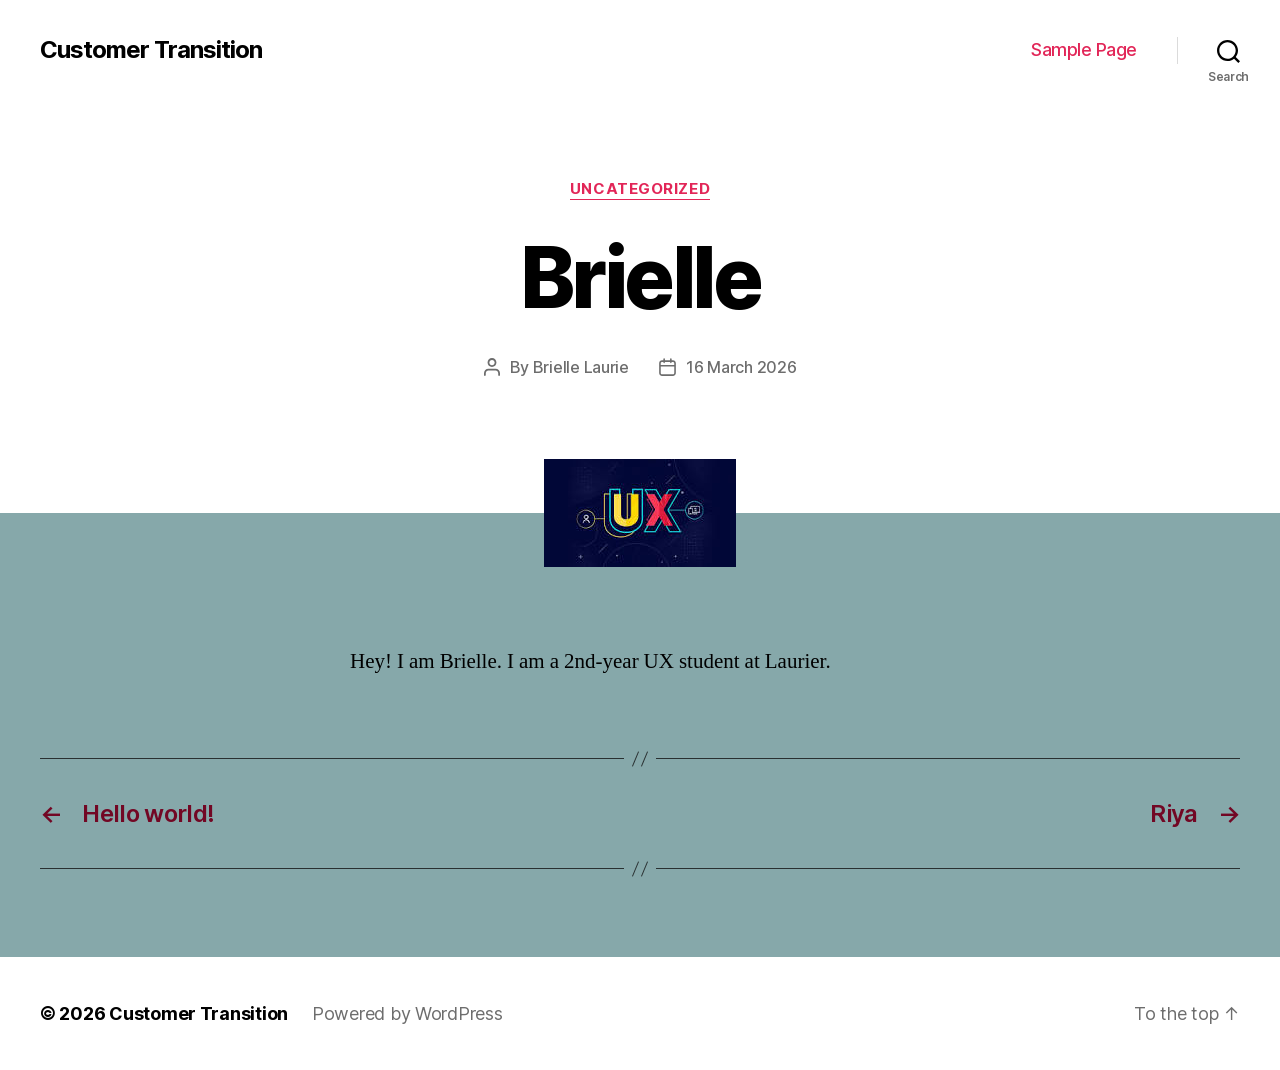
<file: brielle/index.html>
<!DOCTYPE html>

<html class="no-js" lang="en-CA">

	<head>

		<meta charset="UTF-8">
		<meta name="viewport" content="width=device-width, initial-scale=1.0">

		<link rel="profile" href="https://gmpg.org/xfn/11">

		<title>Brielle &#8211; Customer Transition</title>
<meta name='robots' content='max-image-preview:large' />
<link rel='dns-prefetch' href='//localhost' />
<link rel="alternate" type="application/rss+xml" title="Customer Transition &raquo; Feed" href="/feed/" />
<link rel="alternate" type="application/rss+xml" title="Customer Transition &raquo; Comments Feed" href="/comments/feed/" />
<link rel="alternate" type="application/rss+xml" title="Customer Transition &raquo; Brielle Comments Feed" href="/brielle/feed/" />
<link rel="alternate" title="oEmbed (JSON)" type="application/json+oembed" href="/wp-json/oembed/1.0/embed?url=http%3A%2F%2Flocalhost%3A8000%2Fbrielle%2F" />
<link rel="alternate" title="oEmbed (XML)" type="text/xml+oembed" href="/wp-json/oembed/1.0/embed?url=http%3A%2F%2Flocalhost%3A8000%2Fbrielle%2F&#038;format=xml" />
<script async src="https://www.googletagmanager.com/gtag/js?id=G-NSQG156VXY"></script>
<script>
var tinyGtagJsOptions = {"ga4":"G-NSQG156VXY"};
window.dataLayer || (dataLayer = []);
function gtag(){dataLayer.push(arguments);}
gtag('js', new Date());
gtag('config', "G-NSQG156VXY");
</script>
<style id='wp-img-auto-sizes-contain-inline-css'>
img:is([sizes=auto i],[sizes^="auto," i]){contain-intrinsic-size:3000px 1500px}
/*# sourceURL=wp-img-auto-sizes-contain-inline-css */
</style>
<style id='wp-emoji-styles-inline-css'>

	img.wp-smiley, img.emoji {
		display: inline !important;
		border: none !important;
		box-shadow: none !important;
		height: 1em !important;
		width: 1em !important;
		margin: 0 0.07em !important;
		vertical-align: -0.1em !important;
		background: none !important;
		padding: 0 !important;
	}
/*# sourceURL=wp-emoji-styles-inline-css */
</style>
<style id='wp-block-library-inline-css'>
:root{--wp-block-synced-color:#7a00df;--wp-block-synced-color--rgb:122,0,223;--wp-bound-block-color:var(--wp-block-synced-color);--wp-editor-canvas-background:#ddd;--wp-admin-theme-color:#007cba;--wp-admin-theme-color--rgb:0,124,186;--wp-admin-theme-color-darker-10:#006ba1;--wp-admin-theme-color-darker-10--rgb:0,107,160.5;--wp-admin-theme-color-darker-20:#005a87;--wp-admin-theme-color-darker-20--rgb:0,90,135;--wp-admin-border-width-focus:2px}@media (min-resolution:192dpi){:root{--wp-admin-border-width-focus:1.5px}}.wp-element-button{cursor:pointer}:root .has-very-light-gray-background-color{background-color:#eee}:root .has-very-dark-gray-background-color{background-color:#313131}:root .has-very-light-gray-color{color:#eee}:root .has-very-dark-gray-color{color:#313131}:root .has-vivid-green-cyan-to-vivid-cyan-blue-gradient-background{background:linear-gradient(135deg,#00d084,#0693e3)}:root .has-purple-crush-gradient-background{background:linear-gradient(135deg,#34e2e4,#4721fb 50%,#ab1dfe)}:root .has-hazy-dawn-gradient-background{background:linear-gradient(135deg,#faaca8,#dad0ec)}:root .has-subdued-olive-gradient-background{background:linear-gradient(135deg,#fafae1,#67a671)}:root .has-atomic-cream-gradient-background{background:linear-gradient(135deg,#fdd79a,#004a59)}:root .has-nightshade-gradient-background{background:linear-gradient(135deg,#330968,#31cdcf)}:root .has-midnight-gradient-background{background:linear-gradient(135deg,#020381,#2874fc)}:root{--wp--preset--font-size--normal:16px;--wp--preset--font-size--huge:42px}.has-regular-font-size{font-size:1em}.has-larger-font-size{font-size:2.625em}.has-normal-font-size{font-size:var(--wp--preset--font-size--normal)}.has-huge-font-size{font-size:var(--wp--preset--font-size--huge)}.has-text-align-center{text-align:center}.has-text-align-left{text-align:left}.has-text-align-right{text-align:right}.has-fit-text{white-space:nowrap!important}#end-resizable-editor-section{display:none}.aligncenter{clear:both}.items-justified-left{justify-content:flex-start}.items-justified-center{justify-content:center}.items-justified-right{justify-content:flex-end}.items-justified-space-between{justify-content:space-between}.screen-reader-text{border:0;clip-path:inset(50%);height:1px;margin:-1px;overflow:hidden;padding:0;position:absolute;width:1px;word-wrap:normal!important}.screen-reader-text:focus{background-color:#ddd;clip-path:none;color:#444;display:block;font-size:1em;height:auto;left:5px;line-height:normal;padding:15px 23px 14px;text-decoration:none;top:5px;width:auto;z-index:100000}html :where(.has-border-color){border-style:solid}html :where([style*=border-top-color]){border-top-style:solid}html :where([style*=border-right-color]){border-right-style:solid}html :where([style*=border-bottom-color]){border-bottom-style:solid}html :where([style*=border-left-color]){border-left-style:solid}html :where([style*=border-width]){border-style:solid}html :where([style*=border-top-width]){border-top-style:solid}html :where([style*=border-right-width]){border-right-style:solid}html :where([style*=border-bottom-width]){border-bottom-style:solid}html :where([style*=border-left-width]){border-left-style:solid}html :where(img[class*=wp-image-]){height:auto;max-width:100%}:where(figure){margin:0 0 1em}html :where(.is-position-sticky){--wp-admin--admin-bar--position-offset:var(--wp-admin--admin-bar--height,0px)}@media screen and (max-width:600px){html :where(.is-position-sticky){--wp-admin--admin-bar--position-offset:0px}}

/*# sourceURL=wp-block-library-inline-css */
</style>
<style id='wp-block-paragraph-inline-css'>
.is-small-text{font-size:.875em}.is-regular-text{font-size:1em}.is-large-text{font-size:2.25em}.is-larger-text{font-size:3em}.has-drop-cap:not(:focus):first-letter{float:left;font-size:8.4em;font-style:normal;font-weight:100;line-height:.68;margin:.05em .1em 0 0;text-transform:uppercase}body.rtl .has-drop-cap:not(:focus):first-letter{float:none;margin-left:.1em}p.has-drop-cap.has-background{overflow:hidden}:root :where(p.has-background){padding:1.25em 2.375em}:where(p.has-text-color:not(.has-link-color)) a{color:inherit}p.has-text-align-left[style*="writing-mode:vertical-lr"],p.has-text-align-right[style*="writing-mode:vertical-rl"]{rotate:180deg}
/*# sourceURL=/wp-includes/blocks/paragraph/style.min.css */
</style>

<style id='classic-theme-styles-inline-css'>
/*! This file is auto-generated */
.wp-block-button__link{color:#fff;background-color:#32373c;border-radius:9999px;box-shadow:none;text-decoration:none;padding:calc(.667em + 2px) calc(1.333em + 2px);font-size:1.125em}.wp-block-file__button{background:#32373c;color:#fff;text-decoration:none}
/*# sourceURL=/wp-includes/css/classic-themes.min.css */
</style>
<style id='global-styles-inline-css'>
:root{--wp--preset--aspect-ratio--square: 1;--wp--preset--aspect-ratio--4-3: 4/3;--wp--preset--aspect-ratio--3-4: 3/4;--wp--preset--aspect-ratio--3-2: 3/2;--wp--preset--aspect-ratio--2-3: 2/3;--wp--preset--aspect-ratio--16-9: 16/9;--wp--preset--aspect-ratio--9-16: 9/16;--wp--preset--color--black: #000000;--wp--preset--color--cyan-bluish-gray: #abb8c3;--wp--preset--color--white: #ffffff;--wp--preset--color--pale-pink: #f78da7;--wp--preset--color--vivid-red: #cf2e2e;--wp--preset--color--luminous-vivid-orange: #ff6900;--wp--preset--color--luminous-vivid-amber: #fcb900;--wp--preset--color--light-green-cyan: #7bdcb5;--wp--preset--color--vivid-green-cyan: #00d084;--wp--preset--color--pale-cyan-blue: #8ed1fc;--wp--preset--color--vivid-cyan-blue: #0693e3;--wp--preset--color--vivid-purple: #9b51e0;--wp--preset--color--accent: #720724;--wp--preset--color--primary: #000000;--wp--preset--color--secondary: #293031;--wp--preset--color--subtle-background: #658e8f;--wp--preset--color--background: #86a8aa;--wp--preset--gradient--vivid-cyan-blue-to-vivid-purple: linear-gradient(135deg,rgb(6,147,227) 0%,rgb(155,81,224) 100%);--wp--preset--gradient--light-green-cyan-to-vivid-green-cyan: linear-gradient(135deg,rgb(122,220,180) 0%,rgb(0,208,130) 100%);--wp--preset--gradient--luminous-vivid-amber-to-luminous-vivid-orange: linear-gradient(135deg,rgb(252,185,0) 0%,rgb(255,105,0) 100%);--wp--preset--gradient--luminous-vivid-orange-to-vivid-red: linear-gradient(135deg,rgb(255,105,0) 0%,rgb(207,46,46) 100%);--wp--preset--gradient--very-light-gray-to-cyan-bluish-gray: linear-gradient(135deg,rgb(238,238,238) 0%,rgb(169,184,195) 100%);--wp--preset--gradient--cool-to-warm-spectrum: linear-gradient(135deg,rgb(74,234,220) 0%,rgb(151,120,209) 20%,rgb(207,42,186) 40%,rgb(238,44,130) 60%,rgb(251,105,98) 80%,rgb(254,248,76) 100%);--wp--preset--gradient--blush-light-purple: linear-gradient(135deg,rgb(255,206,236) 0%,rgb(152,150,240) 100%);--wp--preset--gradient--blush-bordeaux: linear-gradient(135deg,rgb(254,205,165) 0%,rgb(254,45,45) 50%,rgb(107,0,62) 100%);--wp--preset--gradient--luminous-dusk: linear-gradient(135deg,rgb(255,203,112) 0%,rgb(199,81,192) 50%,rgb(65,88,208) 100%);--wp--preset--gradient--pale-ocean: linear-gradient(135deg,rgb(255,245,203) 0%,rgb(182,227,212) 50%,rgb(51,167,181) 100%);--wp--preset--gradient--electric-grass: linear-gradient(135deg,rgb(202,248,128) 0%,rgb(113,206,126) 100%);--wp--preset--gradient--midnight: linear-gradient(135deg,rgb(2,3,129) 0%,rgb(40,116,252) 100%);--wp--preset--font-size--small: 18px;--wp--preset--font-size--medium: 20px;--wp--preset--font-size--large: 26.25px;--wp--preset--font-size--x-large: 42px;--wp--preset--font-size--normal: 21px;--wp--preset--font-size--larger: 32px;--wp--preset--spacing--20: 0.44rem;--wp--preset--spacing--30: 0.67rem;--wp--preset--spacing--40: 1rem;--wp--preset--spacing--50: 1.5rem;--wp--preset--spacing--60: 2.25rem;--wp--preset--spacing--70: 3.38rem;--wp--preset--spacing--80: 5.06rem;--wp--preset--shadow--natural: 6px 6px 9px rgba(0, 0, 0, 0.2);--wp--preset--shadow--deep: 12px 12px 50px rgba(0, 0, 0, 0.4);--wp--preset--shadow--sharp: 6px 6px 0px rgba(0, 0, 0, 0.2);--wp--preset--shadow--outlined: 6px 6px 0px -3px rgb(255, 255, 255), 6px 6px rgb(0, 0, 0);--wp--preset--shadow--crisp: 6px 6px 0px rgb(0, 0, 0);}:where(.is-layout-flex){gap: 0.5em;}:where(.is-layout-grid){gap: 0.5em;}body .is-layout-flex{display: flex;}.is-layout-flex{flex-wrap: wrap;align-items: center;}.is-layout-flex > :is(*, div){margin: 0;}body .is-layout-grid{display: grid;}.is-layout-grid > :is(*, div){margin: 0;}:where(.wp-block-columns.is-layout-flex){gap: 2em;}:where(.wp-block-columns.is-layout-grid){gap: 2em;}:where(.wp-block-post-template.is-layout-flex){gap: 1.25em;}:where(.wp-block-post-template.is-layout-grid){gap: 1.25em;}.has-black-color{color: var(--wp--preset--color--black) !important;}.has-cyan-bluish-gray-color{color: var(--wp--preset--color--cyan-bluish-gray) !important;}.has-white-color{color: var(--wp--preset--color--white) !important;}.has-pale-pink-color{color: var(--wp--preset--color--pale-pink) !important;}.has-vivid-red-color{color: var(--wp--preset--color--vivid-red) !important;}.has-luminous-vivid-orange-color{color: var(--wp--preset--color--luminous-vivid-orange) !important;}.has-luminous-vivid-amber-color{color: var(--wp--preset--color--luminous-vivid-amber) !important;}.has-light-green-cyan-color{color: var(--wp--preset--color--light-green-cyan) !important;}.has-vivid-green-cyan-color{color: var(--wp--preset--color--vivid-green-cyan) !important;}.has-pale-cyan-blue-color{color: var(--wp--preset--color--pale-cyan-blue) !important;}.has-vivid-cyan-blue-color{color: var(--wp--preset--color--vivid-cyan-blue) !important;}.has-vivid-purple-color{color: var(--wp--preset--color--vivid-purple) !important;}.has-black-background-color{background-color: var(--wp--preset--color--black) !important;}.has-cyan-bluish-gray-background-color{background-color: var(--wp--preset--color--cyan-bluish-gray) !important;}.has-white-background-color{background-color: var(--wp--preset--color--white) !important;}.has-pale-pink-background-color{background-color: var(--wp--preset--color--pale-pink) !important;}.has-vivid-red-background-color{background-color: var(--wp--preset--color--vivid-red) !important;}.has-luminous-vivid-orange-background-color{background-color: var(--wp--preset--color--luminous-vivid-orange) !important;}.has-luminous-vivid-amber-background-color{background-color: var(--wp--preset--color--luminous-vivid-amber) !important;}.has-light-green-cyan-background-color{background-color: var(--wp--preset--color--light-green-cyan) !important;}.has-vivid-green-cyan-background-color{background-color: var(--wp--preset--color--vivid-green-cyan) !important;}.has-pale-cyan-blue-background-color{background-color: var(--wp--preset--color--pale-cyan-blue) !important;}.has-vivid-cyan-blue-background-color{background-color: var(--wp--preset--color--vivid-cyan-blue) !important;}.has-vivid-purple-background-color{background-color: var(--wp--preset--color--vivid-purple) !important;}.has-black-border-color{border-color: var(--wp--preset--color--black) !important;}.has-cyan-bluish-gray-border-color{border-color: var(--wp--preset--color--cyan-bluish-gray) !important;}.has-white-border-color{border-color: var(--wp--preset--color--white) !important;}.has-pale-pink-border-color{border-color: var(--wp--preset--color--pale-pink) !important;}.has-vivid-red-border-color{border-color: var(--wp--preset--color--vivid-red) !important;}.has-luminous-vivid-orange-border-color{border-color: var(--wp--preset--color--luminous-vivid-orange) !important;}.has-luminous-vivid-amber-border-color{border-color: var(--wp--preset--color--luminous-vivid-amber) !important;}.has-light-green-cyan-border-color{border-color: var(--wp--preset--color--light-green-cyan) !important;}.has-vivid-green-cyan-border-color{border-color: var(--wp--preset--color--vivid-green-cyan) !important;}.has-pale-cyan-blue-border-color{border-color: var(--wp--preset--color--pale-cyan-blue) !important;}.has-vivid-cyan-blue-border-color{border-color: var(--wp--preset--color--vivid-cyan-blue) !important;}.has-vivid-purple-border-color{border-color: var(--wp--preset--color--vivid-purple) !important;}.has-vivid-cyan-blue-to-vivid-purple-gradient-background{background: var(--wp--preset--gradient--vivid-cyan-blue-to-vivid-purple) !important;}.has-light-green-cyan-to-vivid-green-cyan-gradient-background{background: var(--wp--preset--gradient--light-green-cyan-to-vivid-green-cyan) !important;}.has-luminous-vivid-amber-to-luminous-vivid-orange-gradient-background{background: var(--wp--preset--gradient--luminous-vivid-amber-to-luminous-vivid-orange) !important;}.has-luminous-vivid-orange-to-vivid-red-gradient-background{background: var(--wp--preset--gradient--luminous-vivid-orange-to-vivid-red) !important;}.has-very-light-gray-to-cyan-bluish-gray-gradient-background{background: var(--wp--preset--gradient--very-light-gray-to-cyan-bluish-gray) !important;}.has-cool-to-warm-spectrum-gradient-background{background: var(--wp--preset--gradient--cool-to-warm-spectrum) !important;}.has-blush-light-purple-gradient-background{background: var(--wp--preset--gradient--blush-light-purple) !important;}.has-blush-bordeaux-gradient-background{background: var(--wp--preset--gradient--blush-bordeaux) !important;}.has-luminous-dusk-gradient-background{background: var(--wp--preset--gradient--luminous-dusk) !important;}.has-pale-ocean-gradient-background{background: var(--wp--preset--gradient--pale-ocean) !important;}.has-electric-grass-gradient-background{background: var(--wp--preset--gradient--electric-grass) !important;}.has-midnight-gradient-background{background: var(--wp--preset--gradient--midnight) !important;}.has-small-font-size{font-size: var(--wp--preset--font-size--small) !important;}.has-medium-font-size{font-size: var(--wp--preset--font-size--medium) !important;}.has-large-font-size{font-size: var(--wp--preset--font-size--large) !important;}.has-x-large-font-size{font-size: var(--wp--preset--font-size--x-large) !important;}
/*# sourceURL=global-styles-inline-css */
</style>

<link rel='stylesheet' id='twentytwenty-style-css' href='/wp-content/themes/twentytwenty/style.css?ver=3.0' media='all' />
<style id='twentytwenty-style-inline-css'>
.color-accent,.color-accent-hover:hover,.color-accent-hover:focus,:root .has-accent-color,.has-drop-cap:not(:focus):first-letter,.wp-block-button.is-style-outline,a { color: #720724; }blockquote,.border-color-accent,.border-color-accent-hover:hover,.border-color-accent-hover:focus { border-color: #720724; }button,.button,.faux-button,.wp-block-button__link,.wp-block-file .wp-block-file__button,input[type="button"],input[type="reset"],input[type="submit"],.bg-accent,.bg-accent-hover:hover,.bg-accent-hover:focus,:root .has-accent-background-color,.comment-reply-link { background-color: #720724; }.fill-children-accent,.fill-children-accent * { fill: #720724; }:root .has-background-color,button,.button,.faux-button,.wp-block-button__link,.wp-block-file__button,input[type="button"],input[type="reset"],input[type="submit"],.wp-block-button,.comment-reply-link,.has-background.has-primary-background-color:not(.has-text-color),.has-background.has-primary-background-color *:not(.has-text-color),.has-background.has-accent-background-color:not(.has-text-color),.has-background.has-accent-background-color *:not(.has-text-color) { color: #86a8aa; }:root .has-background-background-color { background-color: #86a8aa; }body,.entry-title a,:root .has-primary-color { color: #000000; }:root .has-primary-background-color { background-color: #000000; }cite,figcaption,.wp-caption-text,.post-meta,.entry-content .wp-block-archives li,.entry-content .wp-block-categories li,.entry-content .wp-block-latest-posts li,.wp-block-latest-comments__comment-date,.wp-block-latest-posts__post-date,.wp-block-embed figcaption,.wp-block-image figcaption,.wp-block-pullquote cite,.comment-metadata,.comment-respond .comment-notes,.comment-respond .logged-in-as,.pagination .dots,.entry-content hr:not(.has-background),hr.styled-separator,:root .has-secondary-color { color: #293031; }:root .has-secondary-background-color { background-color: #293031; }pre,fieldset,input,textarea,table,table *,hr { border-color: #658e8f; }caption,code,code,kbd,samp,.wp-block-table.is-style-stripes tbody tr:nth-child(odd),:root .has-subtle-background-background-color { background-color: #658e8f; }.wp-block-table.is-style-stripes { border-bottom-color: #658e8f; }.wp-block-latest-posts.is-grid li { border-top-color: #658e8f; }:root .has-subtle-background-color { color: #658e8f; }body:not(.overlay-header) .primary-menu > li > a,body:not(.overlay-header) .primary-menu > li > .icon,.modal-menu a,.footer-menu a, .footer-widgets a:where(:not(.wp-block-button__link)),#site-footer .wp-block-button.is-style-outline,.wp-block-pullquote:before,.singular:not(.overlay-header) .entry-header a,.archive-header a,.header-footer-group .color-accent,.header-footer-group .color-accent-hover:hover { color: #e22658; }.social-icons a,#site-footer button:not(.toggle),#site-footer .button,#site-footer .faux-button,#site-footer .wp-block-button__link,#site-footer .wp-block-file__button,#site-footer input[type="button"],#site-footer input[type="reset"],#site-footer input[type="submit"] { background-color: #e22658; }.social-icons a,body:not(.overlay-header) .primary-menu ul,.header-footer-group button,.header-footer-group .button,.header-footer-group .faux-button,.header-footer-group .wp-block-button:not(.is-style-outline) .wp-block-button__link,.header-footer-group .wp-block-file__button,.header-footer-group input[type="button"],.header-footer-group input[type="reset"],.header-footer-group input[type="submit"] { color: #ffffff; }#site-header,.footer-nav-widgets-wrapper,#site-footer,.menu-modal,.menu-modal-inner,.search-modal-inner,.archive-header,.singular .entry-header,.singular .featured-media:before,.wp-block-pullquote:before { background-color: #ffffff; }.header-footer-group,body:not(.overlay-header) #site-header .toggle,.menu-modal .toggle { color: #000000; }body:not(.overlay-header) .primary-menu ul { background-color: #000000; }body:not(.overlay-header) .primary-menu > li > ul:after { border-bottom-color: #000000; }body:not(.overlay-header) .primary-menu ul ul:after { border-left-color: #000000; }.site-description,body:not(.overlay-header) .toggle-inner .toggle-text,.widget .post-date,.widget .rss-date,.widget_archive li,.widget_categories li,.widget cite,.widget_pages li,.widget_meta li,.widget_nav_menu li,.powered-by-wordpress,.footer-credits .privacy-policy,.to-the-top,.singular .entry-header .post-meta,.singular:not(.overlay-header) .entry-header .post-meta a { color: #6d6d6d; }.header-footer-group pre,.header-footer-group fieldset,.header-footer-group input,.header-footer-group textarea,.header-footer-group table,.header-footer-group table *,.footer-nav-widgets-wrapper,#site-footer,.menu-modal nav *,.footer-widgets-outer-wrapper,.footer-top { border-color: #dbdbdb; }.header-footer-group table caption,body:not(.overlay-header) .header-inner .toggle-wrapper::before { background-color: #dbdbdb; }
/*# sourceURL=twentytwenty-style-inline-css */
</style>
<link rel='stylesheet' id='twentytwenty-fonts-css' href='/wp-content/themes/twentytwenty/assets/css/font-inter.css?ver=3.0' media='all' />
<link rel='stylesheet' id='twentytwenty-print-style-css' href='/wp-content/themes/twentytwenty/print.css?ver=3.0' media='print' />
<script src="/wp-content/themes/twentytwenty/assets/js/index.js?ver=3.0" id="twentytwenty-js-js" defer data-wp-strategy="defer"></script>
<link rel="https://api.w.org/" href="/wp-json/" /><link rel="alternate" title="JSON" type="application/json" href="/wp-json/wp/v2/posts/5" /><link rel="EditURI" type="application/rsd+xml" title="RSD" href="/xmlrpc.php?rsd" />
<meta name="generator" content="WordPress 6.9.4" />
<link rel="canonical" href="/brielle/" />
<link rel='shortlink' href='/?p=5' />
<script>
document.documentElement.className = document.documentElement.className.replace( 'no-js', 'js' );
//# sourceURL=twentytwenty_no_js_class
</script>
<style id="custom-background-css">
body.custom-background { background-color: #86a8aa; }
</style>
	
	</head>

	<body class="wp-singular post-template-default single single-post postid-5 single-format-standard custom-background wp-embed-responsive wp-theme-twentytwenty singular enable-search-modal has-post-thumbnail has-single-pagination showing-comments show-avatars footer-top-hidden">

		<a class="skip-link screen-reader-text" href="#site-content">Skip to the content</a>
		<header id="site-header" class="header-footer-group">

			<div class="header-inner section-inner">

				<div class="header-titles-wrapper">

					
						<button class="toggle search-toggle mobile-search-toggle" data-toggle-target=".search-modal" data-toggle-body-class="showing-search-modal" data-set-focus=".search-modal .search-field" aria-expanded="false">
							<span class="toggle-inner">
								<span class="toggle-icon">
									<svg class="svg-icon" aria-hidden="true" role="img" focusable="false" xmlns="https://www.w3.org/2000/svg" width="23" height="23" viewBox="0 0 23 23"><path d="M38.710696,48.0601792 L43,52.3494831 L41.3494831,54 L37.0601792,49.710696 C35.2632422,51.1481185 32.9839107,52.0076499 30.5038249,52.0076499 C24.7027226,52.0076499 20,47.3049272 20,41.5038249 C20,35.7027226 24.7027226,31 30.5038249,31 C36.3049272,31 41.0076499,35.7027226 41.0076499,41.5038249 C41.0076499,43.9839107 40.1481185,46.2632422 38.710696,48.0601792 Z M36.3875844,47.1716785 C37.8030221,45.7026647 38.6734666,43.7048964 38.6734666,41.5038249 C38.6734666,36.9918565 35.0157934,33.3341833 30.5038249,33.3341833 C25.9918565,33.3341833 22.3341833,36.9918565 22.3341833,41.5038249 C22.3341833,46.0157934 25.9918565,49.6734666 30.5038249,49.6734666 C32.7048964,49.6734666 34.7026647,48.8030221 36.1716785,47.3875844 C36.2023931,47.347638 36.2360451,47.3092237 36.2726343,47.2726343 C36.3092237,47.2360451 36.347638,47.2023931 36.3875844,47.1716785 Z" transform="translate(-20 -31)" /></svg>								</span>
								<span class="toggle-text">Search</span>
							</span>
						</button><!-- .search-toggle -->

					
					<div class="header-titles">

						<div class="site-title faux-heading"><a href="/" rel="home">Customer Transition</a></div>
					</div><!-- .header-titles -->

					<button class="toggle nav-toggle mobile-nav-toggle" data-toggle-target=".menu-modal"  data-toggle-body-class="showing-menu-modal" aria-expanded="false" data-set-focus=".close-nav-toggle">
						<span class="toggle-inner">
							<span class="toggle-icon">
								<svg class="svg-icon" aria-hidden="true" role="img" focusable="false" xmlns="https://www.w3.org/2000/svg" width="26" height="7" viewBox="0 0 26 7"><path fill-rule="evenodd" d="M332.5,45 C330.567003,45 329,43.4329966 329,41.5 C329,39.5670034 330.567003,38 332.5,38 C334.432997,38 336,39.5670034 336,41.5 C336,43.4329966 334.432997,45 332.5,45 Z M342,45 C340.067003,45 338.5,43.4329966 338.5,41.5 C338.5,39.5670034 340.067003,38 342,38 C343.932997,38 345.5,39.5670034 345.5,41.5 C345.5,43.4329966 343.932997,45 342,45 Z M351.5,45 C349.567003,45 348,43.4329966 348,41.5 C348,39.5670034 349.567003,38 351.5,38 C353.432997,38 355,39.5670034 355,41.5 C355,43.4329966 353.432997,45 351.5,45 Z" transform="translate(-329 -38)" /></svg>							</span>
							<span class="toggle-text">Menu</span>
						</span>
					</button><!-- .nav-toggle -->

				</div><!-- .header-titles-wrapper -->

				<div class="header-navigation-wrapper">

					
							<nav class="primary-menu-wrapper" aria-label="Horizontal">

								<ul class="primary-menu reset-list-style">

								<li class="page_item page-item-2"><a href="/sample-page/">Sample Page</a></li>

								</ul>

							</nav><!-- .primary-menu-wrapper -->

						
						<div class="header-toggles hide-no-js">

						
							<div class="toggle-wrapper search-toggle-wrapper">

								<button class="toggle search-toggle desktop-search-toggle" data-toggle-target=".search-modal" data-toggle-body-class="showing-search-modal" data-set-focus=".search-modal .search-field" aria-expanded="false">
									<span class="toggle-inner">
										<svg class="svg-icon" aria-hidden="true" role="img" focusable="false" xmlns="https://www.w3.org/2000/svg" width="23" height="23" viewBox="0 0 23 23"><path d="M38.710696,48.0601792 L43,52.3494831 L41.3494831,54 L37.0601792,49.710696 C35.2632422,51.1481185 32.9839107,52.0076499 30.5038249,52.0076499 C24.7027226,52.0076499 20,47.3049272 20,41.5038249 C20,35.7027226 24.7027226,31 30.5038249,31 C36.3049272,31 41.0076499,35.7027226 41.0076499,41.5038249 C41.0076499,43.9839107 40.1481185,46.2632422 38.710696,48.0601792 Z M36.3875844,47.1716785 C37.8030221,45.7026647 38.6734666,43.7048964 38.6734666,41.5038249 C38.6734666,36.9918565 35.0157934,33.3341833 30.5038249,33.3341833 C25.9918565,33.3341833 22.3341833,36.9918565 22.3341833,41.5038249 C22.3341833,46.0157934 25.9918565,49.6734666 30.5038249,49.6734666 C32.7048964,49.6734666 34.7026647,48.8030221 36.1716785,47.3875844 C36.2023931,47.347638 36.2360451,47.3092237 36.2726343,47.2726343 C36.3092237,47.2360451 36.347638,47.2023931 36.3875844,47.1716785 Z" transform="translate(-20 -31)" /></svg>										<span class="toggle-text">Search</span>
									</span>
								</button><!-- .search-toggle -->

							</div>

							
						</div><!-- .header-toggles -->
						
				</div><!-- .header-navigation-wrapper -->

			</div><!-- .header-inner -->

			<div class="search-modal cover-modal header-footer-group" data-modal-target-string=".search-modal" role="dialog" aria-modal="true" aria-label="Search">

	<div class="search-modal-inner modal-inner">

		<div class="section-inner">

			<form role="search" aria-label="Search for:" method="get" class="search-form" action="/">
	<label for="search-form-1">
		<span class="screen-reader-text">
			Search for:		</span>
		<input type="search" id="search-form-1" class="search-field" placeholder="Search &hellip;" value="" name="s" />
	</label>
	<input type="submit" class="search-submit" value="Search" />
</form>

			<button class="toggle search-untoggle close-search-toggle fill-children-current-color" data-toggle-target=".search-modal" data-toggle-body-class="showing-search-modal" data-set-focus=".search-modal .search-field">
				<span class="screen-reader-text">
					Close search				</span>
				<svg class="svg-icon" aria-hidden="true" role="img" focusable="false" xmlns="https://www.w3.org/2000/svg" width="16" height="16" viewBox="0 0 16 16"><polygon fill="" fill-rule="evenodd" points="6.852 7.649 .399 1.195 1.445 .149 7.899 6.602 14.352 .149 15.399 1.195 8.945 7.649 15.399 14.102 14.352 15.149 7.899 8.695 1.445 15.149 .399 14.102" /></svg>			</button><!-- .search-toggle -->

		</div><!-- .section-inner -->

	</div><!-- .search-modal-inner -->

</div><!-- .menu-modal -->

		</header><!-- #site-header -->

		
<div class="menu-modal cover-modal header-footer-group" data-modal-target-string=".menu-modal">

	<div class="menu-modal-inner modal-inner">

		<div class="menu-wrapper section-inner">

			<div class="menu-top">

				<button class="toggle close-nav-toggle fill-children-current-color" data-toggle-target=".menu-modal" data-toggle-body-class="showing-menu-modal" data-set-focus=".menu-modal">
					<span class="toggle-text">Close Menu</span>
					<svg class="svg-icon" aria-hidden="true" role="img" focusable="false" xmlns="https://www.w3.org/2000/svg" width="16" height="16" viewBox="0 0 16 16"><polygon fill="" fill-rule="evenodd" points="6.852 7.649 .399 1.195 1.445 .149 7.899 6.602 14.352 .149 15.399 1.195 8.945 7.649 15.399 14.102 14.352 15.149 7.899 8.695 1.445 15.149 .399 14.102" /></svg>				</button><!-- .nav-toggle -->

				
					<nav class="mobile-menu" aria-label="Mobile">

						<ul class="modal-menu reset-list-style">

						<li class="page_item page-item-2"><div class="ancestor-wrapper"><a href="/sample-page/">Sample Page</a></div><!-- .ancestor-wrapper --></li>

						</ul>

					</nav>

					
			</div><!-- .menu-top -->

			<div class="menu-bottom">

				
			</div><!-- .menu-bottom -->

		</div><!-- .menu-wrapper -->

	</div><!-- .menu-modal-inner -->

</div><!-- .menu-modal -->

<main id="site-content">

	
<article class="post-5 post type-post status-publish format-standard has-post-thumbnail hentry category-uncategorized" id="post-5">

	
<header class="entry-header has-text-align-center header-footer-group">

	<div class="entry-header-inner section-inner medium">

		
			<div class="entry-categories">
				<span class="screen-reader-text">
					Categories				</span>
				<div class="entry-categories-inner">
					<a href="/category/uncategorized/" rel="category tag">Uncategorized</a>				</div><!-- .entry-categories-inner -->
			</div><!-- .entry-categories -->

			<h1 class="entry-title">Brielle</h1>
		<div class="post-meta-wrapper post-meta-single post-meta-single-top">

			<ul class="post-meta">

									<li class="post-author meta-wrapper">
						<span class="meta-icon">
							<span class="screen-reader-text">
								Post author							</span>
							<svg class="svg-icon" aria-hidden="true" role="img" focusable="false" xmlns="https://www.w3.org/2000/svg" width="18" height="20" viewBox="0 0 18 20"><path fill="" d="M18,19 C18,19.5522847 17.5522847,20 17,20 C16.4477153,20 16,19.5522847 16,19 L16,17 C16,15.3431458 14.6568542,14 13,14 L5,14 C3.34314575,14 2,15.3431458 2,17 L2,19 C2,19.5522847 1.55228475,20 1,20 C0.44771525,20 0,19.5522847 0,19 L0,17 C0,14.2385763 2.23857625,12 5,12 L13,12 C15.7614237,12 18,14.2385763 18,17 L18,19 Z M9,10 C6.23857625,10 4,7.76142375 4,5 C4,2.23857625 6.23857625,0 9,0 C11.7614237,0 14,2.23857625 14,5 C14,7.76142375 11.7614237,10 9,10 Z M9,8 C10.6568542,8 12,6.65685425 12,5 C12,3.34314575 10.6568542,2 9,2 C7.34314575,2 6,3.34314575 6,5 C6,6.65685425 7.34314575,8 9,8 Z" /></svg>						</span>
						<span class="meta-text">
							By <a href="/author/brielle/">Brielle Laurie</a>						</span>
					</li>
										<li class="post-date meta-wrapper">
						<span class="meta-icon">
							<span class="screen-reader-text">
								Post date							</span>
							<svg class="svg-icon" aria-hidden="true" role="img" focusable="false" xmlns="https://www.w3.org/2000/svg" width="18" height="19" viewBox="0 0 18 19"><path fill="" d="M4.60069444,4.09375 L3.25,4.09375 C2.47334957,4.09375 1.84375,4.72334957 1.84375,5.5 L1.84375,7.26736111 L16.15625,7.26736111 L16.15625,5.5 C16.15625,4.72334957 15.5266504,4.09375 14.75,4.09375 L13.3993056,4.09375 L13.3993056,4.55555556 C13.3993056,5.02154581 13.0215458,5.39930556 12.5555556,5.39930556 C12.0895653,5.39930556 11.7118056,5.02154581 11.7118056,4.55555556 L11.7118056,4.09375 L6.28819444,4.09375 L6.28819444,4.55555556 C6.28819444,5.02154581 5.9104347,5.39930556 5.44444444,5.39930556 C4.97845419,5.39930556 4.60069444,5.02154581 4.60069444,4.55555556 L4.60069444,4.09375 Z M6.28819444,2.40625 L11.7118056,2.40625 L11.7118056,1 C11.7118056,0.534009742 12.0895653,0.15625 12.5555556,0.15625 C13.0215458,0.15625 13.3993056,0.534009742 13.3993056,1 L13.3993056,2.40625 L14.75,2.40625 C16.4586309,2.40625 17.84375,3.79136906 17.84375,5.5 L17.84375,15.875 C17.84375,17.5836309 16.4586309,18.96875 14.75,18.96875 L3.25,18.96875 C1.54136906,18.96875 0.15625,17.5836309 0.15625,15.875 L0.15625,5.5 C0.15625,3.79136906 1.54136906,2.40625 3.25,2.40625 L4.60069444,2.40625 L4.60069444,1 C4.60069444,0.534009742 4.97845419,0.15625 5.44444444,0.15625 C5.9104347,0.15625 6.28819444,0.534009742 6.28819444,1 L6.28819444,2.40625 Z M1.84375,8.95486111 L1.84375,15.875 C1.84375,16.6516504 2.47334957,17.28125 3.25,17.28125 L14.75,17.28125 C15.5266504,17.28125 16.15625,16.6516504 16.15625,15.875 L16.15625,8.95486111 L1.84375,8.95486111 Z" /></svg>						</span>
						<span class="meta-text">
							<a href="/brielle/">16 March 2026</a>
						</span>
					</li>
					
			</ul><!-- .post-meta -->

		</div><!-- .post-meta-wrapper -->

		
	</div><!-- .entry-header-inner -->

</header><!-- .entry-header -->

	<figure class="featured-media">

		<div class="featured-media-inner section-inner">

			<img width="192" height="108" src="/wp-content/uploads/2026/03/images.jpeg" class="attachment-post-thumbnail size-post-thumbnail wp-post-image" alt="" decoding="async" />
		</div><!-- .featured-media-inner -->

	</figure><!-- .featured-media -->

	
	<div class="post-inner thin ">

		<div class="entry-content">

			
<p>Hey! I am Brielle. I am a 2nd-year UX student at Laurier.</p>



<p></p>

		</div><!-- .entry-content -->

	</div><!-- .post-inner -->

	<div class="section-inner">
		
	</div><!-- .section-inner -->

	
	<nav class="pagination-single section-inner" aria-label="Post">

		<hr class="styled-separator is-style-wide" aria-hidden="true" />

		<div class="pagination-single-inner">

			
				<a class="previous-post" href="/hello-world/">
					<span class="arrow" aria-hidden="true">&larr;</span>
					<span class="title"><span class="title-inner">Hello world!</span></span>
				</a>

				
				<a class="next-post" href="/riya/">
					<span class="arrow" aria-hidden="true">&rarr;</span>
						<span class="title"><span class="title-inner">Riya</span></span>
				</a>
				
		</div><!-- .pagination-single-inner -->

		<hr class="styled-separator is-style-wide" aria-hidden="true" />

	</nav><!-- .pagination-single -->

	
</article><!-- .post -->

</main><!-- #site-content -->


			<footer id="site-footer" class="header-footer-group">

				<div class="section-inner">

					<div class="footer-credits">

						<p class="footer-copyright">&copy;
							2026							<a href="/">Customer Transition</a>
						</p><!-- .footer-copyright -->

						
						<p class="powered-by-wordpress">
							<a href="https://wordpress.org/">
								Powered by WordPress							</a>
						</p><!-- .powered-by-wordpress -->

					</div><!-- .footer-credits -->

					<a class="to-the-top" href="#site-header">
						<span class="to-the-top-long">
							To the top <span class="arrow" aria-hidden="true">&uarr;</span>						</span><!-- .to-the-top-long -->
						<span class="to-the-top-short">
							Up <span class="arrow" aria-hidden="true">&uarr;</span>						</span><!-- .to-the-top-short -->
					</a><!-- .to-the-top -->

				</div><!-- .section-inner -->

			</footer><!-- #site-footer -->

		<script type="speculationrules">
{"prefetch":[{"source":"document","where":{"and":[{"href_matches":"/*"},{"not":{"href_matches":["/wp-*.php","/wp-admin/*","/wp-content/uploads/*","/wp-content/*","/wp-content/plugins/*","/wp-content/themes/twentytwenty/*","/*\\?(.+)"]}},{"not":{"selector_matches":"a[rel~=\"nofollow\"]"}},{"not":{"selector_matches":".no-prefetch, .no-prefetch a"}}]},"eagerness":"conservative"}]}
</script>
<script id="wp-emoji-settings" type="application/json">
{"baseUrl":"https://s.w.org/images/core/emoji/17.0.2/72x72/","ext":".png","svgUrl":"https://s.w.org/images/core/emoji/17.0.2/svg/","svgExt":".svg","source":{"concatemoji":"/wp-includes/js/wp-emoji-release.min.js?ver=6.9.4"}}
</script>
<script type="module">
/*! This file is auto-generated */
const a=JSON.parse(document.getElementById("wp-emoji-settings").textContent),o=(window._wpemojiSettings=a,"wpEmojiSettingsSupports"),s=["flag","emoji"];function i(e){try{var t={supportTests:e,timestamp:(new Date).valueOf()};sessionStorage.setItem(o,JSON.stringify(t))}catch(e){}}function c(e,t,n){e.clearRect(0,0,e.canvas.width,e.canvas.height),e.fillText(t,0,0);t=new Uint32Array(e.getImageData(0,0,e.canvas.width,e.canvas.height).data);e.clearRect(0,0,e.canvas.width,e.canvas.height),e.fillText(n,0,0);const a=new Uint32Array(e.getImageData(0,0,e.canvas.width,e.canvas.height).data);return t.every((e,t)=>e===a[t])}function p(e,t){e.clearRect(0,0,e.canvas.width,e.canvas.height),e.fillText(t,0,0);var n=e.getImageData(16,16,1,1);for(let e=0;e<n.data.length;e++)if(0!==n.data[e])return!1;return!0}function u(e,t,n,a){switch(t){case"flag":return n(e,"\ud83c\udff3\ufe0f\u200d\u26a7\ufe0f","\ud83c\udff3\ufe0f\u200b\u26a7\ufe0f")?!1:!n(e,"\ud83c\udde8\ud83c\uddf6","\ud83c\udde8\u200b\ud83c\uddf6")&&!n(e,"\ud83c\udff4\udb40\udc67\udb40\udc62\udb40\udc65\udb40\udc6e\udb40\udc67\udb40\udc7f","\ud83c\udff4\u200b\udb40\udc67\u200b\udb40\udc62\u200b\udb40\udc65\u200b\udb40\udc6e\u200b\udb40\udc67\u200b\udb40\udc7f");case"emoji":return!a(e,"\ud83e\u1fac8")}return!1}function f(e,t,n,a){let r;const o=(r="undefined"!=typeof WorkerGlobalScope&&self instanceof WorkerGlobalScope?new OffscreenCanvas(300,150):document.createElement("canvas")).getContext("2d",{willReadFrequently:!0}),s=(o.textBaseline="top",o.font="600 32px Arial",{});return e.forEach(e=>{s[e]=t(o,e,n,a)}),s}function r(e){var t=document.createElement("script");t.src=e,t.defer=!0,document.head.appendChild(t)}a.supports={everything:!0,everythingExceptFlag:!0},new Promise(t=>{let n=function(){try{var e=JSON.parse(sessionStorage.getItem(o));if("object"==typeof e&&"number"==typeof e.timestamp&&(new Date).valueOf()<e.timestamp+604800&&"object"==typeof e.supportTests)return e.supportTests}catch(e){}return null}();if(!n){if("undefined"!=typeof Worker&&"undefined"!=typeof OffscreenCanvas&&"undefined"!=typeof URL&&URL.createObjectURL&&"undefined"!=typeof Blob)try{var e="postMessage("+f.toString()+"("+[JSON.stringify(s),u.toString(),c.toString(),p.toString()].join(",")+"));",a=new Blob([e],{type:"text/javascript"});const r=new Worker(URL.createObjectURL(a),{name:"wpTestEmojiSupports"});return void(r.onmessage=e=>{i(n=e.data),r.terminate(),t(n)})}catch(e){}i(n=f(s,u,c,p))}t(n)}).then(e=>{for(const n in e)a.supports[n]=e[n],a.supports.everything=a.supports.everything&&a.supports[n],"flag"!==n&&(a.supports.everythingExceptFlag=a.supports.everythingExceptFlag&&a.supports[n]);var t;a.supports.everythingExceptFlag=a.supports.everythingExceptFlag&&!a.supports.flag,a.supports.everything||((t=a.source||{}).concatemoji?r(t.concatemoji):t.wpemoji&&t.twemoji&&(r(t.twemoji),r(t.wpemoji)))});
//# sourceURL=/wp-includes/js/wp-emoji-loader.min.js
</script>

	</body>
</html>
</file>
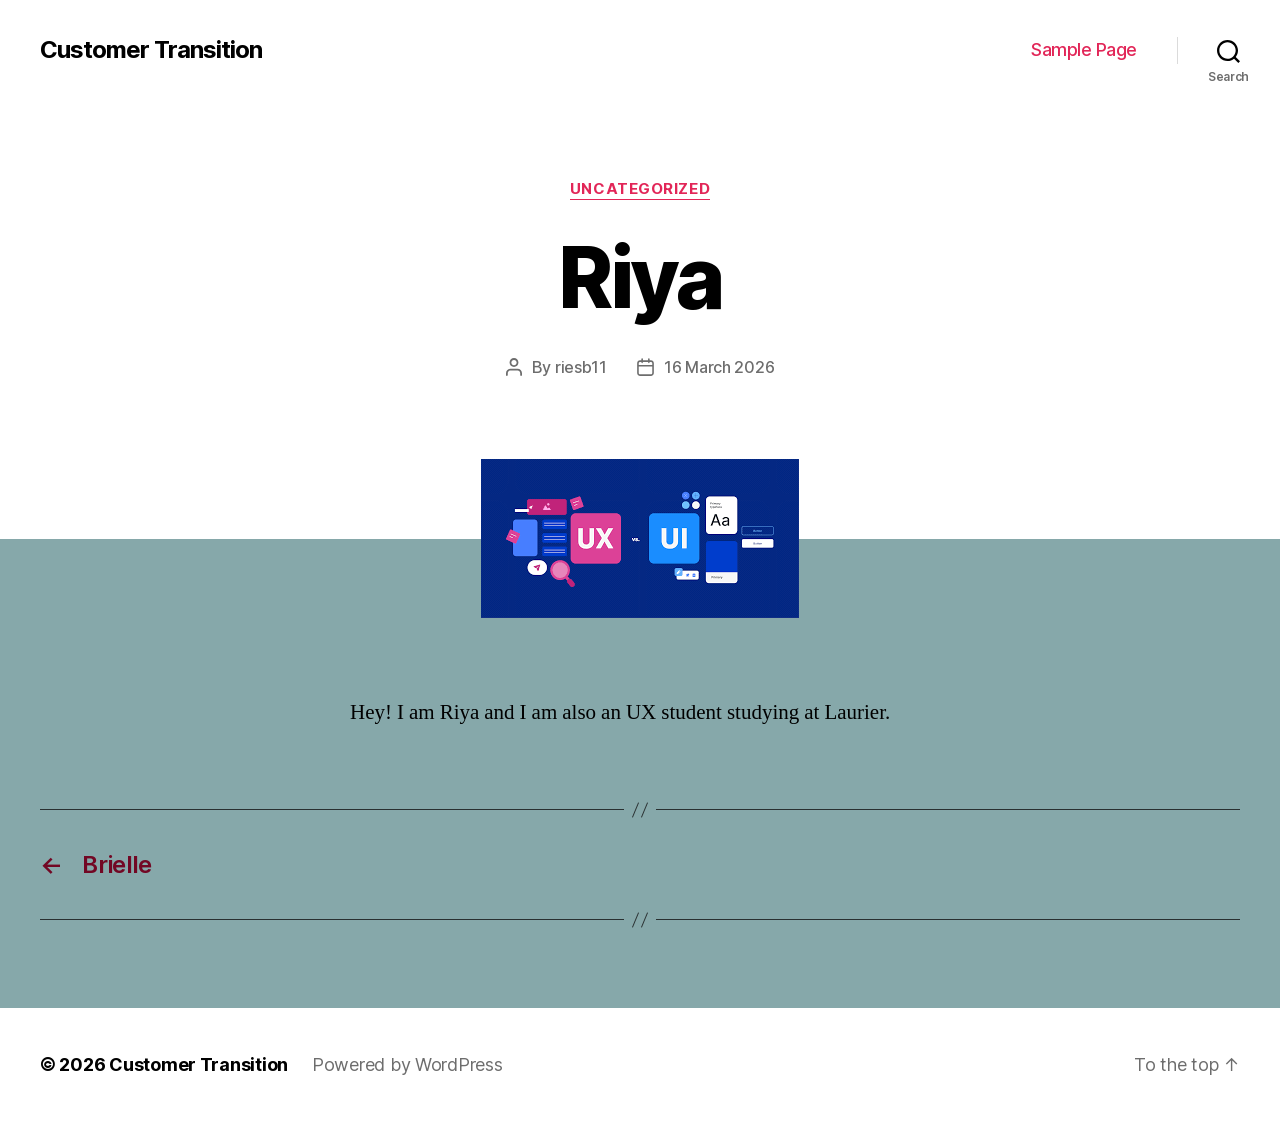
<file: riya/index.html>
<!DOCTYPE html>

<html class="no-js" lang="en-CA">

	<head>

		<meta charset="UTF-8">
		<meta name="viewport" content="width=device-width, initial-scale=1.0">

		<link rel="profile" href="https://gmpg.org/xfn/11">

		<title>Riya &#8211; Customer Transition</title>
<meta name='robots' content='max-image-preview:large' />
<link rel='dns-prefetch' href='//localhost' />
<link rel="alternate" type="application/rss+xml" title="Customer Transition &raquo; Feed" href="/feed/" />
<link rel="alternate" type="application/rss+xml" title="Customer Transition &raquo; Comments Feed" href="/comments/feed/" />
<link rel="alternate" type="application/rss+xml" title="Customer Transition &raquo; Riya Comments Feed" href="/riya/feed/" />
<link rel="alternate" title="oEmbed (JSON)" type="application/json+oembed" href="/wp-json/oembed/1.0/embed?url=http%3A%2F%2Flocalhost%3A8000%2Friya%2F" />
<link rel="alternate" title="oEmbed (XML)" type="text/xml+oembed" href="/wp-json/oembed/1.0/embed?url=http%3A%2F%2Flocalhost%3A8000%2Friya%2F&#038;format=xml" />
<script async src="https://www.googletagmanager.com/gtag/js?id=G-NSQG156VXY"></script>
<script>
var tinyGtagJsOptions = {"ga4":"G-NSQG156VXY"};
window.dataLayer || (dataLayer = []);
function gtag(){dataLayer.push(arguments);}
gtag('js', new Date());
gtag('config', "G-NSQG156VXY");
</script>
<style id='wp-img-auto-sizes-contain-inline-css'>
img:is([sizes=auto i],[sizes^="auto," i]){contain-intrinsic-size:3000px 1500px}
/*# sourceURL=wp-img-auto-sizes-contain-inline-css */
</style>
<style id='wp-emoji-styles-inline-css'>

	img.wp-smiley, img.emoji {
		display: inline !important;
		border: none !important;
		box-shadow: none !important;
		height: 1em !important;
		width: 1em !important;
		margin: 0 0.07em !important;
		vertical-align: -0.1em !important;
		background: none !important;
		padding: 0 !important;
	}
/*# sourceURL=wp-emoji-styles-inline-css */
</style>
<style id='wp-block-library-inline-css'>
:root{--wp-block-synced-color:#7a00df;--wp-block-synced-color--rgb:122,0,223;--wp-bound-block-color:var(--wp-block-synced-color);--wp-editor-canvas-background:#ddd;--wp-admin-theme-color:#007cba;--wp-admin-theme-color--rgb:0,124,186;--wp-admin-theme-color-darker-10:#006ba1;--wp-admin-theme-color-darker-10--rgb:0,107,160.5;--wp-admin-theme-color-darker-20:#005a87;--wp-admin-theme-color-darker-20--rgb:0,90,135;--wp-admin-border-width-focus:2px}@media (min-resolution:192dpi){:root{--wp-admin-border-width-focus:1.5px}}.wp-element-button{cursor:pointer}:root .has-very-light-gray-background-color{background-color:#eee}:root .has-very-dark-gray-background-color{background-color:#313131}:root .has-very-light-gray-color{color:#eee}:root .has-very-dark-gray-color{color:#313131}:root .has-vivid-green-cyan-to-vivid-cyan-blue-gradient-background{background:linear-gradient(135deg,#00d084,#0693e3)}:root .has-purple-crush-gradient-background{background:linear-gradient(135deg,#34e2e4,#4721fb 50%,#ab1dfe)}:root .has-hazy-dawn-gradient-background{background:linear-gradient(135deg,#faaca8,#dad0ec)}:root .has-subdued-olive-gradient-background{background:linear-gradient(135deg,#fafae1,#67a671)}:root .has-atomic-cream-gradient-background{background:linear-gradient(135deg,#fdd79a,#004a59)}:root .has-nightshade-gradient-background{background:linear-gradient(135deg,#330968,#31cdcf)}:root .has-midnight-gradient-background{background:linear-gradient(135deg,#020381,#2874fc)}:root{--wp--preset--font-size--normal:16px;--wp--preset--font-size--huge:42px}.has-regular-font-size{font-size:1em}.has-larger-font-size{font-size:2.625em}.has-normal-font-size{font-size:var(--wp--preset--font-size--normal)}.has-huge-font-size{font-size:var(--wp--preset--font-size--huge)}.has-text-align-center{text-align:center}.has-text-align-left{text-align:left}.has-text-align-right{text-align:right}.has-fit-text{white-space:nowrap!important}#end-resizable-editor-section{display:none}.aligncenter{clear:both}.items-justified-left{justify-content:flex-start}.items-justified-center{justify-content:center}.items-justified-right{justify-content:flex-end}.items-justified-space-between{justify-content:space-between}.screen-reader-text{border:0;clip-path:inset(50%);height:1px;margin:-1px;overflow:hidden;padding:0;position:absolute;width:1px;word-wrap:normal!important}.screen-reader-text:focus{background-color:#ddd;clip-path:none;color:#444;display:block;font-size:1em;height:auto;left:5px;line-height:normal;padding:15px 23px 14px;text-decoration:none;top:5px;width:auto;z-index:100000}html :where(.has-border-color){border-style:solid}html :where([style*=border-top-color]){border-top-style:solid}html :where([style*=border-right-color]){border-right-style:solid}html :where([style*=border-bottom-color]){border-bottom-style:solid}html :where([style*=border-left-color]){border-left-style:solid}html :where([style*=border-width]){border-style:solid}html :where([style*=border-top-width]){border-top-style:solid}html :where([style*=border-right-width]){border-right-style:solid}html :where([style*=border-bottom-width]){border-bottom-style:solid}html :where([style*=border-left-width]){border-left-style:solid}html :where(img[class*=wp-image-]){height:auto;max-width:100%}:where(figure){margin:0 0 1em}html :where(.is-position-sticky){--wp-admin--admin-bar--position-offset:var(--wp-admin--admin-bar--height,0px)}@media screen and (max-width:600px){html :where(.is-position-sticky){--wp-admin--admin-bar--position-offset:0px}}

/*# sourceURL=wp-block-library-inline-css */
</style>
<style id='wp-block-paragraph-inline-css'>
.is-small-text{font-size:.875em}.is-regular-text{font-size:1em}.is-large-text{font-size:2.25em}.is-larger-text{font-size:3em}.has-drop-cap:not(:focus):first-letter{float:left;font-size:8.4em;font-style:normal;font-weight:100;line-height:.68;margin:.05em .1em 0 0;text-transform:uppercase}body.rtl .has-drop-cap:not(:focus):first-letter{float:none;margin-left:.1em}p.has-drop-cap.has-background{overflow:hidden}:root :where(p.has-background){padding:1.25em 2.375em}:where(p.has-text-color:not(.has-link-color)) a{color:inherit}p.has-text-align-left[style*="writing-mode:vertical-lr"],p.has-text-align-right[style*="writing-mode:vertical-rl"]{rotate:180deg}
/*# sourceURL=/wp-includes/blocks/paragraph/style.min.css */
</style>

<style id='classic-theme-styles-inline-css'>
/*! This file is auto-generated */
.wp-block-button__link{color:#fff;background-color:#32373c;border-radius:9999px;box-shadow:none;text-decoration:none;padding:calc(.667em + 2px) calc(1.333em + 2px);font-size:1.125em}.wp-block-file__button{background:#32373c;color:#fff;text-decoration:none}
/*# sourceURL=/wp-includes/css/classic-themes.min.css */
</style>
<style id='global-styles-inline-css'>
:root{--wp--preset--aspect-ratio--square: 1;--wp--preset--aspect-ratio--4-3: 4/3;--wp--preset--aspect-ratio--3-4: 3/4;--wp--preset--aspect-ratio--3-2: 3/2;--wp--preset--aspect-ratio--2-3: 2/3;--wp--preset--aspect-ratio--16-9: 16/9;--wp--preset--aspect-ratio--9-16: 9/16;--wp--preset--color--black: #000000;--wp--preset--color--cyan-bluish-gray: #abb8c3;--wp--preset--color--white: #ffffff;--wp--preset--color--pale-pink: #f78da7;--wp--preset--color--vivid-red: #cf2e2e;--wp--preset--color--luminous-vivid-orange: #ff6900;--wp--preset--color--luminous-vivid-amber: #fcb900;--wp--preset--color--light-green-cyan: #7bdcb5;--wp--preset--color--vivid-green-cyan: #00d084;--wp--preset--color--pale-cyan-blue: #8ed1fc;--wp--preset--color--vivid-cyan-blue: #0693e3;--wp--preset--color--vivid-purple: #9b51e0;--wp--preset--color--accent: #720724;--wp--preset--color--primary: #000000;--wp--preset--color--secondary: #293031;--wp--preset--color--subtle-background: #658e8f;--wp--preset--color--background: #86a8aa;--wp--preset--gradient--vivid-cyan-blue-to-vivid-purple: linear-gradient(135deg,rgb(6,147,227) 0%,rgb(155,81,224) 100%);--wp--preset--gradient--light-green-cyan-to-vivid-green-cyan: linear-gradient(135deg,rgb(122,220,180) 0%,rgb(0,208,130) 100%);--wp--preset--gradient--luminous-vivid-amber-to-luminous-vivid-orange: linear-gradient(135deg,rgb(252,185,0) 0%,rgb(255,105,0) 100%);--wp--preset--gradient--luminous-vivid-orange-to-vivid-red: linear-gradient(135deg,rgb(255,105,0) 0%,rgb(207,46,46) 100%);--wp--preset--gradient--very-light-gray-to-cyan-bluish-gray: linear-gradient(135deg,rgb(238,238,238) 0%,rgb(169,184,195) 100%);--wp--preset--gradient--cool-to-warm-spectrum: linear-gradient(135deg,rgb(74,234,220) 0%,rgb(151,120,209) 20%,rgb(207,42,186) 40%,rgb(238,44,130) 60%,rgb(251,105,98) 80%,rgb(254,248,76) 100%);--wp--preset--gradient--blush-light-purple: linear-gradient(135deg,rgb(255,206,236) 0%,rgb(152,150,240) 100%);--wp--preset--gradient--blush-bordeaux: linear-gradient(135deg,rgb(254,205,165) 0%,rgb(254,45,45) 50%,rgb(107,0,62) 100%);--wp--preset--gradient--luminous-dusk: linear-gradient(135deg,rgb(255,203,112) 0%,rgb(199,81,192) 50%,rgb(65,88,208) 100%);--wp--preset--gradient--pale-ocean: linear-gradient(135deg,rgb(255,245,203) 0%,rgb(182,227,212) 50%,rgb(51,167,181) 100%);--wp--preset--gradient--electric-grass: linear-gradient(135deg,rgb(202,248,128) 0%,rgb(113,206,126) 100%);--wp--preset--gradient--midnight: linear-gradient(135deg,rgb(2,3,129) 0%,rgb(40,116,252) 100%);--wp--preset--font-size--small: 18px;--wp--preset--font-size--medium: 20px;--wp--preset--font-size--large: 26.25px;--wp--preset--font-size--x-large: 42px;--wp--preset--font-size--normal: 21px;--wp--preset--font-size--larger: 32px;--wp--preset--spacing--20: 0.44rem;--wp--preset--spacing--30: 0.67rem;--wp--preset--spacing--40: 1rem;--wp--preset--spacing--50: 1.5rem;--wp--preset--spacing--60: 2.25rem;--wp--preset--spacing--70: 3.38rem;--wp--preset--spacing--80: 5.06rem;--wp--preset--shadow--natural: 6px 6px 9px rgba(0, 0, 0, 0.2);--wp--preset--shadow--deep: 12px 12px 50px rgba(0, 0, 0, 0.4);--wp--preset--shadow--sharp: 6px 6px 0px rgba(0, 0, 0, 0.2);--wp--preset--shadow--outlined: 6px 6px 0px -3px rgb(255, 255, 255), 6px 6px rgb(0, 0, 0);--wp--preset--shadow--crisp: 6px 6px 0px rgb(0, 0, 0);}:where(.is-layout-flex){gap: 0.5em;}:where(.is-layout-grid){gap: 0.5em;}body .is-layout-flex{display: flex;}.is-layout-flex{flex-wrap: wrap;align-items: center;}.is-layout-flex > :is(*, div){margin: 0;}body .is-layout-grid{display: grid;}.is-layout-grid > :is(*, div){margin: 0;}:where(.wp-block-columns.is-layout-flex){gap: 2em;}:where(.wp-block-columns.is-layout-grid){gap: 2em;}:where(.wp-block-post-template.is-layout-flex){gap: 1.25em;}:where(.wp-block-post-template.is-layout-grid){gap: 1.25em;}.has-black-color{color: var(--wp--preset--color--black) !important;}.has-cyan-bluish-gray-color{color: var(--wp--preset--color--cyan-bluish-gray) !important;}.has-white-color{color: var(--wp--preset--color--white) !important;}.has-pale-pink-color{color: var(--wp--preset--color--pale-pink) !important;}.has-vivid-red-color{color: var(--wp--preset--color--vivid-red) !important;}.has-luminous-vivid-orange-color{color: var(--wp--preset--color--luminous-vivid-orange) !important;}.has-luminous-vivid-amber-color{color: var(--wp--preset--color--luminous-vivid-amber) !important;}.has-light-green-cyan-color{color: var(--wp--preset--color--light-green-cyan) !important;}.has-vivid-green-cyan-color{color: var(--wp--preset--color--vivid-green-cyan) !important;}.has-pale-cyan-blue-color{color: var(--wp--preset--color--pale-cyan-blue) !important;}.has-vivid-cyan-blue-color{color: var(--wp--preset--color--vivid-cyan-blue) !important;}.has-vivid-purple-color{color: var(--wp--preset--color--vivid-purple) !important;}.has-black-background-color{background-color: var(--wp--preset--color--black) !important;}.has-cyan-bluish-gray-background-color{background-color: var(--wp--preset--color--cyan-bluish-gray) !important;}.has-white-background-color{background-color: var(--wp--preset--color--white) !important;}.has-pale-pink-background-color{background-color: var(--wp--preset--color--pale-pink) !important;}.has-vivid-red-background-color{background-color: var(--wp--preset--color--vivid-red) !important;}.has-luminous-vivid-orange-background-color{background-color: var(--wp--preset--color--luminous-vivid-orange) !important;}.has-luminous-vivid-amber-background-color{background-color: var(--wp--preset--color--luminous-vivid-amber) !important;}.has-light-green-cyan-background-color{background-color: var(--wp--preset--color--light-green-cyan) !important;}.has-vivid-green-cyan-background-color{background-color: var(--wp--preset--color--vivid-green-cyan) !important;}.has-pale-cyan-blue-background-color{background-color: var(--wp--preset--color--pale-cyan-blue) !important;}.has-vivid-cyan-blue-background-color{background-color: var(--wp--preset--color--vivid-cyan-blue) !important;}.has-vivid-purple-background-color{background-color: var(--wp--preset--color--vivid-purple) !important;}.has-black-border-color{border-color: var(--wp--preset--color--black) !important;}.has-cyan-bluish-gray-border-color{border-color: var(--wp--preset--color--cyan-bluish-gray) !important;}.has-white-border-color{border-color: var(--wp--preset--color--white) !important;}.has-pale-pink-border-color{border-color: var(--wp--preset--color--pale-pink) !important;}.has-vivid-red-border-color{border-color: var(--wp--preset--color--vivid-red) !important;}.has-luminous-vivid-orange-border-color{border-color: var(--wp--preset--color--luminous-vivid-orange) !important;}.has-luminous-vivid-amber-border-color{border-color: var(--wp--preset--color--luminous-vivid-amber) !important;}.has-light-green-cyan-border-color{border-color: var(--wp--preset--color--light-green-cyan) !important;}.has-vivid-green-cyan-border-color{border-color: var(--wp--preset--color--vivid-green-cyan) !important;}.has-pale-cyan-blue-border-color{border-color: var(--wp--preset--color--pale-cyan-blue) !important;}.has-vivid-cyan-blue-border-color{border-color: var(--wp--preset--color--vivid-cyan-blue) !important;}.has-vivid-purple-border-color{border-color: var(--wp--preset--color--vivid-purple) !important;}.has-vivid-cyan-blue-to-vivid-purple-gradient-background{background: var(--wp--preset--gradient--vivid-cyan-blue-to-vivid-purple) !important;}.has-light-green-cyan-to-vivid-green-cyan-gradient-background{background: var(--wp--preset--gradient--light-green-cyan-to-vivid-green-cyan) !important;}.has-luminous-vivid-amber-to-luminous-vivid-orange-gradient-background{background: var(--wp--preset--gradient--luminous-vivid-amber-to-luminous-vivid-orange) !important;}.has-luminous-vivid-orange-to-vivid-red-gradient-background{background: var(--wp--preset--gradient--luminous-vivid-orange-to-vivid-red) !important;}.has-very-light-gray-to-cyan-bluish-gray-gradient-background{background: var(--wp--preset--gradient--very-light-gray-to-cyan-bluish-gray) !important;}.has-cool-to-warm-spectrum-gradient-background{background: var(--wp--preset--gradient--cool-to-warm-spectrum) !important;}.has-blush-light-purple-gradient-background{background: var(--wp--preset--gradient--blush-light-purple) !important;}.has-blush-bordeaux-gradient-background{background: var(--wp--preset--gradient--blush-bordeaux) !important;}.has-luminous-dusk-gradient-background{background: var(--wp--preset--gradient--luminous-dusk) !important;}.has-pale-ocean-gradient-background{background: var(--wp--preset--gradient--pale-ocean) !important;}.has-electric-grass-gradient-background{background: var(--wp--preset--gradient--electric-grass) !important;}.has-midnight-gradient-background{background: var(--wp--preset--gradient--midnight) !important;}.has-small-font-size{font-size: var(--wp--preset--font-size--small) !important;}.has-medium-font-size{font-size: var(--wp--preset--font-size--medium) !important;}.has-large-font-size{font-size: var(--wp--preset--font-size--large) !important;}.has-x-large-font-size{font-size: var(--wp--preset--font-size--x-large) !important;}
/*# sourceURL=global-styles-inline-css */
</style>

<link rel='stylesheet' id='twentytwenty-style-css' href='/wp-content/themes/twentytwenty/style.css?ver=3.0' media='all' />
<style id='twentytwenty-style-inline-css'>
.color-accent,.color-accent-hover:hover,.color-accent-hover:focus,:root .has-accent-color,.has-drop-cap:not(:focus):first-letter,.wp-block-button.is-style-outline,a { color: #720724; }blockquote,.border-color-accent,.border-color-accent-hover:hover,.border-color-accent-hover:focus { border-color: #720724; }button,.button,.faux-button,.wp-block-button__link,.wp-block-file .wp-block-file__button,input[type="button"],input[type="reset"],input[type="submit"],.bg-accent,.bg-accent-hover:hover,.bg-accent-hover:focus,:root .has-accent-background-color,.comment-reply-link { background-color: #720724; }.fill-children-accent,.fill-children-accent * { fill: #720724; }:root .has-background-color,button,.button,.faux-button,.wp-block-button__link,.wp-block-file__button,input[type="button"],input[type="reset"],input[type="submit"],.wp-block-button,.comment-reply-link,.has-background.has-primary-background-color:not(.has-text-color),.has-background.has-primary-background-color *:not(.has-text-color),.has-background.has-accent-background-color:not(.has-text-color),.has-background.has-accent-background-color *:not(.has-text-color) { color: #86a8aa; }:root .has-background-background-color { background-color: #86a8aa; }body,.entry-title a,:root .has-primary-color { color: #000000; }:root .has-primary-background-color { background-color: #000000; }cite,figcaption,.wp-caption-text,.post-meta,.entry-content .wp-block-archives li,.entry-content .wp-block-categories li,.entry-content .wp-block-latest-posts li,.wp-block-latest-comments__comment-date,.wp-block-latest-posts__post-date,.wp-block-embed figcaption,.wp-block-image figcaption,.wp-block-pullquote cite,.comment-metadata,.comment-respond .comment-notes,.comment-respond .logged-in-as,.pagination .dots,.entry-content hr:not(.has-background),hr.styled-separator,:root .has-secondary-color { color: #293031; }:root .has-secondary-background-color { background-color: #293031; }pre,fieldset,input,textarea,table,table *,hr { border-color: #658e8f; }caption,code,code,kbd,samp,.wp-block-table.is-style-stripes tbody tr:nth-child(odd),:root .has-subtle-background-background-color { background-color: #658e8f; }.wp-block-table.is-style-stripes { border-bottom-color: #658e8f; }.wp-block-latest-posts.is-grid li { border-top-color: #658e8f; }:root .has-subtle-background-color { color: #658e8f; }body:not(.overlay-header) .primary-menu > li > a,body:not(.overlay-header) .primary-menu > li > .icon,.modal-menu a,.footer-menu a, .footer-widgets a:where(:not(.wp-block-button__link)),#site-footer .wp-block-button.is-style-outline,.wp-block-pullquote:before,.singular:not(.overlay-header) .entry-header a,.archive-header a,.header-footer-group .color-accent,.header-footer-group .color-accent-hover:hover { color: #e22658; }.social-icons a,#site-footer button:not(.toggle),#site-footer .button,#site-footer .faux-button,#site-footer .wp-block-button__link,#site-footer .wp-block-file__button,#site-footer input[type="button"],#site-footer input[type="reset"],#site-footer input[type="submit"] { background-color: #e22658; }.social-icons a,body:not(.overlay-header) .primary-menu ul,.header-footer-group button,.header-footer-group .button,.header-footer-group .faux-button,.header-footer-group .wp-block-button:not(.is-style-outline) .wp-block-button__link,.header-footer-group .wp-block-file__button,.header-footer-group input[type="button"],.header-footer-group input[type="reset"],.header-footer-group input[type="submit"] { color: #ffffff; }#site-header,.footer-nav-widgets-wrapper,#site-footer,.menu-modal,.menu-modal-inner,.search-modal-inner,.archive-header,.singular .entry-header,.singular .featured-media:before,.wp-block-pullquote:before { background-color: #ffffff; }.header-footer-group,body:not(.overlay-header) #site-header .toggle,.menu-modal .toggle { color: #000000; }body:not(.overlay-header) .primary-menu ul { background-color: #000000; }body:not(.overlay-header) .primary-menu > li > ul:after { border-bottom-color: #000000; }body:not(.overlay-header) .primary-menu ul ul:after { border-left-color: #000000; }.site-description,body:not(.overlay-header) .toggle-inner .toggle-text,.widget .post-date,.widget .rss-date,.widget_archive li,.widget_categories li,.widget cite,.widget_pages li,.widget_meta li,.widget_nav_menu li,.powered-by-wordpress,.footer-credits .privacy-policy,.to-the-top,.singular .entry-header .post-meta,.singular:not(.overlay-header) .entry-header .post-meta a { color: #6d6d6d; }.header-footer-group pre,.header-footer-group fieldset,.header-footer-group input,.header-footer-group textarea,.header-footer-group table,.header-footer-group table *,.footer-nav-widgets-wrapper,#site-footer,.menu-modal nav *,.footer-widgets-outer-wrapper,.footer-top { border-color: #dbdbdb; }.header-footer-group table caption,body:not(.overlay-header) .header-inner .toggle-wrapper::before { background-color: #dbdbdb; }
/*# sourceURL=twentytwenty-style-inline-css */
</style>
<link rel='stylesheet' id='twentytwenty-fonts-css' href='/wp-content/themes/twentytwenty/assets/css/font-inter.css?ver=3.0' media='all' />
<link rel='stylesheet' id='twentytwenty-print-style-css' href='/wp-content/themes/twentytwenty/print.css?ver=3.0' media='print' />
<script src="/wp-content/themes/twentytwenty/assets/js/index.js?ver=3.0" id="twentytwenty-js-js" defer data-wp-strategy="defer"></script>
<link rel="https://api.w.org/" href="/wp-json/" /><link rel="alternate" title="JSON" type="application/json" href="/wp-json/wp/v2/posts/11" /><link rel="EditURI" type="application/rsd+xml" title="RSD" href="/xmlrpc.php?rsd" />
<meta name="generator" content="WordPress 6.9.4" />
<link rel="canonical" href="/riya/" />
<link rel='shortlink' href='/?p=11' />
<script>
document.documentElement.className = document.documentElement.className.replace( 'no-js', 'js' );
//# sourceURL=twentytwenty_no_js_class
</script>
<style id="custom-background-css">
body.custom-background { background-color: #86a8aa; }
</style>
	
	</head>

	<body class="wp-singular post-template-default single single-post postid-11 single-format-standard custom-background wp-embed-responsive wp-theme-twentytwenty singular enable-search-modal has-post-thumbnail has-single-pagination showing-comments show-avatars footer-top-hidden">

		<a class="skip-link screen-reader-text" href="#site-content">Skip to the content</a>
		<header id="site-header" class="header-footer-group">

			<div class="header-inner section-inner">

				<div class="header-titles-wrapper">

					
						<button class="toggle search-toggle mobile-search-toggle" data-toggle-target=".search-modal" data-toggle-body-class="showing-search-modal" data-set-focus=".search-modal .search-field" aria-expanded="false">
							<span class="toggle-inner">
								<span class="toggle-icon">
									<svg class="svg-icon" aria-hidden="true" role="img" focusable="false" xmlns="https://www.w3.org/2000/svg" width="23" height="23" viewBox="0 0 23 23"><path d="M38.710696,48.0601792 L43,52.3494831 L41.3494831,54 L37.0601792,49.710696 C35.2632422,51.1481185 32.9839107,52.0076499 30.5038249,52.0076499 C24.7027226,52.0076499 20,47.3049272 20,41.5038249 C20,35.7027226 24.7027226,31 30.5038249,31 C36.3049272,31 41.0076499,35.7027226 41.0076499,41.5038249 C41.0076499,43.9839107 40.1481185,46.2632422 38.710696,48.0601792 Z M36.3875844,47.1716785 C37.8030221,45.7026647 38.6734666,43.7048964 38.6734666,41.5038249 C38.6734666,36.9918565 35.0157934,33.3341833 30.5038249,33.3341833 C25.9918565,33.3341833 22.3341833,36.9918565 22.3341833,41.5038249 C22.3341833,46.0157934 25.9918565,49.6734666 30.5038249,49.6734666 C32.7048964,49.6734666 34.7026647,48.8030221 36.1716785,47.3875844 C36.2023931,47.347638 36.2360451,47.3092237 36.2726343,47.2726343 C36.3092237,47.2360451 36.347638,47.2023931 36.3875844,47.1716785 Z" transform="translate(-20 -31)" /></svg>								</span>
								<span class="toggle-text">Search</span>
							</span>
						</button><!-- .search-toggle -->

					
					<div class="header-titles">

						<div class="site-title faux-heading"><a href="/" rel="home">Customer Transition</a></div>
					</div><!-- .header-titles -->

					<button class="toggle nav-toggle mobile-nav-toggle" data-toggle-target=".menu-modal"  data-toggle-body-class="showing-menu-modal" aria-expanded="false" data-set-focus=".close-nav-toggle">
						<span class="toggle-inner">
							<span class="toggle-icon">
								<svg class="svg-icon" aria-hidden="true" role="img" focusable="false" xmlns="https://www.w3.org/2000/svg" width="26" height="7" viewBox="0 0 26 7"><path fill-rule="evenodd" d="M332.5,45 C330.567003,45 329,43.4329966 329,41.5 C329,39.5670034 330.567003,38 332.5,38 C334.432997,38 336,39.5670034 336,41.5 C336,43.4329966 334.432997,45 332.5,45 Z M342,45 C340.067003,45 338.5,43.4329966 338.5,41.5 C338.5,39.5670034 340.067003,38 342,38 C343.932997,38 345.5,39.5670034 345.5,41.5 C345.5,43.4329966 343.932997,45 342,45 Z M351.5,45 C349.567003,45 348,43.4329966 348,41.5 C348,39.5670034 349.567003,38 351.5,38 C353.432997,38 355,39.5670034 355,41.5 C355,43.4329966 353.432997,45 351.5,45 Z" transform="translate(-329 -38)" /></svg>							</span>
							<span class="toggle-text">Menu</span>
						</span>
					</button><!-- .nav-toggle -->

				</div><!-- .header-titles-wrapper -->

				<div class="header-navigation-wrapper">

					
							<nav class="primary-menu-wrapper" aria-label="Horizontal">

								<ul class="primary-menu reset-list-style">

								<li class="page_item page-item-2"><a href="/sample-page/">Sample Page</a></li>

								</ul>

							</nav><!-- .primary-menu-wrapper -->

						
						<div class="header-toggles hide-no-js">

						
							<div class="toggle-wrapper search-toggle-wrapper">

								<button class="toggle search-toggle desktop-search-toggle" data-toggle-target=".search-modal" data-toggle-body-class="showing-search-modal" data-set-focus=".search-modal .search-field" aria-expanded="false">
									<span class="toggle-inner">
										<svg class="svg-icon" aria-hidden="true" role="img" focusable="false" xmlns="https://www.w3.org/2000/svg" width="23" height="23" viewBox="0 0 23 23"><path d="M38.710696,48.0601792 L43,52.3494831 L41.3494831,54 L37.0601792,49.710696 C35.2632422,51.1481185 32.9839107,52.0076499 30.5038249,52.0076499 C24.7027226,52.0076499 20,47.3049272 20,41.5038249 C20,35.7027226 24.7027226,31 30.5038249,31 C36.3049272,31 41.0076499,35.7027226 41.0076499,41.5038249 C41.0076499,43.9839107 40.1481185,46.2632422 38.710696,48.0601792 Z M36.3875844,47.1716785 C37.8030221,45.7026647 38.6734666,43.7048964 38.6734666,41.5038249 C38.6734666,36.9918565 35.0157934,33.3341833 30.5038249,33.3341833 C25.9918565,33.3341833 22.3341833,36.9918565 22.3341833,41.5038249 C22.3341833,46.0157934 25.9918565,49.6734666 30.5038249,49.6734666 C32.7048964,49.6734666 34.7026647,48.8030221 36.1716785,47.3875844 C36.2023931,47.347638 36.2360451,47.3092237 36.2726343,47.2726343 C36.3092237,47.2360451 36.347638,47.2023931 36.3875844,47.1716785 Z" transform="translate(-20 -31)" /></svg>										<span class="toggle-text">Search</span>
									</span>
								</button><!-- .search-toggle -->

							</div>

							
						</div><!-- .header-toggles -->
						
				</div><!-- .header-navigation-wrapper -->

			</div><!-- .header-inner -->

			<div class="search-modal cover-modal header-footer-group" data-modal-target-string=".search-modal" role="dialog" aria-modal="true" aria-label="Search">

	<div class="search-modal-inner modal-inner">

		<div class="section-inner">

			<form role="search" aria-label="Search for:" method="get" class="search-form" action="/">
	<label for="search-form-1">
		<span class="screen-reader-text">
			Search for:		</span>
		<input type="search" id="search-form-1" class="search-field" placeholder="Search &hellip;" value="" name="s" />
	</label>
	<input type="submit" class="search-submit" value="Search" />
</form>

			<button class="toggle search-untoggle close-search-toggle fill-children-current-color" data-toggle-target=".search-modal" data-toggle-body-class="showing-search-modal" data-set-focus=".search-modal .search-field">
				<span class="screen-reader-text">
					Close search				</span>
				<svg class="svg-icon" aria-hidden="true" role="img" focusable="false" xmlns="https://www.w3.org/2000/svg" width="16" height="16" viewBox="0 0 16 16"><polygon fill="" fill-rule="evenodd" points="6.852 7.649 .399 1.195 1.445 .149 7.899 6.602 14.352 .149 15.399 1.195 8.945 7.649 15.399 14.102 14.352 15.149 7.899 8.695 1.445 15.149 .399 14.102" /></svg>			</button><!-- .search-toggle -->

		</div><!-- .section-inner -->

	</div><!-- .search-modal-inner -->

</div><!-- .menu-modal -->

		</header><!-- #site-header -->

		
<div class="menu-modal cover-modal header-footer-group" data-modal-target-string=".menu-modal">

	<div class="menu-modal-inner modal-inner">

		<div class="menu-wrapper section-inner">

			<div class="menu-top">

				<button class="toggle close-nav-toggle fill-children-current-color" data-toggle-target=".menu-modal" data-toggle-body-class="showing-menu-modal" data-set-focus=".menu-modal">
					<span class="toggle-text">Close Menu</span>
					<svg class="svg-icon" aria-hidden="true" role="img" focusable="false" xmlns="https://www.w3.org/2000/svg" width="16" height="16" viewBox="0 0 16 16"><polygon fill="" fill-rule="evenodd" points="6.852 7.649 .399 1.195 1.445 .149 7.899 6.602 14.352 .149 15.399 1.195 8.945 7.649 15.399 14.102 14.352 15.149 7.899 8.695 1.445 15.149 .399 14.102" /></svg>				</button><!-- .nav-toggle -->

				
					<nav class="mobile-menu" aria-label="Mobile">

						<ul class="modal-menu reset-list-style">

						<li class="page_item page-item-2"><div class="ancestor-wrapper"><a href="/sample-page/">Sample Page</a></div><!-- .ancestor-wrapper --></li>

						</ul>

					</nav>

					
			</div><!-- .menu-top -->

			<div class="menu-bottom">

				
			</div><!-- .menu-bottom -->

		</div><!-- .menu-wrapper -->

	</div><!-- .menu-modal-inner -->

</div><!-- .menu-modal -->

<main id="site-content">

	
<article class="post-11 post type-post status-publish format-standard has-post-thumbnail hentry category-uncategorized" id="post-11">

	
<header class="entry-header has-text-align-center header-footer-group">

	<div class="entry-header-inner section-inner medium">

		
			<div class="entry-categories">
				<span class="screen-reader-text">
					Categories				</span>
				<div class="entry-categories-inner">
					<a href="/category/uncategorized/" rel="category tag">Uncategorized</a>				</div><!-- .entry-categories-inner -->
			</div><!-- .entry-categories -->

			<h1 class="entry-title">Riya</h1>
		<div class="post-meta-wrapper post-meta-single post-meta-single-top">

			<ul class="post-meta">

									<li class="post-author meta-wrapper">
						<span class="meta-icon">
							<span class="screen-reader-text">
								Post author							</span>
							<svg class="svg-icon" aria-hidden="true" role="img" focusable="false" xmlns="https://www.w3.org/2000/svg" width="18" height="20" viewBox="0 0 18 20"><path fill="" d="M18,19 C18,19.5522847 17.5522847,20 17,20 C16.4477153,20 16,19.5522847 16,19 L16,17 C16,15.3431458 14.6568542,14 13,14 L5,14 C3.34314575,14 2,15.3431458 2,17 L2,19 C2,19.5522847 1.55228475,20 1,20 C0.44771525,20 0,19.5522847 0,19 L0,17 C0,14.2385763 2.23857625,12 5,12 L13,12 C15.7614237,12 18,14.2385763 18,17 L18,19 Z M9,10 C6.23857625,10 4,7.76142375 4,5 C4,2.23857625 6.23857625,0 9,0 C11.7614237,0 14,2.23857625 14,5 C14,7.76142375 11.7614237,10 9,10 Z M9,8 C10.6568542,8 12,6.65685425 12,5 C12,3.34314575 10.6568542,2 9,2 C7.34314575,2 6,3.34314575 6,5 C6,6.65685425 7.34314575,8 9,8 Z" /></svg>						</span>
						<span class="meta-text">
							By <a href="/author/riesb11/">riesb11</a>						</span>
					</li>
										<li class="post-date meta-wrapper">
						<span class="meta-icon">
							<span class="screen-reader-text">
								Post date							</span>
							<svg class="svg-icon" aria-hidden="true" role="img" focusable="false" xmlns="https://www.w3.org/2000/svg" width="18" height="19" viewBox="0 0 18 19"><path fill="" d="M4.60069444,4.09375 L3.25,4.09375 C2.47334957,4.09375 1.84375,4.72334957 1.84375,5.5 L1.84375,7.26736111 L16.15625,7.26736111 L16.15625,5.5 C16.15625,4.72334957 15.5266504,4.09375 14.75,4.09375 L13.3993056,4.09375 L13.3993056,4.55555556 C13.3993056,5.02154581 13.0215458,5.39930556 12.5555556,5.39930556 C12.0895653,5.39930556 11.7118056,5.02154581 11.7118056,4.55555556 L11.7118056,4.09375 L6.28819444,4.09375 L6.28819444,4.55555556 C6.28819444,5.02154581 5.9104347,5.39930556 5.44444444,5.39930556 C4.97845419,5.39930556 4.60069444,5.02154581 4.60069444,4.55555556 L4.60069444,4.09375 Z M6.28819444,2.40625 L11.7118056,2.40625 L11.7118056,1 C11.7118056,0.534009742 12.0895653,0.15625 12.5555556,0.15625 C13.0215458,0.15625 13.3993056,0.534009742 13.3993056,1 L13.3993056,2.40625 L14.75,2.40625 C16.4586309,2.40625 17.84375,3.79136906 17.84375,5.5 L17.84375,15.875 C17.84375,17.5836309 16.4586309,18.96875 14.75,18.96875 L3.25,18.96875 C1.54136906,18.96875 0.15625,17.5836309 0.15625,15.875 L0.15625,5.5 C0.15625,3.79136906 1.54136906,2.40625 3.25,2.40625 L4.60069444,2.40625 L4.60069444,1 C4.60069444,0.534009742 4.97845419,0.15625 5.44444444,0.15625 C5.9104347,0.15625 6.28819444,0.534009742 6.28819444,1 L6.28819444,2.40625 Z M1.84375,8.95486111 L1.84375,15.875 C1.84375,16.6516504 2.47334957,17.28125 3.25,17.28125 L14.75,17.28125 C15.5266504,17.28125 16.15625,16.6516504 16.15625,15.875 L16.15625,8.95486111 L1.84375,8.95486111 Z" /></svg>						</span>
						<span class="meta-text">
							<a href="/riya/">16 March 2026</a>
						</span>
					</li>
					
			</ul><!-- .post-meta -->

		</div><!-- .post-meta-wrapper -->

		
	</div><!-- .entry-header-inner -->

</header><!-- .entry-header -->

	<figure class="featured-media">

		<div class="featured-media-inner section-inner">

			<img width="318" height="159" src="/wp-content/uploads/2026/03/download.png" class="attachment-post-thumbnail size-post-thumbnail wp-post-image" alt="" decoding="async" fetchpriority="high" srcset="/wp-content/uploads/2026/03/download.png 318w, /wp-content/uploads/2026/03/download-300x150.png 300w" sizes="(max-width: 318px) 100vw, 318px" />
		</div><!-- .featured-media-inner -->

	</figure><!-- .featured-media -->

	
	<div class="post-inner thin ">

		<div class="entry-content">

			
<p>Hey! I am Riya and I am also an UX student studying at Laurier.</p>

		</div><!-- .entry-content -->

	</div><!-- .post-inner -->

	<div class="section-inner">
		
	</div><!-- .section-inner -->

	
	<nav class="pagination-single section-inner only-one only-prev" aria-label="Post">

		<hr class="styled-separator is-style-wide" aria-hidden="true" />

		<div class="pagination-single-inner">

			
				<a class="previous-post" href="/brielle/">
					<span class="arrow" aria-hidden="true">&larr;</span>
					<span class="title"><span class="title-inner">Brielle</span></span>
				</a>

				
		</div><!-- .pagination-single-inner -->

		<hr class="styled-separator is-style-wide" aria-hidden="true" />

	</nav><!-- .pagination-single -->

	
</article><!-- .post -->

</main><!-- #site-content -->


			<footer id="site-footer" class="header-footer-group">

				<div class="section-inner">

					<div class="footer-credits">

						<p class="footer-copyright">&copy;
							2026							<a href="/">Customer Transition</a>
						</p><!-- .footer-copyright -->

						
						<p class="powered-by-wordpress">
							<a href="https://wordpress.org/">
								Powered by WordPress							</a>
						</p><!-- .powered-by-wordpress -->

					</div><!-- .footer-credits -->

					<a class="to-the-top" href="#site-header">
						<span class="to-the-top-long">
							To the top <span class="arrow" aria-hidden="true">&uarr;</span>						</span><!-- .to-the-top-long -->
						<span class="to-the-top-short">
							Up <span class="arrow" aria-hidden="true">&uarr;</span>						</span><!-- .to-the-top-short -->
					</a><!-- .to-the-top -->

				</div><!-- .section-inner -->

			</footer><!-- #site-footer -->

		<script type="speculationrules">
{"prefetch":[{"source":"document","where":{"and":[{"href_matches":"/*"},{"not":{"href_matches":["/wp-*.php","/wp-admin/*","/wp-content/uploads/*","/wp-content/*","/wp-content/plugins/*","/wp-content/themes/twentytwenty/*","/*\\?(.+)"]}},{"not":{"selector_matches":"a[rel~=\"nofollow\"]"}},{"not":{"selector_matches":".no-prefetch, .no-prefetch a"}}]},"eagerness":"conservative"}]}
</script>
<script id="wp-emoji-settings" type="application/json">
{"baseUrl":"https://s.w.org/images/core/emoji/17.0.2/72x72/","ext":".png","svgUrl":"https://s.w.org/images/core/emoji/17.0.2/svg/","svgExt":".svg","source":{"concatemoji":"/wp-includes/js/wp-emoji-release.min.js?ver=6.9.4"}}
</script>
<script type="module">
/*! This file is auto-generated */
const a=JSON.parse(document.getElementById("wp-emoji-settings").textContent),o=(window._wpemojiSettings=a,"wpEmojiSettingsSupports"),s=["flag","emoji"];function i(e){try{var t={supportTests:e,timestamp:(new Date).valueOf()};sessionStorage.setItem(o,JSON.stringify(t))}catch(e){}}function c(e,t,n){e.clearRect(0,0,e.canvas.width,e.canvas.height),e.fillText(t,0,0);t=new Uint32Array(e.getImageData(0,0,e.canvas.width,e.canvas.height).data);e.clearRect(0,0,e.canvas.width,e.canvas.height),e.fillText(n,0,0);const a=new Uint32Array(e.getImageData(0,0,e.canvas.width,e.canvas.height).data);return t.every((e,t)=>e===a[t])}function p(e,t){e.clearRect(0,0,e.canvas.width,e.canvas.height),e.fillText(t,0,0);var n=e.getImageData(16,16,1,1);for(let e=0;e<n.data.length;e++)if(0!==n.data[e])return!1;return!0}function u(e,t,n,a){switch(t){case"flag":return n(e,"\ud83c\udff3\ufe0f\u200d\u26a7\ufe0f","\ud83c\udff3\ufe0f\u200b\u26a7\ufe0f")?!1:!n(e,"\ud83c\udde8\ud83c\uddf6","\ud83c\udde8\u200b\ud83c\uddf6")&&!n(e,"\ud83c\udff4\udb40\udc67\udb40\udc62\udb40\udc65\udb40\udc6e\udb40\udc67\udb40\udc7f","\ud83c\udff4\u200b\udb40\udc67\u200b\udb40\udc62\u200b\udb40\udc65\u200b\udb40\udc6e\u200b\udb40\udc67\u200b\udb40\udc7f");case"emoji":return!a(e,"\ud83e\u1fac8")}return!1}function f(e,t,n,a){let r;const o=(r="undefined"!=typeof WorkerGlobalScope&&self instanceof WorkerGlobalScope?new OffscreenCanvas(300,150):document.createElement("canvas")).getContext("2d",{willReadFrequently:!0}),s=(o.textBaseline="top",o.font="600 32px Arial",{});return e.forEach(e=>{s[e]=t(o,e,n,a)}),s}function r(e){var t=document.createElement("script");t.src=e,t.defer=!0,document.head.appendChild(t)}a.supports={everything:!0,everythingExceptFlag:!0},new Promise(t=>{let n=function(){try{var e=JSON.parse(sessionStorage.getItem(o));if("object"==typeof e&&"number"==typeof e.timestamp&&(new Date).valueOf()<e.timestamp+604800&&"object"==typeof e.supportTests)return e.supportTests}catch(e){}return null}();if(!n){if("undefined"!=typeof Worker&&"undefined"!=typeof OffscreenCanvas&&"undefined"!=typeof URL&&URL.createObjectURL&&"undefined"!=typeof Blob)try{var e="postMessage("+f.toString()+"("+[JSON.stringify(s),u.toString(),c.toString(),p.toString()].join(",")+"));",a=new Blob([e],{type:"text/javascript"});const r=new Worker(URL.createObjectURL(a),{name:"wpTestEmojiSupports"});return void(r.onmessage=e=>{i(n=e.data),r.terminate(),t(n)})}catch(e){}i(n=f(s,u,c,p))}t(n)}).then(e=>{for(const n in e)a.supports[n]=e[n],a.supports.everything=a.supports.everything&&a.supports[n],"flag"!==n&&(a.supports.everythingExceptFlag=a.supports.everythingExceptFlag&&a.supports[n]);var t;a.supports.everythingExceptFlag=a.supports.everythingExceptFlag&&!a.supports.flag,a.supports.everything||((t=a.source||{}).concatemoji?r(t.concatemoji):t.wpemoji&&t.twemoji&&(r(t.twemoji),r(t.wpemoji)))});
//# sourceURL=/wp-includes/js/wp-emoji-loader.min.js
</script>

	</body>
</html>
</file>
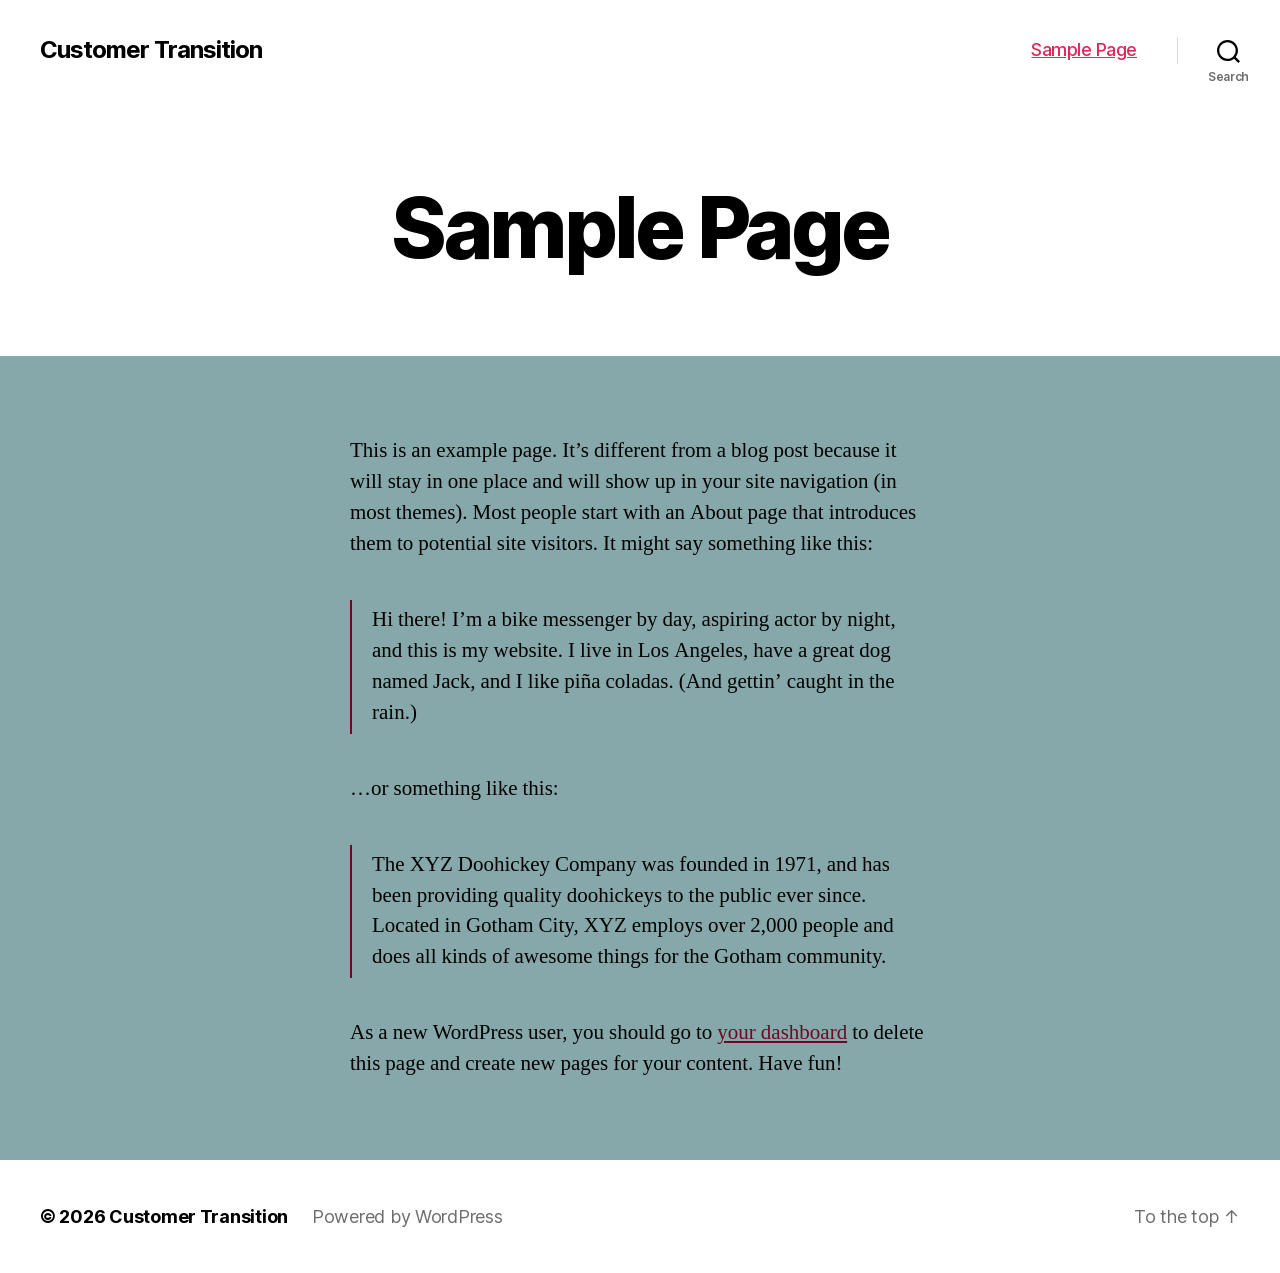
<file: sample-page/index.html>
<!DOCTYPE html>

<html class="no-js" lang="en-CA">

	<head>

		<meta charset="UTF-8">
		<meta name="viewport" content="width=device-width, initial-scale=1.0">

		<link rel="profile" href="https://gmpg.org/xfn/11">

		<title>Sample Page &#8211; Customer Transition</title>
<meta name='robots' content='max-image-preview:large' />
<link rel='dns-prefetch' href='//localhost' />
<link rel="alternate" type="application/rss+xml" title="Customer Transition &raquo; Feed" href="/feed/" />
<link rel="alternate" type="application/rss+xml" title="Customer Transition &raquo; Comments Feed" href="/comments/feed/" />
<link rel="alternate" type="application/rss+xml" title="Customer Transition &raquo; Sample Page Comments Feed" href="/sample-page/feed/" />
<link rel="alternate" title="oEmbed (JSON)" type="application/json+oembed" href="/wp-json/oembed/1.0/embed?url=http%3A%2F%2Flocalhost%3A8000%2Fsample-page%2F" />
<link rel="alternate" title="oEmbed (XML)" type="text/xml+oembed" href="/wp-json/oembed/1.0/embed?url=http%3A%2F%2Flocalhost%3A8000%2Fsample-page%2F&#038;format=xml" />
<script async src="https://www.googletagmanager.com/gtag/js?id=G-NSQG156VXY"></script>
<script>
var tinyGtagJsOptions = {"ga4":"G-NSQG156VXY"};
window.dataLayer || (dataLayer = []);
function gtag(){dataLayer.push(arguments);}
gtag('js', new Date());
gtag('config', "G-NSQG156VXY");
</script>
<style id='wp-img-auto-sizes-contain-inline-css'>
img:is([sizes=auto i],[sizes^="auto," i]){contain-intrinsic-size:3000px 1500px}
/*# sourceURL=wp-img-auto-sizes-contain-inline-css */
</style>
<style id='wp-emoji-styles-inline-css'>

	img.wp-smiley, img.emoji {
		display: inline !important;
		border: none !important;
		box-shadow: none !important;
		height: 1em !important;
		width: 1em !important;
		margin: 0 0.07em !important;
		vertical-align: -0.1em !important;
		background: none !important;
		padding: 0 !important;
	}
/*# sourceURL=wp-emoji-styles-inline-css */
</style>
<style id='wp-block-library-inline-css'>
:root{--wp-block-synced-color:#7a00df;--wp-block-synced-color--rgb:122,0,223;--wp-bound-block-color:var(--wp-block-synced-color);--wp-editor-canvas-background:#ddd;--wp-admin-theme-color:#007cba;--wp-admin-theme-color--rgb:0,124,186;--wp-admin-theme-color-darker-10:#006ba1;--wp-admin-theme-color-darker-10--rgb:0,107,160.5;--wp-admin-theme-color-darker-20:#005a87;--wp-admin-theme-color-darker-20--rgb:0,90,135;--wp-admin-border-width-focus:2px}@media (min-resolution:192dpi){:root{--wp-admin-border-width-focus:1.5px}}.wp-element-button{cursor:pointer}:root .has-very-light-gray-background-color{background-color:#eee}:root .has-very-dark-gray-background-color{background-color:#313131}:root .has-very-light-gray-color{color:#eee}:root .has-very-dark-gray-color{color:#313131}:root .has-vivid-green-cyan-to-vivid-cyan-blue-gradient-background{background:linear-gradient(135deg,#00d084,#0693e3)}:root .has-purple-crush-gradient-background{background:linear-gradient(135deg,#34e2e4,#4721fb 50%,#ab1dfe)}:root .has-hazy-dawn-gradient-background{background:linear-gradient(135deg,#faaca8,#dad0ec)}:root .has-subdued-olive-gradient-background{background:linear-gradient(135deg,#fafae1,#67a671)}:root .has-atomic-cream-gradient-background{background:linear-gradient(135deg,#fdd79a,#004a59)}:root .has-nightshade-gradient-background{background:linear-gradient(135deg,#330968,#31cdcf)}:root .has-midnight-gradient-background{background:linear-gradient(135deg,#020381,#2874fc)}:root{--wp--preset--font-size--normal:16px;--wp--preset--font-size--huge:42px}.has-regular-font-size{font-size:1em}.has-larger-font-size{font-size:2.625em}.has-normal-font-size{font-size:var(--wp--preset--font-size--normal)}.has-huge-font-size{font-size:var(--wp--preset--font-size--huge)}.has-text-align-center{text-align:center}.has-text-align-left{text-align:left}.has-text-align-right{text-align:right}.has-fit-text{white-space:nowrap!important}#end-resizable-editor-section{display:none}.aligncenter{clear:both}.items-justified-left{justify-content:flex-start}.items-justified-center{justify-content:center}.items-justified-right{justify-content:flex-end}.items-justified-space-between{justify-content:space-between}.screen-reader-text{border:0;clip-path:inset(50%);height:1px;margin:-1px;overflow:hidden;padding:0;position:absolute;width:1px;word-wrap:normal!important}.screen-reader-text:focus{background-color:#ddd;clip-path:none;color:#444;display:block;font-size:1em;height:auto;left:5px;line-height:normal;padding:15px 23px 14px;text-decoration:none;top:5px;width:auto;z-index:100000}html :where(.has-border-color){border-style:solid}html :where([style*=border-top-color]){border-top-style:solid}html :where([style*=border-right-color]){border-right-style:solid}html :where([style*=border-bottom-color]){border-bottom-style:solid}html :where([style*=border-left-color]){border-left-style:solid}html :where([style*=border-width]){border-style:solid}html :where([style*=border-top-width]){border-top-style:solid}html :where([style*=border-right-width]){border-right-style:solid}html :where([style*=border-bottom-width]){border-bottom-style:solid}html :where([style*=border-left-width]){border-left-style:solid}html :where(img[class*=wp-image-]){height:auto;max-width:100%}:where(figure){margin:0 0 1em}html :where(.is-position-sticky){--wp-admin--admin-bar--position-offset:var(--wp-admin--admin-bar--height,0px)}@media screen and (max-width:600px){html :where(.is-position-sticky){--wp-admin--admin-bar--position-offset:0px}}

/*# sourceURL=wp-block-library-inline-css */
</style>
<style id='wp-block-paragraph-inline-css'>
.is-small-text{font-size:.875em}.is-regular-text{font-size:1em}.is-large-text{font-size:2.25em}.is-larger-text{font-size:3em}.has-drop-cap:not(:focus):first-letter{float:left;font-size:8.4em;font-style:normal;font-weight:100;line-height:.68;margin:.05em .1em 0 0;text-transform:uppercase}body.rtl .has-drop-cap:not(:focus):first-letter{float:none;margin-left:.1em}p.has-drop-cap.has-background{overflow:hidden}:root :where(p.has-background){padding:1.25em 2.375em}:where(p.has-text-color:not(.has-link-color)) a{color:inherit}p.has-text-align-left[style*="writing-mode:vertical-lr"],p.has-text-align-right[style*="writing-mode:vertical-rl"]{rotate:180deg}
/*# sourceURL=/wp-includes/blocks/paragraph/style.min.css */
</style>
<style id='wp-block-quote-inline-css'>
.wp-block-quote{box-sizing:border-box;overflow-wrap:break-word}.wp-block-quote.is-large:where(:not(.is-style-plain)),.wp-block-quote.is-style-large:where(:not(.is-style-plain)){margin-bottom:1em;padding:0 1em}.wp-block-quote.is-large:where(:not(.is-style-plain)) p,.wp-block-quote.is-style-large:where(:not(.is-style-plain)) p{font-size:1.5em;font-style:italic;line-height:1.6}.wp-block-quote.is-large:where(:not(.is-style-plain)) cite,.wp-block-quote.is-large:where(:not(.is-style-plain)) footer,.wp-block-quote.is-style-large:where(:not(.is-style-plain)) cite,.wp-block-quote.is-style-large:where(:not(.is-style-plain)) footer{font-size:1.125em;text-align:right}.wp-block-quote>cite{display:block}
/*# sourceURL=/wp-includes/blocks/quote/style.min.css */
</style>

<style id='classic-theme-styles-inline-css'>
/*! This file is auto-generated */
.wp-block-button__link{color:#fff;background-color:#32373c;border-radius:9999px;box-shadow:none;text-decoration:none;padding:calc(.667em + 2px) calc(1.333em + 2px);font-size:1.125em}.wp-block-file__button{background:#32373c;color:#fff;text-decoration:none}
/*# sourceURL=/wp-includes/css/classic-themes.min.css */
</style>
<style id='global-styles-inline-css'>
:root{--wp--preset--aspect-ratio--square: 1;--wp--preset--aspect-ratio--4-3: 4/3;--wp--preset--aspect-ratio--3-4: 3/4;--wp--preset--aspect-ratio--3-2: 3/2;--wp--preset--aspect-ratio--2-3: 2/3;--wp--preset--aspect-ratio--16-9: 16/9;--wp--preset--aspect-ratio--9-16: 9/16;--wp--preset--color--black: #000000;--wp--preset--color--cyan-bluish-gray: #abb8c3;--wp--preset--color--white: #ffffff;--wp--preset--color--pale-pink: #f78da7;--wp--preset--color--vivid-red: #cf2e2e;--wp--preset--color--luminous-vivid-orange: #ff6900;--wp--preset--color--luminous-vivid-amber: #fcb900;--wp--preset--color--light-green-cyan: #7bdcb5;--wp--preset--color--vivid-green-cyan: #00d084;--wp--preset--color--pale-cyan-blue: #8ed1fc;--wp--preset--color--vivid-cyan-blue: #0693e3;--wp--preset--color--vivid-purple: #9b51e0;--wp--preset--color--accent: #720724;--wp--preset--color--primary: #000000;--wp--preset--color--secondary: #293031;--wp--preset--color--subtle-background: #658e8f;--wp--preset--color--background: #86a8aa;--wp--preset--gradient--vivid-cyan-blue-to-vivid-purple: linear-gradient(135deg,rgb(6,147,227) 0%,rgb(155,81,224) 100%);--wp--preset--gradient--light-green-cyan-to-vivid-green-cyan: linear-gradient(135deg,rgb(122,220,180) 0%,rgb(0,208,130) 100%);--wp--preset--gradient--luminous-vivid-amber-to-luminous-vivid-orange: linear-gradient(135deg,rgb(252,185,0) 0%,rgb(255,105,0) 100%);--wp--preset--gradient--luminous-vivid-orange-to-vivid-red: linear-gradient(135deg,rgb(255,105,0) 0%,rgb(207,46,46) 100%);--wp--preset--gradient--very-light-gray-to-cyan-bluish-gray: linear-gradient(135deg,rgb(238,238,238) 0%,rgb(169,184,195) 100%);--wp--preset--gradient--cool-to-warm-spectrum: linear-gradient(135deg,rgb(74,234,220) 0%,rgb(151,120,209) 20%,rgb(207,42,186) 40%,rgb(238,44,130) 60%,rgb(251,105,98) 80%,rgb(254,248,76) 100%);--wp--preset--gradient--blush-light-purple: linear-gradient(135deg,rgb(255,206,236) 0%,rgb(152,150,240) 100%);--wp--preset--gradient--blush-bordeaux: linear-gradient(135deg,rgb(254,205,165) 0%,rgb(254,45,45) 50%,rgb(107,0,62) 100%);--wp--preset--gradient--luminous-dusk: linear-gradient(135deg,rgb(255,203,112) 0%,rgb(199,81,192) 50%,rgb(65,88,208) 100%);--wp--preset--gradient--pale-ocean: linear-gradient(135deg,rgb(255,245,203) 0%,rgb(182,227,212) 50%,rgb(51,167,181) 100%);--wp--preset--gradient--electric-grass: linear-gradient(135deg,rgb(202,248,128) 0%,rgb(113,206,126) 100%);--wp--preset--gradient--midnight: linear-gradient(135deg,rgb(2,3,129) 0%,rgb(40,116,252) 100%);--wp--preset--font-size--small: 18px;--wp--preset--font-size--medium: 20px;--wp--preset--font-size--large: 26.25px;--wp--preset--font-size--x-large: 42px;--wp--preset--font-size--normal: 21px;--wp--preset--font-size--larger: 32px;--wp--preset--spacing--20: 0.44rem;--wp--preset--spacing--30: 0.67rem;--wp--preset--spacing--40: 1rem;--wp--preset--spacing--50: 1.5rem;--wp--preset--spacing--60: 2.25rem;--wp--preset--spacing--70: 3.38rem;--wp--preset--spacing--80: 5.06rem;--wp--preset--shadow--natural: 6px 6px 9px rgba(0, 0, 0, 0.2);--wp--preset--shadow--deep: 12px 12px 50px rgba(0, 0, 0, 0.4);--wp--preset--shadow--sharp: 6px 6px 0px rgba(0, 0, 0, 0.2);--wp--preset--shadow--outlined: 6px 6px 0px -3px rgb(255, 255, 255), 6px 6px rgb(0, 0, 0);--wp--preset--shadow--crisp: 6px 6px 0px rgb(0, 0, 0);}:where(.is-layout-flex){gap: 0.5em;}:where(.is-layout-grid){gap: 0.5em;}body .is-layout-flex{display: flex;}.is-layout-flex{flex-wrap: wrap;align-items: center;}.is-layout-flex > :is(*, div){margin: 0;}body .is-layout-grid{display: grid;}.is-layout-grid > :is(*, div){margin: 0;}:where(.wp-block-columns.is-layout-flex){gap: 2em;}:where(.wp-block-columns.is-layout-grid){gap: 2em;}:where(.wp-block-post-template.is-layout-flex){gap: 1.25em;}:where(.wp-block-post-template.is-layout-grid){gap: 1.25em;}.has-black-color{color: var(--wp--preset--color--black) !important;}.has-cyan-bluish-gray-color{color: var(--wp--preset--color--cyan-bluish-gray) !important;}.has-white-color{color: var(--wp--preset--color--white) !important;}.has-pale-pink-color{color: var(--wp--preset--color--pale-pink) !important;}.has-vivid-red-color{color: var(--wp--preset--color--vivid-red) !important;}.has-luminous-vivid-orange-color{color: var(--wp--preset--color--luminous-vivid-orange) !important;}.has-luminous-vivid-amber-color{color: var(--wp--preset--color--luminous-vivid-amber) !important;}.has-light-green-cyan-color{color: var(--wp--preset--color--light-green-cyan) !important;}.has-vivid-green-cyan-color{color: var(--wp--preset--color--vivid-green-cyan) !important;}.has-pale-cyan-blue-color{color: var(--wp--preset--color--pale-cyan-blue) !important;}.has-vivid-cyan-blue-color{color: var(--wp--preset--color--vivid-cyan-blue) !important;}.has-vivid-purple-color{color: var(--wp--preset--color--vivid-purple) !important;}.has-black-background-color{background-color: var(--wp--preset--color--black) !important;}.has-cyan-bluish-gray-background-color{background-color: var(--wp--preset--color--cyan-bluish-gray) !important;}.has-white-background-color{background-color: var(--wp--preset--color--white) !important;}.has-pale-pink-background-color{background-color: var(--wp--preset--color--pale-pink) !important;}.has-vivid-red-background-color{background-color: var(--wp--preset--color--vivid-red) !important;}.has-luminous-vivid-orange-background-color{background-color: var(--wp--preset--color--luminous-vivid-orange) !important;}.has-luminous-vivid-amber-background-color{background-color: var(--wp--preset--color--luminous-vivid-amber) !important;}.has-light-green-cyan-background-color{background-color: var(--wp--preset--color--light-green-cyan) !important;}.has-vivid-green-cyan-background-color{background-color: var(--wp--preset--color--vivid-green-cyan) !important;}.has-pale-cyan-blue-background-color{background-color: var(--wp--preset--color--pale-cyan-blue) !important;}.has-vivid-cyan-blue-background-color{background-color: var(--wp--preset--color--vivid-cyan-blue) !important;}.has-vivid-purple-background-color{background-color: var(--wp--preset--color--vivid-purple) !important;}.has-black-border-color{border-color: var(--wp--preset--color--black) !important;}.has-cyan-bluish-gray-border-color{border-color: var(--wp--preset--color--cyan-bluish-gray) !important;}.has-white-border-color{border-color: var(--wp--preset--color--white) !important;}.has-pale-pink-border-color{border-color: var(--wp--preset--color--pale-pink) !important;}.has-vivid-red-border-color{border-color: var(--wp--preset--color--vivid-red) !important;}.has-luminous-vivid-orange-border-color{border-color: var(--wp--preset--color--luminous-vivid-orange) !important;}.has-luminous-vivid-amber-border-color{border-color: var(--wp--preset--color--luminous-vivid-amber) !important;}.has-light-green-cyan-border-color{border-color: var(--wp--preset--color--light-green-cyan) !important;}.has-vivid-green-cyan-border-color{border-color: var(--wp--preset--color--vivid-green-cyan) !important;}.has-pale-cyan-blue-border-color{border-color: var(--wp--preset--color--pale-cyan-blue) !important;}.has-vivid-cyan-blue-border-color{border-color: var(--wp--preset--color--vivid-cyan-blue) !important;}.has-vivid-purple-border-color{border-color: var(--wp--preset--color--vivid-purple) !important;}.has-vivid-cyan-blue-to-vivid-purple-gradient-background{background: var(--wp--preset--gradient--vivid-cyan-blue-to-vivid-purple) !important;}.has-light-green-cyan-to-vivid-green-cyan-gradient-background{background: var(--wp--preset--gradient--light-green-cyan-to-vivid-green-cyan) !important;}.has-luminous-vivid-amber-to-luminous-vivid-orange-gradient-background{background: var(--wp--preset--gradient--luminous-vivid-amber-to-luminous-vivid-orange) !important;}.has-luminous-vivid-orange-to-vivid-red-gradient-background{background: var(--wp--preset--gradient--luminous-vivid-orange-to-vivid-red) !important;}.has-very-light-gray-to-cyan-bluish-gray-gradient-background{background: var(--wp--preset--gradient--very-light-gray-to-cyan-bluish-gray) !important;}.has-cool-to-warm-spectrum-gradient-background{background: var(--wp--preset--gradient--cool-to-warm-spectrum) !important;}.has-blush-light-purple-gradient-background{background: var(--wp--preset--gradient--blush-light-purple) !important;}.has-blush-bordeaux-gradient-background{background: var(--wp--preset--gradient--blush-bordeaux) !important;}.has-luminous-dusk-gradient-background{background: var(--wp--preset--gradient--luminous-dusk) !important;}.has-pale-ocean-gradient-background{background: var(--wp--preset--gradient--pale-ocean) !important;}.has-electric-grass-gradient-background{background: var(--wp--preset--gradient--electric-grass) !important;}.has-midnight-gradient-background{background: var(--wp--preset--gradient--midnight) !important;}.has-small-font-size{font-size: var(--wp--preset--font-size--small) !important;}.has-medium-font-size{font-size: var(--wp--preset--font-size--medium) !important;}.has-large-font-size{font-size: var(--wp--preset--font-size--large) !important;}.has-x-large-font-size{font-size: var(--wp--preset--font-size--x-large) !important;}
/*# sourceURL=global-styles-inline-css */
</style>

<link rel='stylesheet' id='twentytwenty-style-css' href='/wp-content/themes/twentytwenty/style.css?ver=3.0' media='all' />
<style id='twentytwenty-style-inline-css'>
.color-accent,.color-accent-hover:hover,.color-accent-hover:focus,:root .has-accent-color,.has-drop-cap:not(:focus):first-letter,.wp-block-button.is-style-outline,a { color: #720724; }blockquote,.border-color-accent,.border-color-accent-hover:hover,.border-color-accent-hover:focus { border-color: #720724; }button,.button,.faux-button,.wp-block-button__link,.wp-block-file .wp-block-file__button,input[type="button"],input[type="reset"],input[type="submit"],.bg-accent,.bg-accent-hover:hover,.bg-accent-hover:focus,:root .has-accent-background-color,.comment-reply-link { background-color: #720724; }.fill-children-accent,.fill-children-accent * { fill: #720724; }:root .has-background-color,button,.button,.faux-button,.wp-block-button__link,.wp-block-file__button,input[type="button"],input[type="reset"],input[type="submit"],.wp-block-button,.comment-reply-link,.has-background.has-primary-background-color:not(.has-text-color),.has-background.has-primary-background-color *:not(.has-text-color),.has-background.has-accent-background-color:not(.has-text-color),.has-background.has-accent-background-color *:not(.has-text-color) { color: #86a8aa; }:root .has-background-background-color { background-color: #86a8aa; }body,.entry-title a,:root .has-primary-color { color: #000000; }:root .has-primary-background-color { background-color: #000000; }cite,figcaption,.wp-caption-text,.post-meta,.entry-content .wp-block-archives li,.entry-content .wp-block-categories li,.entry-content .wp-block-latest-posts li,.wp-block-latest-comments__comment-date,.wp-block-latest-posts__post-date,.wp-block-embed figcaption,.wp-block-image figcaption,.wp-block-pullquote cite,.comment-metadata,.comment-respond .comment-notes,.comment-respond .logged-in-as,.pagination .dots,.entry-content hr:not(.has-background),hr.styled-separator,:root .has-secondary-color { color: #293031; }:root .has-secondary-background-color { background-color: #293031; }pre,fieldset,input,textarea,table,table *,hr { border-color: #658e8f; }caption,code,code,kbd,samp,.wp-block-table.is-style-stripes tbody tr:nth-child(odd),:root .has-subtle-background-background-color { background-color: #658e8f; }.wp-block-table.is-style-stripes { border-bottom-color: #658e8f; }.wp-block-latest-posts.is-grid li { border-top-color: #658e8f; }:root .has-subtle-background-color { color: #658e8f; }body:not(.overlay-header) .primary-menu > li > a,body:not(.overlay-header) .primary-menu > li > .icon,.modal-menu a,.footer-menu a, .footer-widgets a:where(:not(.wp-block-button__link)),#site-footer .wp-block-button.is-style-outline,.wp-block-pullquote:before,.singular:not(.overlay-header) .entry-header a,.archive-header a,.header-footer-group .color-accent,.header-footer-group .color-accent-hover:hover { color: #e22658; }.social-icons a,#site-footer button:not(.toggle),#site-footer .button,#site-footer .faux-button,#site-footer .wp-block-button__link,#site-footer .wp-block-file__button,#site-footer input[type="button"],#site-footer input[type="reset"],#site-footer input[type="submit"] { background-color: #e22658; }.social-icons a,body:not(.overlay-header) .primary-menu ul,.header-footer-group button,.header-footer-group .button,.header-footer-group .faux-button,.header-footer-group .wp-block-button:not(.is-style-outline) .wp-block-button__link,.header-footer-group .wp-block-file__button,.header-footer-group input[type="button"],.header-footer-group input[type="reset"],.header-footer-group input[type="submit"] { color: #ffffff; }#site-header,.footer-nav-widgets-wrapper,#site-footer,.menu-modal,.menu-modal-inner,.search-modal-inner,.archive-header,.singular .entry-header,.singular .featured-media:before,.wp-block-pullquote:before { background-color: #ffffff; }.header-footer-group,body:not(.overlay-header) #site-header .toggle,.menu-modal .toggle { color: #000000; }body:not(.overlay-header) .primary-menu ul { background-color: #000000; }body:not(.overlay-header) .primary-menu > li > ul:after { border-bottom-color: #000000; }body:not(.overlay-header) .primary-menu ul ul:after { border-left-color: #000000; }.site-description,body:not(.overlay-header) .toggle-inner .toggle-text,.widget .post-date,.widget .rss-date,.widget_archive li,.widget_categories li,.widget cite,.widget_pages li,.widget_meta li,.widget_nav_menu li,.powered-by-wordpress,.footer-credits .privacy-policy,.to-the-top,.singular .entry-header .post-meta,.singular:not(.overlay-header) .entry-header .post-meta a { color: #6d6d6d; }.header-footer-group pre,.header-footer-group fieldset,.header-footer-group input,.header-footer-group textarea,.header-footer-group table,.header-footer-group table *,.footer-nav-widgets-wrapper,#site-footer,.menu-modal nav *,.footer-widgets-outer-wrapper,.footer-top { border-color: #dbdbdb; }.header-footer-group table caption,body:not(.overlay-header) .header-inner .toggle-wrapper::before { background-color: #dbdbdb; }
/*# sourceURL=twentytwenty-style-inline-css */
</style>
<link rel='stylesheet' id='twentytwenty-fonts-css' href='/wp-content/themes/twentytwenty/assets/css/font-inter.css?ver=3.0' media='all' />
<link rel='stylesheet' id='twentytwenty-print-style-css' href='/wp-content/themes/twentytwenty/print.css?ver=3.0' media='print' />
<script src="/wp-content/themes/twentytwenty/assets/js/index.js?ver=3.0" id="twentytwenty-js-js" defer data-wp-strategy="defer"></script>
<link rel="https://api.w.org/" href="/wp-json/" /><link rel="alternate" title="JSON" type="application/json" href="/wp-json/wp/v2/pages/2" /><link rel="EditURI" type="application/rsd+xml" title="RSD" href="/xmlrpc.php?rsd" />
<meta name="generator" content="WordPress 6.9.4" />
<link rel="canonical" href="/sample-page/" />
<link rel='shortlink' href='/?p=2' />
<script>
document.documentElement.className = document.documentElement.className.replace( 'no-js', 'js' );
//# sourceURL=twentytwenty_no_js_class
</script>
<style id="custom-background-css">
body.custom-background { background-color: #86a8aa; }
</style>
	
	</head>

	<body class="wp-singular page-template-default page page-id-2 custom-background wp-embed-responsive wp-theme-twentytwenty singular enable-search-modal missing-post-thumbnail has-no-pagination not-showing-comments show-avatars footer-top-hidden">

		<a class="skip-link screen-reader-text" href="#site-content">Skip to the content</a>
		<header id="site-header" class="header-footer-group">

			<div class="header-inner section-inner">

				<div class="header-titles-wrapper">

					
						<button class="toggle search-toggle mobile-search-toggle" data-toggle-target=".search-modal" data-toggle-body-class="showing-search-modal" data-set-focus=".search-modal .search-field" aria-expanded="false">
							<span class="toggle-inner">
								<span class="toggle-icon">
									<svg class="svg-icon" aria-hidden="true" role="img" focusable="false" xmlns="https://www.w3.org/2000/svg" width="23" height="23" viewBox="0 0 23 23"><path d="M38.710696,48.0601792 L43,52.3494831 L41.3494831,54 L37.0601792,49.710696 C35.2632422,51.1481185 32.9839107,52.0076499 30.5038249,52.0076499 C24.7027226,52.0076499 20,47.3049272 20,41.5038249 C20,35.7027226 24.7027226,31 30.5038249,31 C36.3049272,31 41.0076499,35.7027226 41.0076499,41.5038249 C41.0076499,43.9839107 40.1481185,46.2632422 38.710696,48.0601792 Z M36.3875844,47.1716785 C37.8030221,45.7026647 38.6734666,43.7048964 38.6734666,41.5038249 C38.6734666,36.9918565 35.0157934,33.3341833 30.5038249,33.3341833 C25.9918565,33.3341833 22.3341833,36.9918565 22.3341833,41.5038249 C22.3341833,46.0157934 25.9918565,49.6734666 30.5038249,49.6734666 C32.7048964,49.6734666 34.7026647,48.8030221 36.1716785,47.3875844 C36.2023931,47.347638 36.2360451,47.3092237 36.2726343,47.2726343 C36.3092237,47.2360451 36.347638,47.2023931 36.3875844,47.1716785 Z" transform="translate(-20 -31)" /></svg>								</span>
								<span class="toggle-text">Search</span>
							</span>
						</button><!-- .search-toggle -->

					
					<div class="header-titles">

						<div class="site-title faux-heading"><a href="/" rel="home">Customer Transition</a></div>
					</div><!-- .header-titles -->

					<button class="toggle nav-toggle mobile-nav-toggle" data-toggle-target=".menu-modal"  data-toggle-body-class="showing-menu-modal" aria-expanded="false" data-set-focus=".close-nav-toggle">
						<span class="toggle-inner">
							<span class="toggle-icon">
								<svg class="svg-icon" aria-hidden="true" role="img" focusable="false" xmlns="https://www.w3.org/2000/svg" width="26" height="7" viewBox="0 0 26 7"><path fill-rule="evenodd" d="M332.5,45 C330.567003,45 329,43.4329966 329,41.5 C329,39.5670034 330.567003,38 332.5,38 C334.432997,38 336,39.5670034 336,41.5 C336,43.4329966 334.432997,45 332.5,45 Z M342,45 C340.067003,45 338.5,43.4329966 338.5,41.5 C338.5,39.5670034 340.067003,38 342,38 C343.932997,38 345.5,39.5670034 345.5,41.5 C345.5,43.4329966 343.932997,45 342,45 Z M351.5,45 C349.567003,45 348,43.4329966 348,41.5 C348,39.5670034 349.567003,38 351.5,38 C353.432997,38 355,39.5670034 355,41.5 C355,43.4329966 353.432997,45 351.5,45 Z" transform="translate(-329 -38)" /></svg>							</span>
							<span class="toggle-text">Menu</span>
						</span>
					</button><!-- .nav-toggle -->

				</div><!-- .header-titles-wrapper -->

				<div class="header-navigation-wrapper">

					
							<nav class="primary-menu-wrapper" aria-label="Horizontal">

								<ul class="primary-menu reset-list-style">

								<li class="page_item page-item-2 current_page_item current-menu-item"><a href="/sample-page/" aria-current="page">Sample Page</a></li>

								</ul>

							</nav><!-- .primary-menu-wrapper -->

						
						<div class="header-toggles hide-no-js">

						
							<div class="toggle-wrapper search-toggle-wrapper">

								<button class="toggle search-toggle desktop-search-toggle" data-toggle-target=".search-modal" data-toggle-body-class="showing-search-modal" data-set-focus=".search-modal .search-field" aria-expanded="false">
									<span class="toggle-inner">
										<svg class="svg-icon" aria-hidden="true" role="img" focusable="false" xmlns="https://www.w3.org/2000/svg" width="23" height="23" viewBox="0 0 23 23"><path d="M38.710696,48.0601792 L43,52.3494831 L41.3494831,54 L37.0601792,49.710696 C35.2632422,51.1481185 32.9839107,52.0076499 30.5038249,52.0076499 C24.7027226,52.0076499 20,47.3049272 20,41.5038249 C20,35.7027226 24.7027226,31 30.5038249,31 C36.3049272,31 41.0076499,35.7027226 41.0076499,41.5038249 C41.0076499,43.9839107 40.1481185,46.2632422 38.710696,48.0601792 Z M36.3875844,47.1716785 C37.8030221,45.7026647 38.6734666,43.7048964 38.6734666,41.5038249 C38.6734666,36.9918565 35.0157934,33.3341833 30.5038249,33.3341833 C25.9918565,33.3341833 22.3341833,36.9918565 22.3341833,41.5038249 C22.3341833,46.0157934 25.9918565,49.6734666 30.5038249,49.6734666 C32.7048964,49.6734666 34.7026647,48.8030221 36.1716785,47.3875844 C36.2023931,47.347638 36.2360451,47.3092237 36.2726343,47.2726343 C36.3092237,47.2360451 36.347638,47.2023931 36.3875844,47.1716785 Z" transform="translate(-20 -31)" /></svg>										<span class="toggle-text">Search</span>
									</span>
								</button><!-- .search-toggle -->

							</div>

							
						</div><!-- .header-toggles -->
						
				</div><!-- .header-navigation-wrapper -->

			</div><!-- .header-inner -->

			<div class="search-modal cover-modal header-footer-group" data-modal-target-string=".search-modal" role="dialog" aria-modal="true" aria-label="Search">

	<div class="search-modal-inner modal-inner">

		<div class="section-inner">

			<form role="search" aria-label="Search for:" method="get" class="search-form" action="/">
	<label for="search-form-1">
		<span class="screen-reader-text">
			Search for:		</span>
		<input type="search" id="search-form-1" class="search-field" placeholder="Search &hellip;" value="" name="s" />
	</label>
	<input type="submit" class="search-submit" value="Search" />
</form>

			<button class="toggle search-untoggle close-search-toggle fill-children-current-color" data-toggle-target=".search-modal" data-toggle-body-class="showing-search-modal" data-set-focus=".search-modal .search-field">
				<span class="screen-reader-text">
					Close search				</span>
				<svg class="svg-icon" aria-hidden="true" role="img" focusable="false" xmlns="https://www.w3.org/2000/svg" width="16" height="16" viewBox="0 0 16 16"><polygon fill="" fill-rule="evenodd" points="6.852 7.649 .399 1.195 1.445 .149 7.899 6.602 14.352 .149 15.399 1.195 8.945 7.649 15.399 14.102 14.352 15.149 7.899 8.695 1.445 15.149 .399 14.102" /></svg>			</button><!-- .search-toggle -->

		</div><!-- .section-inner -->

	</div><!-- .search-modal-inner -->

</div><!-- .menu-modal -->

		</header><!-- #site-header -->

		
<div class="menu-modal cover-modal header-footer-group" data-modal-target-string=".menu-modal">

	<div class="menu-modal-inner modal-inner">

		<div class="menu-wrapper section-inner">

			<div class="menu-top">

				<button class="toggle close-nav-toggle fill-children-current-color" data-toggle-target=".menu-modal" data-toggle-body-class="showing-menu-modal" data-set-focus=".menu-modal">
					<span class="toggle-text">Close Menu</span>
					<svg class="svg-icon" aria-hidden="true" role="img" focusable="false" xmlns="https://www.w3.org/2000/svg" width="16" height="16" viewBox="0 0 16 16"><polygon fill="" fill-rule="evenodd" points="6.852 7.649 .399 1.195 1.445 .149 7.899 6.602 14.352 .149 15.399 1.195 8.945 7.649 15.399 14.102 14.352 15.149 7.899 8.695 1.445 15.149 .399 14.102" /></svg>				</button><!-- .nav-toggle -->

				
					<nav class="mobile-menu" aria-label="Mobile">

						<ul class="modal-menu reset-list-style">

						<li class="page_item page-item-2 current_page_item current-menu-item"><div class="ancestor-wrapper"><a href="/sample-page/" aria-current="page">Sample Page</a></div><!-- .ancestor-wrapper --></li>

						</ul>

					</nav>

					
			</div><!-- .menu-top -->

			<div class="menu-bottom">

				
			</div><!-- .menu-bottom -->

		</div><!-- .menu-wrapper -->

	</div><!-- .menu-modal-inner -->

</div><!-- .menu-modal -->

<main id="site-content">

	
<article class="post-2 page type-page status-publish hentry" id="post-2">

	
<header class="entry-header has-text-align-center header-footer-group">

	<div class="entry-header-inner section-inner medium">

		<h1 class="entry-title">Sample Page</h1>
	</div><!-- .entry-header-inner -->

</header><!-- .entry-header -->

	<div class="post-inner thin ">

		<div class="entry-content">

			
<p>This is an example page. It&#8217;s different from a blog post because it will stay in one place and will show up in your site navigation (in most themes). Most people start with an About page that introduces them to potential site visitors. It might say something like this:</p>



<blockquote class="wp-block-quote is-layout-flow wp-block-quote-is-layout-flow">

<p>Hi there! I&#8217;m a bike messenger by day, aspiring actor by night, and this is my website. I live in Los Angeles, have a great dog named Jack, and I like pi&#241;a coladas. (And gettin&#8217; caught in the rain.)</p>

</blockquote>



<p>&#8230;or something like this:</p>



<blockquote class="wp-block-quote is-layout-flow wp-block-quote-is-layout-flow">

<p>The XYZ Doohickey Company was founded in 1971, and has been providing quality doohickeys to the public ever since. Located in Gotham City, XYZ employs over 2,000 people and does all kinds of awesome things for the Gotham community.</p>

</blockquote>



<p>As a new WordPress user, you should go to <a href="/wp-admin/">your dashboard</a> to delete this page and create new pages for your content. Have fun!</p>

		</div><!-- .entry-content -->

	</div><!-- .post-inner -->

	<div class="section-inner">
		
	</div><!-- .section-inner -->

	
</article><!-- .post -->

</main><!-- #site-content -->


			<footer id="site-footer" class="header-footer-group">

				<div class="section-inner">

					<div class="footer-credits">

						<p class="footer-copyright">&copy;
							2026							<a href="/">Customer Transition</a>
						</p><!-- .footer-copyright -->

						
						<p class="powered-by-wordpress">
							<a href="https://wordpress.org/">
								Powered by WordPress							</a>
						</p><!-- .powered-by-wordpress -->

					</div><!-- .footer-credits -->

					<a class="to-the-top" href="#site-header">
						<span class="to-the-top-long">
							To the top <span class="arrow" aria-hidden="true">&uarr;</span>						</span><!-- .to-the-top-long -->
						<span class="to-the-top-short">
							Up <span class="arrow" aria-hidden="true">&uarr;</span>						</span><!-- .to-the-top-short -->
					</a><!-- .to-the-top -->

				</div><!-- .section-inner -->

			</footer><!-- #site-footer -->

		<script type="speculationrules">
{"prefetch":[{"source":"document","where":{"and":[{"href_matches":"/*"},{"not":{"href_matches":["/wp-*.php","/wp-admin/*","/wp-content/uploads/*","/wp-content/*","/wp-content/plugins/*","/wp-content/themes/twentytwenty/*","/*\\?(.+)"]}},{"not":{"selector_matches":"a[rel~=\"nofollow\"]"}},{"not":{"selector_matches":".no-prefetch, .no-prefetch a"}}]},"eagerness":"conservative"}]}
</script>
<script id="wp-emoji-settings" type="application/json">
{"baseUrl":"https://s.w.org/images/core/emoji/17.0.2/72x72/","ext":".png","svgUrl":"https://s.w.org/images/core/emoji/17.0.2/svg/","svgExt":".svg","source":{"concatemoji":"/wp-includes/js/wp-emoji-release.min.js?ver=6.9.4"}}
</script>
<script type="module">
/*! This file is auto-generated */
const a=JSON.parse(document.getElementById("wp-emoji-settings").textContent),o=(window._wpemojiSettings=a,"wpEmojiSettingsSupports"),s=["flag","emoji"];function i(e){try{var t={supportTests:e,timestamp:(new Date).valueOf()};sessionStorage.setItem(o,JSON.stringify(t))}catch(e){}}function c(e,t,n){e.clearRect(0,0,e.canvas.width,e.canvas.height),e.fillText(t,0,0);t=new Uint32Array(e.getImageData(0,0,e.canvas.width,e.canvas.height).data);e.clearRect(0,0,e.canvas.width,e.canvas.height),e.fillText(n,0,0);const a=new Uint32Array(e.getImageData(0,0,e.canvas.width,e.canvas.height).data);return t.every((e,t)=>e===a[t])}function p(e,t){e.clearRect(0,0,e.canvas.width,e.canvas.height),e.fillText(t,0,0);var n=e.getImageData(16,16,1,1);for(let e=0;e<n.data.length;e++)if(0!==n.data[e])return!1;return!0}function u(e,t,n,a){switch(t){case"flag":return n(e,"\ud83c\udff3\ufe0f\u200d\u26a7\ufe0f","\ud83c\udff3\ufe0f\u200b\u26a7\ufe0f")?!1:!n(e,"\ud83c\udde8\ud83c\uddf6","\ud83c\udde8\u200b\ud83c\uddf6")&&!n(e,"\ud83c\udff4\udb40\udc67\udb40\udc62\udb40\udc65\udb40\udc6e\udb40\udc67\udb40\udc7f","\ud83c\udff4\u200b\udb40\udc67\u200b\udb40\udc62\u200b\udb40\udc65\u200b\udb40\udc6e\u200b\udb40\udc67\u200b\udb40\udc7f");case"emoji":return!a(e,"\ud83e\u1fac8")}return!1}function f(e,t,n,a){let r;const o=(r="undefined"!=typeof WorkerGlobalScope&&self instanceof WorkerGlobalScope?new OffscreenCanvas(300,150):document.createElement("canvas")).getContext("2d",{willReadFrequently:!0}),s=(o.textBaseline="top",o.font="600 32px Arial",{});return e.forEach(e=>{s[e]=t(o,e,n,a)}),s}function r(e){var t=document.createElement("script");t.src=e,t.defer=!0,document.head.appendChild(t)}a.supports={everything:!0,everythingExceptFlag:!0},new Promise(t=>{let n=function(){try{var e=JSON.parse(sessionStorage.getItem(o));if("object"==typeof e&&"number"==typeof e.timestamp&&(new Date).valueOf()<e.timestamp+604800&&"object"==typeof e.supportTests)return e.supportTests}catch(e){}return null}();if(!n){if("undefined"!=typeof Worker&&"undefined"!=typeof OffscreenCanvas&&"undefined"!=typeof URL&&URL.createObjectURL&&"undefined"!=typeof Blob)try{var e="postMessage("+f.toString()+"("+[JSON.stringify(s),u.toString(),c.toString(),p.toString()].join(",")+"));",a=new Blob([e],{type:"text/javascript"});const r=new Worker(URL.createObjectURL(a),{name:"wpTestEmojiSupports"});return void(r.onmessage=e=>{i(n=e.data),r.terminate(),t(n)})}catch(e){}i(n=f(s,u,c,p))}t(n)}).then(e=>{for(const n in e)a.supports[n]=e[n],a.supports.everything=a.supports.everything&&a.supports[n],"flag"!==n&&(a.supports.everythingExceptFlag=a.supports.everythingExceptFlag&&a.supports[n]);var t;a.supports.everythingExceptFlag=a.supports.everythingExceptFlag&&!a.supports.flag,a.supports.everything||((t=a.source||{}).concatemoji?r(t.concatemoji):t.wpemoji&&t.twemoji&&(r(t.twemoji),r(t.wpemoji)))});
//# sourceURL=/wp-includes/js/wp-emoji-loader.min.js
</script>

	</body>
</html>
</file>
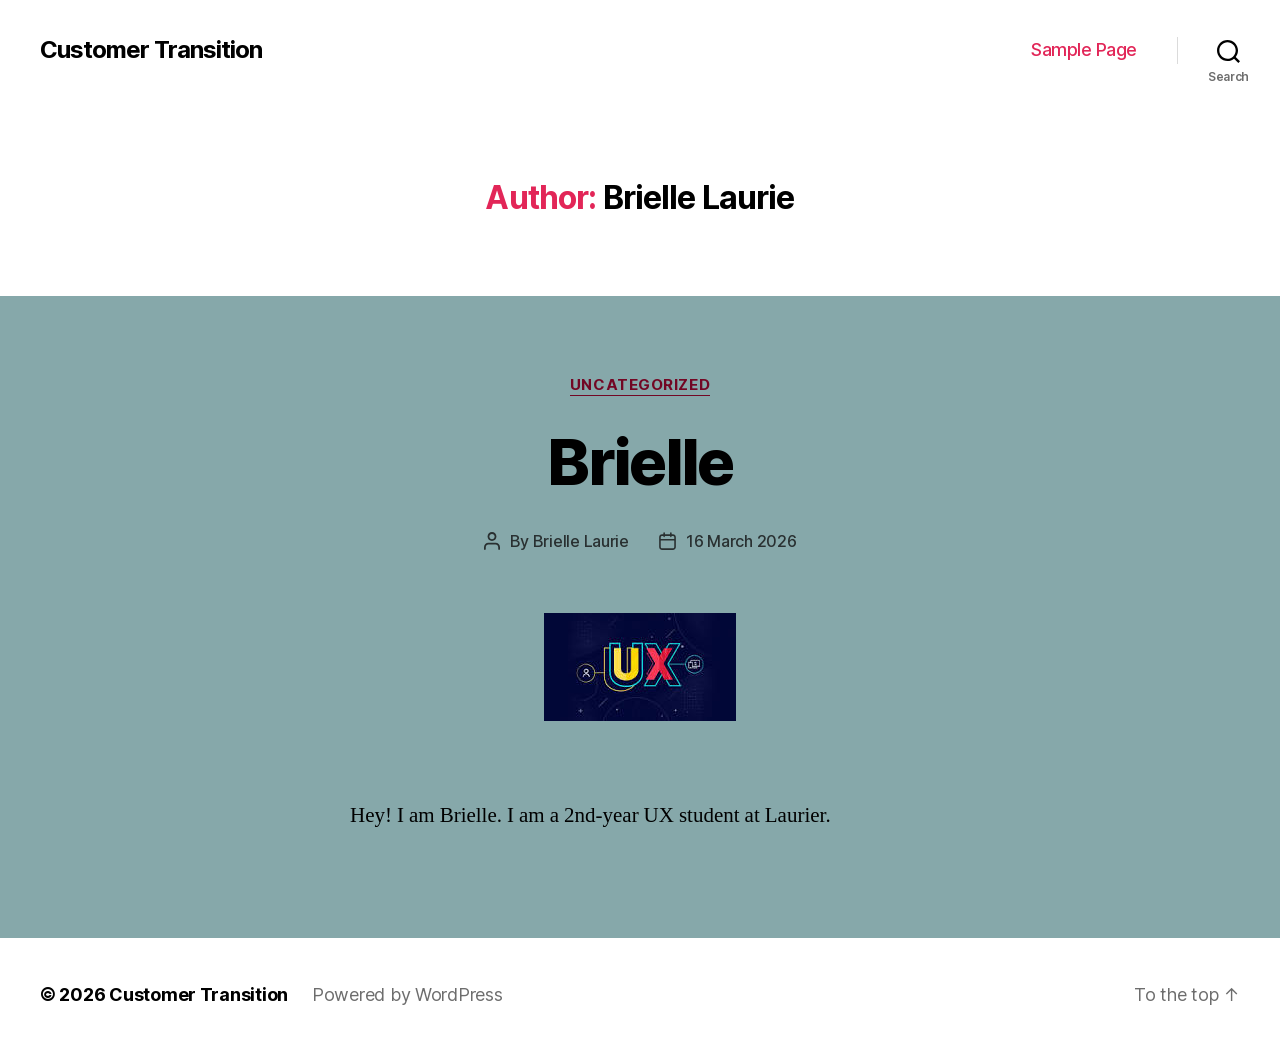
<file: author/brielle/index.html>
<!DOCTYPE html>

<html class="no-js" lang="en-CA">

	<head>

		<meta charset="UTF-8">
		<meta name="viewport" content="width=device-width, initial-scale=1.0">

		<link rel="profile" href="https://gmpg.org/xfn/11">

		<title>Brielle Laurie &#8211; Customer Transition</title>
<meta name='robots' content='max-image-preview:large' />
<link rel='dns-prefetch' href='//localhost' />
<link rel="alternate" type="application/rss+xml" title="Customer Transition &raquo; Feed" href="/feed/" />
<link rel="alternate" type="application/rss+xml" title="Customer Transition &raquo; Comments Feed" href="/comments/feed/" />
<link rel="alternate" type="application/rss+xml" title="Customer Transition &raquo; Posts by Brielle Laurie Feed" href="/author/brielle/feed/" />
<script async src="https://www.googletagmanager.com/gtag/js?id=G-NSQG156VXY"></script>
<script>
var tinyGtagJsOptions = {"ga4":"G-NSQG156VXY"};
window.dataLayer || (dataLayer = []);
function gtag(){dataLayer.push(arguments);}
gtag('js', new Date());
gtag('config', "G-NSQG156VXY");
</script>
<style id='wp-img-auto-sizes-contain-inline-css'>
img:is([sizes=auto i],[sizes^="auto," i]){contain-intrinsic-size:3000px 1500px}
/*# sourceURL=wp-img-auto-sizes-contain-inline-css */
</style>
<style id='wp-emoji-styles-inline-css'>

	img.wp-smiley, img.emoji {
		display: inline !important;
		border: none !important;
		box-shadow: none !important;
		height: 1em !important;
		width: 1em !important;
		margin: 0 0.07em !important;
		vertical-align: -0.1em !important;
		background: none !important;
		padding: 0 !important;
	}
/*# sourceURL=wp-emoji-styles-inline-css */
</style>
<style id='wp-block-library-inline-css'>
:root{--wp-block-synced-color:#7a00df;--wp-block-synced-color--rgb:122,0,223;--wp-bound-block-color:var(--wp-block-synced-color);--wp-editor-canvas-background:#ddd;--wp-admin-theme-color:#007cba;--wp-admin-theme-color--rgb:0,124,186;--wp-admin-theme-color-darker-10:#006ba1;--wp-admin-theme-color-darker-10--rgb:0,107,160.5;--wp-admin-theme-color-darker-20:#005a87;--wp-admin-theme-color-darker-20--rgb:0,90,135;--wp-admin-border-width-focus:2px}@media (min-resolution:192dpi){:root{--wp-admin-border-width-focus:1.5px}}.wp-element-button{cursor:pointer}:root .has-very-light-gray-background-color{background-color:#eee}:root .has-very-dark-gray-background-color{background-color:#313131}:root .has-very-light-gray-color{color:#eee}:root .has-very-dark-gray-color{color:#313131}:root .has-vivid-green-cyan-to-vivid-cyan-blue-gradient-background{background:linear-gradient(135deg,#00d084,#0693e3)}:root .has-purple-crush-gradient-background{background:linear-gradient(135deg,#34e2e4,#4721fb 50%,#ab1dfe)}:root .has-hazy-dawn-gradient-background{background:linear-gradient(135deg,#faaca8,#dad0ec)}:root .has-subdued-olive-gradient-background{background:linear-gradient(135deg,#fafae1,#67a671)}:root .has-atomic-cream-gradient-background{background:linear-gradient(135deg,#fdd79a,#004a59)}:root .has-nightshade-gradient-background{background:linear-gradient(135deg,#330968,#31cdcf)}:root .has-midnight-gradient-background{background:linear-gradient(135deg,#020381,#2874fc)}:root{--wp--preset--font-size--normal:16px;--wp--preset--font-size--huge:42px}.has-regular-font-size{font-size:1em}.has-larger-font-size{font-size:2.625em}.has-normal-font-size{font-size:var(--wp--preset--font-size--normal)}.has-huge-font-size{font-size:var(--wp--preset--font-size--huge)}.has-text-align-center{text-align:center}.has-text-align-left{text-align:left}.has-text-align-right{text-align:right}.has-fit-text{white-space:nowrap!important}#end-resizable-editor-section{display:none}.aligncenter{clear:both}.items-justified-left{justify-content:flex-start}.items-justified-center{justify-content:center}.items-justified-right{justify-content:flex-end}.items-justified-space-between{justify-content:space-between}.screen-reader-text{border:0;clip-path:inset(50%);height:1px;margin:-1px;overflow:hidden;padding:0;position:absolute;width:1px;word-wrap:normal!important}.screen-reader-text:focus{background-color:#ddd;clip-path:none;color:#444;display:block;font-size:1em;height:auto;left:5px;line-height:normal;padding:15px 23px 14px;text-decoration:none;top:5px;width:auto;z-index:100000}html :where(.has-border-color){border-style:solid}html :where([style*=border-top-color]){border-top-style:solid}html :where([style*=border-right-color]){border-right-style:solid}html :where([style*=border-bottom-color]){border-bottom-style:solid}html :where([style*=border-left-color]){border-left-style:solid}html :where([style*=border-width]){border-style:solid}html :where([style*=border-top-width]){border-top-style:solid}html :where([style*=border-right-width]){border-right-style:solid}html :where([style*=border-bottom-width]){border-bottom-style:solid}html :where([style*=border-left-width]){border-left-style:solid}html :where(img[class*=wp-image-]){height:auto;max-width:100%}:where(figure){margin:0 0 1em}html :where(.is-position-sticky){--wp-admin--admin-bar--position-offset:var(--wp-admin--admin-bar--height,0px)}@media screen and (max-width:600px){html :where(.is-position-sticky){--wp-admin--admin-bar--position-offset:0px}}

/*# sourceURL=wp-block-library-inline-css */
</style>
<style id='wp-block-paragraph-inline-css'>
.is-small-text{font-size:.875em}.is-regular-text{font-size:1em}.is-large-text{font-size:2.25em}.is-larger-text{font-size:3em}.has-drop-cap:not(:focus):first-letter{float:left;font-size:8.4em;font-style:normal;font-weight:100;line-height:.68;margin:.05em .1em 0 0;text-transform:uppercase}body.rtl .has-drop-cap:not(:focus):first-letter{float:none;margin-left:.1em}p.has-drop-cap.has-background{overflow:hidden}:root :where(p.has-background){padding:1.25em 2.375em}:where(p.has-text-color:not(.has-link-color)) a{color:inherit}p.has-text-align-left[style*="writing-mode:vertical-lr"],p.has-text-align-right[style*="writing-mode:vertical-rl"]{rotate:180deg}
/*# sourceURL=/wp-includes/blocks/paragraph/style.min.css */
</style>

<style id='classic-theme-styles-inline-css'>
/*! This file is auto-generated */
.wp-block-button__link{color:#fff;background-color:#32373c;border-radius:9999px;box-shadow:none;text-decoration:none;padding:calc(.667em + 2px) calc(1.333em + 2px);font-size:1.125em}.wp-block-file__button{background:#32373c;color:#fff;text-decoration:none}
/*# sourceURL=/wp-includes/css/classic-themes.min.css */
</style>
<style id='global-styles-inline-css'>
:root{--wp--preset--aspect-ratio--square: 1;--wp--preset--aspect-ratio--4-3: 4/3;--wp--preset--aspect-ratio--3-4: 3/4;--wp--preset--aspect-ratio--3-2: 3/2;--wp--preset--aspect-ratio--2-3: 2/3;--wp--preset--aspect-ratio--16-9: 16/9;--wp--preset--aspect-ratio--9-16: 9/16;--wp--preset--color--black: #000000;--wp--preset--color--cyan-bluish-gray: #abb8c3;--wp--preset--color--white: #ffffff;--wp--preset--color--pale-pink: #f78da7;--wp--preset--color--vivid-red: #cf2e2e;--wp--preset--color--luminous-vivid-orange: #ff6900;--wp--preset--color--luminous-vivid-amber: #fcb900;--wp--preset--color--light-green-cyan: #7bdcb5;--wp--preset--color--vivid-green-cyan: #00d084;--wp--preset--color--pale-cyan-blue: #8ed1fc;--wp--preset--color--vivid-cyan-blue: #0693e3;--wp--preset--color--vivid-purple: #9b51e0;--wp--preset--color--accent: #720724;--wp--preset--color--primary: #000000;--wp--preset--color--secondary: #293031;--wp--preset--color--subtle-background: #658e8f;--wp--preset--color--background: #86a8aa;--wp--preset--gradient--vivid-cyan-blue-to-vivid-purple: linear-gradient(135deg,rgb(6,147,227) 0%,rgb(155,81,224) 100%);--wp--preset--gradient--light-green-cyan-to-vivid-green-cyan: linear-gradient(135deg,rgb(122,220,180) 0%,rgb(0,208,130) 100%);--wp--preset--gradient--luminous-vivid-amber-to-luminous-vivid-orange: linear-gradient(135deg,rgb(252,185,0) 0%,rgb(255,105,0) 100%);--wp--preset--gradient--luminous-vivid-orange-to-vivid-red: linear-gradient(135deg,rgb(255,105,0) 0%,rgb(207,46,46) 100%);--wp--preset--gradient--very-light-gray-to-cyan-bluish-gray: linear-gradient(135deg,rgb(238,238,238) 0%,rgb(169,184,195) 100%);--wp--preset--gradient--cool-to-warm-spectrum: linear-gradient(135deg,rgb(74,234,220) 0%,rgb(151,120,209) 20%,rgb(207,42,186) 40%,rgb(238,44,130) 60%,rgb(251,105,98) 80%,rgb(254,248,76) 100%);--wp--preset--gradient--blush-light-purple: linear-gradient(135deg,rgb(255,206,236) 0%,rgb(152,150,240) 100%);--wp--preset--gradient--blush-bordeaux: linear-gradient(135deg,rgb(254,205,165) 0%,rgb(254,45,45) 50%,rgb(107,0,62) 100%);--wp--preset--gradient--luminous-dusk: linear-gradient(135deg,rgb(255,203,112) 0%,rgb(199,81,192) 50%,rgb(65,88,208) 100%);--wp--preset--gradient--pale-ocean: linear-gradient(135deg,rgb(255,245,203) 0%,rgb(182,227,212) 50%,rgb(51,167,181) 100%);--wp--preset--gradient--electric-grass: linear-gradient(135deg,rgb(202,248,128) 0%,rgb(113,206,126) 100%);--wp--preset--gradient--midnight: linear-gradient(135deg,rgb(2,3,129) 0%,rgb(40,116,252) 100%);--wp--preset--font-size--small: 18px;--wp--preset--font-size--medium: 20px;--wp--preset--font-size--large: 26.25px;--wp--preset--font-size--x-large: 42px;--wp--preset--font-size--normal: 21px;--wp--preset--font-size--larger: 32px;--wp--preset--spacing--20: 0.44rem;--wp--preset--spacing--30: 0.67rem;--wp--preset--spacing--40: 1rem;--wp--preset--spacing--50: 1.5rem;--wp--preset--spacing--60: 2.25rem;--wp--preset--spacing--70: 3.38rem;--wp--preset--spacing--80: 5.06rem;--wp--preset--shadow--natural: 6px 6px 9px rgba(0, 0, 0, 0.2);--wp--preset--shadow--deep: 12px 12px 50px rgba(0, 0, 0, 0.4);--wp--preset--shadow--sharp: 6px 6px 0px rgba(0, 0, 0, 0.2);--wp--preset--shadow--outlined: 6px 6px 0px -3px rgb(255, 255, 255), 6px 6px rgb(0, 0, 0);--wp--preset--shadow--crisp: 6px 6px 0px rgb(0, 0, 0);}:where(.is-layout-flex){gap: 0.5em;}:where(.is-layout-grid){gap: 0.5em;}body .is-layout-flex{display: flex;}.is-layout-flex{flex-wrap: wrap;align-items: center;}.is-layout-flex > :is(*, div){margin: 0;}body .is-layout-grid{display: grid;}.is-layout-grid > :is(*, div){margin: 0;}:where(.wp-block-columns.is-layout-flex){gap: 2em;}:where(.wp-block-columns.is-layout-grid){gap: 2em;}:where(.wp-block-post-template.is-layout-flex){gap: 1.25em;}:where(.wp-block-post-template.is-layout-grid){gap: 1.25em;}.has-black-color{color: var(--wp--preset--color--black) !important;}.has-cyan-bluish-gray-color{color: var(--wp--preset--color--cyan-bluish-gray) !important;}.has-white-color{color: var(--wp--preset--color--white) !important;}.has-pale-pink-color{color: var(--wp--preset--color--pale-pink) !important;}.has-vivid-red-color{color: var(--wp--preset--color--vivid-red) !important;}.has-luminous-vivid-orange-color{color: var(--wp--preset--color--luminous-vivid-orange) !important;}.has-luminous-vivid-amber-color{color: var(--wp--preset--color--luminous-vivid-amber) !important;}.has-light-green-cyan-color{color: var(--wp--preset--color--light-green-cyan) !important;}.has-vivid-green-cyan-color{color: var(--wp--preset--color--vivid-green-cyan) !important;}.has-pale-cyan-blue-color{color: var(--wp--preset--color--pale-cyan-blue) !important;}.has-vivid-cyan-blue-color{color: var(--wp--preset--color--vivid-cyan-blue) !important;}.has-vivid-purple-color{color: var(--wp--preset--color--vivid-purple) !important;}.has-black-background-color{background-color: var(--wp--preset--color--black) !important;}.has-cyan-bluish-gray-background-color{background-color: var(--wp--preset--color--cyan-bluish-gray) !important;}.has-white-background-color{background-color: var(--wp--preset--color--white) !important;}.has-pale-pink-background-color{background-color: var(--wp--preset--color--pale-pink) !important;}.has-vivid-red-background-color{background-color: var(--wp--preset--color--vivid-red) !important;}.has-luminous-vivid-orange-background-color{background-color: var(--wp--preset--color--luminous-vivid-orange) !important;}.has-luminous-vivid-amber-background-color{background-color: var(--wp--preset--color--luminous-vivid-amber) !important;}.has-light-green-cyan-background-color{background-color: var(--wp--preset--color--light-green-cyan) !important;}.has-vivid-green-cyan-background-color{background-color: var(--wp--preset--color--vivid-green-cyan) !important;}.has-pale-cyan-blue-background-color{background-color: var(--wp--preset--color--pale-cyan-blue) !important;}.has-vivid-cyan-blue-background-color{background-color: var(--wp--preset--color--vivid-cyan-blue) !important;}.has-vivid-purple-background-color{background-color: var(--wp--preset--color--vivid-purple) !important;}.has-black-border-color{border-color: var(--wp--preset--color--black) !important;}.has-cyan-bluish-gray-border-color{border-color: var(--wp--preset--color--cyan-bluish-gray) !important;}.has-white-border-color{border-color: var(--wp--preset--color--white) !important;}.has-pale-pink-border-color{border-color: var(--wp--preset--color--pale-pink) !important;}.has-vivid-red-border-color{border-color: var(--wp--preset--color--vivid-red) !important;}.has-luminous-vivid-orange-border-color{border-color: var(--wp--preset--color--luminous-vivid-orange) !important;}.has-luminous-vivid-amber-border-color{border-color: var(--wp--preset--color--luminous-vivid-amber) !important;}.has-light-green-cyan-border-color{border-color: var(--wp--preset--color--light-green-cyan) !important;}.has-vivid-green-cyan-border-color{border-color: var(--wp--preset--color--vivid-green-cyan) !important;}.has-pale-cyan-blue-border-color{border-color: var(--wp--preset--color--pale-cyan-blue) !important;}.has-vivid-cyan-blue-border-color{border-color: var(--wp--preset--color--vivid-cyan-blue) !important;}.has-vivid-purple-border-color{border-color: var(--wp--preset--color--vivid-purple) !important;}.has-vivid-cyan-blue-to-vivid-purple-gradient-background{background: var(--wp--preset--gradient--vivid-cyan-blue-to-vivid-purple) !important;}.has-light-green-cyan-to-vivid-green-cyan-gradient-background{background: var(--wp--preset--gradient--light-green-cyan-to-vivid-green-cyan) !important;}.has-luminous-vivid-amber-to-luminous-vivid-orange-gradient-background{background: var(--wp--preset--gradient--luminous-vivid-amber-to-luminous-vivid-orange) !important;}.has-luminous-vivid-orange-to-vivid-red-gradient-background{background: var(--wp--preset--gradient--luminous-vivid-orange-to-vivid-red) !important;}.has-very-light-gray-to-cyan-bluish-gray-gradient-background{background: var(--wp--preset--gradient--very-light-gray-to-cyan-bluish-gray) !important;}.has-cool-to-warm-spectrum-gradient-background{background: var(--wp--preset--gradient--cool-to-warm-spectrum) !important;}.has-blush-light-purple-gradient-background{background: var(--wp--preset--gradient--blush-light-purple) !important;}.has-blush-bordeaux-gradient-background{background: var(--wp--preset--gradient--blush-bordeaux) !important;}.has-luminous-dusk-gradient-background{background: var(--wp--preset--gradient--luminous-dusk) !important;}.has-pale-ocean-gradient-background{background: var(--wp--preset--gradient--pale-ocean) !important;}.has-electric-grass-gradient-background{background: var(--wp--preset--gradient--electric-grass) !important;}.has-midnight-gradient-background{background: var(--wp--preset--gradient--midnight) !important;}.has-small-font-size{font-size: var(--wp--preset--font-size--small) !important;}.has-medium-font-size{font-size: var(--wp--preset--font-size--medium) !important;}.has-large-font-size{font-size: var(--wp--preset--font-size--large) !important;}.has-x-large-font-size{font-size: var(--wp--preset--font-size--x-large) !important;}
/*# sourceURL=global-styles-inline-css */
</style>

<link rel='stylesheet' id='twentytwenty-style-css' href='/wp-content/themes/twentytwenty/style.css?ver=3.0' media='all' />
<style id='twentytwenty-style-inline-css'>
.color-accent,.color-accent-hover:hover,.color-accent-hover:focus,:root .has-accent-color,.has-drop-cap:not(:focus):first-letter,.wp-block-button.is-style-outline,a { color: #720724; }blockquote,.border-color-accent,.border-color-accent-hover:hover,.border-color-accent-hover:focus { border-color: #720724; }button,.button,.faux-button,.wp-block-button__link,.wp-block-file .wp-block-file__button,input[type="button"],input[type="reset"],input[type="submit"],.bg-accent,.bg-accent-hover:hover,.bg-accent-hover:focus,:root .has-accent-background-color,.comment-reply-link { background-color: #720724; }.fill-children-accent,.fill-children-accent * { fill: #720724; }:root .has-background-color,button,.button,.faux-button,.wp-block-button__link,.wp-block-file__button,input[type="button"],input[type="reset"],input[type="submit"],.wp-block-button,.comment-reply-link,.has-background.has-primary-background-color:not(.has-text-color),.has-background.has-primary-background-color *:not(.has-text-color),.has-background.has-accent-background-color:not(.has-text-color),.has-background.has-accent-background-color *:not(.has-text-color) { color: #86a8aa; }:root .has-background-background-color { background-color: #86a8aa; }body,.entry-title a,:root .has-primary-color { color: #000000; }:root .has-primary-background-color { background-color: #000000; }cite,figcaption,.wp-caption-text,.post-meta,.entry-content .wp-block-archives li,.entry-content .wp-block-categories li,.entry-content .wp-block-latest-posts li,.wp-block-latest-comments__comment-date,.wp-block-latest-posts__post-date,.wp-block-embed figcaption,.wp-block-image figcaption,.wp-block-pullquote cite,.comment-metadata,.comment-respond .comment-notes,.comment-respond .logged-in-as,.pagination .dots,.entry-content hr:not(.has-background),hr.styled-separator,:root .has-secondary-color { color: #293031; }:root .has-secondary-background-color { background-color: #293031; }pre,fieldset,input,textarea,table,table *,hr { border-color: #658e8f; }caption,code,code,kbd,samp,.wp-block-table.is-style-stripes tbody tr:nth-child(odd),:root .has-subtle-background-background-color { background-color: #658e8f; }.wp-block-table.is-style-stripes { border-bottom-color: #658e8f; }.wp-block-latest-posts.is-grid li { border-top-color: #658e8f; }:root .has-subtle-background-color { color: #658e8f; }body:not(.overlay-header) .primary-menu > li > a,body:not(.overlay-header) .primary-menu > li > .icon,.modal-menu a,.footer-menu a, .footer-widgets a:where(:not(.wp-block-button__link)),#site-footer .wp-block-button.is-style-outline,.wp-block-pullquote:before,.singular:not(.overlay-header) .entry-header a,.archive-header a,.header-footer-group .color-accent,.header-footer-group .color-accent-hover:hover { color: #e22658; }.social-icons a,#site-footer button:not(.toggle),#site-footer .button,#site-footer .faux-button,#site-footer .wp-block-button__link,#site-footer .wp-block-file__button,#site-footer input[type="button"],#site-footer input[type="reset"],#site-footer input[type="submit"] { background-color: #e22658; }.social-icons a,body:not(.overlay-header) .primary-menu ul,.header-footer-group button,.header-footer-group .button,.header-footer-group .faux-button,.header-footer-group .wp-block-button:not(.is-style-outline) .wp-block-button__link,.header-footer-group .wp-block-file__button,.header-footer-group input[type="button"],.header-footer-group input[type="reset"],.header-footer-group input[type="submit"] { color: #ffffff; }#site-header,.footer-nav-widgets-wrapper,#site-footer,.menu-modal,.menu-modal-inner,.search-modal-inner,.archive-header,.singular .entry-header,.singular .featured-media:before,.wp-block-pullquote:before { background-color: #ffffff; }.header-footer-group,body:not(.overlay-header) #site-header .toggle,.menu-modal .toggle { color: #000000; }body:not(.overlay-header) .primary-menu ul { background-color: #000000; }body:not(.overlay-header) .primary-menu > li > ul:after { border-bottom-color: #000000; }body:not(.overlay-header) .primary-menu ul ul:after { border-left-color: #000000; }.site-description,body:not(.overlay-header) .toggle-inner .toggle-text,.widget .post-date,.widget .rss-date,.widget_archive li,.widget_categories li,.widget cite,.widget_pages li,.widget_meta li,.widget_nav_menu li,.powered-by-wordpress,.footer-credits .privacy-policy,.to-the-top,.singular .entry-header .post-meta,.singular:not(.overlay-header) .entry-header .post-meta a { color: #6d6d6d; }.header-footer-group pre,.header-footer-group fieldset,.header-footer-group input,.header-footer-group textarea,.header-footer-group table,.header-footer-group table *,.footer-nav-widgets-wrapper,#site-footer,.menu-modal nav *,.footer-widgets-outer-wrapper,.footer-top { border-color: #dbdbdb; }.header-footer-group table caption,body:not(.overlay-header) .header-inner .toggle-wrapper::before { background-color: #dbdbdb; }
/*# sourceURL=twentytwenty-style-inline-css */
</style>
<link rel='stylesheet' id='twentytwenty-fonts-css' href='/wp-content/themes/twentytwenty/assets/css/font-inter.css?ver=3.0' media='all' />
<link rel='stylesheet' id='twentytwenty-print-style-css' href='/wp-content/themes/twentytwenty/print.css?ver=3.0' media='print' />
<script src="/wp-content/themes/twentytwenty/assets/js/index.js?ver=3.0" id="twentytwenty-js-js" defer data-wp-strategy="defer"></script>
<link rel="https://api.w.org/" href="/wp-json/" /><link rel="alternate" title="JSON" type="application/json" href="/wp-json/wp/v2/users/2" /><link rel="EditURI" type="application/rsd+xml" title="RSD" href="/xmlrpc.php?rsd" />
<meta name="generator" content="WordPress 6.9.4" />
<script>
document.documentElement.className = document.documentElement.className.replace( 'no-js', 'js' );
//# sourceURL=twentytwenty_no_js_class
</script>
<style id="custom-background-css">
body.custom-background { background-color: #86a8aa; }
</style>
	
	</head>

	<body class="archive author author-brielle author-2 custom-background wp-embed-responsive wp-theme-twentytwenty enable-search-modal has-no-pagination showing-comments show-avatars footer-top-hidden">

		<a class="skip-link screen-reader-text" href="#site-content">Skip to the content</a>
		<header id="site-header" class="header-footer-group">

			<div class="header-inner section-inner">

				<div class="header-titles-wrapper">

					
						<button class="toggle search-toggle mobile-search-toggle" data-toggle-target=".search-modal" data-toggle-body-class="showing-search-modal" data-set-focus=".search-modal .search-field" aria-expanded="false">
							<span class="toggle-inner">
								<span class="toggle-icon">
									<svg class="svg-icon" aria-hidden="true" role="img" focusable="false" xmlns="https://www.w3.org/2000/svg" width="23" height="23" viewBox="0 0 23 23"><path d="M38.710696,48.0601792 L43,52.3494831 L41.3494831,54 L37.0601792,49.710696 C35.2632422,51.1481185 32.9839107,52.0076499 30.5038249,52.0076499 C24.7027226,52.0076499 20,47.3049272 20,41.5038249 C20,35.7027226 24.7027226,31 30.5038249,31 C36.3049272,31 41.0076499,35.7027226 41.0076499,41.5038249 C41.0076499,43.9839107 40.1481185,46.2632422 38.710696,48.0601792 Z M36.3875844,47.1716785 C37.8030221,45.7026647 38.6734666,43.7048964 38.6734666,41.5038249 C38.6734666,36.9918565 35.0157934,33.3341833 30.5038249,33.3341833 C25.9918565,33.3341833 22.3341833,36.9918565 22.3341833,41.5038249 C22.3341833,46.0157934 25.9918565,49.6734666 30.5038249,49.6734666 C32.7048964,49.6734666 34.7026647,48.8030221 36.1716785,47.3875844 C36.2023931,47.347638 36.2360451,47.3092237 36.2726343,47.2726343 C36.3092237,47.2360451 36.347638,47.2023931 36.3875844,47.1716785 Z" transform="translate(-20 -31)" /></svg>								</span>
								<span class="toggle-text">Search</span>
							</span>
						</button><!-- .search-toggle -->

					
					<div class="header-titles">

						<div class="site-title faux-heading"><a href="/" rel="home">Customer Transition</a></div>
					</div><!-- .header-titles -->

					<button class="toggle nav-toggle mobile-nav-toggle" data-toggle-target=".menu-modal"  data-toggle-body-class="showing-menu-modal" aria-expanded="false" data-set-focus=".close-nav-toggle">
						<span class="toggle-inner">
							<span class="toggle-icon">
								<svg class="svg-icon" aria-hidden="true" role="img" focusable="false" xmlns="https://www.w3.org/2000/svg" width="26" height="7" viewBox="0 0 26 7"><path fill-rule="evenodd" d="M332.5,45 C330.567003,45 329,43.4329966 329,41.5 C329,39.5670034 330.567003,38 332.5,38 C334.432997,38 336,39.5670034 336,41.5 C336,43.4329966 334.432997,45 332.5,45 Z M342,45 C340.067003,45 338.5,43.4329966 338.5,41.5 C338.5,39.5670034 340.067003,38 342,38 C343.932997,38 345.5,39.5670034 345.5,41.5 C345.5,43.4329966 343.932997,45 342,45 Z M351.5,45 C349.567003,45 348,43.4329966 348,41.5 C348,39.5670034 349.567003,38 351.5,38 C353.432997,38 355,39.5670034 355,41.5 C355,43.4329966 353.432997,45 351.5,45 Z" transform="translate(-329 -38)" /></svg>							</span>
							<span class="toggle-text">Menu</span>
						</span>
					</button><!-- .nav-toggle -->

				</div><!-- .header-titles-wrapper -->

				<div class="header-navigation-wrapper">

					
							<nav class="primary-menu-wrapper" aria-label="Horizontal">

								<ul class="primary-menu reset-list-style">

								<li class="page_item page-item-2"><a href="/sample-page/">Sample Page</a></li>

								</ul>

							</nav><!-- .primary-menu-wrapper -->

						
						<div class="header-toggles hide-no-js">

						
							<div class="toggle-wrapper search-toggle-wrapper">

								<button class="toggle search-toggle desktop-search-toggle" data-toggle-target=".search-modal" data-toggle-body-class="showing-search-modal" data-set-focus=".search-modal .search-field" aria-expanded="false">
									<span class="toggle-inner">
										<svg class="svg-icon" aria-hidden="true" role="img" focusable="false" xmlns="https://www.w3.org/2000/svg" width="23" height="23" viewBox="0 0 23 23"><path d="M38.710696,48.0601792 L43,52.3494831 L41.3494831,54 L37.0601792,49.710696 C35.2632422,51.1481185 32.9839107,52.0076499 30.5038249,52.0076499 C24.7027226,52.0076499 20,47.3049272 20,41.5038249 C20,35.7027226 24.7027226,31 30.5038249,31 C36.3049272,31 41.0076499,35.7027226 41.0076499,41.5038249 C41.0076499,43.9839107 40.1481185,46.2632422 38.710696,48.0601792 Z M36.3875844,47.1716785 C37.8030221,45.7026647 38.6734666,43.7048964 38.6734666,41.5038249 C38.6734666,36.9918565 35.0157934,33.3341833 30.5038249,33.3341833 C25.9918565,33.3341833 22.3341833,36.9918565 22.3341833,41.5038249 C22.3341833,46.0157934 25.9918565,49.6734666 30.5038249,49.6734666 C32.7048964,49.6734666 34.7026647,48.8030221 36.1716785,47.3875844 C36.2023931,47.347638 36.2360451,47.3092237 36.2726343,47.2726343 C36.3092237,47.2360451 36.347638,47.2023931 36.3875844,47.1716785 Z" transform="translate(-20 -31)" /></svg>										<span class="toggle-text">Search</span>
									</span>
								</button><!-- .search-toggle -->

							</div>

							
						</div><!-- .header-toggles -->
						
				</div><!-- .header-navigation-wrapper -->

			</div><!-- .header-inner -->

			<div class="search-modal cover-modal header-footer-group" data-modal-target-string=".search-modal" role="dialog" aria-modal="true" aria-label="Search">

	<div class="search-modal-inner modal-inner">

		<div class="section-inner">

			<form role="search" aria-label="Search for:" method="get" class="search-form" action="/">
	<label for="search-form-1">
		<span class="screen-reader-text">
			Search for:		</span>
		<input type="search" id="search-form-1" class="search-field" placeholder="Search &hellip;" value="" name="s" />
	</label>
	<input type="submit" class="search-submit" value="Search" />
</form>

			<button class="toggle search-untoggle close-search-toggle fill-children-current-color" data-toggle-target=".search-modal" data-toggle-body-class="showing-search-modal" data-set-focus=".search-modal .search-field">
				<span class="screen-reader-text">
					Close search				</span>
				<svg class="svg-icon" aria-hidden="true" role="img" focusable="false" xmlns="https://www.w3.org/2000/svg" width="16" height="16" viewBox="0 0 16 16"><polygon fill="" fill-rule="evenodd" points="6.852 7.649 .399 1.195 1.445 .149 7.899 6.602 14.352 .149 15.399 1.195 8.945 7.649 15.399 14.102 14.352 15.149 7.899 8.695 1.445 15.149 .399 14.102" /></svg>			</button><!-- .search-toggle -->

		</div><!-- .section-inner -->

	</div><!-- .search-modal-inner -->

</div><!-- .menu-modal -->

		</header><!-- #site-header -->

		
<div class="menu-modal cover-modal header-footer-group" data-modal-target-string=".menu-modal">

	<div class="menu-modal-inner modal-inner">

		<div class="menu-wrapper section-inner">

			<div class="menu-top">

				<button class="toggle close-nav-toggle fill-children-current-color" data-toggle-target=".menu-modal" data-toggle-body-class="showing-menu-modal" data-set-focus=".menu-modal">
					<span class="toggle-text">Close Menu</span>
					<svg class="svg-icon" aria-hidden="true" role="img" focusable="false" xmlns="https://www.w3.org/2000/svg" width="16" height="16" viewBox="0 0 16 16"><polygon fill="" fill-rule="evenodd" points="6.852 7.649 .399 1.195 1.445 .149 7.899 6.602 14.352 .149 15.399 1.195 8.945 7.649 15.399 14.102 14.352 15.149 7.899 8.695 1.445 15.149 .399 14.102" /></svg>				</button><!-- .nav-toggle -->

				
					<nav class="mobile-menu" aria-label="Mobile">

						<ul class="modal-menu reset-list-style">

						<li class="page_item page-item-2"><div class="ancestor-wrapper"><a href="/sample-page/">Sample Page</a></div><!-- .ancestor-wrapper --></li>

						</ul>

					</nav>

					
			</div><!-- .menu-top -->

			<div class="menu-bottom">

				
			</div><!-- .menu-bottom -->

		</div><!-- .menu-wrapper -->

	</div><!-- .menu-modal-inner -->

</div><!-- .menu-modal -->

<main id="site-content">

	
		<header class="archive-header has-text-align-center header-footer-group">

			<div class="archive-header-inner section-inner medium">

									<h1 class="archive-title"><span class="color-accent">Author:</span> <span>Brielle Laurie</span></h1>
				
				
			</div><!-- .archive-header-inner -->

		</header><!-- .archive-header -->

		
<article class="post-5 post type-post status-publish format-standard has-post-thumbnail hentry category-uncategorized" id="post-5">

	
<header class="entry-header has-text-align-center">

	<div class="entry-header-inner section-inner medium">

		
			<div class="entry-categories">
				<span class="screen-reader-text">
					Categories				</span>
				<div class="entry-categories-inner">
					<a href="/category/uncategorized/" rel="category tag">Uncategorized</a>				</div><!-- .entry-categories-inner -->
			</div><!-- .entry-categories -->

			<h2 class="entry-title heading-size-1"><a href="/brielle/">Brielle</a></h2>
		<div class="post-meta-wrapper post-meta-single post-meta-single-top">

			<ul class="post-meta">

									<li class="post-author meta-wrapper">
						<span class="meta-icon">
							<span class="screen-reader-text">
								Post author							</span>
							<svg class="svg-icon" aria-hidden="true" role="img" focusable="false" xmlns="https://www.w3.org/2000/svg" width="18" height="20" viewBox="0 0 18 20"><path fill="" d="M18,19 C18,19.5522847 17.5522847,20 17,20 C16.4477153,20 16,19.5522847 16,19 L16,17 C16,15.3431458 14.6568542,14 13,14 L5,14 C3.34314575,14 2,15.3431458 2,17 L2,19 C2,19.5522847 1.55228475,20 1,20 C0.44771525,20 0,19.5522847 0,19 L0,17 C0,14.2385763 2.23857625,12 5,12 L13,12 C15.7614237,12 18,14.2385763 18,17 L18,19 Z M9,10 C6.23857625,10 4,7.76142375 4,5 C4,2.23857625 6.23857625,0 9,0 C11.7614237,0 14,2.23857625 14,5 C14,7.76142375 11.7614237,10 9,10 Z M9,8 C10.6568542,8 12,6.65685425 12,5 C12,3.34314575 10.6568542,2 9,2 C7.34314575,2 6,3.34314575 6,5 C6,6.65685425 7.34314575,8 9,8 Z" /></svg>						</span>
						<span class="meta-text">
							By <a href="/author/brielle/">Brielle Laurie</a>						</span>
					</li>
										<li class="post-date meta-wrapper">
						<span class="meta-icon">
							<span class="screen-reader-text">
								Post date							</span>
							<svg class="svg-icon" aria-hidden="true" role="img" focusable="false" xmlns="https://www.w3.org/2000/svg" width="18" height="19" viewBox="0 0 18 19"><path fill="" d="M4.60069444,4.09375 L3.25,4.09375 C2.47334957,4.09375 1.84375,4.72334957 1.84375,5.5 L1.84375,7.26736111 L16.15625,7.26736111 L16.15625,5.5 C16.15625,4.72334957 15.5266504,4.09375 14.75,4.09375 L13.3993056,4.09375 L13.3993056,4.55555556 C13.3993056,5.02154581 13.0215458,5.39930556 12.5555556,5.39930556 C12.0895653,5.39930556 11.7118056,5.02154581 11.7118056,4.55555556 L11.7118056,4.09375 L6.28819444,4.09375 L6.28819444,4.55555556 C6.28819444,5.02154581 5.9104347,5.39930556 5.44444444,5.39930556 C4.97845419,5.39930556 4.60069444,5.02154581 4.60069444,4.55555556 L4.60069444,4.09375 Z M6.28819444,2.40625 L11.7118056,2.40625 L11.7118056,1 C11.7118056,0.534009742 12.0895653,0.15625 12.5555556,0.15625 C13.0215458,0.15625 13.3993056,0.534009742 13.3993056,1 L13.3993056,2.40625 L14.75,2.40625 C16.4586309,2.40625 17.84375,3.79136906 17.84375,5.5 L17.84375,15.875 C17.84375,17.5836309 16.4586309,18.96875 14.75,18.96875 L3.25,18.96875 C1.54136906,18.96875 0.15625,17.5836309 0.15625,15.875 L0.15625,5.5 C0.15625,3.79136906 1.54136906,2.40625 3.25,2.40625 L4.60069444,2.40625 L4.60069444,1 C4.60069444,0.534009742 4.97845419,0.15625 5.44444444,0.15625 C5.9104347,0.15625 6.28819444,0.534009742 6.28819444,1 L6.28819444,2.40625 Z M1.84375,8.95486111 L1.84375,15.875 C1.84375,16.6516504 2.47334957,17.28125 3.25,17.28125 L14.75,17.28125 C15.5266504,17.28125 16.15625,16.6516504 16.15625,15.875 L16.15625,8.95486111 L1.84375,8.95486111 Z" /></svg>						</span>
						<span class="meta-text">
							<a href="/brielle/">16 March 2026</a>
						</span>
					</li>
					
			</ul><!-- .post-meta -->

		</div><!-- .post-meta-wrapper -->

		
	</div><!-- .entry-header-inner -->

</header><!-- .entry-header -->

	<figure class="featured-media">

		<div class="featured-media-inner section-inner medium">

			<img width="192" height="108" src="/wp-content/uploads/2026/03/images.jpeg" class="attachment-post-thumbnail size-post-thumbnail wp-post-image" alt="" decoding="async" />
		</div><!-- .featured-media-inner -->

	</figure><!-- .featured-media -->

	
	<div class="post-inner thin ">

		<div class="entry-content">

			
<p>Hey! I am Brielle. I am a 2nd-year UX student at Laurier.</p>



<p></p>

		</div><!-- .entry-content -->

	</div><!-- .post-inner -->

	<div class="section-inner">
		
	</div><!-- .section-inner -->

	
</article><!-- .post -->

	
</main><!-- #site-content -->


			<footer id="site-footer" class="header-footer-group">

				<div class="section-inner">

					<div class="footer-credits">

						<p class="footer-copyright">&copy;
							2026							<a href="/">Customer Transition</a>
						</p><!-- .footer-copyright -->

						
						<p class="powered-by-wordpress">
							<a href="https://wordpress.org/">
								Powered by WordPress							</a>
						</p><!-- .powered-by-wordpress -->

					</div><!-- .footer-credits -->

					<a class="to-the-top" href="#site-header">
						<span class="to-the-top-long">
							To the top <span class="arrow" aria-hidden="true">&uarr;</span>						</span><!-- .to-the-top-long -->
						<span class="to-the-top-short">
							Up <span class="arrow" aria-hidden="true">&uarr;</span>						</span><!-- .to-the-top-short -->
					</a><!-- .to-the-top -->

				</div><!-- .section-inner -->

			</footer><!-- #site-footer -->

		<script type="speculationrules">
{"prefetch":[{"source":"document","where":{"and":[{"href_matches":"/*"},{"not":{"href_matches":["/wp-*.php","/wp-admin/*","/wp-content/uploads/*","/wp-content/*","/wp-content/plugins/*","/wp-content/themes/twentytwenty/*","/*\\?(.+)"]}},{"not":{"selector_matches":"a[rel~=\"nofollow\"]"}},{"not":{"selector_matches":".no-prefetch, .no-prefetch a"}}]},"eagerness":"conservative"}]}
</script>
<script id="wp-emoji-settings" type="application/json">
{"baseUrl":"https://s.w.org/images/core/emoji/17.0.2/72x72/","ext":".png","svgUrl":"https://s.w.org/images/core/emoji/17.0.2/svg/","svgExt":".svg","source":{"concatemoji":"/wp-includes/js/wp-emoji-release.min.js?ver=6.9.4"}}
</script>
<script type="module">
/*! This file is auto-generated */
const a=JSON.parse(document.getElementById("wp-emoji-settings").textContent),o=(window._wpemojiSettings=a,"wpEmojiSettingsSupports"),s=["flag","emoji"];function i(e){try{var t={supportTests:e,timestamp:(new Date).valueOf()};sessionStorage.setItem(o,JSON.stringify(t))}catch(e){}}function c(e,t,n){e.clearRect(0,0,e.canvas.width,e.canvas.height),e.fillText(t,0,0);t=new Uint32Array(e.getImageData(0,0,e.canvas.width,e.canvas.height).data);e.clearRect(0,0,e.canvas.width,e.canvas.height),e.fillText(n,0,0);const a=new Uint32Array(e.getImageData(0,0,e.canvas.width,e.canvas.height).data);return t.every((e,t)=>e===a[t])}function p(e,t){e.clearRect(0,0,e.canvas.width,e.canvas.height),e.fillText(t,0,0);var n=e.getImageData(16,16,1,1);for(let e=0;e<n.data.length;e++)if(0!==n.data[e])return!1;return!0}function u(e,t,n,a){switch(t){case"flag":return n(e,"\ud83c\udff3\ufe0f\u200d\u26a7\ufe0f","\ud83c\udff3\ufe0f\u200b\u26a7\ufe0f")?!1:!n(e,"\ud83c\udde8\ud83c\uddf6","\ud83c\udde8\u200b\ud83c\uddf6")&&!n(e,"\ud83c\udff4\udb40\udc67\udb40\udc62\udb40\udc65\udb40\udc6e\udb40\udc67\udb40\udc7f","\ud83c\udff4\u200b\udb40\udc67\u200b\udb40\udc62\u200b\udb40\udc65\u200b\udb40\udc6e\u200b\udb40\udc67\u200b\udb40\udc7f");case"emoji":return!a(e,"\ud83e\u1fac8")}return!1}function f(e,t,n,a){let r;const o=(r="undefined"!=typeof WorkerGlobalScope&&self instanceof WorkerGlobalScope?new OffscreenCanvas(300,150):document.createElement("canvas")).getContext("2d",{willReadFrequently:!0}),s=(o.textBaseline="top",o.font="600 32px Arial",{});return e.forEach(e=>{s[e]=t(o,e,n,a)}),s}function r(e){var t=document.createElement("script");t.src=e,t.defer=!0,document.head.appendChild(t)}a.supports={everything:!0,everythingExceptFlag:!0},new Promise(t=>{let n=function(){try{var e=JSON.parse(sessionStorage.getItem(o));if("object"==typeof e&&"number"==typeof e.timestamp&&(new Date).valueOf()<e.timestamp+604800&&"object"==typeof e.supportTests)return e.supportTests}catch(e){}return null}();if(!n){if("undefined"!=typeof Worker&&"undefined"!=typeof OffscreenCanvas&&"undefined"!=typeof URL&&URL.createObjectURL&&"undefined"!=typeof Blob)try{var e="postMessage("+f.toString()+"("+[JSON.stringify(s),u.toString(),c.toString(),p.toString()].join(",")+"));",a=new Blob([e],{type:"text/javascript"});const r=new Worker(URL.createObjectURL(a),{name:"wpTestEmojiSupports"});return void(r.onmessage=e=>{i(n=e.data),r.terminate(),t(n)})}catch(e){}i(n=f(s,u,c,p))}t(n)}).then(e=>{for(const n in e)a.supports[n]=e[n],a.supports.everything=a.supports.everything&&a.supports[n],"flag"!==n&&(a.supports.everythingExceptFlag=a.supports.everythingExceptFlag&&a.supports[n]);var t;a.supports.everythingExceptFlag=a.supports.everythingExceptFlag&&!a.supports.flag,a.supports.everything||((t=a.source||{}).concatemoji?r(t.concatemoji):t.wpemoji&&t.twemoji&&(r(t.twemoji),r(t.wpemoji)))});
//# sourceURL=/wp-includes/js/wp-emoji-loader.min.js
</script>

	</body>
</html>
</file>
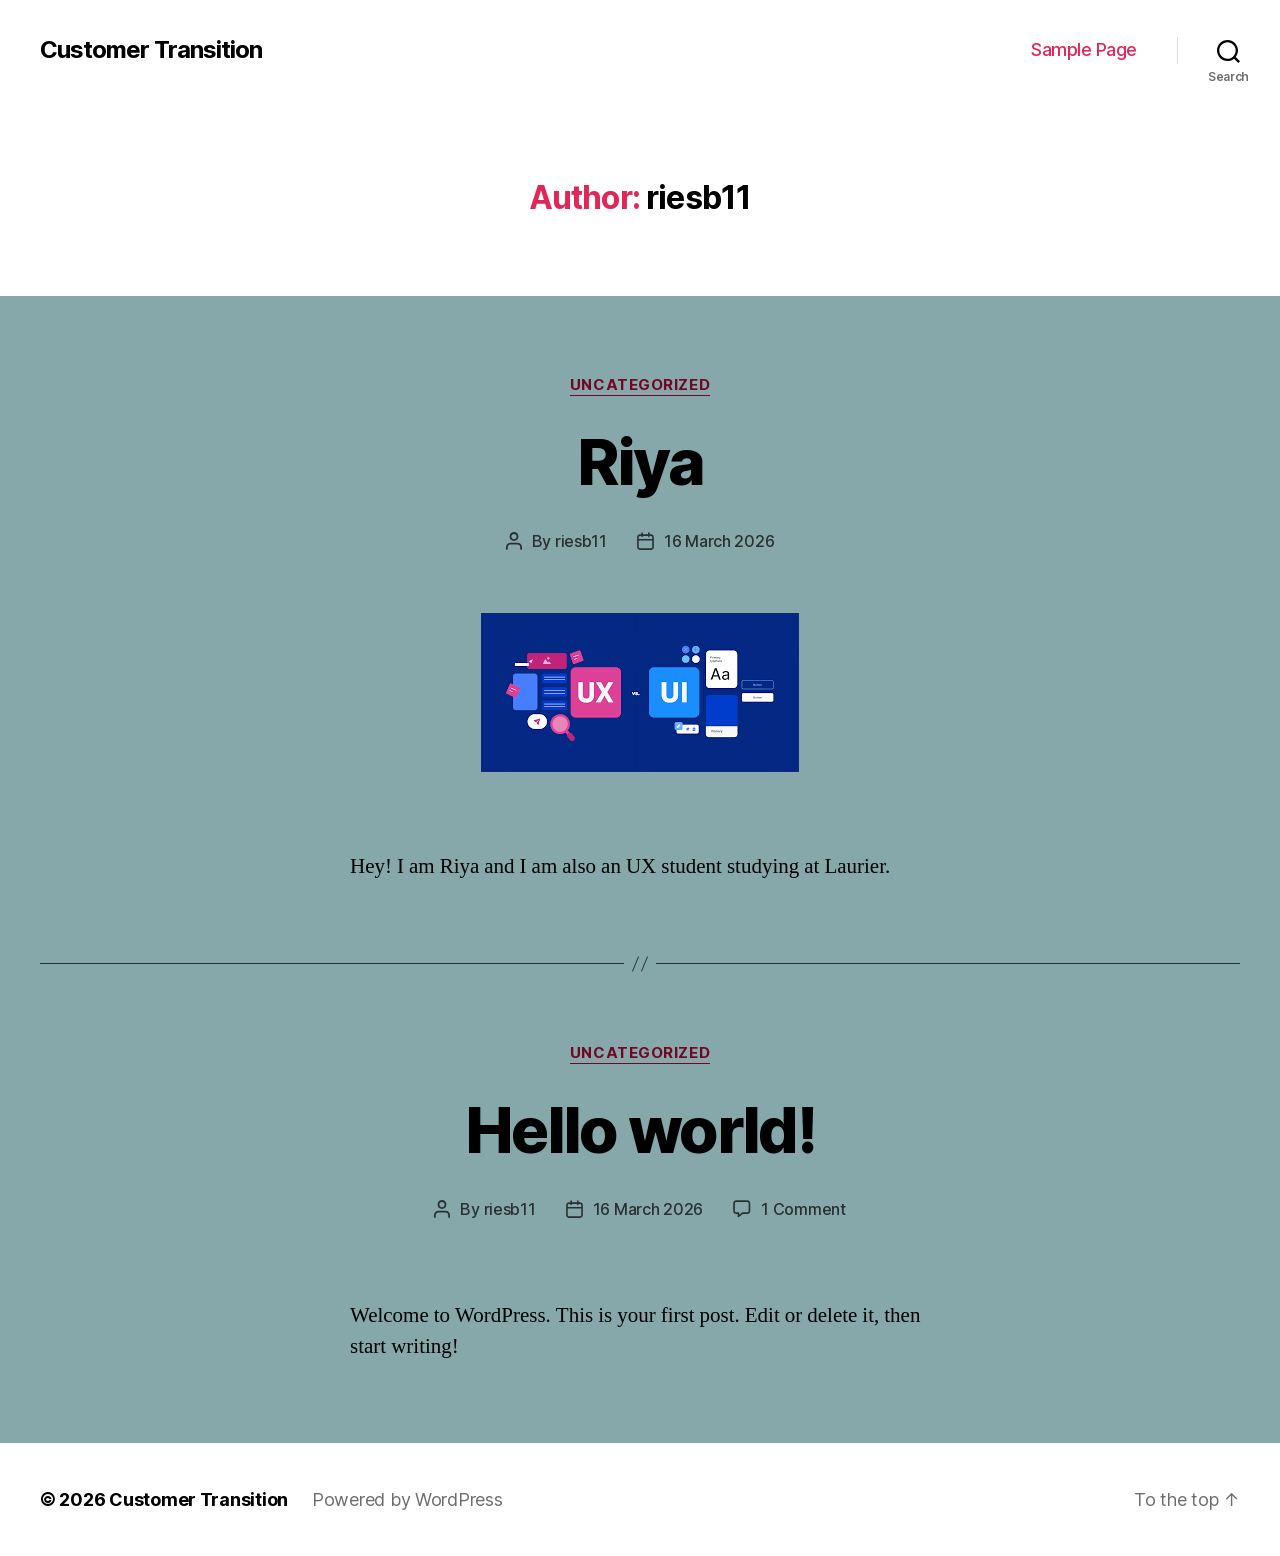
<file: author/riesb11/index.html>
<!DOCTYPE html>

<html class="no-js" lang="en-CA">

	<head>

		<meta charset="UTF-8">
		<meta name="viewport" content="width=device-width, initial-scale=1.0">

		<link rel="profile" href="https://gmpg.org/xfn/11">

		<title>riesb11 &#8211; Customer Transition</title>
<meta name='robots' content='max-image-preview:large' />
<link rel='dns-prefetch' href='//localhost' />
<link rel="alternate" type="application/rss+xml" title="Customer Transition &raquo; Feed" href="/feed/" />
<link rel="alternate" type="application/rss+xml" title="Customer Transition &raquo; Comments Feed" href="/comments/feed/" />
<link rel="alternate" type="application/rss+xml" title="Customer Transition &raquo; Posts by riesb11 Feed" href="/author/riesb11/feed/" />
<script async src="https://www.googletagmanager.com/gtag/js?id=G-NSQG156VXY"></script>
<script>
var tinyGtagJsOptions = {"ga4":"G-NSQG156VXY"};
window.dataLayer || (dataLayer = []);
function gtag(){dataLayer.push(arguments);}
gtag('js', new Date());
gtag('config', "G-NSQG156VXY");
</script>
<style id='wp-img-auto-sizes-contain-inline-css'>
img:is([sizes=auto i],[sizes^="auto," i]){contain-intrinsic-size:3000px 1500px}
/*# sourceURL=wp-img-auto-sizes-contain-inline-css */
</style>
<style id='wp-emoji-styles-inline-css'>

	img.wp-smiley, img.emoji {
		display: inline !important;
		border: none !important;
		box-shadow: none !important;
		height: 1em !important;
		width: 1em !important;
		margin: 0 0.07em !important;
		vertical-align: -0.1em !important;
		background: none !important;
		padding: 0 !important;
	}
/*# sourceURL=wp-emoji-styles-inline-css */
</style>
<style id='wp-block-library-inline-css'>
:root{--wp-block-synced-color:#7a00df;--wp-block-synced-color--rgb:122,0,223;--wp-bound-block-color:var(--wp-block-synced-color);--wp-editor-canvas-background:#ddd;--wp-admin-theme-color:#007cba;--wp-admin-theme-color--rgb:0,124,186;--wp-admin-theme-color-darker-10:#006ba1;--wp-admin-theme-color-darker-10--rgb:0,107,160.5;--wp-admin-theme-color-darker-20:#005a87;--wp-admin-theme-color-darker-20--rgb:0,90,135;--wp-admin-border-width-focus:2px}@media (min-resolution:192dpi){:root{--wp-admin-border-width-focus:1.5px}}.wp-element-button{cursor:pointer}:root .has-very-light-gray-background-color{background-color:#eee}:root .has-very-dark-gray-background-color{background-color:#313131}:root .has-very-light-gray-color{color:#eee}:root .has-very-dark-gray-color{color:#313131}:root .has-vivid-green-cyan-to-vivid-cyan-blue-gradient-background{background:linear-gradient(135deg,#00d084,#0693e3)}:root .has-purple-crush-gradient-background{background:linear-gradient(135deg,#34e2e4,#4721fb 50%,#ab1dfe)}:root .has-hazy-dawn-gradient-background{background:linear-gradient(135deg,#faaca8,#dad0ec)}:root .has-subdued-olive-gradient-background{background:linear-gradient(135deg,#fafae1,#67a671)}:root .has-atomic-cream-gradient-background{background:linear-gradient(135deg,#fdd79a,#004a59)}:root .has-nightshade-gradient-background{background:linear-gradient(135deg,#330968,#31cdcf)}:root .has-midnight-gradient-background{background:linear-gradient(135deg,#020381,#2874fc)}:root{--wp--preset--font-size--normal:16px;--wp--preset--font-size--huge:42px}.has-regular-font-size{font-size:1em}.has-larger-font-size{font-size:2.625em}.has-normal-font-size{font-size:var(--wp--preset--font-size--normal)}.has-huge-font-size{font-size:var(--wp--preset--font-size--huge)}.has-text-align-center{text-align:center}.has-text-align-left{text-align:left}.has-text-align-right{text-align:right}.has-fit-text{white-space:nowrap!important}#end-resizable-editor-section{display:none}.aligncenter{clear:both}.items-justified-left{justify-content:flex-start}.items-justified-center{justify-content:center}.items-justified-right{justify-content:flex-end}.items-justified-space-between{justify-content:space-between}.screen-reader-text{border:0;clip-path:inset(50%);height:1px;margin:-1px;overflow:hidden;padding:0;position:absolute;width:1px;word-wrap:normal!important}.screen-reader-text:focus{background-color:#ddd;clip-path:none;color:#444;display:block;font-size:1em;height:auto;left:5px;line-height:normal;padding:15px 23px 14px;text-decoration:none;top:5px;width:auto;z-index:100000}html :where(.has-border-color){border-style:solid}html :where([style*=border-top-color]){border-top-style:solid}html :where([style*=border-right-color]){border-right-style:solid}html :where([style*=border-bottom-color]){border-bottom-style:solid}html :where([style*=border-left-color]){border-left-style:solid}html :where([style*=border-width]){border-style:solid}html :where([style*=border-top-width]){border-top-style:solid}html :where([style*=border-right-width]){border-right-style:solid}html :where([style*=border-bottom-width]){border-bottom-style:solid}html :where([style*=border-left-width]){border-left-style:solid}html :where(img[class*=wp-image-]){height:auto;max-width:100%}:where(figure){margin:0 0 1em}html :where(.is-position-sticky){--wp-admin--admin-bar--position-offset:var(--wp-admin--admin-bar--height,0px)}@media screen and (max-width:600px){html :where(.is-position-sticky){--wp-admin--admin-bar--position-offset:0px}}

/*# sourceURL=wp-block-library-inline-css */
</style>
<style id='wp-block-paragraph-inline-css'>
.is-small-text{font-size:.875em}.is-regular-text{font-size:1em}.is-large-text{font-size:2.25em}.is-larger-text{font-size:3em}.has-drop-cap:not(:focus):first-letter{float:left;font-size:8.4em;font-style:normal;font-weight:100;line-height:.68;margin:.05em .1em 0 0;text-transform:uppercase}body.rtl .has-drop-cap:not(:focus):first-letter{float:none;margin-left:.1em}p.has-drop-cap.has-background{overflow:hidden}:root :where(p.has-background){padding:1.25em 2.375em}:where(p.has-text-color:not(.has-link-color)) a{color:inherit}p.has-text-align-left[style*="writing-mode:vertical-lr"],p.has-text-align-right[style*="writing-mode:vertical-rl"]{rotate:180deg}
/*# sourceURL=/wp-includes/blocks/paragraph/style.min.css */
</style>

<style id='classic-theme-styles-inline-css'>
/*! This file is auto-generated */
.wp-block-button__link{color:#fff;background-color:#32373c;border-radius:9999px;box-shadow:none;text-decoration:none;padding:calc(.667em + 2px) calc(1.333em + 2px);font-size:1.125em}.wp-block-file__button{background:#32373c;color:#fff;text-decoration:none}
/*# sourceURL=/wp-includes/css/classic-themes.min.css */
</style>
<style id='global-styles-inline-css'>
:root{--wp--preset--aspect-ratio--square: 1;--wp--preset--aspect-ratio--4-3: 4/3;--wp--preset--aspect-ratio--3-4: 3/4;--wp--preset--aspect-ratio--3-2: 3/2;--wp--preset--aspect-ratio--2-3: 2/3;--wp--preset--aspect-ratio--16-9: 16/9;--wp--preset--aspect-ratio--9-16: 9/16;--wp--preset--color--black: #000000;--wp--preset--color--cyan-bluish-gray: #abb8c3;--wp--preset--color--white: #ffffff;--wp--preset--color--pale-pink: #f78da7;--wp--preset--color--vivid-red: #cf2e2e;--wp--preset--color--luminous-vivid-orange: #ff6900;--wp--preset--color--luminous-vivid-amber: #fcb900;--wp--preset--color--light-green-cyan: #7bdcb5;--wp--preset--color--vivid-green-cyan: #00d084;--wp--preset--color--pale-cyan-blue: #8ed1fc;--wp--preset--color--vivid-cyan-blue: #0693e3;--wp--preset--color--vivid-purple: #9b51e0;--wp--preset--color--accent: #720724;--wp--preset--color--primary: #000000;--wp--preset--color--secondary: #293031;--wp--preset--color--subtle-background: #658e8f;--wp--preset--color--background: #86a8aa;--wp--preset--gradient--vivid-cyan-blue-to-vivid-purple: linear-gradient(135deg,rgb(6,147,227) 0%,rgb(155,81,224) 100%);--wp--preset--gradient--light-green-cyan-to-vivid-green-cyan: linear-gradient(135deg,rgb(122,220,180) 0%,rgb(0,208,130) 100%);--wp--preset--gradient--luminous-vivid-amber-to-luminous-vivid-orange: linear-gradient(135deg,rgb(252,185,0) 0%,rgb(255,105,0) 100%);--wp--preset--gradient--luminous-vivid-orange-to-vivid-red: linear-gradient(135deg,rgb(255,105,0) 0%,rgb(207,46,46) 100%);--wp--preset--gradient--very-light-gray-to-cyan-bluish-gray: linear-gradient(135deg,rgb(238,238,238) 0%,rgb(169,184,195) 100%);--wp--preset--gradient--cool-to-warm-spectrum: linear-gradient(135deg,rgb(74,234,220) 0%,rgb(151,120,209) 20%,rgb(207,42,186) 40%,rgb(238,44,130) 60%,rgb(251,105,98) 80%,rgb(254,248,76) 100%);--wp--preset--gradient--blush-light-purple: linear-gradient(135deg,rgb(255,206,236) 0%,rgb(152,150,240) 100%);--wp--preset--gradient--blush-bordeaux: linear-gradient(135deg,rgb(254,205,165) 0%,rgb(254,45,45) 50%,rgb(107,0,62) 100%);--wp--preset--gradient--luminous-dusk: linear-gradient(135deg,rgb(255,203,112) 0%,rgb(199,81,192) 50%,rgb(65,88,208) 100%);--wp--preset--gradient--pale-ocean: linear-gradient(135deg,rgb(255,245,203) 0%,rgb(182,227,212) 50%,rgb(51,167,181) 100%);--wp--preset--gradient--electric-grass: linear-gradient(135deg,rgb(202,248,128) 0%,rgb(113,206,126) 100%);--wp--preset--gradient--midnight: linear-gradient(135deg,rgb(2,3,129) 0%,rgb(40,116,252) 100%);--wp--preset--font-size--small: 18px;--wp--preset--font-size--medium: 20px;--wp--preset--font-size--large: 26.25px;--wp--preset--font-size--x-large: 42px;--wp--preset--font-size--normal: 21px;--wp--preset--font-size--larger: 32px;--wp--preset--spacing--20: 0.44rem;--wp--preset--spacing--30: 0.67rem;--wp--preset--spacing--40: 1rem;--wp--preset--spacing--50: 1.5rem;--wp--preset--spacing--60: 2.25rem;--wp--preset--spacing--70: 3.38rem;--wp--preset--spacing--80: 5.06rem;--wp--preset--shadow--natural: 6px 6px 9px rgba(0, 0, 0, 0.2);--wp--preset--shadow--deep: 12px 12px 50px rgba(0, 0, 0, 0.4);--wp--preset--shadow--sharp: 6px 6px 0px rgba(0, 0, 0, 0.2);--wp--preset--shadow--outlined: 6px 6px 0px -3px rgb(255, 255, 255), 6px 6px rgb(0, 0, 0);--wp--preset--shadow--crisp: 6px 6px 0px rgb(0, 0, 0);}:where(.is-layout-flex){gap: 0.5em;}:where(.is-layout-grid){gap: 0.5em;}body .is-layout-flex{display: flex;}.is-layout-flex{flex-wrap: wrap;align-items: center;}.is-layout-flex > :is(*, div){margin: 0;}body .is-layout-grid{display: grid;}.is-layout-grid > :is(*, div){margin: 0;}:where(.wp-block-columns.is-layout-flex){gap: 2em;}:where(.wp-block-columns.is-layout-grid){gap: 2em;}:where(.wp-block-post-template.is-layout-flex){gap: 1.25em;}:where(.wp-block-post-template.is-layout-grid){gap: 1.25em;}.has-black-color{color: var(--wp--preset--color--black) !important;}.has-cyan-bluish-gray-color{color: var(--wp--preset--color--cyan-bluish-gray) !important;}.has-white-color{color: var(--wp--preset--color--white) !important;}.has-pale-pink-color{color: var(--wp--preset--color--pale-pink) !important;}.has-vivid-red-color{color: var(--wp--preset--color--vivid-red) !important;}.has-luminous-vivid-orange-color{color: var(--wp--preset--color--luminous-vivid-orange) !important;}.has-luminous-vivid-amber-color{color: var(--wp--preset--color--luminous-vivid-amber) !important;}.has-light-green-cyan-color{color: var(--wp--preset--color--light-green-cyan) !important;}.has-vivid-green-cyan-color{color: var(--wp--preset--color--vivid-green-cyan) !important;}.has-pale-cyan-blue-color{color: var(--wp--preset--color--pale-cyan-blue) !important;}.has-vivid-cyan-blue-color{color: var(--wp--preset--color--vivid-cyan-blue) !important;}.has-vivid-purple-color{color: var(--wp--preset--color--vivid-purple) !important;}.has-black-background-color{background-color: var(--wp--preset--color--black) !important;}.has-cyan-bluish-gray-background-color{background-color: var(--wp--preset--color--cyan-bluish-gray) !important;}.has-white-background-color{background-color: var(--wp--preset--color--white) !important;}.has-pale-pink-background-color{background-color: var(--wp--preset--color--pale-pink) !important;}.has-vivid-red-background-color{background-color: var(--wp--preset--color--vivid-red) !important;}.has-luminous-vivid-orange-background-color{background-color: var(--wp--preset--color--luminous-vivid-orange) !important;}.has-luminous-vivid-amber-background-color{background-color: var(--wp--preset--color--luminous-vivid-amber) !important;}.has-light-green-cyan-background-color{background-color: var(--wp--preset--color--light-green-cyan) !important;}.has-vivid-green-cyan-background-color{background-color: var(--wp--preset--color--vivid-green-cyan) !important;}.has-pale-cyan-blue-background-color{background-color: var(--wp--preset--color--pale-cyan-blue) !important;}.has-vivid-cyan-blue-background-color{background-color: var(--wp--preset--color--vivid-cyan-blue) !important;}.has-vivid-purple-background-color{background-color: var(--wp--preset--color--vivid-purple) !important;}.has-black-border-color{border-color: var(--wp--preset--color--black) !important;}.has-cyan-bluish-gray-border-color{border-color: var(--wp--preset--color--cyan-bluish-gray) !important;}.has-white-border-color{border-color: var(--wp--preset--color--white) !important;}.has-pale-pink-border-color{border-color: var(--wp--preset--color--pale-pink) !important;}.has-vivid-red-border-color{border-color: var(--wp--preset--color--vivid-red) !important;}.has-luminous-vivid-orange-border-color{border-color: var(--wp--preset--color--luminous-vivid-orange) !important;}.has-luminous-vivid-amber-border-color{border-color: var(--wp--preset--color--luminous-vivid-amber) !important;}.has-light-green-cyan-border-color{border-color: var(--wp--preset--color--light-green-cyan) !important;}.has-vivid-green-cyan-border-color{border-color: var(--wp--preset--color--vivid-green-cyan) !important;}.has-pale-cyan-blue-border-color{border-color: var(--wp--preset--color--pale-cyan-blue) !important;}.has-vivid-cyan-blue-border-color{border-color: var(--wp--preset--color--vivid-cyan-blue) !important;}.has-vivid-purple-border-color{border-color: var(--wp--preset--color--vivid-purple) !important;}.has-vivid-cyan-blue-to-vivid-purple-gradient-background{background: var(--wp--preset--gradient--vivid-cyan-blue-to-vivid-purple) !important;}.has-light-green-cyan-to-vivid-green-cyan-gradient-background{background: var(--wp--preset--gradient--light-green-cyan-to-vivid-green-cyan) !important;}.has-luminous-vivid-amber-to-luminous-vivid-orange-gradient-background{background: var(--wp--preset--gradient--luminous-vivid-amber-to-luminous-vivid-orange) !important;}.has-luminous-vivid-orange-to-vivid-red-gradient-background{background: var(--wp--preset--gradient--luminous-vivid-orange-to-vivid-red) !important;}.has-very-light-gray-to-cyan-bluish-gray-gradient-background{background: var(--wp--preset--gradient--very-light-gray-to-cyan-bluish-gray) !important;}.has-cool-to-warm-spectrum-gradient-background{background: var(--wp--preset--gradient--cool-to-warm-spectrum) !important;}.has-blush-light-purple-gradient-background{background: var(--wp--preset--gradient--blush-light-purple) !important;}.has-blush-bordeaux-gradient-background{background: var(--wp--preset--gradient--blush-bordeaux) !important;}.has-luminous-dusk-gradient-background{background: var(--wp--preset--gradient--luminous-dusk) !important;}.has-pale-ocean-gradient-background{background: var(--wp--preset--gradient--pale-ocean) !important;}.has-electric-grass-gradient-background{background: var(--wp--preset--gradient--electric-grass) !important;}.has-midnight-gradient-background{background: var(--wp--preset--gradient--midnight) !important;}.has-small-font-size{font-size: var(--wp--preset--font-size--small) !important;}.has-medium-font-size{font-size: var(--wp--preset--font-size--medium) !important;}.has-large-font-size{font-size: var(--wp--preset--font-size--large) !important;}.has-x-large-font-size{font-size: var(--wp--preset--font-size--x-large) !important;}
/*# sourceURL=global-styles-inline-css */
</style>

<link rel='stylesheet' id='twentytwenty-style-css' href='/wp-content/themes/twentytwenty/style.css?ver=3.0' media='all' />
<style id='twentytwenty-style-inline-css'>
.color-accent,.color-accent-hover:hover,.color-accent-hover:focus,:root .has-accent-color,.has-drop-cap:not(:focus):first-letter,.wp-block-button.is-style-outline,a { color: #720724; }blockquote,.border-color-accent,.border-color-accent-hover:hover,.border-color-accent-hover:focus { border-color: #720724; }button,.button,.faux-button,.wp-block-button__link,.wp-block-file .wp-block-file__button,input[type="button"],input[type="reset"],input[type="submit"],.bg-accent,.bg-accent-hover:hover,.bg-accent-hover:focus,:root .has-accent-background-color,.comment-reply-link { background-color: #720724; }.fill-children-accent,.fill-children-accent * { fill: #720724; }:root .has-background-color,button,.button,.faux-button,.wp-block-button__link,.wp-block-file__button,input[type="button"],input[type="reset"],input[type="submit"],.wp-block-button,.comment-reply-link,.has-background.has-primary-background-color:not(.has-text-color),.has-background.has-primary-background-color *:not(.has-text-color),.has-background.has-accent-background-color:not(.has-text-color),.has-background.has-accent-background-color *:not(.has-text-color) { color: #86a8aa; }:root .has-background-background-color { background-color: #86a8aa; }body,.entry-title a,:root .has-primary-color { color: #000000; }:root .has-primary-background-color { background-color: #000000; }cite,figcaption,.wp-caption-text,.post-meta,.entry-content .wp-block-archives li,.entry-content .wp-block-categories li,.entry-content .wp-block-latest-posts li,.wp-block-latest-comments__comment-date,.wp-block-latest-posts__post-date,.wp-block-embed figcaption,.wp-block-image figcaption,.wp-block-pullquote cite,.comment-metadata,.comment-respond .comment-notes,.comment-respond .logged-in-as,.pagination .dots,.entry-content hr:not(.has-background),hr.styled-separator,:root .has-secondary-color { color: #293031; }:root .has-secondary-background-color { background-color: #293031; }pre,fieldset,input,textarea,table,table *,hr { border-color: #658e8f; }caption,code,code,kbd,samp,.wp-block-table.is-style-stripes tbody tr:nth-child(odd),:root .has-subtle-background-background-color { background-color: #658e8f; }.wp-block-table.is-style-stripes { border-bottom-color: #658e8f; }.wp-block-latest-posts.is-grid li { border-top-color: #658e8f; }:root .has-subtle-background-color { color: #658e8f; }body:not(.overlay-header) .primary-menu > li > a,body:not(.overlay-header) .primary-menu > li > .icon,.modal-menu a,.footer-menu a, .footer-widgets a:where(:not(.wp-block-button__link)),#site-footer .wp-block-button.is-style-outline,.wp-block-pullquote:before,.singular:not(.overlay-header) .entry-header a,.archive-header a,.header-footer-group .color-accent,.header-footer-group .color-accent-hover:hover { color: #e22658; }.social-icons a,#site-footer button:not(.toggle),#site-footer .button,#site-footer .faux-button,#site-footer .wp-block-button__link,#site-footer .wp-block-file__button,#site-footer input[type="button"],#site-footer input[type="reset"],#site-footer input[type="submit"] { background-color: #e22658; }.social-icons a,body:not(.overlay-header) .primary-menu ul,.header-footer-group button,.header-footer-group .button,.header-footer-group .faux-button,.header-footer-group .wp-block-button:not(.is-style-outline) .wp-block-button__link,.header-footer-group .wp-block-file__button,.header-footer-group input[type="button"],.header-footer-group input[type="reset"],.header-footer-group input[type="submit"] { color: #ffffff; }#site-header,.footer-nav-widgets-wrapper,#site-footer,.menu-modal,.menu-modal-inner,.search-modal-inner,.archive-header,.singular .entry-header,.singular .featured-media:before,.wp-block-pullquote:before { background-color: #ffffff; }.header-footer-group,body:not(.overlay-header) #site-header .toggle,.menu-modal .toggle { color: #000000; }body:not(.overlay-header) .primary-menu ul { background-color: #000000; }body:not(.overlay-header) .primary-menu > li > ul:after { border-bottom-color: #000000; }body:not(.overlay-header) .primary-menu ul ul:after { border-left-color: #000000; }.site-description,body:not(.overlay-header) .toggle-inner .toggle-text,.widget .post-date,.widget .rss-date,.widget_archive li,.widget_categories li,.widget cite,.widget_pages li,.widget_meta li,.widget_nav_menu li,.powered-by-wordpress,.footer-credits .privacy-policy,.to-the-top,.singular .entry-header .post-meta,.singular:not(.overlay-header) .entry-header .post-meta a { color: #6d6d6d; }.header-footer-group pre,.header-footer-group fieldset,.header-footer-group input,.header-footer-group textarea,.header-footer-group table,.header-footer-group table *,.footer-nav-widgets-wrapper,#site-footer,.menu-modal nav *,.footer-widgets-outer-wrapper,.footer-top { border-color: #dbdbdb; }.header-footer-group table caption,body:not(.overlay-header) .header-inner .toggle-wrapper::before { background-color: #dbdbdb; }
/*# sourceURL=twentytwenty-style-inline-css */
</style>
<link rel='stylesheet' id='twentytwenty-fonts-css' href='/wp-content/themes/twentytwenty/assets/css/font-inter.css?ver=3.0' media='all' />
<link rel='stylesheet' id='twentytwenty-print-style-css' href='/wp-content/themes/twentytwenty/print.css?ver=3.0' media='print' />
<script src="/wp-content/themes/twentytwenty/assets/js/index.js?ver=3.0" id="twentytwenty-js-js" defer data-wp-strategy="defer"></script>
<link rel="https://api.w.org/" href="/wp-json/" /><link rel="alternate" title="JSON" type="application/json" href="/wp-json/wp/v2/users/1" /><link rel="EditURI" type="application/rsd+xml" title="RSD" href="/xmlrpc.php?rsd" />
<meta name="generator" content="WordPress 6.9.4" />
<script>
document.documentElement.className = document.documentElement.className.replace( 'no-js', 'js' );
//# sourceURL=twentytwenty_no_js_class
</script>
<style id="custom-background-css">
body.custom-background { background-color: #86a8aa; }
</style>
	
	</head>

	<body class="archive author author-riesb11 author-1 custom-background wp-embed-responsive wp-theme-twentytwenty enable-search-modal has-no-pagination showing-comments show-avatars footer-top-hidden">

		<a class="skip-link screen-reader-text" href="#site-content">Skip to the content</a>
		<header id="site-header" class="header-footer-group">

			<div class="header-inner section-inner">

				<div class="header-titles-wrapper">

					
						<button class="toggle search-toggle mobile-search-toggle" data-toggle-target=".search-modal" data-toggle-body-class="showing-search-modal" data-set-focus=".search-modal .search-field" aria-expanded="false">
							<span class="toggle-inner">
								<span class="toggle-icon">
									<svg class="svg-icon" aria-hidden="true" role="img" focusable="false" xmlns="https://www.w3.org/2000/svg" width="23" height="23" viewBox="0 0 23 23"><path d="M38.710696,48.0601792 L43,52.3494831 L41.3494831,54 L37.0601792,49.710696 C35.2632422,51.1481185 32.9839107,52.0076499 30.5038249,52.0076499 C24.7027226,52.0076499 20,47.3049272 20,41.5038249 C20,35.7027226 24.7027226,31 30.5038249,31 C36.3049272,31 41.0076499,35.7027226 41.0076499,41.5038249 C41.0076499,43.9839107 40.1481185,46.2632422 38.710696,48.0601792 Z M36.3875844,47.1716785 C37.8030221,45.7026647 38.6734666,43.7048964 38.6734666,41.5038249 C38.6734666,36.9918565 35.0157934,33.3341833 30.5038249,33.3341833 C25.9918565,33.3341833 22.3341833,36.9918565 22.3341833,41.5038249 C22.3341833,46.0157934 25.9918565,49.6734666 30.5038249,49.6734666 C32.7048964,49.6734666 34.7026647,48.8030221 36.1716785,47.3875844 C36.2023931,47.347638 36.2360451,47.3092237 36.2726343,47.2726343 C36.3092237,47.2360451 36.347638,47.2023931 36.3875844,47.1716785 Z" transform="translate(-20 -31)" /></svg>								</span>
								<span class="toggle-text">Search</span>
							</span>
						</button><!-- .search-toggle -->

					
					<div class="header-titles">

						<div class="site-title faux-heading"><a href="/" rel="home">Customer Transition</a></div>
					</div><!-- .header-titles -->

					<button class="toggle nav-toggle mobile-nav-toggle" data-toggle-target=".menu-modal"  data-toggle-body-class="showing-menu-modal" aria-expanded="false" data-set-focus=".close-nav-toggle">
						<span class="toggle-inner">
							<span class="toggle-icon">
								<svg class="svg-icon" aria-hidden="true" role="img" focusable="false" xmlns="https://www.w3.org/2000/svg" width="26" height="7" viewBox="0 0 26 7"><path fill-rule="evenodd" d="M332.5,45 C330.567003,45 329,43.4329966 329,41.5 C329,39.5670034 330.567003,38 332.5,38 C334.432997,38 336,39.5670034 336,41.5 C336,43.4329966 334.432997,45 332.5,45 Z M342,45 C340.067003,45 338.5,43.4329966 338.5,41.5 C338.5,39.5670034 340.067003,38 342,38 C343.932997,38 345.5,39.5670034 345.5,41.5 C345.5,43.4329966 343.932997,45 342,45 Z M351.5,45 C349.567003,45 348,43.4329966 348,41.5 C348,39.5670034 349.567003,38 351.5,38 C353.432997,38 355,39.5670034 355,41.5 C355,43.4329966 353.432997,45 351.5,45 Z" transform="translate(-329 -38)" /></svg>							</span>
							<span class="toggle-text">Menu</span>
						</span>
					</button><!-- .nav-toggle -->

				</div><!-- .header-titles-wrapper -->

				<div class="header-navigation-wrapper">

					
							<nav class="primary-menu-wrapper" aria-label="Horizontal">

								<ul class="primary-menu reset-list-style">

								<li class="page_item page-item-2"><a href="/sample-page/">Sample Page</a></li>

								</ul>

							</nav><!-- .primary-menu-wrapper -->

						
						<div class="header-toggles hide-no-js">

						
							<div class="toggle-wrapper search-toggle-wrapper">

								<button class="toggle search-toggle desktop-search-toggle" data-toggle-target=".search-modal" data-toggle-body-class="showing-search-modal" data-set-focus=".search-modal .search-field" aria-expanded="false">
									<span class="toggle-inner">
										<svg class="svg-icon" aria-hidden="true" role="img" focusable="false" xmlns="https://www.w3.org/2000/svg" width="23" height="23" viewBox="0 0 23 23"><path d="M38.710696,48.0601792 L43,52.3494831 L41.3494831,54 L37.0601792,49.710696 C35.2632422,51.1481185 32.9839107,52.0076499 30.5038249,52.0076499 C24.7027226,52.0076499 20,47.3049272 20,41.5038249 C20,35.7027226 24.7027226,31 30.5038249,31 C36.3049272,31 41.0076499,35.7027226 41.0076499,41.5038249 C41.0076499,43.9839107 40.1481185,46.2632422 38.710696,48.0601792 Z M36.3875844,47.1716785 C37.8030221,45.7026647 38.6734666,43.7048964 38.6734666,41.5038249 C38.6734666,36.9918565 35.0157934,33.3341833 30.5038249,33.3341833 C25.9918565,33.3341833 22.3341833,36.9918565 22.3341833,41.5038249 C22.3341833,46.0157934 25.9918565,49.6734666 30.5038249,49.6734666 C32.7048964,49.6734666 34.7026647,48.8030221 36.1716785,47.3875844 C36.2023931,47.347638 36.2360451,47.3092237 36.2726343,47.2726343 C36.3092237,47.2360451 36.347638,47.2023931 36.3875844,47.1716785 Z" transform="translate(-20 -31)" /></svg>										<span class="toggle-text">Search</span>
									</span>
								</button><!-- .search-toggle -->

							</div>

							
						</div><!-- .header-toggles -->
						
				</div><!-- .header-navigation-wrapper -->

			</div><!-- .header-inner -->

			<div class="search-modal cover-modal header-footer-group" data-modal-target-string=".search-modal" role="dialog" aria-modal="true" aria-label="Search">

	<div class="search-modal-inner modal-inner">

		<div class="section-inner">

			<form role="search" aria-label="Search for:" method="get" class="search-form" action="/">
	<label for="search-form-1">
		<span class="screen-reader-text">
			Search for:		</span>
		<input type="search" id="search-form-1" class="search-field" placeholder="Search &hellip;" value="" name="s" />
	</label>
	<input type="submit" class="search-submit" value="Search" />
</form>

			<button class="toggle search-untoggle close-search-toggle fill-children-current-color" data-toggle-target=".search-modal" data-toggle-body-class="showing-search-modal" data-set-focus=".search-modal .search-field">
				<span class="screen-reader-text">
					Close search				</span>
				<svg class="svg-icon" aria-hidden="true" role="img" focusable="false" xmlns="https://www.w3.org/2000/svg" width="16" height="16" viewBox="0 0 16 16"><polygon fill="" fill-rule="evenodd" points="6.852 7.649 .399 1.195 1.445 .149 7.899 6.602 14.352 .149 15.399 1.195 8.945 7.649 15.399 14.102 14.352 15.149 7.899 8.695 1.445 15.149 .399 14.102" /></svg>			</button><!-- .search-toggle -->

		</div><!-- .section-inner -->

	</div><!-- .search-modal-inner -->

</div><!-- .menu-modal -->

		</header><!-- #site-header -->

		
<div class="menu-modal cover-modal header-footer-group" data-modal-target-string=".menu-modal">

	<div class="menu-modal-inner modal-inner">

		<div class="menu-wrapper section-inner">

			<div class="menu-top">

				<button class="toggle close-nav-toggle fill-children-current-color" data-toggle-target=".menu-modal" data-toggle-body-class="showing-menu-modal" data-set-focus=".menu-modal">
					<span class="toggle-text">Close Menu</span>
					<svg class="svg-icon" aria-hidden="true" role="img" focusable="false" xmlns="https://www.w3.org/2000/svg" width="16" height="16" viewBox="0 0 16 16"><polygon fill="" fill-rule="evenodd" points="6.852 7.649 .399 1.195 1.445 .149 7.899 6.602 14.352 .149 15.399 1.195 8.945 7.649 15.399 14.102 14.352 15.149 7.899 8.695 1.445 15.149 .399 14.102" /></svg>				</button><!-- .nav-toggle -->

				
					<nav class="mobile-menu" aria-label="Mobile">

						<ul class="modal-menu reset-list-style">

						<li class="page_item page-item-2"><div class="ancestor-wrapper"><a href="/sample-page/">Sample Page</a></div><!-- .ancestor-wrapper --></li>

						</ul>

					</nav>

					
			</div><!-- .menu-top -->

			<div class="menu-bottom">

				
			</div><!-- .menu-bottom -->

		</div><!-- .menu-wrapper -->

	</div><!-- .menu-modal-inner -->

</div><!-- .menu-modal -->

<main id="site-content">

	
		<header class="archive-header has-text-align-center header-footer-group">

			<div class="archive-header-inner section-inner medium">

									<h1 class="archive-title"><span class="color-accent">Author:</span> <span>riesb11</span></h1>
				
				
			</div><!-- .archive-header-inner -->

		</header><!-- .archive-header -->

		
<article class="post-11 post type-post status-publish format-standard has-post-thumbnail hentry category-uncategorized" id="post-11">

	
<header class="entry-header has-text-align-center">

	<div class="entry-header-inner section-inner medium">

		
			<div class="entry-categories">
				<span class="screen-reader-text">
					Categories				</span>
				<div class="entry-categories-inner">
					<a href="/category/uncategorized/" rel="category tag">Uncategorized</a>				</div><!-- .entry-categories-inner -->
			</div><!-- .entry-categories -->

			<h2 class="entry-title heading-size-1"><a href="/riya/">Riya</a></h2>
		<div class="post-meta-wrapper post-meta-single post-meta-single-top">

			<ul class="post-meta">

									<li class="post-author meta-wrapper">
						<span class="meta-icon">
							<span class="screen-reader-text">
								Post author							</span>
							<svg class="svg-icon" aria-hidden="true" role="img" focusable="false" xmlns="https://www.w3.org/2000/svg" width="18" height="20" viewBox="0 0 18 20"><path fill="" d="M18,19 C18,19.5522847 17.5522847,20 17,20 C16.4477153,20 16,19.5522847 16,19 L16,17 C16,15.3431458 14.6568542,14 13,14 L5,14 C3.34314575,14 2,15.3431458 2,17 L2,19 C2,19.5522847 1.55228475,20 1,20 C0.44771525,20 0,19.5522847 0,19 L0,17 C0,14.2385763 2.23857625,12 5,12 L13,12 C15.7614237,12 18,14.2385763 18,17 L18,19 Z M9,10 C6.23857625,10 4,7.76142375 4,5 C4,2.23857625 6.23857625,0 9,0 C11.7614237,0 14,2.23857625 14,5 C14,7.76142375 11.7614237,10 9,10 Z M9,8 C10.6568542,8 12,6.65685425 12,5 C12,3.34314575 10.6568542,2 9,2 C7.34314575,2 6,3.34314575 6,5 C6,6.65685425 7.34314575,8 9,8 Z" /></svg>						</span>
						<span class="meta-text">
							By <a href="/author/riesb11/">riesb11</a>						</span>
					</li>
										<li class="post-date meta-wrapper">
						<span class="meta-icon">
							<span class="screen-reader-text">
								Post date							</span>
							<svg class="svg-icon" aria-hidden="true" role="img" focusable="false" xmlns="https://www.w3.org/2000/svg" width="18" height="19" viewBox="0 0 18 19"><path fill="" d="M4.60069444,4.09375 L3.25,4.09375 C2.47334957,4.09375 1.84375,4.72334957 1.84375,5.5 L1.84375,7.26736111 L16.15625,7.26736111 L16.15625,5.5 C16.15625,4.72334957 15.5266504,4.09375 14.75,4.09375 L13.3993056,4.09375 L13.3993056,4.55555556 C13.3993056,5.02154581 13.0215458,5.39930556 12.5555556,5.39930556 C12.0895653,5.39930556 11.7118056,5.02154581 11.7118056,4.55555556 L11.7118056,4.09375 L6.28819444,4.09375 L6.28819444,4.55555556 C6.28819444,5.02154581 5.9104347,5.39930556 5.44444444,5.39930556 C4.97845419,5.39930556 4.60069444,5.02154581 4.60069444,4.55555556 L4.60069444,4.09375 Z M6.28819444,2.40625 L11.7118056,2.40625 L11.7118056,1 C11.7118056,0.534009742 12.0895653,0.15625 12.5555556,0.15625 C13.0215458,0.15625 13.3993056,0.534009742 13.3993056,1 L13.3993056,2.40625 L14.75,2.40625 C16.4586309,2.40625 17.84375,3.79136906 17.84375,5.5 L17.84375,15.875 C17.84375,17.5836309 16.4586309,18.96875 14.75,18.96875 L3.25,18.96875 C1.54136906,18.96875 0.15625,17.5836309 0.15625,15.875 L0.15625,5.5 C0.15625,3.79136906 1.54136906,2.40625 3.25,2.40625 L4.60069444,2.40625 L4.60069444,1 C4.60069444,0.534009742 4.97845419,0.15625 5.44444444,0.15625 C5.9104347,0.15625 6.28819444,0.534009742 6.28819444,1 L6.28819444,2.40625 Z M1.84375,8.95486111 L1.84375,15.875 C1.84375,16.6516504 2.47334957,17.28125 3.25,17.28125 L14.75,17.28125 C15.5266504,17.28125 16.15625,16.6516504 16.15625,15.875 L16.15625,8.95486111 L1.84375,8.95486111 Z" /></svg>						</span>
						<span class="meta-text">
							<a href="/riya/">16 March 2026</a>
						</span>
					</li>
					
			</ul><!-- .post-meta -->

		</div><!-- .post-meta-wrapper -->

		
	</div><!-- .entry-header-inner -->

</header><!-- .entry-header -->

	<figure class="featured-media">

		<div class="featured-media-inner section-inner medium">

			<img width="318" height="159" src="/wp-content/uploads/2026/03/download.png" class="attachment-post-thumbnail size-post-thumbnail wp-post-image" alt="" decoding="async" fetchpriority="high" srcset="/wp-content/uploads/2026/03/download.png 318w, /wp-content/uploads/2026/03/download-300x150.png 300w" sizes="(max-width: 318px) 100vw, 318px" />
		</div><!-- .featured-media-inner -->

	</figure><!-- .featured-media -->

	
	<div class="post-inner thin ">

		<div class="entry-content">

			
<p>Hey! I am Riya and I am also an UX student studying at Laurier.</p>

		</div><!-- .entry-content -->

	</div><!-- .post-inner -->

	<div class="section-inner">
		
	</div><!-- .section-inner -->

	
</article><!-- .post -->
<hr class="post-separator styled-separator is-style-wide section-inner" aria-hidden="true" />
<article class="post-1 post type-post status-publish format-standard hentry category-uncategorized" id="post-1">

	
<header class="entry-header has-text-align-center">

	<div class="entry-header-inner section-inner medium">

		
			<div class="entry-categories">
				<span class="screen-reader-text">
					Categories				</span>
				<div class="entry-categories-inner">
					<a href="/category/uncategorized/" rel="category tag">Uncategorized</a>				</div><!-- .entry-categories-inner -->
			</div><!-- .entry-categories -->

			<h2 class="entry-title heading-size-1"><a href="/hello-world/">Hello world!</a></h2>
		<div class="post-meta-wrapper post-meta-single post-meta-single-top">

			<ul class="post-meta">

									<li class="post-author meta-wrapper">
						<span class="meta-icon">
							<span class="screen-reader-text">
								Post author							</span>
							<svg class="svg-icon" aria-hidden="true" role="img" focusable="false" xmlns="https://www.w3.org/2000/svg" width="18" height="20" viewBox="0 0 18 20"><path fill="" d="M18,19 C18,19.5522847 17.5522847,20 17,20 C16.4477153,20 16,19.5522847 16,19 L16,17 C16,15.3431458 14.6568542,14 13,14 L5,14 C3.34314575,14 2,15.3431458 2,17 L2,19 C2,19.5522847 1.55228475,20 1,20 C0.44771525,20 0,19.5522847 0,19 L0,17 C0,14.2385763 2.23857625,12 5,12 L13,12 C15.7614237,12 18,14.2385763 18,17 L18,19 Z M9,10 C6.23857625,10 4,7.76142375 4,5 C4,2.23857625 6.23857625,0 9,0 C11.7614237,0 14,2.23857625 14,5 C14,7.76142375 11.7614237,10 9,10 Z M9,8 C10.6568542,8 12,6.65685425 12,5 C12,3.34314575 10.6568542,2 9,2 C7.34314575,2 6,3.34314575 6,5 C6,6.65685425 7.34314575,8 9,8 Z" /></svg>						</span>
						<span class="meta-text">
							By <a href="/author/riesb11/">riesb11</a>						</span>
					</li>
										<li class="post-date meta-wrapper">
						<span class="meta-icon">
							<span class="screen-reader-text">
								Post date							</span>
							<svg class="svg-icon" aria-hidden="true" role="img" focusable="false" xmlns="https://www.w3.org/2000/svg" width="18" height="19" viewBox="0 0 18 19"><path fill="" d="M4.60069444,4.09375 L3.25,4.09375 C2.47334957,4.09375 1.84375,4.72334957 1.84375,5.5 L1.84375,7.26736111 L16.15625,7.26736111 L16.15625,5.5 C16.15625,4.72334957 15.5266504,4.09375 14.75,4.09375 L13.3993056,4.09375 L13.3993056,4.55555556 C13.3993056,5.02154581 13.0215458,5.39930556 12.5555556,5.39930556 C12.0895653,5.39930556 11.7118056,5.02154581 11.7118056,4.55555556 L11.7118056,4.09375 L6.28819444,4.09375 L6.28819444,4.55555556 C6.28819444,5.02154581 5.9104347,5.39930556 5.44444444,5.39930556 C4.97845419,5.39930556 4.60069444,5.02154581 4.60069444,4.55555556 L4.60069444,4.09375 Z M6.28819444,2.40625 L11.7118056,2.40625 L11.7118056,1 C11.7118056,0.534009742 12.0895653,0.15625 12.5555556,0.15625 C13.0215458,0.15625 13.3993056,0.534009742 13.3993056,1 L13.3993056,2.40625 L14.75,2.40625 C16.4586309,2.40625 17.84375,3.79136906 17.84375,5.5 L17.84375,15.875 C17.84375,17.5836309 16.4586309,18.96875 14.75,18.96875 L3.25,18.96875 C1.54136906,18.96875 0.15625,17.5836309 0.15625,15.875 L0.15625,5.5 C0.15625,3.79136906 1.54136906,2.40625 3.25,2.40625 L4.60069444,2.40625 L4.60069444,1 C4.60069444,0.534009742 4.97845419,0.15625 5.44444444,0.15625 C5.9104347,0.15625 6.28819444,0.534009742 6.28819444,1 L6.28819444,2.40625 Z M1.84375,8.95486111 L1.84375,15.875 C1.84375,16.6516504 2.47334957,17.28125 3.25,17.28125 L14.75,17.28125 C15.5266504,17.28125 16.15625,16.6516504 16.15625,15.875 L16.15625,8.95486111 L1.84375,8.95486111 Z" /></svg>						</span>
						<span class="meta-text">
							<a href="/hello-world/">16 March 2026</a>
						</span>
					</li>
										<li class="post-comment-link meta-wrapper">
						<span class="meta-icon">
							<svg class="svg-icon" aria-hidden="true" role="img" focusable="false" xmlns="https://www.w3.org/2000/svg" width="19" height="19" viewBox="0 0 19 19"><path d="M9.43016863,13.2235931 C9.58624731,13.094699 9.7823475,13.0241935 9.98476849,13.0241935 L15.0564516,13.0241935 C15.8581553,13.0241935 16.5080645,12.3742843 16.5080645,11.5725806 L16.5080645,3.44354839 C16.5080645,2.64184472 15.8581553,1.99193548 15.0564516,1.99193548 L3.44354839,1.99193548 C2.64184472,1.99193548 1.99193548,2.64184472 1.99193548,3.44354839 L1.99193548,11.5725806 C1.99193548,12.3742843 2.64184472,13.0241935 3.44354839,13.0241935 L5.76612903,13.0241935 C6.24715123,13.0241935 6.63709677,13.4141391 6.63709677,13.8951613 L6.63709677,15.5301903 L9.43016863,13.2235931 Z M3.44354839,14.766129 C1.67980032,14.766129 0.25,13.3363287 0.25,11.5725806 L0.25,3.44354839 C0.25,1.67980032 1.67980032,0.25 3.44354839,0.25 L15.0564516,0.25 C16.8201997,0.25 18.25,1.67980032 18.25,3.44354839 L18.25,11.5725806 C18.25,13.3363287 16.8201997,14.766129 15.0564516,14.766129 L10.2979143,14.766129 L6.32072889,18.0506004 C5.75274472,18.5196577 4.89516129,18.1156602 4.89516129,17.3790323 L4.89516129,14.766129 L3.44354839,14.766129 Z" /></svg>						</span>
						<span class="meta-text">
							<a href="/hello-world/#comments">1 Comment<span class="screen-reader-text"> on Hello world!</span></a>						</span>
					</li>
					
			</ul><!-- .post-meta -->

		</div><!-- .post-meta-wrapper -->

		
	</div><!-- .entry-header-inner -->

</header><!-- .entry-header -->

	<div class="post-inner thin ">

		<div class="entry-content">

			
<p>Welcome to WordPress. This is your first post. Edit or delete it, then start writing!</p>

		</div><!-- .entry-content -->

	</div><!-- .post-inner -->

	<div class="section-inner">
		
	</div><!-- .section-inner -->

	
</article><!-- .post -->

	
</main><!-- #site-content -->


			<footer id="site-footer" class="header-footer-group">

				<div class="section-inner">

					<div class="footer-credits">

						<p class="footer-copyright">&copy;
							2026							<a href="/">Customer Transition</a>
						</p><!-- .footer-copyright -->

						
						<p class="powered-by-wordpress">
							<a href="https://wordpress.org/">
								Powered by WordPress							</a>
						</p><!-- .powered-by-wordpress -->

					</div><!-- .footer-credits -->

					<a class="to-the-top" href="#site-header">
						<span class="to-the-top-long">
							To the top <span class="arrow" aria-hidden="true">&uarr;</span>						</span><!-- .to-the-top-long -->
						<span class="to-the-top-short">
							Up <span class="arrow" aria-hidden="true">&uarr;</span>						</span><!-- .to-the-top-short -->
					</a><!-- .to-the-top -->

				</div><!-- .section-inner -->

			</footer><!-- #site-footer -->

		<script type="speculationrules">
{"prefetch":[{"source":"document","where":{"and":[{"href_matches":"/*"},{"not":{"href_matches":["/wp-*.php","/wp-admin/*","/wp-content/uploads/*","/wp-content/*","/wp-content/plugins/*","/wp-content/themes/twentytwenty/*","/*\\?(.+)"]}},{"not":{"selector_matches":"a[rel~=\"nofollow\"]"}},{"not":{"selector_matches":".no-prefetch, .no-prefetch a"}}]},"eagerness":"conservative"}]}
</script>
<script id="wp-emoji-settings" type="application/json">
{"baseUrl":"https://s.w.org/images/core/emoji/17.0.2/72x72/","ext":".png","svgUrl":"https://s.w.org/images/core/emoji/17.0.2/svg/","svgExt":".svg","source":{"concatemoji":"/wp-includes/js/wp-emoji-release.min.js?ver=6.9.4"}}
</script>
<script type="module">
/*! This file is auto-generated */
const a=JSON.parse(document.getElementById("wp-emoji-settings").textContent),o=(window._wpemojiSettings=a,"wpEmojiSettingsSupports"),s=["flag","emoji"];function i(e){try{var t={supportTests:e,timestamp:(new Date).valueOf()};sessionStorage.setItem(o,JSON.stringify(t))}catch(e){}}function c(e,t,n){e.clearRect(0,0,e.canvas.width,e.canvas.height),e.fillText(t,0,0);t=new Uint32Array(e.getImageData(0,0,e.canvas.width,e.canvas.height).data);e.clearRect(0,0,e.canvas.width,e.canvas.height),e.fillText(n,0,0);const a=new Uint32Array(e.getImageData(0,0,e.canvas.width,e.canvas.height).data);return t.every((e,t)=>e===a[t])}function p(e,t){e.clearRect(0,0,e.canvas.width,e.canvas.height),e.fillText(t,0,0);var n=e.getImageData(16,16,1,1);for(let e=0;e<n.data.length;e++)if(0!==n.data[e])return!1;return!0}function u(e,t,n,a){switch(t){case"flag":return n(e,"\ud83c\udff3\ufe0f\u200d\u26a7\ufe0f","\ud83c\udff3\ufe0f\u200b\u26a7\ufe0f")?!1:!n(e,"\ud83c\udde8\ud83c\uddf6","\ud83c\udde8\u200b\ud83c\uddf6")&&!n(e,"\ud83c\udff4\udb40\udc67\udb40\udc62\udb40\udc65\udb40\udc6e\udb40\udc67\udb40\udc7f","\ud83c\udff4\u200b\udb40\udc67\u200b\udb40\udc62\u200b\udb40\udc65\u200b\udb40\udc6e\u200b\udb40\udc67\u200b\udb40\udc7f");case"emoji":return!a(e,"\ud83e\u1fac8")}return!1}function f(e,t,n,a){let r;const o=(r="undefined"!=typeof WorkerGlobalScope&&self instanceof WorkerGlobalScope?new OffscreenCanvas(300,150):document.createElement("canvas")).getContext("2d",{willReadFrequently:!0}),s=(o.textBaseline="top",o.font="600 32px Arial",{});return e.forEach(e=>{s[e]=t(o,e,n,a)}),s}function r(e){var t=document.createElement("script");t.src=e,t.defer=!0,document.head.appendChild(t)}a.supports={everything:!0,everythingExceptFlag:!0},new Promise(t=>{let n=function(){try{var e=JSON.parse(sessionStorage.getItem(o));if("object"==typeof e&&"number"==typeof e.timestamp&&(new Date).valueOf()<e.timestamp+604800&&"object"==typeof e.supportTests)return e.supportTests}catch(e){}return null}();if(!n){if("undefined"!=typeof Worker&&"undefined"!=typeof OffscreenCanvas&&"undefined"!=typeof URL&&URL.createObjectURL&&"undefined"!=typeof Blob)try{var e="postMessage("+f.toString()+"("+[JSON.stringify(s),u.toString(),c.toString(),p.toString()].join(",")+"));",a=new Blob([e],{type:"text/javascript"});const r=new Worker(URL.createObjectURL(a),{name:"wpTestEmojiSupports"});return void(r.onmessage=e=>{i(n=e.data),r.terminate(),t(n)})}catch(e){}i(n=f(s,u,c,p))}t(n)}).then(e=>{for(const n in e)a.supports[n]=e[n],a.supports.everything=a.supports.everything&&a.supports[n],"flag"!==n&&(a.supports.everythingExceptFlag=a.supports.everythingExceptFlag&&a.supports[n]);var t;a.supports.everythingExceptFlag=a.supports.everythingExceptFlag&&!a.supports.flag,a.supports.everything||((t=a.source||{}).concatemoji?r(t.concatemoji):t.wpemoji&&t.twemoji&&(r(t.twemoji),r(t.wpemoji)))});
//# sourceURL=/wp-includes/js/wp-emoji-loader.min.js
</script>

	</body>
</html>
</file>
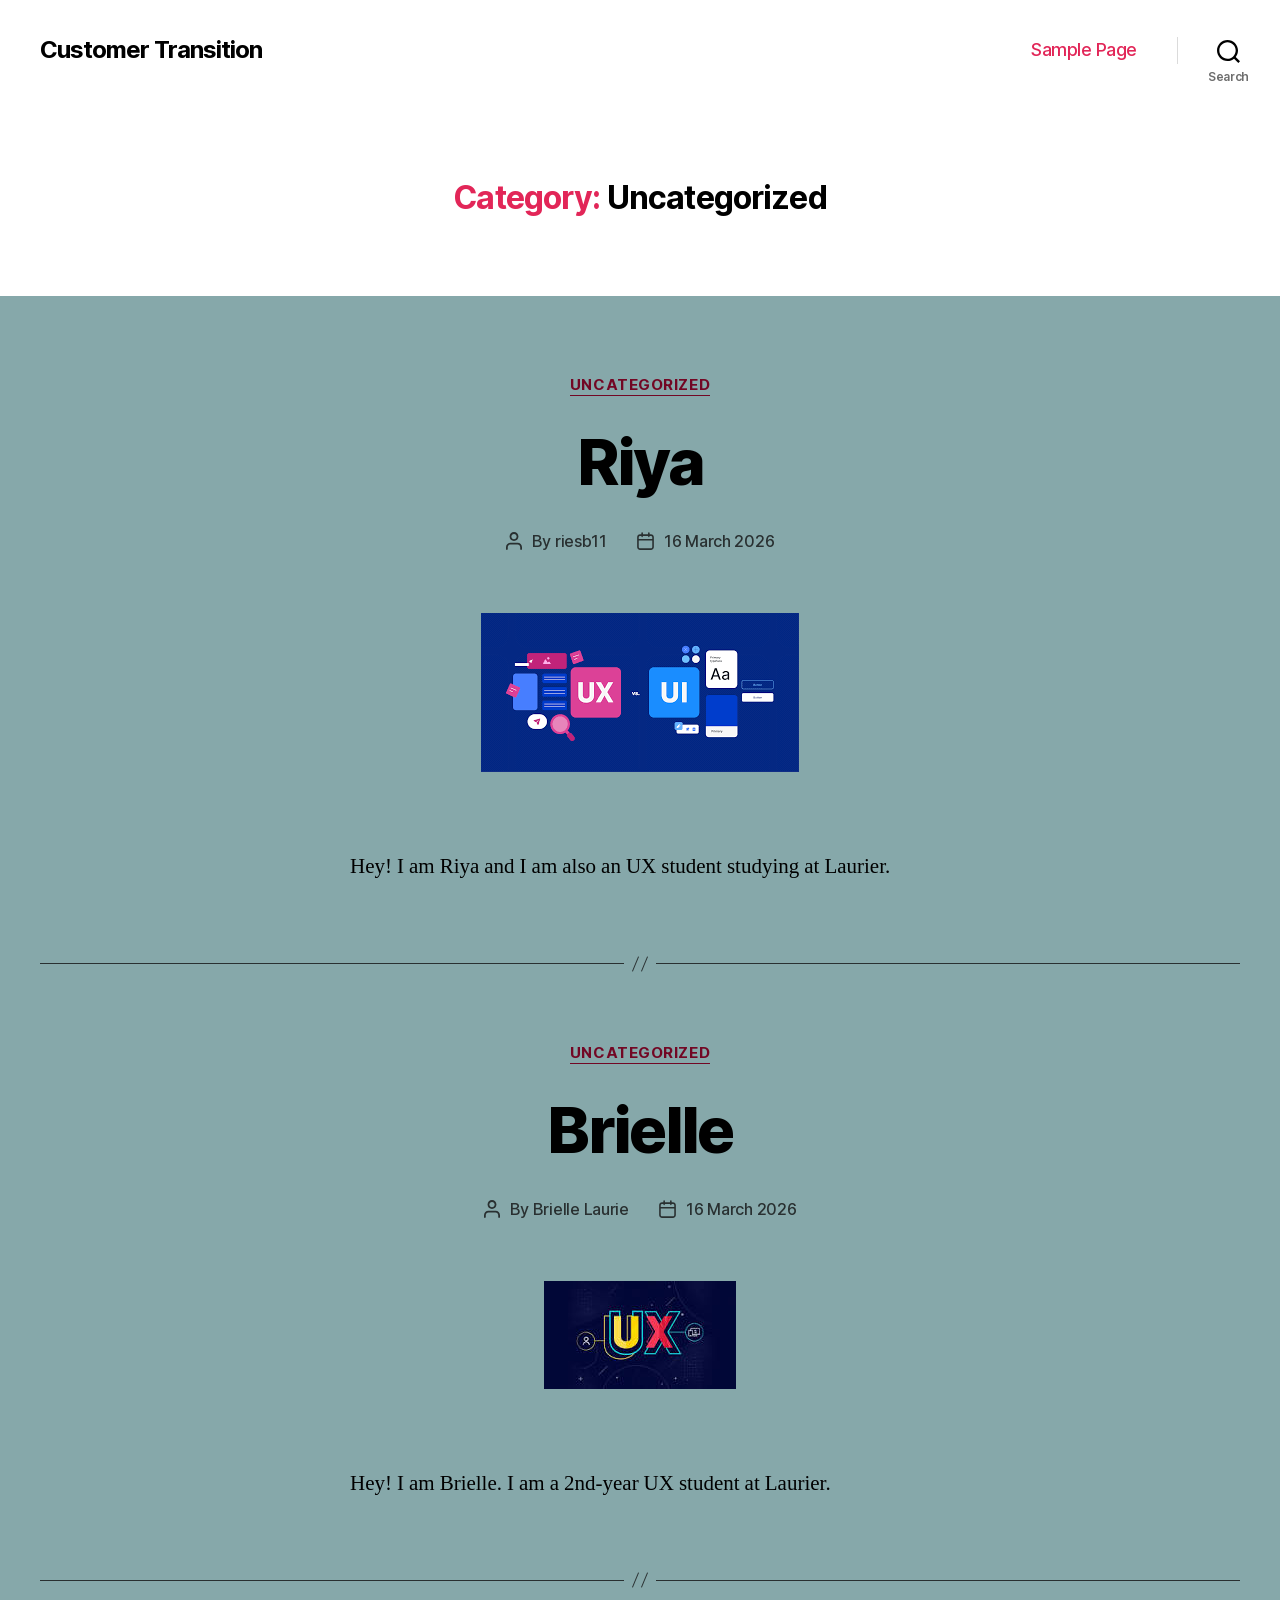
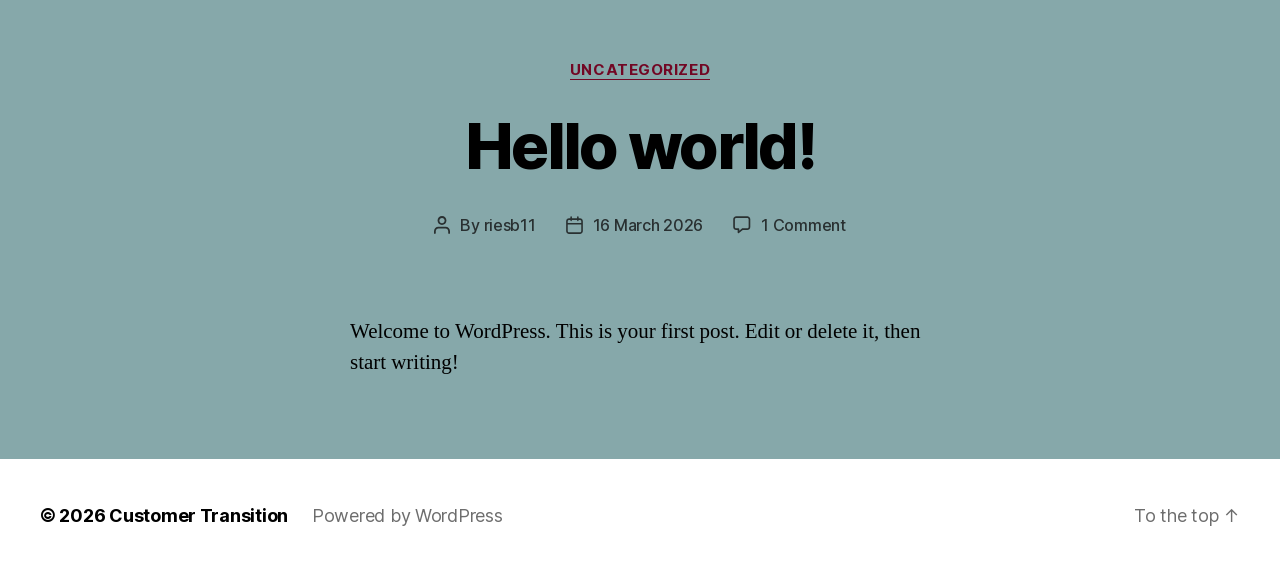
<file: category/uncategorized/index.html>
<!DOCTYPE html>

<html class="no-js" lang="en-CA">

	<head>

		<meta charset="UTF-8">
		<meta name="viewport" content="width=device-width, initial-scale=1.0">

		<link rel="profile" href="https://gmpg.org/xfn/11">

		<title>Uncategorized &#8211; Customer Transition</title>
<meta name='robots' content='max-image-preview:large' />
<link rel='dns-prefetch' href='//localhost' />
<link rel="alternate" type="application/rss+xml" title="Customer Transition &raquo; Feed" href="/feed/" />
<link rel="alternate" type="application/rss+xml" title="Customer Transition &raquo; Comments Feed" href="/comments/feed/" />
<link rel="alternate" type="application/rss+xml" title="Customer Transition &raquo; Uncategorized Category Feed" href="/category/uncategorized/feed/" />
<script async src="https://www.googletagmanager.com/gtag/js?id=G-NSQG156VXY"></script>
<script>
var tinyGtagJsOptions = {"ga4":"G-NSQG156VXY"};
window.dataLayer || (dataLayer = []);
function gtag(){dataLayer.push(arguments);}
gtag('js', new Date());
gtag('config', "G-NSQG156VXY");
</script>
<style id='wp-img-auto-sizes-contain-inline-css'>
img:is([sizes=auto i],[sizes^="auto," i]){contain-intrinsic-size:3000px 1500px}
/*# sourceURL=wp-img-auto-sizes-contain-inline-css */
</style>
<style id='wp-emoji-styles-inline-css'>

	img.wp-smiley, img.emoji {
		display: inline !important;
		border: none !important;
		box-shadow: none !important;
		height: 1em !important;
		width: 1em !important;
		margin: 0 0.07em !important;
		vertical-align: -0.1em !important;
		background: none !important;
		padding: 0 !important;
	}
/*# sourceURL=wp-emoji-styles-inline-css */
</style>
<style id='wp-block-library-inline-css'>
:root{--wp-block-synced-color:#7a00df;--wp-block-synced-color--rgb:122,0,223;--wp-bound-block-color:var(--wp-block-synced-color);--wp-editor-canvas-background:#ddd;--wp-admin-theme-color:#007cba;--wp-admin-theme-color--rgb:0,124,186;--wp-admin-theme-color-darker-10:#006ba1;--wp-admin-theme-color-darker-10--rgb:0,107,160.5;--wp-admin-theme-color-darker-20:#005a87;--wp-admin-theme-color-darker-20--rgb:0,90,135;--wp-admin-border-width-focus:2px}@media (min-resolution:192dpi){:root{--wp-admin-border-width-focus:1.5px}}.wp-element-button{cursor:pointer}:root .has-very-light-gray-background-color{background-color:#eee}:root .has-very-dark-gray-background-color{background-color:#313131}:root .has-very-light-gray-color{color:#eee}:root .has-very-dark-gray-color{color:#313131}:root .has-vivid-green-cyan-to-vivid-cyan-blue-gradient-background{background:linear-gradient(135deg,#00d084,#0693e3)}:root .has-purple-crush-gradient-background{background:linear-gradient(135deg,#34e2e4,#4721fb 50%,#ab1dfe)}:root .has-hazy-dawn-gradient-background{background:linear-gradient(135deg,#faaca8,#dad0ec)}:root .has-subdued-olive-gradient-background{background:linear-gradient(135deg,#fafae1,#67a671)}:root .has-atomic-cream-gradient-background{background:linear-gradient(135deg,#fdd79a,#004a59)}:root .has-nightshade-gradient-background{background:linear-gradient(135deg,#330968,#31cdcf)}:root .has-midnight-gradient-background{background:linear-gradient(135deg,#020381,#2874fc)}:root{--wp--preset--font-size--normal:16px;--wp--preset--font-size--huge:42px}.has-regular-font-size{font-size:1em}.has-larger-font-size{font-size:2.625em}.has-normal-font-size{font-size:var(--wp--preset--font-size--normal)}.has-huge-font-size{font-size:var(--wp--preset--font-size--huge)}.has-text-align-center{text-align:center}.has-text-align-left{text-align:left}.has-text-align-right{text-align:right}.has-fit-text{white-space:nowrap!important}#end-resizable-editor-section{display:none}.aligncenter{clear:both}.items-justified-left{justify-content:flex-start}.items-justified-center{justify-content:center}.items-justified-right{justify-content:flex-end}.items-justified-space-between{justify-content:space-between}.screen-reader-text{border:0;clip-path:inset(50%);height:1px;margin:-1px;overflow:hidden;padding:0;position:absolute;width:1px;word-wrap:normal!important}.screen-reader-text:focus{background-color:#ddd;clip-path:none;color:#444;display:block;font-size:1em;height:auto;left:5px;line-height:normal;padding:15px 23px 14px;text-decoration:none;top:5px;width:auto;z-index:100000}html :where(.has-border-color){border-style:solid}html :where([style*=border-top-color]){border-top-style:solid}html :where([style*=border-right-color]){border-right-style:solid}html :where([style*=border-bottom-color]){border-bottom-style:solid}html :where([style*=border-left-color]){border-left-style:solid}html :where([style*=border-width]){border-style:solid}html :where([style*=border-top-width]){border-top-style:solid}html :where([style*=border-right-width]){border-right-style:solid}html :where([style*=border-bottom-width]){border-bottom-style:solid}html :where([style*=border-left-width]){border-left-style:solid}html :where(img[class*=wp-image-]){height:auto;max-width:100%}:where(figure){margin:0 0 1em}html :where(.is-position-sticky){--wp-admin--admin-bar--position-offset:var(--wp-admin--admin-bar--height,0px)}@media screen and (max-width:600px){html :where(.is-position-sticky){--wp-admin--admin-bar--position-offset:0px}}

/*# sourceURL=wp-block-library-inline-css */
</style>
<style id='wp-block-paragraph-inline-css'>
.is-small-text{font-size:.875em}.is-regular-text{font-size:1em}.is-large-text{font-size:2.25em}.is-larger-text{font-size:3em}.has-drop-cap:not(:focus):first-letter{float:left;font-size:8.4em;font-style:normal;font-weight:100;line-height:.68;margin:.05em .1em 0 0;text-transform:uppercase}body.rtl .has-drop-cap:not(:focus):first-letter{float:none;margin-left:.1em}p.has-drop-cap.has-background{overflow:hidden}:root :where(p.has-background){padding:1.25em 2.375em}:where(p.has-text-color:not(.has-link-color)) a{color:inherit}p.has-text-align-left[style*="writing-mode:vertical-lr"],p.has-text-align-right[style*="writing-mode:vertical-rl"]{rotate:180deg}
/*# sourceURL=/wp-includes/blocks/paragraph/style.min.css */
</style>

<style id='classic-theme-styles-inline-css'>
/*! This file is auto-generated */
.wp-block-button__link{color:#fff;background-color:#32373c;border-radius:9999px;box-shadow:none;text-decoration:none;padding:calc(.667em + 2px) calc(1.333em + 2px);font-size:1.125em}.wp-block-file__button{background:#32373c;color:#fff;text-decoration:none}
/*# sourceURL=/wp-includes/css/classic-themes.min.css */
</style>
<style id='global-styles-inline-css'>
:root{--wp--preset--aspect-ratio--square: 1;--wp--preset--aspect-ratio--4-3: 4/3;--wp--preset--aspect-ratio--3-4: 3/4;--wp--preset--aspect-ratio--3-2: 3/2;--wp--preset--aspect-ratio--2-3: 2/3;--wp--preset--aspect-ratio--16-9: 16/9;--wp--preset--aspect-ratio--9-16: 9/16;--wp--preset--color--black: #000000;--wp--preset--color--cyan-bluish-gray: #abb8c3;--wp--preset--color--white: #ffffff;--wp--preset--color--pale-pink: #f78da7;--wp--preset--color--vivid-red: #cf2e2e;--wp--preset--color--luminous-vivid-orange: #ff6900;--wp--preset--color--luminous-vivid-amber: #fcb900;--wp--preset--color--light-green-cyan: #7bdcb5;--wp--preset--color--vivid-green-cyan: #00d084;--wp--preset--color--pale-cyan-blue: #8ed1fc;--wp--preset--color--vivid-cyan-blue: #0693e3;--wp--preset--color--vivid-purple: #9b51e0;--wp--preset--color--accent: #720724;--wp--preset--color--primary: #000000;--wp--preset--color--secondary: #293031;--wp--preset--color--subtle-background: #658e8f;--wp--preset--color--background: #86a8aa;--wp--preset--gradient--vivid-cyan-blue-to-vivid-purple: linear-gradient(135deg,rgb(6,147,227) 0%,rgb(155,81,224) 100%);--wp--preset--gradient--light-green-cyan-to-vivid-green-cyan: linear-gradient(135deg,rgb(122,220,180) 0%,rgb(0,208,130) 100%);--wp--preset--gradient--luminous-vivid-amber-to-luminous-vivid-orange: linear-gradient(135deg,rgb(252,185,0) 0%,rgb(255,105,0) 100%);--wp--preset--gradient--luminous-vivid-orange-to-vivid-red: linear-gradient(135deg,rgb(255,105,0) 0%,rgb(207,46,46) 100%);--wp--preset--gradient--very-light-gray-to-cyan-bluish-gray: linear-gradient(135deg,rgb(238,238,238) 0%,rgb(169,184,195) 100%);--wp--preset--gradient--cool-to-warm-spectrum: linear-gradient(135deg,rgb(74,234,220) 0%,rgb(151,120,209) 20%,rgb(207,42,186) 40%,rgb(238,44,130) 60%,rgb(251,105,98) 80%,rgb(254,248,76) 100%);--wp--preset--gradient--blush-light-purple: linear-gradient(135deg,rgb(255,206,236) 0%,rgb(152,150,240) 100%);--wp--preset--gradient--blush-bordeaux: linear-gradient(135deg,rgb(254,205,165) 0%,rgb(254,45,45) 50%,rgb(107,0,62) 100%);--wp--preset--gradient--luminous-dusk: linear-gradient(135deg,rgb(255,203,112) 0%,rgb(199,81,192) 50%,rgb(65,88,208) 100%);--wp--preset--gradient--pale-ocean: linear-gradient(135deg,rgb(255,245,203) 0%,rgb(182,227,212) 50%,rgb(51,167,181) 100%);--wp--preset--gradient--electric-grass: linear-gradient(135deg,rgb(202,248,128) 0%,rgb(113,206,126) 100%);--wp--preset--gradient--midnight: linear-gradient(135deg,rgb(2,3,129) 0%,rgb(40,116,252) 100%);--wp--preset--font-size--small: 18px;--wp--preset--font-size--medium: 20px;--wp--preset--font-size--large: 26.25px;--wp--preset--font-size--x-large: 42px;--wp--preset--font-size--normal: 21px;--wp--preset--font-size--larger: 32px;--wp--preset--spacing--20: 0.44rem;--wp--preset--spacing--30: 0.67rem;--wp--preset--spacing--40: 1rem;--wp--preset--spacing--50: 1.5rem;--wp--preset--spacing--60: 2.25rem;--wp--preset--spacing--70: 3.38rem;--wp--preset--spacing--80: 5.06rem;--wp--preset--shadow--natural: 6px 6px 9px rgba(0, 0, 0, 0.2);--wp--preset--shadow--deep: 12px 12px 50px rgba(0, 0, 0, 0.4);--wp--preset--shadow--sharp: 6px 6px 0px rgba(0, 0, 0, 0.2);--wp--preset--shadow--outlined: 6px 6px 0px -3px rgb(255, 255, 255), 6px 6px rgb(0, 0, 0);--wp--preset--shadow--crisp: 6px 6px 0px rgb(0, 0, 0);}:where(.is-layout-flex){gap: 0.5em;}:where(.is-layout-grid){gap: 0.5em;}body .is-layout-flex{display: flex;}.is-layout-flex{flex-wrap: wrap;align-items: center;}.is-layout-flex > :is(*, div){margin: 0;}body .is-layout-grid{display: grid;}.is-layout-grid > :is(*, div){margin: 0;}:where(.wp-block-columns.is-layout-flex){gap: 2em;}:where(.wp-block-columns.is-layout-grid){gap: 2em;}:where(.wp-block-post-template.is-layout-flex){gap: 1.25em;}:where(.wp-block-post-template.is-layout-grid){gap: 1.25em;}.has-black-color{color: var(--wp--preset--color--black) !important;}.has-cyan-bluish-gray-color{color: var(--wp--preset--color--cyan-bluish-gray) !important;}.has-white-color{color: var(--wp--preset--color--white) !important;}.has-pale-pink-color{color: var(--wp--preset--color--pale-pink) !important;}.has-vivid-red-color{color: var(--wp--preset--color--vivid-red) !important;}.has-luminous-vivid-orange-color{color: var(--wp--preset--color--luminous-vivid-orange) !important;}.has-luminous-vivid-amber-color{color: var(--wp--preset--color--luminous-vivid-amber) !important;}.has-light-green-cyan-color{color: var(--wp--preset--color--light-green-cyan) !important;}.has-vivid-green-cyan-color{color: var(--wp--preset--color--vivid-green-cyan) !important;}.has-pale-cyan-blue-color{color: var(--wp--preset--color--pale-cyan-blue) !important;}.has-vivid-cyan-blue-color{color: var(--wp--preset--color--vivid-cyan-blue) !important;}.has-vivid-purple-color{color: var(--wp--preset--color--vivid-purple) !important;}.has-black-background-color{background-color: var(--wp--preset--color--black) !important;}.has-cyan-bluish-gray-background-color{background-color: var(--wp--preset--color--cyan-bluish-gray) !important;}.has-white-background-color{background-color: var(--wp--preset--color--white) !important;}.has-pale-pink-background-color{background-color: var(--wp--preset--color--pale-pink) !important;}.has-vivid-red-background-color{background-color: var(--wp--preset--color--vivid-red) !important;}.has-luminous-vivid-orange-background-color{background-color: var(--wp--preset--color--luminous-vivid-orange) !important;}.has-luminous-vivid-amber-background-color{background-color: var(--wp--preset--color--luminous-vivid-amber) !important;}.has-light-green-cyan-background-color{background-color: var(--wp--preset--color--light-green-cyan) !important;}.has-vivid-green-cyan-background-color{background-color: var(--wp--preset--color--vivid-green-cyan) !important;}.has-pale-cyan-blue-background-color{background-color: var(--wp--preset--color--pale-cyan-blue) !important;}.has-vivid-cyan-blue-background-color{background-color: var(--wp--preset--color--vivid-cyan-blue) !important;}.has-vivid-purple-background-color{background-color: var(--wp--preset--color--vivid-purple) !important;}.has-black-border-color{border-color: var(--wp--preset--color--black) !important;}.has-cyan-bluish-gray-border-color{border-color: var(--wp--preset--color--cyan-bluish-gray) !important;}.has-white-border-color{border-color: var(--wp--preset--color--white) !important;}.has-pale-pink-border-color{border-color: var(--wp--preset--color--pale-pink) !important;}.has-vivid-red-border-color{border-color: var(--wp--preset--color--vivid-red) !important;}.has-luminous-vivid-orange-border-color{border-color: var(--wp--preset--color--luminous-vivid-orange) !important;}.has-luminous-vivid-amber-border-color{border-color: var(--wp--preset--color--luminous-vivid-amber) !important;}.has-light-green-cyan-border-color{border-color: var(--wp--preset--color--light-green-cyan) !important;}.has-vivid-green-cyan-border-color{border-color: var(--wp--preset--color--vivid-green-cyan) !important;}.has-pale-cyan-blue-border-color{border-color: var(--wp--preset--color--pale-cyan-blue) !important;}.has-vivid-cyan-blue-border-color{border-color: var(--wp--preset--color--vivid-cyan-blue) !important;}.has-vivid-purple-border-color{border-color: var(--wp--preset--color--vivid-purple) !important;}.has-vivid-cyan-blue-to-vivid-purple-gradient-background{background: var(--wp--preset--gradient--vivid-cyan-blue-to-vivid-purple) !important;}.has-light-green-cyan-to-vivid-green-cyan-gradient-background{background: var(--wp--preset--gradient--light-green-cyan-to-vivid-green-cyan) !important;}.has-luminous-vivid-amber-to-luminous-vivid-orange-gradient-background{background: var(--wp--preset--gradient--luminous-vivid-amber-to-luminous-vivid-orange) !important;}.has-luminous-vivid-orange-to-vivid-red-gradient-background{background: var(--wp--preset--gradient--luminous-vivid-orange-to-vivid-red) !important;}.has-very-light-gray-to-cyan-bluish-gray-gradient-background{background: var(--wp--preset--gradient--very-light-gray-to-cyan-bluish-gray) !important;}.has-cool-to-warm-spectrum-gradient-background{background: var(--wp--preset--gradient--cool-to-warm-spectrum) !important;}.has-blush-light-purple-gradient-background{background: var(--wp--preset--gradient--blush-light-purple) !important;}.has-blush-bordeaux-gradient-background{background: var(--wp--preset--gradient--blush-bordeaux) !important;}.has-luminous-dusk-gradient-background{background: var(--wp--preset--gradient--luminous-dusk) !important;}.has-pale-ocean-gradient-background{background: var(--wp--preset--gradient--pale-ocean) !important;}.has-electric-grass-gradient-background{background: var(--wp--preset--gradient--electric-grass) !important;}.has-midnight-gradient-background{background: var(--wp--preset--gradient--midnight) !important;}.has-small-font-size{font-size: var(--wp--preset--font-size--small) !important;}.has-medium-font-size{font-size: var(--wp--preset--font-size--medium) !important;}.has-large-font-size{font-size: var(--wp--preset--font-size--large) !important;}.has-x-large-font-size{font-size: var(--wp--preset--font-size--x-large) !important;}
/*# sourceURL=global-styles-inline-css */
</style>

<link rel='stylesheet' id='twentytwenty-style-css' href='/wp-content/themes/twentytwenty/style.css?ver=3.0' media='all' />
<style id='twentytwenty-style-inline-css'>
.color-accent,.color-accent-hover:hover,.color-accent-hover:focus,:root .has-accent-color,.has-drop-cap:not(:focus):first-letter,.wp-block-button.is-style-outline,a { color: #720724; }blockquote,.border-color-accent,.border-color-accent-hover:hover,.border-color-accent-hover:focus { border-color: #720724; }button,.button,.faux-button,.wp-block-button__link,.wp-block-file .wp-block-file__button,input[type="button"],input[type="reset"],input[type="submit"],.bg-accent,.bg-accent-hover:hover,.bg-accent-hover:focus,:root .has-accent-background-color,.comment-reply-link { background-color: #720724; }.fill-children-accent,.fill-children-accent * { fill: #720724; }:root .has-background-color,button,.button,.faux-button,.wp-block-button__link,.wp-block-file__button,input[type="button"],input[type="reset"],input[type="submit"],.wp-block-button,.comment-reply-link,.has-background.has-primary-background-color:not(.has-text-color),.has-background.has-primary-background-color *:not(.has-text-color),.has-background.has-accent-background-color:not(.has-text-color),.has-background.has-accent-background-color *:not(.has-text-color) { color: #86a8aa; }:root .has-background-background-color { background-color: #86a8aa; }body,.entry-title a,:root .has-primary-color { color: #000000; }:root .has-primary-background-color { background-color: #000000; }cite,figcaption,.wp-caption-text,.post-meta,.entry-content .wp-block-archives li,.entry-content .wp-block-categories li,.entry-content .wp-block-latest-posts li,.wp-block-latest-comments__comment-date,.wp-block-latest-posts__post-date,.wp-block-embed figcaption,.wp-block-image figcaption,.wp-block-pullquote cite,.comment-metadata,.comment-respond .comment-notes,.comment-respond .logged-in-as,.pagination .dots,.entry-content hr:not(.has-background),hr.styled-separator,:root .has-secondary-color { color: #293031; }:root .has-secondary-background-color { background-color: #293031; }pre,fieldset,input,textarea,table,table *,hr { border-color: #658e8f; }caption,code,code,kbd,samp,.wp-block-table.is-style-stripes tbody tr:nth-child(odd),:root .has-subtle-background-background-color { background-color: #658e8f; }.wp-block-table.is-style-stripes { border-bottom-color: #658e8f; }.wp-block-latest-posts.is-grid li { border-top-color: #658e8f; }:root .has-subtle-background-color { color: #658e8f; }body:not(.overlay-header) .primary-menu > li > a,body:not(.overlay-header) .primary-menu > li > .icon,.modal-menu a,.footer-menu a, .footer-widgets a:where(:not(.wp-block-button__link)),#site-footer .wp-block-button.is-style-outline,.wp-block-pullquote:before,.singular:not(.overlay-header) .entry-header a,.archive-header a,.header-footer-group .color-accent,.header-footer-group .color-accent-hover:hover { color: #e22658; }.social-icons a,#site-footer button:not(.toggle),#site-footer .button,#site-footer .faux-button,#site-footer .wp-block-button__link,#site-footer .wp-block-file__button,#site-footer input[type="button"],#site-footer input[type="reset"],#site-footer input[type="submit"] { background-color: #e22658; }.social-icons a,body:not(.overlay-header) .primary-menu ul,.header-footer-group button,.header-footer-group .button,.header-footer-group .faux-button,.header-footer-group .wp-block-button:not(.is-style-outline) .wp-block-button__link,.header-footer-group .wp-block-file__button,.header-footer-group input[type="button"],.header-footer-group input[type="reset"],.header-footer-group input[type="submit"] { color: #ffffff; }#site-header,.footer-nav-widgets-wrapper,#site-footer,.menu-modal,.menu-modal-inner,.search-modal-inner,.archive-header,.singular .entry-header,.singular .featured-media:before,.wp-block-pullquote:before { background-color: #ffffff; }.header-footer-group,body:not(.overlay-header) #site-header .toggle,.menu-modal .toggle { color: #000000; }body:not(.overlay-header) .primary-menu ul { background-color: #000000; }body:not(.overlay-header) .primary-menu > li > ul:after { border-bottom-color: #000000; }body:not(.overlay-header) .primary-menu ul ul:after { border-left-color: #000000; }.site-description,body:not(.overlay-header) .toggle-inner .toggle-text,.widget .post-date,.widget .rss-date,.widget_archive li,.widget_categories li,.widget cite,.widget_pages li,.widget_meta li,.widget_nav_menu li,.powered-by-wordpress,.footer-credits .privacy-policy,.to-the-top,.singular .entry-header .post-meta,.singular:not(.overlay-header) .entry-header .post-meta a { color: #6d6d6d; }.header-footer-group pre,.header-footer-group fieldset,.header-footer-group input,.header-footer-group textarea,.header-footer-group table,.header-footer-group table *,.footer-nav-widgets-wrapper,#site-footer,.menu-modal nav *,.footer-widgets-outer-wrapper,.footer-top { border-color: #dbdbdb; }.header-footer-group table caption,body:not(.overlay-header) .header-inner .toggle-wrapper::before { background-color: #dbdbdb; }
/*# sourceURL=twentytwenty-style-inline-css */
</style>
<link rel='stylesheet' id='twentytwenty-fonts-css' href='/wp-content/themes/twentytwenty/assets/css/font-inter.css?ver=3.0' media='all' />
<link rel='stylesheet' id='twentytwenty-print-style-css' href='/wp-content/themes/twentytwenty/print.css?ver=3.0' media='print' />
<script src="/wp-content/themes/twentytwenty/assets/js/index.js?ver=3.0" id="twentytwenty-js-js" defer data-wp-strategy="defer"></script>
<link rel="https://api.w.org/" href="/wp-json/" /><link rel="alternate" title="JSON" type="application/json" href="/wp-json/wp/v2/categories/1" /><link rel="EditURI" type="application/rsd+xml" title="RSD" href="/xmlrpc.php?rsd" />
<meta name="generator" content="WordPress 6.9.4" />
<script>
document.documentElement.className = document.documentElement.className.replace( 'no-js', 'js' );
//# sourceURL=twentytwenty_no_js_class
</script>
<style id="custom-background-css">
body.custom-background { background-color: #86a8aa; }
</style>
	
	</head>

	<body class="archive category category-uncategorized category-1 custom-background wp-embed-responsive wp-theme-twentytwenty enable-search-modal has-no-pagination showing-comments show-avatars footer-top-hidden">

		<a class="skip-link screen-reader-text" href="#site-content">Skip to the content</a>
		<header id="site-header" class="header-footer-group">

			<div class="header-inner section-inner">

				<div class="header-titles-wrapper">

					
						<button class="toggle search-toggle mobile-search-toggle" data-toggle-target=".search-modal" data-toggle-body-class="showing-search-modal" data-set-focus=".search-modal .search-field" aria-expanded="false">
							<span class="toggle-inner">
								<span class="toggle-icon">
									<svg class="svg-icon" aria-hidden="true" role="img" focusable="false" xmlns="https://www.w3.org/2000/svg" width="23" height="23" viewBox="0 0 23 23"><path d="M38.710696,48.0601792 L43,52.3494831 L41.3494831,54 L37.0601792,49.710696 C35.2632422,51.1481185 32.9839107,52.0076499 30.5038249,52.0076499 C24.7027226,52.0076499 20,47.3049272 20,41.5038249 C20,35.7027226 24.7027226,31 30.5038249,31 C36.3049272,31 41.0076499,35.7027226 41.0076499,41.5038249 C41.0076499,43.9839107 40.1481185,46.2632422 38.710696,48.0601792 Z M36.3875844,47.1716785 C37.8030221,45.7026647 38.6734666,43.7048964 38.6734666,41.5038249 C38.6734666,36.9918565 35.0157934,33.3341833 30.5038249,33.3341833 C25.9918565,33.3341833 22.3341833,36.9918565 22.3341833,41.5038249 C22.3341833,46.0157934 25.9918565,49.6734666 30.5038249,49.6734666 C32.7048964,49.6734666 34.7026647,48.8030221 36.1716785,47.3875844 C36.2023931,47.347638 36.2360451,47.3092237 36.2726343,47.2726343 C36.3092237,47.2360451 36.347638,47.2023931 36.3875844,47.1716785 Z" transform="translate(-20 -31)" /></svg>								</span>
								<span class="toggle-text">Search</span>
							</span>
						</button><!-- .search-toggle -->

					
					<div class="header-titles">

						<div class="site-title faux-heading"><a href="/" rel="home">Customer Transition</a></div>
					</div><!-- .header-titles -->

					<button class="toggle nav-toggle mobile-nav-toggle" data-toggle-target=".menu-modal"  data-toggle-body-class="showing-menu-modal" aria-expanded="false" data-set-focus=".close-nav-toggle">
						<span class="toggle-inner">
							<span class="toggle-icon">
								<svg class="svg-icon" aria-hidden="true" role="img" focusable="false" xmlns="https://www.w3.org/2000/svg" width="26" height="7" viewBox="0 0 26 7"><path fill-rule="evenodd" d="M332.5,45 C330.567003,45 329,43.4329966 329,41.5 C329,39.5670034 330.567003,38 332.5,38 C334.432997,38 336,39.5670034 336,41.5 C336,43.4329966 334.432997,45 332.5,45 Z M342,45 C340.067003,45 338.5,43.4329966 338.5,41.5 C338.5,39.5670034 340.067003,38 342,38 C343.932997,38 345.5,39.5670034 345.5,41.5 C345.5,43.4329966 343.932997,45 342,45 Z M351.5,45 C349.567003,45 348,43.4329966 348,41.5 C348,39.5670034 349.567003,38 351.5,38 C353.432997,38 355,39.5670034 355,41.5 C355,43.4329966 353.432997,45 351.5,45 Z" transform="translate(-329 -38)" /></svg>							</span>
							<span class="toggle-text">Menu</span>
						</span>
					</button><!-- .nav-toggle -->

				</div><!-- .header-titles-wrapper -->

				<div class="header-navigation-wrapper">

					
							<nav class="primary-menu-wrapper" aria-label="Horizontal">

								<ul class="primary-menu reset-list-style">

								<li class="page_item page-item-2"><a href="/sample-page/">Sample Page</a></li>

								</ul>

							</nav><!-- .primary-menu-wrapper -->

						
						<div class="header-toggles hide-no-js">

						
							<div class="toggle-wrapper search-toggle-wrapper">

								<button class="toggle search-toggle desktop-search-toggle" data-toggle-target=".search-modal" data-toggle-body-class="showing-search-modal" data-set-focus=".search-modal .search-field" aria-expanded="false">
									<span class="toggle-inner">
										<svg class="svg-icon" aria-hidden="true" role="img" focusable="false" xmlns="https://www.w3.org/2000/svg" width="23" height="23" viewBox="0 0 23 23"><path d="M38.710696,48.0601792 L43,52.3494831 L41.3494831,54 L37.0601792,49.710696 C35.2632422,51.1481185 32.9839107,52.0076499 30.5038249,52.0076499 C24.7027226,52.0076499 20,47.3049272 20,41.5038249 C20,35.7027226 24.7027226,31 30.5038249,31 C36.3049272,31 41.0076499,35.7027226 41.0076499,41.5038249 C41.0076499,43.9839107 40.1481185,46.2632422 38.710696,48.0601792 Z M36.3875844,47.1716785 C37.8030221,45.7026647 38.6734666,43.7048964 38.6734666,41.5038249 C38.6734666,36.9918565 35.0157934,33.3341833 30.5038249,33.3341833 C25.9918565,33.3341833 22.3341833,36.9918565 22.3341833,41.5038249 C22.3341833,46.0157934 25.9918565,49.6734666 30.5038249,49.6734666 C32.7048964,49.6734666 34.7026647,48.8030221 36.1716785,47.3875844 C36.2023931,47.347638 36.2360451,47.3092237 36.2726343,47.2726343 C36.3092237,47.2360451 36.347638,47.2023931 36.3875844,47.1716785 Z" transform="translate(-20 -31)" /></svg>										<span class="toggle-text">Search</span>
									</span>
								</button><!-- .search-toggle -->

							</div>

							
						</div><!-- .header-toggles -->
						
				</div><!-- .header-navigation-wrapper -->

			</div><!-- .header-inner -->

			<div class="search-modal cover-modal header-footer-group" data-modal-target-string=".search-modal" role="dialog" aria-modal="true" aria-label="Search">

	<div class="search-modal-inner modal-inner">

		<div class="section-inner">

			<form role="search" aria-label="Search for:" method="get" class="search-form" action="/">
	<label for="search-form-1">
		<span class="screen-reader-text">
			Search for:		</span>
		<input type="search" id="search-form-1" class="search-field" placeholder="Search &hellip;" value="" name="s" />
	</label>
	<input type="submit" class="search-submit" value="Search" />
</form>

			<button class="toggle search-untoggle close-search-toggle fill-children-current-color" data-toggle-target=".search-modal" data-toggle-body-class="showing-search-modal" data-set-focus=".search-modal .search-field">
				<span class="screen-reader-text">
					Close search				</span>
				<svg class="svg-icon" aria-hidden="true" role="img" focusable="false" xmlns="https://www.w3.org/2000/svg" width="16" height="16" viewBox="0 0 16 16"><polygon fill="" fill-rule="evenodd" points="6.852 7.649 .399 1.195 1.445 .149 7.899 6.602 14.352 .149 15.399 1.195 8.945 7.649 15.399 14.102 14.352 15.149 7.899 8.695 1.445 15.149 .399 14.102" /></svg>			</button><!-- .search-toggle -->

		</div><!-- .section-inner -->

	</div><!-- .search-modal-inner -->

</div><!-- .menu-modal -->

		</header><!-- #site-header -->

		
<div class="menu-modal cover-modal header-footer-group" data-modal-target-string=".menu-modal">

	<div class="menu-modal-inner modal-inner">

		<div class="menu-wrapper section-inner">

			<div class="menu-top">

				<button class="toggle close-nav-toggle fill-children-current-color" data-toggle-target=".menu-modal" data-toggle-body-class="showing-menu-modal" data-set-focus=".menu-modal">
					<span class="toggle-text">Close Menu</span>
					<svg class="svg-icon" aria-hidden="true" role="img" focusable="false" xmlns="https://www.w3.org/2000/svg" width="16" height="16" viewBox="0 0 16 16"><polygon fill="" fill-rule="evenodd" points="6.852 7.649 .399 1.195 1.445 .149 7.899 6.602 14.352 .149 15.399 1.195 8.945 7.649 15.399 14.102 14.352 15.149 7.899 8.695 1.445 15.149 .399 14.102" /></svg>				</button><!-- .nav-toggle -->

				
					<nav class="mobile-menu" aria-label="Mobile">

						<ul class="modal-menu reset-list-style">

						<li class="page_item page-item-2"><div class="ancestor-wrapper"><a href="/sample-page/">Sample Page</a></div><!-- .ancestor-wrapper --></li>

						</ul>

					</nav>

					
			</div><!-- .menu-top -->

			<div class="menu-bottom">

				
			</div><!-- .menu-bottom -->

		</div><!-- .menu-wrapper -->

	</div><!-- .menu-modal-inner -->

</div><!-- .menu-modal -->

<main id="site-content">

	
		<header class="archive-header has-text-align-center header-footer-group">

			<div class="archive-header-inner section-inner medium">

									<h1 class="archive-title"><span class="color-accent">Category:</span> <span>Uncategorized</span></h1>
				
				
			</div><!-- .archive-header-inner -->

		</header><!-- .archive-header -->

		
<article class="post-11 post type-post status-publish format-standard has-post-thumbnail hentry category-uncategorized" id="post-11">

	
<header class="entry-header has-text-align-center">

	<div class="entry-header-inner section-inner medium">

		
			<div class="entry-categories">
				<span class="screen-reader-text">
					Categories				</span>
				<div class="entry-categories-inner">
					<a href="/category/uncategorized/" rel="category tag">Uncategorized</a>				</div><!-- .entry-categories-inner -->
			</div><!-- .entry-categories -->

			<h2 class="entry-title heading-size-1"><a href="/riya/">Riya</a></h2>
		<div class="post-meta-wrapper post-meta-single post-meta-single-top">

			<ul class="post-meta">

									<li class="post-author meta-wrapper">
						<span class="meta-icon">
							<span class="screen-reader-text">
								Post author							</span>
							<svg class="svg-icon" aria-hidden="true" role="img" focusable="false" xmlns="https://www.w3.org/2000/svg" width="18" height="20" viewBox="0 0 18 20"><path fill="" d="M18,19 C18,19.5522847 17.5522847,20 17,20 C16.4477153,20 16,19.5522847 16,19 L16,17 C16,15.3431458 14.6568542,14 13,14 L5,14 C3.34314575,14 2,15.3431458 2,17 L2,19 C2,19.5522847 1.55228475,20 1,20 C0.44771525,20 0,19.5522847 0,19 L0,17 C0,14.2385763 2.23857625,12 5,12 L13,12 C15.7614237,12 18,14.2385763 18,17 L18,19 Z M9,10 C6.23857625,10 4,7.76142375 4,5 C4,2.23857625 6.23857625,0 9,0 C11.7614237,0 14,2.23857625 14,5 C14,7.76142375 11.7614237,10 9,10 Z M9,8 C10.6568542,8 12,6.65685425 12,5 C12,3.34314575 10.6568542,2 9,2 C7.34314575,2 6,3.34314575 6,5 C6,6.65685425 7.34314575,8 9,8 Z" /></svg>						</span>
						<span class="meta-text">
							By <a href="/author/riesb11/">riesb11</a>						</span>
					</li>
										<li class="post-date meta-wrapper">
						<span class="meta-icon">
							<span class="screen-reader-text">
								Post date							</span>
							<svg class="svg-icon" aria-hidden="true" role="img" focusable="false" xmlns="https://www.w3.org/2000/svg" width="18" height="19" viewBox="0 0 18 19"><path fill="" d="M4.60069444,4.09375 L3.25,4.09375 C2.47334957,4.09375 1.84375,4.72334957 1.84375,5.5 L1.84375,7.26736111 L16.15625,7.26736111 L16.15625,5.5 C16.15625,4.72334957 15.5266504,4.09375 14.75,4.09375 L13.3993056,4.09375 L13.3993056,4.55555556 C13.3993056,5.02154581 13.0215458,5.39930556 12.5555556,5.39930556 C12.0895653,5.39930556 11.7118056,5.02154581 11.7118056,4.55555556 L11.7118056,4.09375 L6.28819444,4.09375 L6.28819444,4.55555556 C6.28819444,5.02154581 5.9104347,5.39930556 5.44444444,5.39930556 C4.97845419,5.39930556 4.60069444,5.02154581 4.60069444,4.55555556 L4.60069444,4.09375 Z M6.28819444,2.40625 L11.7118056,2.40625 L11.7118056,1 C11.7118056,0.534009742 12.0895653,0.15625 12.5555556,0.15625 C13.0215458,0.15625 13.3993056,0.534009742 13.3993056,1 L13.3993056,2.40625 L14.75,2.40625 C16.4586309,2.40625 17.84375,3.79136906 17.84375,5.5 L17.84375,15.875 C17.84375,17.5836309 16.4586309,18.96875 14.75,18.96875 L3.25,18.96875 C1.54136906,18.96875 0.15625,17.5836309 0.15625,15.875 L0.15625,5.5 C0.15625,3.79136906 1.54136906,2.40625 3.25,2.40625 L4.60069444,2.40625 L4.60069444,1 C4.60069444,0.534009742 4.97845419,0.15625 5.44444444,0.15625 C5.9104347,0.15625 6.28819444,0.534009742 6.28819444,1 L6.28819444,2.40625 Z M1.84375,8.95486111 L1.84375,15.875 C1.84375,16.6516504 2.47334957,17.28125 3.25,17.28125 L14.75,17.28125 C15.5266504,17.28125 16.15625,16.6516504 16.15625,15.875 L16.15625,8.95486111 L1.84375,8.95486111 Z" /></svg>						</span>
						<span class="meta-text">
							<a href="/riya/">16 March 2026</a>
						</span>
					</li>
					
			</ul><!-- .post-meta -->

		</div><!-- .post-meta-wrapper -->

		
	</div><!-- .entry-header-inner -->

</header><!-- .entry-header -->

	<figure class="featured-media">

		<div class="featured-media-inner section-inner medium">

			<img width="318" height="159" src="/wp-content/uploads/2026/03/download.png" class="attachment-post-thumbnail size-post-thumbnail wp-post-image" alt="" decoding="async" fetchpriority="high" srcset="/wp-content/uploads/2026/03/download.png 318w, /wp-content/uploads/2026/03/download-300x150.png 300w" sizes="(max-width: 318px) 100vw, 318px" />
		</div><!-- .featured-media-inner -->

	</figure><!-- .featured-media -->

	
	<div class="post-inner thin ">

		<div class="entry-content">

			
<p>Hey! I am Riya and I am also an UX student studying at Laurier.</p>

		</div><!-- .entry-content -->

	</div><!-- .post-inner -->

	<div class="section-inner">
		
	</div><!-- .section-inner -->

	
</article><!-- .post -->
<hr class="post-separator styled-separator is-style-wide section-inner" aria-hidden="true" />
<article class="post-5 post type-post status-publish format-standard has-post-thumbnail hentry category-uncategorized" id="post-5">

	
<header class="entry-header has-text-align-center">

	<div class="entry-header-inner section-inner medium">

		
			<div class="entry-categories">
				<span class="screen-reader-text">
					Categories				</span>
				<div class="entry-categories-inner">
					<a href="/category/uncategorized/" rel="category tag">Uncategorized</a>				</div><!-- .entry-categories-inner -->
			</div><!-- .entry-categories -->

			<h2 class="entry-title heading-size-1"><a href="/brielle/">Brielle</a></h2>
		<div class="post-meta-wrapper post-meta-single post-meta-single-top">

			<ul class="post-meta">

									<li class="post-author meta-wrapper">
						<span class="meta-icon">
							<span class="screen-reader-text">
								Post author							</span>
							<svg class="svg-icon" aria-hidden="true" role="img" focusable="false" xmlns="https://www.w3.org/2000/svg" width="18" height="20" viewBox="0 0 18 20"><path fill="" d="M18,19 C18,19.5522847 17.5522847,20 17,20 C16.4477153,20 16,19.5522847 16,19 L16,17 C16,15.3431458 14.6568542,14 13,14 L5,14 C3.34314575,14 2,15.3431458 2,17 L2,19 C2,19.5522847 1.55228475,20 1,20 C0.44771525,20 0,19.5522847 0,19 L0,17 C0,14.2385763 2.23857625,12 5,12 L13,12 C15.7614237,12 18,14.2385763 18,17 L18,19 Z M9,10 C6.23857625,10 4,7.76142375 4,5 C4,2.23857625 6.23857625,0 9,0 C11.7614237,0 14,2.23857625 14,5 C14,7.76142375 11.7614237,10 9,10 Z M9,8 C10.6568542,8 12,6.65685425 12,5 C12,3.34314575 10.6568542,2 9,2 C7.34314575,2 6,3.34314575 6,5 C6,6.65685425 7.34314575,8 9,8 Z" /></svg>						</span>
						<span class="meta-text">
							By <a href="/author/brielle/">Brielle Laurie</a>						</span>
					</li>
										<li class="post-date meta-wrapper">
						<span class="meta-icon">
							<span class="screen-reader-text">
								Post date							</span>
							<svg class="svg-icon" aria-hidden="true" role="img" focusable="false" xmlns="https://www.w3.org/2000/svg" width="18" height="19" viewBox="0 0 18 19"><path fill="" d="M4.60069444,4.09375 L3.25,4.09375 C2.47334957,4.09375 1.84375,4.72334957 1.84375,5.5 L1.84375,7.26736111 L16.15625,7.26736111 L16.15625,5.5 C16.15625,4.72334957 15.5266504,4.09375 14.75,4.09375 L13.3993056,4.09375 L13.3993056,4.55555556 C13.3993056,5.02154581 13.0215458,5.39930556 12.5555556,5.39930556 C12.0895653,5.39930556 11.7118056,5.02154581 11.7118056,4.55555556 L11.7118056,4.09375 L6.28819444,4.09375 L6.28819444,4.55555556 C6.28819444,5.02154581 5.9104347,5.39930556 5.44444444,5.39930556 C4.97845419,5.39930556 4.60069444,5.02154581 4.60069444,4.55555556 L4.60069444,4.09375 Z M6.28819444,2.40625 L11.7118056,2.40625 L11.7118056,1 C11.7118056,0.534009742 12.0895653,0.15625 12.5555556,0.15625 C13.0215458,0.15625 13.3993056,0.534009742 13.3993056,1 L13.3993056,2.40625 L14.75,2.40625 C16.4586309,2.40625 17.84375,3.79136906 17.84375,5.5 L17.84375,15.875 C17.84375,17.5836309 16.4586309,18.96875 14.75,18.96875 L3.25,18.96875 C1.54136906,18.96875 0.15625,17.5836309 0.15625,15.875 L0.15625,5.5 C0.15625,3.79136906 1.54136906,2.40625 3.25,2.40625 L4.60069444,2.40625 L4.60069444,1 C4.60069444,0.534009742 4.97845419,0.15625 5.44444444,0.15625 C5.9104347,0.15625 6.28819444,0.534009742 6.28819444,1 L6.28819444,2.40625 Z M1.84375,8.95486111 L1.84375,15.875 C1.84375,16.6516504 2.47334957,17.28125 3.25,17.28125 L14.75,17.28125 C15.5266504,17.28125 16.15625,16.6516504 16.15625,15.875 L16.15625,8.95486111 L1.84375,8.95486111 Z" /></svg>						</span>
						<span class="meta-text">
							<a href="/brielle/">16 March 2026</a>
						</span>
					</li>
					
			</ul><!-- .post-meta -->

		</div><!-- .post-meta-wrapper -->

		
	</div><!-- .entry-header-inner -->

</header><!-- .entry-header -->

	<figure class="featured-media">

		<div class="featured-media-inner section-inner medium">

			<img width="192" height="108" src="/wp-content/uploads/2026/03/images.jpeg" class="attachment-post-thumbnail size-post-thumbnail wp-post-image" alt="" decoding="async" />
		</div><!-- .featured-media-inner -->

	</figure><!-- .featured-media -->

	
	<div class="post-inner thin ">

		<div class="entry-content">

			
<p>Hey! I am Brielle. I am a 2nd-year UX student at Laurier.</p>



<p></p>

		</div><!-- .entry-content -->

	</div><!-- .post-inner -->

	<div class="section-inner">
		
	</div><!-- .section-inner -->

	
</article><!-- .post -->
<hr class="post-separator styled-separator is-style-wide section-inner" aria-hidden="true" />
<article class="post-1 post type-post status-publish format-standard hentry category-uncategorized" id="post-1">

	
<header class="entry-header has-text-align-center">

	<div class="entry-header-inner section-inner medium">

		
			<div class="entry-categories">
				<span class="screen-reader-text">
					Categories				</span>
				<div class="entry-categories-inner">
					<a href="/category/uncategorized/" rel="category tag">Uncategorized</a>				</div><!-- .entry-categories-inner -->
			</div><!-- .entry-categories -->

			<h2 class="entry-title heading-size-1"><a href="/hello-world/">Hello world!</a></h2>
		<div class="post-meta-wrapper post-meta-single post-meta-single-top">

			<ul class="post-meta">

									<li class="post-author meta-wrapper">
						<span class="meta-icon">
							<span class="screen-reader-text">
								Post author							</span>
							<svg class="svg-icon" aria-hidden="true" role="img" focusable="false" xmlns="https://www.w3.org/2000/svg" width="18" height="20" viewBox="0 0 18 20"><path fill="" d="M18,19 C18,19.5522847 17.5522847,20 17,20 C16.4477153,20 16,19.5522847 16,19 L16,17 C16,15.3431458 14.6568542,14 13,14 L5,14 C3.34314575,14 2,15.3431458 2,17 L2,19 C2,19.5522847 1.55228475,20 1,20 C0.44771525,20 0,19.5522847 0,19 L0,17 C0,14.2385763 2.23857625,12 5,12 L13,12 C15.7614237,12 18,14.2385763 18,17 L18,19 Z M9,10 C6.23857625,10 4,7.76142375 4,5 C4,2.23857625 6.23857625,0 9,0 C11.7614237,0 14,2.23857625 14,5 C14,7.76142375 11.7614237,10 9,10 Z M9,8 C10.6568542,8 12,6.65685425 12,5 C12,3.34314575 10.6568542,2 9,2 C7.34314575,2 6,3.34314575 6,5 C6,6.65685425 7.34314575,8 9,8 Z" /></svg>						</span>
						<span class="meta-text">
							By <a href="/author/riesb11/">riesb11</a>						</span>
					</li>
										<li class="post-date meta-wrapper">
						<span class="meta-icon">
							<span class="screen-reader-text">
								Post date							</span>
							<svg class="svg-icon" aria-hidden="true" role="img" focusable="false" xmlns="https://www.w3.org/2000/svg" width="18" height="19" viewBox="0 0 18 19"><path fill="" d="M4.60069444,4.09375 L3.25,4.09375 C2.47334957,4.09375 1.84375,4.72334957 1.84375,5.5 L1.84375,7.26736111 L16.15625,7.26736111 L16.15625,5.5 C16.15625,4.72334957 15.5266504,4.09375 14.75,4.09375 L13.3993056,4.09375 L13.3993056,4.55555556 C13.3993056,5.02154581 13.0215458,5.39930556 12.5555556,5.39930556 C12.0895653,5.39930556 11.7118056,5.02154581 11.7118056,4.55555556 L11.7118056,4.09375 L6.28819444,4.09375 L6.28819444,4.55555556 C6.28819444,5.02154581 5.9104347,5.39930556 5.44444444,5.39930556 C4.97845419,5.39930556 4.60069444,5.02154581 4.60069444,4.55555556 L4.60069444,4.09375 Z M6.28819444,2.40625 L11.7118056,2.40625 L11.7118056,1 C11.7118056,0.534009742 12.0895653,0.15625 12.5555556,0.15625 C13.0215458,0.15625 13.3993056,0.534009742 13.3993056,1 L13.3993056,2.40625 L14.75,2.40625 C16.4586309,2.40625 17.84375,3.79136906 17.84375,5.5 L17.84375,15.875 C17.84375,17.5836309 16.4586309,18.96875 14.75,18.96875 L3.25,18.96875 C1.54136906,18.96875 0.15625,17.5836309 0.15625,15.875 L0.15625,5.5 C0.15625,3.79136906 1.54136906,2.40625 3.25,2.40625 L4.60069444,2.40625 L4.60069444,1 C4.60069444,0.534009742 4.97845419,0.15625 5.44444444,0.15625 C5.9104347,0.15625 6.28819444,0.534009742 6.28819444,1 L6.28819444,2.40625 Z M1.84375,8.95486111 L1.84375,15.875 C1.84375,16.6516504 2.47334957,17.28125 3.25,17.28125 L14.75,17.28125 C15.5266504,17.28125 16.15625,16.6516504 16.15625,15.875 L16.15625,8.95486111 L1.84375,8.95486111 Z" /></svg>						</span>
						<span class="meta-text">
							<a href="/hello-world/">16 March 2026</a>
						</span>
					</li>
										<li class="post-comment-link meta-wrapper">
						<span class="meta-icon">
							<svg class="svg-icon" aria-hidden="true" role="img" focusable="false" xmlns="https://www.w3.org/2000/svg" width="19" height="19" viewBox="0 0 19 19"><path d="M9.43016863,13.2235931 C9.58624731,13.094699 9.7823475,13.0241935 9.98476849,13.0241935 L15.0564516,13.0241935 C15.8581553,13.0241935 16.5080645,12.3742843 16.5080645,11.5725806 L16.5080645,3.44354839 C16.5080645,2.64184472 15.8581553,1.99193548 15.0564516,1.99193548 L3.44354839,1.99193548 C2.64184472,1.99193548 1.99193548,2.64184472 1.99193548,3.44354839 L1.99193548,11.5725806 C1.99193548,12.3742843 2.64184472,13.0241935 3.44354839,13.0241935 L5.76612903,13.0241935 C6.24715123,13.0241935 6.63709677,13.4141391 6.63709677,13.8951613 L6.63709677,15.5301903 L9.43016863,13.2235931 Z M3.44354839,14.766129 C1.67980032,14.766129 0.25,13.3363287 0.25,11.5725806 L0.25,3.44354839 C0.25,1.67980032 1.67980032,0.25 3.44354839,0.25 L15.0564516,0.25 C16.8201997,0.25 18.25,1.67980032 18.25,3.44354839 L18.25,11.5725806 C18.25,13.3363287 16.8201997,14.766129 15.0564516,14.766129 L10.2979143,14.766129 L6.32072889,18.0506004 C5.75274472,18.5196577 4.89516129,18.1156602 4.89516129,17.3790323 L4.89516129,14.766129 L3.44354839,14.766129 Z" /></svg>						</span>
						<span class="meta-text">
							<a href="/hello-world/#comments">1 Comment<span class="screen-reader-text"> on Hello world!</span></a>						</span>
					</li>
					
			</ul><!-- .post-meta -->

		</div><!-- .post-meta-wrapper -->

		
	</div><!-- .entry-header-inner -->

</header><!-- .entry-header -->

	<div class="post-inner thin ">

		<div class="entry-content">

			
<p>Welcome to WordPress. This is your first post. Edit or delete it, then start writing!</p>

		</div><!-- .entry-content -->

	</div><!-- .post-inner -->

	<div class="section-inner">
		
	</div><!-- .section-inner -->

	
</article><!-- .post -->

	
</main><!-- #site-content -->


			<footer id="site-footer" class="header-footer-group">

				<div class="section-inner">

					<div class="footer-credits">

						<p class="footer-copyright">&copy;
							2026							<a href="/">Customer Transition</a>
						</p><!-- .footer-copyright -->

						
						<p class="powered-by-wordpress">
							<a href="https://wordpress.org/">
								Powered by WordPress							</a>
						</p><!-- .powered-by-wordpress -->

					</div><!-- .footer-credits -->

					<a class="to-the-top" href="#site-header">
						<span class="to-the-top-long">
							To the top <span class="arrow" aria-hidden="true">&uarr;</span>						</span><!-- .to-the-top-long -->
						<span class="to-the-top-short">
							Up <span class="arrow" aria-hidden="true">&uarr;</span>						</span><!-- .to-the-top-short -->
					</a><!-- .to-the-top -->

				</div><!-- .section-inner -->

			</footer><!-- #site-footer -->

		<script type="speculationrules">
{"prefetch":[{"source":"document","where":{"and":[{"href_matches":"/*"},{"not":{"href_matches":["/wp-*.php","/wp-admin/*","/wp-content/uploads/*","/wp-content/*","/wp-content/plugins/*","/wp-content/themes/twentytwenty/*","/*\\?(.+)"]}},{"not":{"selector_matches":"a[rel~=\"nofollow\"]"}},{"not":{"selector_matches":".no-prefetch, .no-prefetch a"}}]},"eagerness":"conservative"}]}
</script>
<script id="wp-emoji-settings" type="application/json">
{"baseUrl":"https://s.w.org/images/core/emoji/17.0.2/72x72/","ext":".png","svgUrl":"https://s.w.org/images/core/emoji/17.0.2/svg/","svgExt":".svg","source":{"concatemoji":"/wp-includes/js/wp-emoji-release.min.js?ver=6.9.4"}}
</script>
<script type="module">
/*! This file is auto-generated */
const a=JSON.parse(document.getElementById("wp-emoji-settings").textContent),o=(window._wpemojiSettings=a,"wpEmojiSettingsSupports"),s=["flag","emoji"];function i(e){try{var t={supportTests:e,timestamp:(new Date).valueOf()};sessionStorage.setItem(o,JSON.stringify(t))}catch(e){}}function c(e,t,n){e.clearRect(0,0,e.canvas.width,e.canvas.height),e.fillText(t,0,0);t=new Uint32Array(e.getImageData(0,0,e.canvas.width,e.canvas.height).data);e.clearRect(0,0,e.canvas.width,e.canvas.height),e.fillText(n,0,0);const a=new Uint32Array(e.getImageData(0,0,e.canvas.width,e.canvas.height).data);return t.every((e,t)=>e===a[t])}function p(e,t){e.clearRect(0,0,e.canvas.width,e.canvas.height),e.fillText(t,0,0);var n=e.getImageData(16,16,1,1);for(let e=0;e<n.data.length;e++)if(0!==n.data[e])return!1;return!0}function u(e,t,n,a){switch(t){case"flag":return n(e,"\ud83c\udff3\ufe0f\u200d\u26a7\ufe0f","\ud83c\udff3\ufe0f\u200b\u26a7\ufe0f")?!1:!n(e,"\ud83c\udde8\ud83c\uddf6","\ud83c\udde8\u200b\ud83c\uddf6")&&!n(e,"\ud83c\udff4\udb40\udc67\udb40\udc62\udb40\udc65\udb40\udc6e\udb40\udc67\udb40\udc7f","\ud83c\udff4\u200b\udb40\udc67\u200b\udb40\udc62\u200b\udb40\udc65\u200b\udb40\udc6e\u200b\udb40\udc67\u200b\udb40\udc7f");case"emoji":return!a(e,"\ud83e\u1fac8")}return!1}function f(e,t,n,a){let r;const o=(r="undefined"!=typeof WorkerGlobalScope&&self instanceof WorkerGlobalScope?new OffscreenCanvas(300,150):document.createElement("canvas")).getContext("2d",{willReadFrequently:!0}),s=(o.textBaseline="top",o.font="600 32px Arial",{});return e.forEach(e=>{s[e]=t(o,e,n,a)}),s}function r(e){var t=document.createElement("script");t.src=e,t.defer=!0,document.head.appendChild(t)}a.supports={everything:!0,everythingExceptFlag:!0},new Promise(t=>{let n=function(){try{var e=JSON.parse(sessionStorage.getItem(o));if("object"==typeof e&&"number"==typeof e.timestamp&&(new Date).valueOf()<e.timestamp+604800&&"object"==typeof e.supportTests)return e.supportTests}catch(e){}return null}();if(!n){if("undefined"!=typeof Worker&&"undefined"!=typeof OffscreenCanvas&&"undefined"!=typeof URL&&URL.createObjectURL&&"undefined"!=typeof Blob)try{var e="postMessage("+f.toString()+"("+[JSON.stringify(s),u.toString(),c.toString(),p.toString()].join(",")+"));",a=new Blob([e],{type:"text/javascript"});const r=new Worker(URL.createObjectURL(a),{name:"wpTestEmojiSupports"});return void(r.onmessage=e=>{i(n=e.data),r.terminate(),t(n)})}catch(e){}i(n=f(s,u,c,p))}t(n)}).then(e=>{for(const n in e)a.supports[n]=e[n],a.supports.everything=a.supports.everything&&a.supports[n],"flag"!==n&&(a.supports.everythingExceptFlag=a.supports.everythingExceptFlag&&a.supports[n]);var t;a.supports.everythingExceptFlag=a.supports.everythingExceptFlag&&!a.supports.flag,a.supports.everything||((t=a.source||{}).concatemoji?r(t.concatemoji):t.wpemoji&&t.twemoji&&(r(t.twemoji),r(t.wpemoji)))});
//# sourceURL=/wp-includes/js/wp-emoji-loader.min.js
</script>

	</body>
</html>
</file>
<file: wp-content/themes/twentytwenty/style.css>
/*
Theme Name: Twenty Twenty
Text Domain: twentytwenty
Version: 3.0
Tested up to: 6.9
Requires at least: 4.7
Requires PHP: 5.2.4
Description: Our default theme for 2020 is designed to take full advantage of the flexibility of the block editor. Organizations and businesses have the ability to create dynamic landing pages with endless layouts using the group and column blocks. The centered content column and fine-tuned typography also makes it perfect for traditional blogs. Complete editor styles give you a good idea of what your content will look like, even before you publish. You can give your site a personal touch by changing the background colors and the accent color in the Customizer. The colors of all elements on your site are automatically calculated based on the colors you pick, ensuring a high, accessible color contrast for your visitors.
Tags: blog, one-column, custom-background, custom-colors, custom-logo, custom-menu, editor-style, featured-images, footer-widgets, full-width-template, rtl-language-support, sticky-post, theme-options, threaded-comments, translation-ready, block-patterns, block-styles, wide-blocks, accessibility-ready
Author: the WordPress team
Author URI: https://wordpress.org/
Theme URI: https://wordpress.org/themes/twentytwenty/
License: GNU General Public License v2 or later
License URI: http://www.gnu.org/licenses/gpl-2.0.html

All files, unless otherwise stated, are released under the GNU General Public
License version 2.0 (http://www.gnu.org/licenses/gpl-2.0.html)

This theme, like WordPress, is licensed under the GPL.
Use it to make something cool, have fun, and share what you've learned
with others.
*/

/*--------------------------------------------------------------
>>> TABLE OF CONTENTS:
----------------------------------------------------------------

	0. 	CSS Reset
	1. 	Document Setup
	2. 	Element Base
	3. 	Helper Classes
	4. 	Site Header
	5. 	Menu Modal
	6. 	Search Modal
	7. 	Page Templates
		a. 	Template: Cover Template
		c. 	Template: Full Width
	8.  Post: Archive
	9.  Post: Single
	10. Blocks
	11. Entry Content
	12. Comments
	13. Site Pagination
	14. Error 404
	15. Widgets
	16. Site Footer
	17. Media Queries

----------------------------------------------------------------------------- */


/* -------------------------------------------------------------------------- */

/*	0. CSS Reset
/* -------------------------------------------------------------------------- */


html,
body {
	border: none;
	margin: 0;
	padding: 0;
}

h1,
h2,
h3,
h4,
h5,
h6,
p,
blockquote,
address,
big,
cite,
code,
em,
font,
img,
small,
strike,
sub,
sup,
li,
ol,
ul,
fieldset,
form,
label,
legend,
button,
table,
caption,
tr,
th,
td {
	border: none;
	font-size: inherit;
	line-height: inherit;
	margin: 0;
	padding: 0;
	text-align: inherit;
}

blockquote::before,
blockquote::after {
	content: "";
}


/* -------------------------------------------------------------------------- */

/*	1. Document Setup
/* -------------------------------------------------------------------------- */


html {
	font-size: 62.5%; /* 1rem = 10px */
	scroll-behavior: smooth;
}

@media (prefers-reduced-motion: reduce) {
	html {
		scroll-behavior: auto;
	}
}

body {
	background: #f5efe0;
	box-sizing: border-box;
	color: #000;
	font-family: -apple-system, BlinkMacSystemFont, "Helvetica Neue", Helvetica, sans-serif;
	font-size: 1.8rem;
	letter-spacing: -0.015em;
	text-align: left;
}

@supports ( font-variation-settings: normal ) {

	body {
		font-family: "Inter var", -apple-system, BlinkMacSystemFont, "Helvetica Neue", Helvetica, sans-serif;
	}
}

*,
*::before,
*::after {
	box-sizing: inherit;
	-webkit-font-smoothing: antialiased;
	word-break: break-word;
	word-wrap: break-word;
}

#site-content {
	overflow: hidden;
}


/* Clearing ---------------------------------- */

.group::after,
.entry-content::after {
	clear: both;
	content: "";
	display: block;
}


/* Base Transitions -------------------------- */

a,
path {
	transition: all 0.15s linear;
}


/* Screen Reader Text ------------------------ */

.screen-reader-text {
	border: 0;
	clip-path: inset(50%);
	height: 1px;
	margin: -1px;
	overflow: hidden;
	padding: 0;
	position: absolute !important;
	width: 1px;
	word-wrap: normal !important;
	word-break: normal;
}

.screen-reader-text:focus {
	background-color: #f1f1f1;
	border-radius: 3px;
	box-shadow: 0 0 2px 2px rgba(0, 0, 0, 0.6);
	clip-path: none;
	color: #21759b;
	display: block;
	font-size: 0.875rem;
	font-weight: 700;
	height: auto;
	right: 5px;
	line-height: normal;
	padding: 15px 23px 14px;
	text-decoration: none;
	top: 5px;
	width: auto;
	z-index: 100000;
}


/* Skip Link --------------------------------- */

.skip-link {
	left: -9999rem;
	top: 2.5rem;
	z-index: 999999999;
	text-decoration: underline;
}

.skip-link:focus {
	display: block;
	left: 6px;
	top: 7px;
	font-size: 14px;
	font-weight: 600;
	text-decoration: none;
	line-height: normal;
	padding: 15px 23px 14px;
	z-index: 100000;
	right: auto;
}


/* Fonts ------------------------------------- */

/*
 * Chrome renders extra-wide &nbsp; characters for the Hoefler Text font.
 * This results in a jumping cursor when typing in both the classic editor and
 * block editor. The following font-face override fixes the issue by manually
 * inserting a custom font that includes just a Hoefler Text space replacement
 * for that character instead.
 */
@font-face {
	font-family: NonBreakingSpaceOverride;
	src: url([data-uri]) format("woff2"), url([data-uri]) format("woff");
}

/* ----------------------------------------------
Inter variable font. Usage:

@supports (font-variation-settings: normal) {
	html { font-family: 'Inter var', sans-serif; }
}
---------------------------------------------- */

@font-face {
	font-family: "Inter var";
	font-weight: 100 900; /* stylelint-disable-line font-weight-notation */
	font-style: normal;
	font-display: swap;
	src: url(./assets/fonts/inter/Inter-upright-var.woff2) format("woff2");
}

@font-face {
	font-family: "Inter var";
	font-weight: 100 900; /* stylelint-disable-line font-weight-notation */
	font-style: italic;
	font-display: swap;
	src: url(./assets/fonts/inter/Inter-italic-var.woff2) format("woff2");
}


/* Accessibility Settings -------------------- */

@media ( prefers-reduced-motion: reduce ) {

	* {
		animation-duration: 0s !important;
		transition-duration: 0s !important;
	}
}


/* -------------------------------------------------------------------------- */

/*	2. Element Base
/* ---------------------------------------------*---------------------------- */


main {
	display: block;
}

h1,
h2,
h3,
h4,
h5,
h6,
.faux-heading {
	font-feature-settings: "lnum";
	font-variant-numeric: lining-nums;
	font-weight: 700;
	letter-spacing: -0.0415625em;
	line-height: 1.25;
	margin: 3.5rem 0 2rem;
}

h1,
.heading-size-1 {
	font-size: 3.6rem;
	font-weight: 800;
	line-height: 1.138888889;
}

h2,
.heading-size-2 {
	font-size: 3.2rem;
}

h3,
.heading-size-3 {
	font-size: 2.8rem;
}

h4,
.heading-size-4 {
	font-size: 2.4rem;
}

h5,
.heading-size-5 {
	font-size: 2.1rem;
}

h6,
.heading-size-6 {
	font-size: 1.6rem;
	letter-spacing: 0.03125em;
	text-transform: uppercase;
}

p {
	line-height: 1.5;
	margin: 0 0 1em 0;
}

em,
i,
q,
dfn {
	font-style: italic;
}

em em,
em i,
i em,
i i,
cite em,
cite i {
	font-weight: bolder;
}

big {
	font-size: 1.2em;
}

small {
	font-size: 0.75em;
}

b,
strong {
	font-weight: 700;
}

ins {
	text-decoration: underline;
}

sub,
sup {
	font-size: 75%;
	line-height: 0;
	position: relative;
	vertical-align: baseline;
}

sup {
	top: -0.5em;
}

sub {
	bottom: -0.25em;
}

abbr,
acronym {
	cursor: help;
}

address {
	line-height: 1.5;
	margin: 0 0 2rem 0;
}

hr {
	border-style: solid;
	border-width: 0.1rem 0 0 0;
	border-color: #dcd7ca;
	margin: 4rem 0;
}

.entry-content hr,
hr.styled-separator {
	background: linear-gradient(to left, currentColor calc(50% - 16px), transparent calc(50% - 16px), transparent calc(50% + 16px), currentColor calc(50% + 16px));
	background-color: transparent !important;
	border: none;
	height: 0.1rem;
	overflow: visible;
	position: relative;
}

.entry-content hr:not(.has-background),
hr.styled-separator {
	color: #6d6d6d;
}

.entry-content hr::before,
.entry-content hr::after,
hr.styled-separator::before,
hr.styled-separator::after {
	background: currentColor;
	content: "";
	display: block;
	height: 1.6rem;
	position: absolute;
	top: calc(50% - 0.8rem);
	transform: rotate(22.5deg);
	width: 0.1rem;
}

.entry-content hr::before,
hr.styled-separator::before {
	left: calc(50% - 0.5rem);
}

.entry-content hr::after,
hr.styled-separator::after {
	right: calc(50% - 0.5rem);
}

a {
	color: #cd2653;
	text-decoration: underline;
}

a:hover,
a:focus {
	text-decoration: none;
}


/* Lists ------------------------------------- */

ul,
ol {
	margin: 0 0 3rem 3rem;
}

ul {
	list-style: disc;
}

ul ul {
	list-style: circle;
}

ul ul ul {
	list-style: square;
}

ol {
	list-style: decimal;
}

ol ol {
	list-style: lower-alpha;
}

ol ol ol {
	list-style: lower-roman;
}

li {
	line-height: 1.5;
	margin: 0.5rem 0 0 2rem;
}

li > ul,
li > ol {
	margin: 1rem 0 0 2rem;
}

.reset-list-style,
.reset-list-style ul,
.reset-list-style ol {
	list-style: none;
	margin: 0;
}

.reset-list-style li {
	margin: 0;
}

dt,
dd {
	line-height: 1.5;
}

dt {
	font-weight: 700;
}

dt + dd {
	margin-top: 0.5rem;
}

dd + dt {
	margin-top: 1.5rem;
}


/* Quotes ------------------------------------ */

blockquote {
	border-color: #cd2653;
	border-style: solid;

	/*rtl:ignore*/
	border-width: 0 0 0 0.2rem;
	color: inherit;
	font-size: 1em;
	margin: 4rem 0;

	/*rtl:ignore*/
	padding: 0.5rem 0 0.5rem 2rem;
}

cite {
	color: #6d6d6d;
	font-size: 1.4rem;
	font-style: normal;
	font-weight: 600;
	line-height: 1.25;
}

blockquote cite {
	display: block;
	margin: 2rem 0 0 0;
}

blockquote p:last-child {
	margin: 0;
}


/* Code -------------------------------------- */

code,
kbd,
pre,
samp {
	font-family: monospace;
	font-size: 0.9em;
	padding: 0.4rem 0.6rem;
}

code,
kbd,
samp {
	background: rgba(0, 0, 0, 0.075);
	border-radius: 0.2rem;
}

pre {
	border: 0.1rem solid #dcd7ca;
	line-height: 1.5;
	margin: 4rem 0;
	overflow: auto;
	padding: 3rem 2rem;
	text-align: left;
}

pre code {
	background: transparent;
	font-size: 1em;
	padding: 0;
}

.entry-content > code {
	display: block;
}

/* Media ------------------------------------- */

figure {
	display: block;
	margin: 0;
}

iframe {
	display: block;
	max-width: 100%;
}

video {
	display: block;
}

svg,
img,
embed,
object {
	display: block;
	height: auto;
	max-width: 100%;
}

figcaption,
.wp-caption-text {
	color: #6d6d6d;
	display: block;
	font-size: 1.5rem;
	font-weight: 500;
	line-height: 1.2;
	margin-top: 1.5rem;
}

figcaption a,
.wp-caption-text a {
	color: inherit;
}

blockquote.instagram-media,
iframe.instagram-media {
	margin: auto !important;
}


/* GALLERIES */

.gallery {
	display: flex;
	flex-wrap: wrap;
	margin: 3em 0 3em -0.8em;
	width: calc(100% + 1.6em);
}

.gallery-item {
	margin: 0.8em 0;
	padding: 0 0.8em;
	width: 100%;
}

.gallery-caption {
	display: block;
	margin-top: 0.8em;
}


/* Inputs ------------------------------------ */

fieldset {
	border: 0.2rem solid #dcd7ca;
	padding: 2rem;
}

legend {
	font-size: 0.85em;
	font-weight: 700;
	padding: 0 1rem;
}

label {
	display: block;
	font-size: 1.6rem;
	font-weight: 400;
	margin: 0 0 0.5rem 0;
}

label.inline,
input[type="checkbox"] + label {
	display: inline;
	font-weight: 400;
	margin-left: 0.5rem;
}

input[type="checkbox"] {
	-webkit-appearance: none;
	-moz-appearance: none;
	position: relative;
	top: 2px;
	display: inline-block;
	margin: 0;
	width: 1.5rem;
	min-width: 1.5rem;
	height: 1.5rem;
	background: #fff;
	border-radius: 0;
	border-style: solid;
	border-width: 0.1rem;
	border-color: #dcd7ca;
	box-shadow: none;
	cursor: pointer;
}

input[type="checkbox"]:checked::before {
	/* Use the "Yes" SVG Dashicon */
	content: url("data:image/svg+xml;utf8,%3Csvg%20xmlns%3D%27http%3A%2F%2Fwww.w3.org%2F2000%2Fsvg%27%20viewBox%3D%270%200%2020%2020%27%3E%3Cpath%20d%3D%27M14.83%204.89l1.34.94-5.81%208.38H9.02L5.78%209.67l1.34-1.25%202.57%202.4z%27%20fill%3D%27%23000000%27%2F%3E%3C%2Fsvg%3E");
	position: absolute;
	display: inline-block;
	margin: -0.1875rem 0 0 -0.25rem;
	height: 1.75rem;
	width: 1.75rem;
}

input,
textarea,
button,
.button,
.faux-button,
.wp-block-button__link,
.wp-block-file__button {
	font-family: -apple-system, BlinkMacSystemFont, "Helvetica Neue", Helvetica, sans-serif;
	line-height: 1;
}

@supports ( font-variation-settings: normal ) {

	input,
	textarea,
	button,
	.button,
	.faux-button,
	.faux-button.more-link,
	.wp-block-button__link,
	.wp-block-file__button {
		font-family: "Inter var", -apple-system, BlinkMacSystemFont, "Helvetica Neue", Helvetica, sans-serif;
	}
}

input,
textarea {
	border-color: #dcd7ca;
	color: #000;
}

code,
input[type="url"],
input[type="email"],
input[type="tel"] {

	/*rtl:ignore*/
	direction: ltr;
}

input[type="text"],
input[type="password"],
input[type="email"],
input[type="url"],
input[type="date"],
input[type="month"],
input[type="time"],
input[type="datetime"],
input[type="datetime-local"],
input[type="week"],
input[type="number"],
input[type="search"],
input[type="tel"],
input[type="color"],
textarea {
	-webkit-appearance: none;
	-moz-appearance: none;
	background: #fff;
	border-radius: 0;
	border-style: solid;
	border-width: 0.1rem;
	box-shadow: none;
	display: block;
	font-size: 1.6rem;
	letter-spacing: -0.015em;
	margin: 0;
	max-width: 100%;
	padding: 1.5rem 1.8rem;
	width: 100%;
}

input[type="number"] {
	padding-right: 0.5rem;
}

select {
	font-size: 1em;
}

textarea {
	height: 12rem;
	line-height: 1.5;
	width: 100%;
}

input::-webkit-input-placeholder {
	line-height: normal;
}

input:-ms-input-placeholder {
	line-height: normal;
}

input::-moz-placeholder {
	line-height: revert; /* Reset to the value from the user-agent stylesheet. */
}

input[type="search"]::-webkit-search-decoration,
input[type="search"]::-webkit-search-cancel-button,
input[type="search"]::-webkit-search-results-button,
input[type="search"]::-webkit-search-results-decoration {
	display: none;
}

button,
.button,
.faux-button,
.wp-block-button__link,
.wp-block-file .wp-block-file__button,
input[type="button"],
input[type="reset"],
input[type="submit"] {
	-webkit-appearance: none;
	-moz-appearance: none;
	background: #cd2653;
	border: none;
	border-radius: 0;
	color: #fff;
	cursor: pointer;
	display: inline-block;
	font-size: 1.5rem;
	font-weight: 600;
	letter-spacing: 0.0333em;
	line-height: 1.25;
	margin: 0;
	opacity: 1;
	padding: 1.1em 1.44em;
	text-align: center;
	text-decoration: none;
	text-transform: uppercase;
	transition: opacity 0.15s linear;
}

button:focus,
button:hover,
.button:focus,
.button:hover,
.faux-button:focus,
.faux-button:hover,
.wp-block-button .wp-block-button__link:focus,
.wp-block-button .wp-block-button__link:hover,
.wp-block-file .wp-block-file__button:focus,
.wp-block-file .wp-block-file__button:hover,
input[type="button"]:focus,
input[type="button"]:hover,
input[type="reset"]:focus,
input[type="reset"]:hover,
input[type="submit"]:focus,
input[type="submit"]:hover {
	text-decoration: underline;
}

input[type="text"]:focus,
input[type="email"]:focus,
input[type="url"]:focus,
input[type="password"]:focus,
input[type="number"]:focus,
input[type="tel"]:focus,
input[type="range"]:focus,
input[type="date"]:focus,
input[type="month"]:focus,
input[type="week"]:focus,
input[type="time"]:focus,
input[type="datetime"]:focus,
input[type="datetime-local"]:focus,
input[type="color"]:focus,
textarea:focus {
	border-color: currentColor;
}

input[type="search"]:focus {
	outline: thin dotted;
	outline-offset: -4px;
}

/* Tables ------------------------------------ */

table {
	border: 0.1rem solid #dcd7ca;
	border-collapse: collapse;
	border-spacing: 0;
	empty-cells: show;
	font-size: 1.6rem;
	margin: 4rem 0;
	max-width: 100%;
	overflow: hidden;
	width: 100%;
}

.alignleft > table {
	margin: 0;
}

.alignright > table {
	margin: 0;
}

th,
td {
	border: 0.1rem solid #dcd7ca;
	line-height: 1.4;
	margin: 0;
	overflow: visible;
	padding: 0.5em;
}

caption {
	background: #dcd7ca;
	font-weight: 600;
	padding: 0.5em;
	text-align: center;
}

thead {
	vertical-align: bottom;
	white-space: nowrap;
}

th {
	font-weight: 700;
}


/* -------------------------------------------------------------------------- */

/*	3. Helper Classes
/* -------------------------------------------------------------------------- */


/* Layout ------------------------------------ */

.no-margin {
	margin: 0;
}

.no-padding {
	padding: 0;
}

.screen-height {
	min-height: 100vh;
}

.admin-bar .screen-height {
	min-height: calc(100vh - 32px);
}

@media (max-width: 782px) {

	.admin-bar .screen-height {
		min-height: calc(100vh - 46px);
	}
}

.screen-width {
	position: relative;
	left: calc(50% - 50vw);
	width: 100vw;
}

/* Sections ---------------------------------- */

section {
	padding: 5rem 0;
	width: 100%;
}

.section-inner {
	margin-left: auto;
	margin-right: auto;
	max-width: 120rem;
	width: calc(100% - 4rem);
}

.section-inner.max-percentage {
	width: 100%;
}

.section-inner.thin {
	max-width: 58rem;
}

.section-inner.small {
	max-width: 80rem;
}

.section-inner.medium {
	max-width: 100rem;
}

.section-inner.no-margin {
	margin: 0;
}


/* Toggles ----------------------------------- */

.toggle {
	-moz-appearance: none;
	-webkit-appearance: none;
	color: inherit;
	cursor: pointer;
	font-family: inherit;
	position: relative;
	-webkit-touch-callout: none;
	-webkit-user-select: none;
	-khtml-user-select: none;
	-moz-user-select: none;
	-ms-user-select: none;
	text-align: inherit;
	user-select: none;
}

button.toggle {
	background: none;
	border: none;
	box-shadow: none;
	border-radius: 0;
	font-size: inherit;
	font-weight: 400;
	letter-spacing: inherit;
	padding: 0;
	text-transform: none;
}

/* Hiding and Showing ------------------------ */

.js .show-js {
	display: block !important;
}

.js .hide-js {
	display: none !important;
}

.no-js .show-no-js {
	display: block !important;
}

.no-js .hide-no-js {
	display: none !important;
}


/* Typography -------------------------------- */

.font-size-xl {
	font-size: 1.25em;
}

.font-size-xs {
	font-size: 0.8em;
}

.no-select {
	-webkit-touch-callout: none;
	-webkit-user-select: none;
	-moz-user-select: none;
	-ms-user-select: none;
	user-select: none;
}


/* Colors ------------------------------------ */

/* COLOR */

.color-accent,
.color-accent-hover:focus,
.color-accent-hover:hover {
	color: #cd2653;
}

/* BACKGROUND COLOR */

.bg-accent,
.bg-accent-hover:focus,
.bg-accent-hover:hover {
	background-color: #cd2653;
}

/* BORDER COLOR */

.border-color-accent,
.border-color-accent-hover:focus,
.border-color-accent-hover:hover {
	border-color: #cd2653;
}

/* FILL COLOR */

.fill-children-accent,
.fill-children-accent * {
	fill: #cd2653;
}

.fill-children-current-color,
.fill-children-current-color * {
	fill: currentColor;
}


/* Opacity ----------------------------------- */

.opacity-0 {
	opacity: 0;
}

.opacity-5 {
	opacity: 0.05;
}

.opacity-10 {
	opacity: 0.1;
}

.opacity-15 {
	opacity: 0.15;
}

.opacity-20 {
	opacity: 0.2;
}

.opacity-25 {
	opacity: 0.25;
}

.opacity-30 {
	opacity: 0.3;
}

.opacity-35 {
	opacity: 0.35;
}

.opacity-40 {
	opacity: 0.4;
}

.opacity-45 {
	opacity: 0.45;
}

.opacity-50 {
	opacity: 0.5;
}

.opacity-55 {
	opacity: 0.55;
}

.opacity-60 {
	opacity: 0.6;
}

.opacity-65 {
	opacity: 0.65;
}

.opacity-70 {
	opacity: 0.7;
}

.opacity-75 {
	opacity: 0.75;
}

.opacity-80 {
	opacity: 0.8;
}

.opacity-85 {
	opacity: 0.85;
}

.opacity-90 {
	opacity: 0.9;
}

.blend-mode-exclusion {
	mix-blend-mode: exclusion;
}

.blend-mode-hue {
	mix-blend-mode: hue;
}

.blend-mode-saturation {
	mix-blend-mode: saturation;
}

.blend-mode-color {
	mix-blend-mode: color;
}

.blend-mode-luminosity {
	mix-blend-mode: luminosity;
}


/* Image Classes ----------------------------- */

.bg-image {
	background-position: center;
	background-repeat: no-repeat;
	background-size: cover;
}

.bg-attachment-fixed {
	background-attachment: fixed;
}

@supports ( -webkit-overflow-scrolling: touch ) {

	.bg-attachment-fixed {
		background-attachment: scroll;
	}
}

@media ( prefers-reduced-motion: reduce ) {

	.bg-attachment-fixed {
		background-attachment: scroll;
	}
}

.wp-block-image.is-resized {
	margin-left: auto;
	margin-right: auto;
}

.aligncenter figcaption {
	text-align: center;
}

/* Search Form ------------------------------- */

.search-form {
	align-items: stretch;
	display: flex;
	flex-wrap: nowrap;
	margin: 0 0 -0.8rem -0.8rem;
}

.search-form .search-field,
.search-form .search-submit {
	margin: 0 0 0.8rem 0.8rem;
}

.search-form label {
	align-items: stretch;
	display: flex;
	font-size: inherit;
	margin: 0;
	width: 100%;
}

.search-form .search-field {
	width: 100%;
}

.search-form .search-submit {
	flex-shrink: 0;
}

.search-form .search-submit:focus,
.search-form .search-submit:hover {
	text-decoration: none;
}


/* Social Icons ------------------------------ */

ul.social-icons {
	display: flex;
	flex-wrap: wrap;
	margin: -0.9rem 0 0 -0.9rem;
	width: calc(100% + 0.9rem);
}

ul.social-icons li {
	margin: 0.9rem 0 0 0.9rem;
}

.social-icons a {
	align-items: center;
	background: #cd2653;
	border-radius: 50%;
	color: #fff;
	display: flex;
	height: 4.4rem;
	justify-content: center;
	padding: 0;
	text-decoration: none;
	transition: transform 0.15s ease-in-out;
	width: 4.4rem;
}

.social-icons a:focus,
.social-icons a:hover {
	transform: scale(1.1);
	text-decoration: none;
}


/* Cover Modals ------------------------------ */

.cover-modal {
	display: none;
	-ms-overflow-style: none;
	overflow: -moz-scrollbars-none;
}

.cover-modal::-webkit-scrollbar {
	display: none !important;
}

.cover-modal.show-modal {
	display: block;
	cursor: pointer;
}

.cover-modal.show-modal > * {
	cursor: default;
}


/* -------------------------------------------------------------------------- */

/*	4.	Site Header
/* -------------------------------------------------------------------------- */


#site-header {
	background: #fff;
	position: relative;
}

.header-inner {
	max-width: 168rem;
	padding: 3.15rem 0;
	z-index: 100;
}

/* Header Titles ----------------------------- */

.header-titles-wrapper {
	align-items: center;
	display: flex;
	justify-content: center;
	padding: 0 4rem;
	text-align: center;
}

body:not(.enable-search-modal) .header-titles-wrapper {
	justify-content: flex-start;
	padding-left: 0;
	text-align: left;
}

.site-title,
.site-logo,
.site-description {
	margin: 0;
}

.site-title {
	font-size: 2.1rem;
	font-weight: 600;
	line-height: 1;
}

.site-title a {
	color: inherit;
	display: block;
	text-decoration: none;
}

.site-title a:hover,
.site-title a:focus {
	text-decoration: underline;
}

.site-description {
	margin-top: 1rem;
	color: #6d6d6d;
	font-size: 1.8rem;
	font-weight: 500;
	display: none;
	letter-spacing: -0.0311em;
	transition: all 0.15s linear;
}

.site-logo a,
.site-logo img {
	display: block;
}

.header-titles .site-logo .site-logo {
	margin: 0;
}

.site-logo img {
	max-height: 6rem;
	margin: 0 auto;
	width: auto;
}

body:not(.enable-search-modal) .site-logo img {
	margin: 0;
}

/* Overlay Header ---------------------------- */

.overlay-header #site-header {
	background: transparent;
	margin: 0;
	position: absolute;
	left: 0;
	right: 0;
	top: 0;
	z-index: 2;
}

.overlay-header .header-inner {
	color: #fff;
}

.overlay-header .site-description,
.overlay-header .toggle {
	color: inherit;
}

.overlay-header .header-inner .toggle-wrapper::before {
	background-color: currentColor;
	opacity: 0.25;
}

.admin-bar.overlay-header #site-header {
	top: 32px;
}

@media (max-width: 782px) {

	.admin-bar.overlay-header #site-header {
		top: 46px;
	}
}

/* Header Navigation ------------------------- */

.header-navigation-wrapper {
	display: none;
}

/* Header Toggles ---------------------------- */

.header-toggles {
	display: none;
}

.header-inner .toggle {
	align-items: center;
	display: flex;
	overflow: visible;
	padding: 0 2rem;
}

.header-inner .toggle svg {
	display: block;
	position: relative;
	z-index: 1;
}

.header-inner .toggle path {
	fill: currentColor;
}

.toggle-inner {
	display: flex;
	justify-content: center;
	height: 2.3rem;
	position: relative;
}

.toggle-icon {
	display: block;
	overflow: hidden;
}

.toggle-inner .toggle-text {
	color: #6d6d6d;
	font-size: 1rem;
	font-weight: 600;
	position: absolute;
	top: calc(100% + 0.5rem);
	width: auto;
	white-space: nowrap;
	word-break: break-all;
}

.overlay-header .toggle-text {
	color: inherit;
}

.header-inner .toggle:focus .toggle-text,
.header-inner .toggle:hover .toggle-text {
	text-decoration: underline;
}

/* Search Toggle ----------------------------- */

.search-toggle {
	position: absolute;
	bottom: 0;
	left: 0;
	top: 0;
}

.search-toggle .toggle-icon,
.search-toggle svg {
	height: 2.5rem;
	max-width: 2.3rem;
	width: 2.3rem;
}

/* Navigation Toggle ------------------------- */

.nav-toggle {
	position: absolute;
	bottom: 0;
	right: 0;
	top: 0;
	width: 6.6rem;
}

.nav-toggle .toggle-icon,
.nav-toggle svg {
	height: 0.8rem;
	width: 2.6rem;
}

.nav-toggle .toggle-inner {
	padding-top: 0.8rem;
}

/* Primary Menu ---------------------------- */

.primary-menu-wrapper {
	display: none;
}

ul.primary-menu {
	display: flex;
	font-size: 1.8rem;
	font-weight: 500;
	letter-spacing: -0.0277em;
	flex-wrap: wrap;
	justify-content: flex-end;
	margin: -0.8rem 0 0 -1.6rem;
}

.primary-menu .icon {
	display: block;
	height: 0.7rem;
	position: absolute;
	pointer-events: none;
	transform: rotate(-45deg);
	width: 1.3rem;
}

.primary-menu .icon::before,
.primary-menu .icon::after {
	content: "";
	display: block;
	background-color: currentColor;
	position: absolute;
	bottom: calc(50% - 0.1rem);
	left: 0;
}

.primary-menu .icon::before {
	height: 0.9rem;
	width: 0.2rem;
}

.primary-menu .icon::after {
	height: 0.2rem;
	width: 0.9rem;
}

.primary-menu li {
	font-size: inherit;
	line-height: 1.25;
	position: relative;
}

.primary-menu > li {
	margin: 0.8rem 0 0 1.6rem;
}

.primary-menu > li.menu-item-has-children > a {
	padding-right: 2rem;
}

.primary-menu > li > .icon {
	right: -0.5rem;
	top: calc(50% - 0.4rem);
}

.primary-menu a {
	color: inherit;
	display: block;
	line-height: 1.2;
	text-decoration: none;
	word-break: normal;
	word-wrap: normal;
}

.primary-menu a:hover,
.primary-menu a:focus,
.primary-menu .current_page_ancestor {
	text-decoration: underline;
}

.primary-menu li.current-menu-item > a,
.primary-menu li.current-menu-item > .link-icon-wrapper > a {
	text-decoration: underline;
}

.primary-menu li.current-menu-item > a:hover,
.primary-menu li.current-menu-item > .link-icon-wrapper > a:hover,
.primary-menu li.current-menu-item > a:focus,
.primary-menu li.current-menu-item > .link-icon-wrapper > a:focus {
	text-decoration: none;
}

/* SUB MENU */

.primary-menu ul {
	background: #000;
	border-radius: 0.4rem;
	color: #fff;
	font-size: 1.7rem;
	opacity: 0;
	padding: 1rem 0;
	position: absolute;
	right: 9999rem;
	top: calc(100% + 2rem);
	transition: opacity 0.15s linear, transform 0.15s linear, right 0s 0.15s;
	transform: translateY(0.6rem);
	width: 20rem;
	z-index: 1;
}

.primary-menu .closed ul {
	display: none;
}

.primary-menu li.menu-item-has-children:hover > ul,
.primary-menu li.menu-item-has-children:focus > ul,
.primary-menu li.menu-item-has-children.focus > ul {
	right: 0;
	opacity: 1;
	transform: translateY(0);
	transition: opacity 0.15s linear, transform 0.15s linear;
}

.primary-menu ul::before,
.primary-menu ul::after {
	content: "";
	display: block;
	position: absolute;
	bottom: 100%;
}

.primary-menu ul::before {
	height: 2rem;
	left: 0;
	right: 0;
}

.primary-menu ul::after {
	border: 0.8rem solid transparent;
	border-bottom-color: #000;
	right: 1.8rem;
}

.primary-menu ul a {
	background: transparent;
	border: none;
	color: inherit;
	display: block;
	padding: 1rem 2rem;
	transition: background-color 0.15s linear;
	width: 100%;
}

.primary-menu ul li.menu-item-has-children > a {
	padding-right: 4.5rem;
}

.primary-menu ul li.menu-item-has-children .icon {
	position: absolute;
	right: 1.5rem;
	top: calc(50% - 0.5rem);
}

/* DEEP DOWN */

.primary-menu ul ul {
	top: -1rem;
}

.primary-menu ul li.menu-item-has-children:hover > ul,
.primary-menu ul li.menu-item-has-children:focus > ul,
.primary-menu ul li.menu-item-has-children.focus > ul {
	right: calc(100% + 2rem);
}

.primary-menu ul ul::before {
	bottom: 0;
	height: auto;
	left: auto;
	right: -2rem;
	top: 0;
	width: 2rem;
}

.primary-menu ul ul::after {
	border-bottom-color: transparent;

	/*rtl:ignore*/
	border-left-color: #000;
	bottom: auto;
	right: -1.6rem;
	top: 2rem;
}

.rtl .primary-menu ul ul::after {
	transform: rotate(180deg);
}

/*
 * Enable nav submenu expansion with tapping on arrows on large-viewport
 * touch interfaces (e.g. tablets or laptops with touch screens).
 * These rules are supported by all browsers (>IE11) and when JS is disabled.
 */
@media (any-pointer: coarse) {

	.primary-menu > li.menu-item-has-children > a {
		padding-right: 0;
		margin-right: 2rem;
	}

	.primary-menu ul li.menu-item-has-children > a {
		margin-right: 4.5rem;
		padding-right: 0;
		width: unset;
	}

}

/* Repeat previous rules for IE11 (when JS enabled for polyfill). */
body.touch-enabled .primary-menu > li.menu-item-has-children > a {
	padding-right: 0;
	margin-right: 2rem;
}

body.touch-enabled .primary-menu ul li.menu-item-has-children > a {
	margin-right: 4.5rem;
	padding-right: 0;
	width: unset;
}

/* -------------------------------------------------------------------------- */

/*	5. Menu Modal
/* -------------------------------------------------------------------------- */


.menu-modal {
	background: #fff;
	display: none;
	opacity: 0;
	overflow-y: auto;
	overflow-x: hidden;
	position: fixed;
	bottom: 0;
	left: -99999rem;
	right: 99999rem;
	top: 0;
	transition: opacity 0.25s ease-in, left 0s 0.25s, right 0s 0.25s;
	z-index: 99;
}

.admin-bar .menu-modal {
	top: 32px;
}

@media (max-width: 782px) {

	.admin-bar .menu-modal {
		top: 46px;
	}
}

.menu-modal.show-modal {
	display: flex;
}

.menu-modal.active {
	left: 0;
	opacity: 1;
	right: 0;
	transition: opacity 0.25s ease-out;
}

.menu-modal-inner {
	background: #fff;
	display: flex;
	justify-content: stretch;
	overflow: auto;
	-ms-overflow-style: auto;
	width: 100%;
}

.menu-wrapper {
	display: flex;
	flex-direction: column;
	justify-content: space-between;
	position: relative;
}

button.close-nav-toggle {
	align-items: center;
	display: flex;
	font-size: 1.6rem;
	font-weight: 500;
	justify-content: flex-end;
	padding: 3.1rem 0;
	width: 100%;
}

button.close-nav-toggle svg {
	height: 1.6rem;
	width: 1.6rem;
}

button.close-nav-toggle .toggle-text {
	margin-right: 1.6rem;
}

.menu-modal .menu-top {
	flex-shrink: 0;
}


/* Main Menu --------------------------------- */

.modal-menu {
	position: relative;
	left: calc(50% - 50vw);
	width: 100vw;
}

.modal-menu li {
	border-color: #dedfdf;
	border-style: solid;
	border-width: 0.1rem 0 0 0;
	display: flex;
	flex-wrap: wrap;
	line-height: 1;
	justify-content: flex-start;
	margin: 0;
}

.modal-menu > li > a,
.modal-menu > li > .ancestor-wrapper > a {
	font-size: 2rem;
	font-weight: 700;
	letter-spacing: -0.0375em;
}

.modal-menu > li:last-child {
	border-bottom-width: 0.1rem;
}

.modal-menu .ancestor-wrapper {
	display: flex;
	justify-content: space-between;
	width: 100%;
}

.modal-menu a {
	display: block;
	padding: 2rem 2.5rem;
	text-decoration: none;
	width: 100%;
}

.modal-menu a:focus,
.modal-menu a:hover,
.modal-menu li.current-menu-item > .ancestor-wrapper > a,
.modal-menu li.current_page_ancestor > .ancestor-wrapper > a {
	text-decoration: underline;
}

button.sub-menu-toggle {
	border-left: 0.1rem solid #dedfdf;
	flex-shrink: 0;
	margin: 1rem 0;
	padding: 0 2.5rem;
}

button.sub-menu-toggle svg {
	height: 0.9rem;
	transition: transform 0.15s linear;
	width: 1.5rem;
}

button.sub-menu-toggle.active svg {
	transform: rotate(180deg);
}

.modal-menu ul {
	display: none;
	margin: 0;
	width: 100%;
}

.modal-menu ul li {
	border-left-width: 1rem;
}

.modal-menu ul li a {
	color: inherit;
	font-weight: 500;
}

/* Main menu animation ----------------------- */

.menu-wrapper .menu-item {
	position: relative;
}

.menu-wrapper .active {
	display: block;
}

.menu-wrapper.is-toggling {
	pointer-events: none;
}

.menu-wrapper.is-toggling .menu-item {
	position: absolute;
	top: 0;
	left: 0;
	margin: 0;
	width: 100%;
}

.menu-wrapper.is-toggling .menu-bottom .social-menu .menu-item {
	width: auto;
}

.menu-wrapper.is-animating .menu-item,
.menu-wrapper.is-animating .toggling-target {
	transition-duration: 250ms;
}

.menu-wrapper.is-animating .menu-item {
	transition-property: transform;
}

.menu-wrapper.is-toggling .toggling-target {
	display: block;
	position: absolute;
	top: 0;
	left: 0;
	opacity: 1;
}

.menu-wrapper.is-toggling .toggling-target.active {
	opacity: 0;
}

.menu-wrapper.is-animating.is-toggling .toggling-target {
	display: block;
	transition-property: opacity;
	opacity: 0;
}

.menu-wrapper.is-animating.is-toggling .toggling-target.active {
	opacity: 1;
}

.menu-wrapper.is-toggling .modal-menu > li:last-child li {
	border-top-color: transparent;
	border-bottom-width: 0.1rem;
}

@media (prefers-reduced-motion: reduce) {

	.menu-wrapper.is-animating .menu-item,
	.menu-wrapper.is-animating .toggling-target {
		transition-duration: 1ms !important;
	}

}


/* Expanded Menu ----------------------------- */

.expanded-menu {
	display: none;
}

.mobile-menu {
	display: block;
}


/* Menu Bottom ------------------------------- */

.menu-bottom {
	flex-shrink: 0;
	padding: 4rem 0;
}

.menu-bottom nav {
	width: 100%;
}

.menu-copyright {
	display: none;
	font-size: 1.6rem;
	font-weight: 500;
	margin: 0;
}

.menu-copyright a:focus,
.menu-copyright a:hover {
	text-decoration: underline;
}

.menu-bottom .social-menu {
	justify-content: center;
}


/* -------------------------------------------------------------------------- */

/*	6. Search Modal
/* -------------------------------------------------------------------------- */


.search-modal {
	background: rgba(0, 0, 0, 0.2);
	display: none;
	opacity: 0;
	position: fixed;
	bottom: 0;
	left: -9999rem;
	top: 0;
	transition: opacity 0.2s linear, left 0s 0.2s linear;
	width: 100%;
	z-index: 999;
}

.admin-bar .search-modal.active {
	top: 32px;
}

@media (max-width: 782px) {

	.admin-bar .search-modal.active {
		top: 46px;
	}
}

.search-modal-inner {
	background: #fff;
	transform: translateY(-100%);
	transition: transform 0.15s linear, box-shadow 0.15s linear;
}

.search-modal-inner .section-inner {
	display: flex;
	justify-content: space-between;
	max-width: 168rem;
}

.search-modal.active {
	left: 0;
	opacity: 1;
	transition: opacity 0.2s linear;
}

.search-modal.active .search-modal-inner {
	box-shadow: 0 0 2rem 0 rgba(0, 0, 0, 0.08);
	transform: translateY(0);
	transition: transform 0.25s ease-in-out, box-shadow 0.1s 0.25s linear;
}

button.search-untoggle {
	align-items: center;
	display: flex;
	flex-shrink: 0;
	justify-content: center;
	margin-right: -2.5rem;
	padding: 0 2.5rem;
}

.search-modal button.search-untoggle {
	color: inherit;
}

.search-modal.active .search-untoggle {
	animation: popIn both 0.3s 0.2s;
}

.search-untoggle svg {
	height: 1.5rem;
	transition: transform 0.15s ease-in-out;
	width: 1.5rem;
}

.search-untoggle:focus svg,
.search-untoggle:hover svg {
	transform: scale(1.15);
}


/* Modal Search Form ------------------------- */

.search-modal form {
	margin: 0;
	position: relative;
	width: 100%;
}

.search-modal .search-field {
	background: none;
	border: none;
	border-radius: 0;
	color: inherit;
	font-size: 2rem;
	letter-spacing: -0.0277em;
	height: 8.4rem;
	margin: 0 0 0 -2rem;
	max-width: calc(100% + 2rem);
	padding: 0 0 0 2rem;
	width: calc(100% + 2rem);
}

.search-modal .search-field::-webkit-input-placeholder {
	color: inherit;
}

.search-modal .search-field:-ms-input-placeholder {
	color: inherit;
}

.search-modal .search-field::-moz-placeholder {
	color: inherit;
	line-height: 4;
}

.search-modal .search-submit {
	position: absolute;
	right: -9999rem;
	top: 50%;
	transform: translateY(-50%);
}

.search-modal .search-submit:focus {
	right: 0;
}


/* -------------------------------------------------------------------------- */

/*	7a. Template: Cover Template
/* -------------------------------------------------------------------------- */


.cover-header {
	display: flex;
	overflow: hidden;
}

.cover-header-inner-wrapper {
	display: flex;
	position: relative;
	flex-direction: column;
	justify-content: flex-end;
	width: 100%;
}

.cover-header-inner {
	padding: 10rem 0 5rem 0;
	width: 100%;
}

.cover-color-overlay,
.cover-color-overlay::before {
	position: absolute;
	bottom: 0;
	left: 0;
	right: 0;
	top: 0;
}

.cover-color-overlay::before {
	background: currentColor;
	content: "";
	display: block;
}

.cover-header .entry-header {
	position: relative;
	width: 100%;
	z-index: 1;
}

.cover-header .entry-header * {
	color: #fff;
}

body.template-cover .entry-header {
	background: transparent;
	padding: 0;
}

.cover-header h1,
.cover-header h2,
.cover-header h3,
.cover-header h4,
.cover-header h5,
.cover-header h6,
.cover-header .faux-heading {
	color: inherit;
}

.cover-header .entry-header a {
	color: inherit;
}

/* To The Content ---------------------------- */

.to-the-content-wrapper {
	position: absolute;
	left: 0;
	right: 0;
	top: calc(100% + 0.5rem);
}

.to-the-content {
	align-items: center;
	display: flex;
	justify-content: center;
	height: 4rem;
	text-decoration: none;
}

.to-the-content svg {
	height: 2rem;
	transition: transform 0.15s linear;
	transform: translateY(0);
	width: 1.767rem;
}

.to-the-content:focus svg,
.to-the-content:hover svg {
	transform: translateY(20%);
}


/* -------------------------------------------------------------------------- */

/*	7c. Template: Full Width
/* -------------------------------------------------------------------------- */


body.template-full-width .entry-content > *:not(.alignwide):not(.alignfull):not(.alignleft):not(.alignright):not(.is-style-wide),
body.template-full-width [class*="__inner-container"] > *:not(.alignwide):not(.alignfull):not(.alignleft):not(.alignright):not(.is-style-wide) {
	max-width: 120rem;
}

body.template-full-width .entry-content .alignleft,
body.template-full-width .entry-content .alignright {
	position: static;
}

body.template-full-width .entry-content .alignleft,
body.template-full-width [class*="wp-block"].alignwide [class*="__inner-container"] > .alignleft,
body.template-full-width [class*="wp-block"].alignwide [class*="__inner-container"] > p .alignleft,
body.template-full-width [class*="wp-block"].alignwide [class*="__inner-container"] > .wp-block-image .alignleft {

	/*rtl:ignore*/
	margin-left: 0;
	position: static;
}

body.template-full-width .entry-content > .alignleft,
body.template-full-width [class*="wp-block"].alignfull:not(.has-background) [class*="__inner-container"] > .alignleft,
body.template-full-width [class*="wp-block"].alignfull:not(.has-background) [class*="__inner-container"] > p .alignleft,
body.template-full-width [class*="wp-block"].alignfull:not(.has-background) [class*="__inner-container"] > .wp-block-image .alignleft {

	/*rtl:ignore*/
	margin-left: 2rem;
	position: static;
}

body.template-full-width .entry-content .alignright,
body.template-full-width [class*="wp-block"].alignwide [class*="__inner-container"] > .alignright,
body.template-full-width [class*="wp-block"].alignwide [class*="__inner-container"] > p .alignright,
body.template-full-width [class*="wp-block"].alignwide [class*="__inner-container"] > .wp-block-image .alignright {

	/*rtl:ignore*/
	margin-right: 0;
	position: static;
}

body.template-full-width .entry-content > .alignright,
body.template-full-width [class*="wp-block"].alignfull:not(.has-background) [class*="__inner-container"] > .alignright,
body.template-full-width [class*="wp-block"].alignfull:not(.has-background) [class*="__inner-container"] > p .alignright,
body.template-full-width [class*="wp-block"].alignfull:not(.has-background) [class*="__inner-container"] > .wp-block-image .alignright {

	/*rtl:ignore*/
	margin-right: 2rem;
	position: static;
}


/* -------------------------------------------------------------------------- */

/*	8. Post: Archive
/* -------------------------------------------------------------------------- */


/* Archive Header ---------------------------- */

.archive-header {
	background-color: #fff;
	padding: 4rem 0;
}

.reduced-spacing .archive-header {
	padding-bottom: 2rem;
}

.archive-title {
	font-size: 2.4rem;
	font-weight: 700;
	letter-spacing: -0.026666667em;
	margin: 0;
}

.archive-subtitle p:last-child {
	margin-bottom: 0;
}


/* Posts ------------------------------------- */

body:not(.singular) main > article:first-of-type {
	padding: 4rem 0 0;
}


/* Search Results ---------------------------- */

.no-search-results-form {
	padding-top: 5rem;
}


/* -------------------------------------------------------------------------- */

/*	9. Post: Single
/* -------------------------------------------------------------------------- */


/* Post Header ------------------------------- */

.singular .entry-header {
	background-color: #fff;
	padding: 4rem 0;
}

.entry-categories {
	line-height: 1.25;
	margin-bottom: 2rem;
}

.entry-categories-inner {
	justify-content: center;
	display: flex;
	flex-wrap: wrap;
	margin: -0.5rem 0 0 -1rem;
}

.entry-categories a {
	border-bottom: 0.15rem solid currentColor;
	font-size: 1.4rem;
	font-weight: 700;
	letter-spacing: 0.036666667em;
	margin: 0.5rem 0 0 1rem;
	text-decoration: none;
	text-transform: uppercase;
}

.entry-categories a:focus,
.entry-categories a:hover {
	border-bottom-color: transparent;
}

h1.entry-title,
h2.entry-title {
	margin: 0;
}

.entry-title a {
	color: inherit;
	text-decoration: none;
}

.entry-title a:focus,
.entry-title a:hover {
	text-decoration: underline;
}

.intro-text {
	margin-top: 2rem;
}

.singular .intro-text {
	font-size: 2rem;
	letter-spacing: -0.0315em;
	line-height: 1.4;
}

/* POST META */

.post-meta-single-top .post-meta {
	justify-content: center;
}

.post-meta-wrapper {
	margin-top: 2rem;
	margin-right: auto;
	margin-left: auto;
	max-width: 58rem;
	width: 100%;
}

.post-meta {
	color: #6d6d6d;
	display: flex;
	flex-wrap: wrap;
	font-size: 1.5rem;
	font-weight: 500;
	list-style: none;
	margin: -1rem 0 0 -2rem;
}

.post-meta li {
	flex-shrink: 0;
	letter-spacing: -0.016875em;
	margin: 1rem 0 0 2rem;
	max-width: calc(100% - 2rem);
}

.post-meta a {
	color: inherit;
	text-decoration: none;
}

.post-meta a:focus,
.post-meta a:hover {
	text-decoration: underline;
}

.post-meta .meta-wrapper {
	align-items: center;
	display: flex;
	flex-wrap: nowrap;
}

.post-meta .meta-icon {
	flex-shrink: 0;
	margin-right: 1rem;
}

.sticky .post-sticky {
	color: inherit;
}

.post-meta .post-author .meta-icon svg {
	width: 1.6rem;
	height: 1.8rem;
}

.post-meta .post-categories .meta-icon svg {
	width: 1.8rem;
	height: 1.7rem;
}

.post-meta .post-comment-link .meta-icon svg {
	width: 1.8rem;
	height: 1.8rem;
}

.post-meta .post-date .meta-icon svg {
	width: 1.7rem;
	height: 1.8rem;
}

.post-meta .post-edit .meta-icon svg {
	width: 1.8rem;
	height: 1.8rem;
}

.post-meta .post-sticky .meta-icon svg {
	width: 1.5rem;
	height: 1.8rem;
}

.post-meta .post-tags .meta-icon svg {
	width: 1.8rem;
	height: 1.8rem;
}

.post-meta svg * {
	fill: currentColor;
}


/* Featured Media ---------------------------- */

.featured-media {
	margin-top: 5rem;
	position: relative;
}

.singular .featured-media {
	margin-top: 0;
}

.singular .featured-media-inner {
	position: relative;
	left: calc(50% - 50vw);
	width: 100vw;
}

.singular .featured-media::before {
	background: #fff;
	content: "";
	display: block;
	position: absolute;
	bottom: 50%;
	left: 0;
	right: 0;
	top: 0;
}

.featured-media img {
	margin: 0 auto;
}

.featured-media figcaption {
	margin: 1.5rem auto 0 auto;
	text-align: center;
	width: calc(100% - 5rem);
}

.post-inner {
	padding-top: 5rem;
}

.reduced-spacing.missing-post-thumbnail .post-inner {
	padding-top: 0;
}


/* Post Footer ------------------------------- */

/* POST NAV LINKS */

.post-nav-links {
	border-radius: 0.4rem;
	display: flex;
	font-size: 0.9em;
	font-weight: 600;
	line-height: 1;
	margin: 3em auto 0 auto;
	padding: 0;
	width: calc(100% - 4rem);
	max-width: 58rem;
}

.post-nav-links > span.label {
	padding: 1em 0;
}

.post-nav-links > * {
	padding: 1em 0.75em;
}

/* POST META BOTTOM */

.post-meta-wrapper.post-meta-single-bottom {
	margin-top: 3rem;
}


/* Author Bio -------------------------------- */

.author-bio {
	margin-top: 4rem;
	margin-right: auto;
	margin-left: auto;
	max-width: 58rem;
	width: 100%;
}

.hide-avatars .author-bio {
	padding-left: 0;
}

.author-bio .author-title-wrapper {
	align-items: center;
	display: flex;
	margin: 0 0 1rem 0;
}

.author-bio .avatar {
	border-radius: 50%;
	margin-right: 1.5rem;
	height: 5rem;
	width: 5rem;
}

.hide-avatars img.avatar {
	display: none;
}

.author-bio p:last-child {
	margin-bottom: 0;
}

.author-bio .author-title {
	margin: 0;
}

.author-bio .author-link {
	display: block;
	font-size: 1.6rem;
	font-weight: 600;
	margin-top: 1em;
	text-decoration: none;
}

.author-bio .author-link:focus,
.author-bio .author-link:hover {
	text-decoration: underline;
}


/* Single Pagination ------------------------- */

.pagination-single {
	font-size: 1.8rem;
	margin-top: 5rem;
}

.pagination-single-inner {
	display: flex;
	flex-direction: column;
}

.pagination-single hr:first-child {
	margin: 0 0 2.8rem 0;
}

.pagination-single hr:last-child {
	margin: 2.8rem 0 0.8rem 0;
}

.pagination-single a {
	align-items: baseline;
	display: flex;
	font-weight: 600;
	letter-spacing: -0.0275em;
	text-decoration: none;
	flex: 1;
}

.pagination-single a + a {
	margin-top: 1rem;
}

.pagination-single a .arrow {
	margin-right: 1rem;
}

.pagination-single a:focus .title,
.pagination-single a:hover .title {
	text-decoration: underline;
}


/* -------------------------------------------------------------------------- */

/*	10. Blocks
/* -------------------------------------------------------------------------- */


/* Block Colors ------------------------------ */

.has-text-color a {
	color: inherit;
}

/* CUSTOM COLORS */

:root .has-accent-background-color {
	background-color: #cd2653;
	color: #fff;
}

:root .has-primary-background-color {
	background-color: #000;
	color: #f5efe0;
}

:root .has-secondary-background-color {
	background-color: #6d6d6d;
	color: #fff;
}

:root .has-subtle-background-background-color {
	background-color: #dcd7ca;
	color: #000;
}

:root .has-background-background-color {
	background-color: #f5efe0;
	color: #000;
}

:root .has-accent-color {
	color: #cd2653;
}

:root .has-primary-color {
	color: #000;
}

:root .has-secondary-color {
	color: #6d6d6d;
}

:root .has-subtle-background-color {
	color: #dcd7ca;
}

:root .has-background-color {
	color: #f5efe0;
}


/* Block Typography Classes ------------------ */

.has-text-align-left {

	/*rtl:ignore*/
	text-align: left;
}

.has-text-align-center {
	text-align: center;
}

.has-text-align-right {

	/*rtl:ignore*/
	text-align: right;
}

.has-drop-cap:not(:focus)::first-letter {
	color: #cd2653;
	font-family: -apple-system, BlinkMacSystemFont, "Helvetica Neue", Helvetica, sans-serif;
	font-size: 5.1em;
	font-weight: 800;
	margin: 0.05em 0.1em 0 0;
}

.has-drop-cap:not(:focus)::first-letter::after {
	content: "";
	display: table;
	clear: both;
}

.has-drop-cap:not(:focus)::after {
	padding: 0;
}


/* Block Font Families ----------------------- */

.has-drop-cap:not(:focus)::first-letter,
.entry-content .wp-block-archives,
.entry-content .wp-block-categories,
.entry-content .wp-block-cover-image,
.entry-content .wp-block-latest-comments,
.entry-content .wp-block-latest-posts,
.entry-content .wp-block-pullquote,
.entry-content .wp-block-quote.is-large,
.entry-content .wp-block-quote.is-style-large {
	font-family: -apple-system, BlinkMacSystemFont, "Helvetica Neue", Helvetica, sans-serif;
}

@supports ( font-variation-settings: normal ) {

	.has-drop-cap:not(:focus)::first-letter,
	.entry-content .wp-block-archives,
	.entry-content .wp-block-categories,
	.entry-content .wp-block-latest-posts,
	.entry-content .wp-block-latest-comments,
	.entry-content .wp-block-cover-image p,
	.entry-content .wp-block-pullquote {
		font-family: "Inter var", -apple-system, BlinkMacSystemFont, "Helvetica Neue", Helvetica, sans-serif;
	}
}

/* Block Font Sizes -------------------------- */

.entry-content .has-small-font-size {
	font-size: 0.842em;
}

.entry-content .has-normal-font-size,
.entry-content .has-regular-font-size {
	font-size: 1em;
}

.entry-content .has-medium-font-size {
	font-size: 1.1em;
	line-height: 1.45;
}

.entry-content .has-large-font-size {
	font-size: 1.25em;
	line-height: 1.4;
}

.entry-content .has-larger-font-size {
	font-size: 1.5em;
	line-height: 1.3;
}


/* Block: Base Margins ----------------------- */

*[class*="_inner-container"] > *:first-child {
	margin-top: 0;
}

*[class*="_inner-container"] > *:last-child {
	margin-bottom: 0;
}

.wp-block-archives:not(.alignwide):not(.alignfull),
.wp-block-categories:not(.alignwide):not(.alignfull),
.wp-block-code,
.wp-block-columns:not(.alignwide):not(.alignfull),
.wp-block-cover:not(.alignwide):not(.alignfull):not(.alignleft):not(.alignright):not(.aligncenter),
.wp-block-embed:not(.alignwide):not(.alignfull):not(.alignleft):not(.alignright):not(.aligncenter),
.wp-block-gallery:not(.alignwide):not(.alignfull):not(.alignleft):not(.alignright):not(.aligncenter),
.wp-block-group:not(.has-background):not(.alignwide):not(.alignfull),
.wp-block-image:not(.alignwide):not(.alignfull):not(.alignleft):not(.alignright):not(.aligncenter),
.wp-block-latest-comments:not(.aligncenter):not(.alignleft):not(.alignright),
.wp-block-latest-posts:not(.aligncenter):not(.alignleft):not(.alignright),
.wp-block-media-text:not(.alignwide):not(.alignfull),
.wp-block-preformatted,
.wp-block-pullquote:not(.alignwide):not(.alignfull):not(.alignleft):not(.alignright),
.wp-block-quote,
.wp-block-quote.is-large,
.wp-block-quote.is-style-large,
.wp-block-verse,
.wp-block-video:not(.alignwide):not(.alignfull) {
	margin-bottom: 3rem;
	margin-top: 3rem;
}


/* Block: Shared Nesting Alignment Resets ---- */

[class*="__inner-container"] .wp-block-group:not(.alignfull):not(.alignwide):not(.alignleft):not(.alignright),
[class*="__inner-container"] .wp-block-cover:not(.alignfull):not(.alignwide):not(.alignleft):not(.alignright) {
	margin-left: auto;
	margin-right: auto;
	max-width: 58rem;
}


/* Block: Shared Widget Styles --------------- */

.wp-block-archives,
.wp-block-categories,
.wp-block-latest-posts,
.wp-block-latest-comments {
	list-style: none;
	margin-left: 0;
}

.wp-block-archives ul,
.wp-block-categories ul,
.wp-block-latest-posts ul,
.wp-block-latest-comments ul {
	list-style: none;
}

ol.wp-block-latest-comments {
	margin-left: auto;
	margin-right: auto;
}

.entry-content .wp-block-archives > li,
.entry-content .wp-block-categories > li,
.entry-content .wp-block-latest-posts > li,
.entry-content .wp-block-latest-comment > li {
	margin-left: 0;
}

.entry-content .wp-block-archives > li:last-child,
.entry-content .wp-block-categories > li:last-child,
.entry-content .wp-block-latest-posts > li:last-child,
.entry-content .wp-block-latest-comment > li:last-child {
	margin-bottom: 0;
}

.entry-content .wp-block-archives *,
.entry-content .wp-block-categories *,
.entry-content .wp-block-latest-posts *,
.entry-content .wp-block-latest-comments * {
	font-family: inherit;
}

.entry-content .wp-block-archives li,
.entry-content .wp-block-categories li,
.entry-content .wp-block-latest-posts li {
	color: #6d6d6d;
}

.wp-block-archives a,
.wp-block-categories a,
.wp-block-latest-posts a,
.wp-block-latest-comments a {
	font-weight: 700;
	text-decoration: none;
}

.wp-block-archives a:hover,
.wp-block-categories a:hover,
.wp-block-latest-posts a:hover,
.wp-block-latest-comments a:hover,
.wp-block-archives a:focus,
.wp-block-categories a:focus,
.wp-block-latest-posts a:focus,
.wp-block-latest-comments a:focus {
	text-decoration: underline;
}

.wp-block-latest-posts a,
.wp-block-latest-comments__comment-meta {
	font-weight: 700;
	letter-spacing: -0.025em;
	line-height: 1.25;
}

.wp-block-latest-comments__comment-date,
.wp-block-latest-posts__post-date {
	color: #6d6d6d;
	font-size: 0.7em;
	font-weight: 600;
	letter-spacing: normal;
	margin-top: 0.15em;
}


/* Block: Shared Media Styles ---------------- */

.wp-block-embed figcaption,
.wp-block-image figcaption {
	color: #6d6d6d;
	font-size: 1.4rem;
	margin-bottom: 0;
	margin-top: 1.5rem;
}

/* Block: Audio ------------------------------ */

.wp-block-audio audio {
	width: 100%;
}

/* Block: Button ----------------------------- */

.wp-block-button {
	margin: 3rem 0;
}

.wp-block-button.is-style-outline {
	color: #cd2653;
}

.is-style-outline .wp-block-button__link:not(.has-text-color) {
	color: inherit;
}

.is-style-outline .wp-block-button__link {
	border: 2px solid;
	padding: calc(1.1em - 0.2rem) calc(1.44em - 0.2rem);
}

.wp-block-buttons[style*="text-transform"] .wp-block-button__link,
.wp-block-button[style*="text-transform"] .wp-block-button__link {
	text-transform: inherit;
}

.wp-block-buttons[style*="letter-spacing"] .wp-block-button__link,
.wp-block-button[style*="letter-spacing"] .wp-block-button__link {
	letter-spacing: inherit;
}

/* Block: Calendar --------------------------- */

.wp-block-calendar[class*="-font-size"] table,
.wp-block-calendar[style*="font-size"] table,
.wp-block-calendar[class*="-font-size"] .wp-calendar-nav,
.wp-block-calendar[style*="font-size"] .wp-calendar-nav {
	font-size: inherit;
}

/* Block: Columns ---------------------------- */

.wp-block-columns.alignfull,
.alignfull:not(.has-background) .wp-block-columns {
	padding-left: 2rem;
	padding-right: 2rem;
}

.wp-block-column {
	margin-bottom: 3.2rem;
}

.wp-block-column > *:first-child {
	margin-top: 0;
}

.wp-block-column > *:last-child {
	margin-bottom: 0;
}

/* Block: Cover ------------------------------ */

.wp-block-cover-image .wp-block-cover__inner-container,
.wp-block-cover .wp-block-cover__inner-container {
	width: calc(100% - 4rem);
	padding: 2rem 0;
}

.wp-block-cover-image .wp-block-cover-image-text,
.wp-block-cover-image .wp-block-cover-text,
.wp-block-cover-image h2,
.wp-block-cover .wp-block-cover-image-text,
.wp-block-cover .wp-block-cover-text,
.wp-block-cover h2 {
	max-width: 100%;
	padding: 0;
}

.wp-block-cover-image h2,
.wp-block-cover h2 {
	font-size: 3.2rem;
}

/* Block: Embed ------------------------------ */

/* Block: File ------------------------------- */

.wp-block-file {
	align-items: center;
	display: flex;
	flex-wrap: wrap;
	justify-content: space-between;
}

.wp-block-file a:not(.wp-block-file__button) {
	font-weight: 700;
	text-decoration: none;
}

.wp-block-file a:not(.wp-block-file__button):not(:last-child) {
	margin-right: 1rem;
}

.wp-block-file a:not(.wp-block-file__button):focus,
.wp-block-file a:not(.wp-block-file__button):hover {
	text-decoration: underline;
}

.wp-block-file .wp-block-file__button {
	font-size: 1.5rem;
	padding: 1em 1.25em;
}

.wp-block-file a.wp-block-file__button:visited {
	opacity: 1;
}

.wp-block-file a.wp-block-file__button:active,
.wp-block-file a.wp-block-file__button:focus,
.wp-block-file a.wp-block-file__button:hover {
	opacity: 1;
	text-decoration: underline;
}


/* Block: Gallery ---------------------------- */

.wp-block-gallery ul {
	list-style: none;
	margin: 0 0 -1.6rem 0;
}

figure.wp-block-gallery.alignnone,
figure.wp-block-gallery.aligncenter {
	margin-bottom: 3rem;
	margin-top: 3rem;
}

figure.wp-block-gallery.alignleft {
	margin: 0.3rem 2rem 2rem 0;
}

figure.wp-block-gallery.alignright {
	margin: 0.3rem 0 2rem 2rem;
}

figure.wp-block-gallery.alignwide {
	margin-bottom: 4rem;
	margin-top: 4rem;
}

figure.wp-block-gallery.alignfull {
	margin-bottom: 5rem;
	margin-top: 5rem;
}

/* Block: Group ------------------------------ */

.wp-block-group.has-background {
	padding: 2rem;
	margin-bottom: 0;
	margin-top: 0;
}

.wp-block-group__inner-container {
	margin: 0 auto;
}

.wp-block-group__inner-container,
.entry-content .wp-block-group p {
	max-width: 100%;
}

.alignfull:not(.has-background) > .wp-block-group__inner-container > p:not(.has-background-color) {
	padding-left: 2rem;
	padding-right: 2rem;
}

/* Block: Image ------------------------------ */

/* Block: Media And Text --------------------- */

.wp-block-media-text .wp-block-media-text__content {
	padding: 3rem 2rem;
}

.wp-block-media-text .wp-block-media-text__content p {
	max-width: none;
}

.wp-block-media-text__content > *:first-child {
	margin-top: 0;
}

.wp-block-media-text__content > *:last-child {
	margin-bottom: 0;
}

/* Block: Pullquote -------------------------- */

/* STYLE: DEFAULT */

.wp-block-pullquote {
	padding: 0;
	position: relative;
}

.wp-block-pullquote.alignleft,
.wp-block-pullquote.alignright {
	max-width: calc(100% - 4rem);
}

.wp-block-pullquote::before {
	background: #fff;
	border-radius: 50%;
	color: #cd2653;
	content: "”";
	display: block;
	font-size: 6.2rem;
	font-weight: 500;
	line-height: 1.2;
	margin: 0 auto 1.5rem auto;
	text-align: center;
	height: 4.4rem;
	width: 4.4rem;
}

.reduced-spacing .wp-block-pullquote::before {
	border: 0.1rem solid currentColor;
	font-size: 5.9rem;
}

.wp-block-pullquote blockquote {
	border: none;
	margin: 0;
	padding: 0;
}

.wp-block-pullquote blockquote p {
	font-family: inherit;
	font-size: 2.8rem;
	font-weight: 700;
	line-height: 1.178571429;
	letter-spacing: -0.041785714em;
	max-width: 100%;
}

.wp-block-pullquote p:last-of-type {
	margin-bottom: 0;
}

.wp-block-pullquote cite {
	color: #6d6d6d;
	font-size: 1.6rem;
	font-weight: 500;
	margin-top: 1.2rem;
}

.wp-block-pullquote.has-text-color cite,
.wp-block-pullquote.has-background cite,
.has-background .wp-block-pullquote cite {
	color: inherit;
}

.wp-block-pullquote.alignleft p,
.wp-block-pullquote.alignright p {
	font-size: 2.8rem;
}

.wp-block-pullquote.alignleft {
	text-align: left;
}

.wp-block-pullquote.alignright {
	text-align: right;
}

.wp-block-pullquote.alignleft::before {
	margin-left: 0;
}

.wp-block-pullquote.alignright::before {
	margin-right: 0;
}

.wp-block-pullquote[class*="-font-size"] p,
.wp-block-pullquote[style*="font-size"] p {
	font-size: inherit;
}

.wp-block-pullquote[style*="font-weight"] p {
	font-weight: inherit;
}

.wp-block-pullquote[style*="letter-spacing"] p {
	letter-spacing: inherit;
}

/* STYLE: SOLID BACKGROUND COLOR */

.wp-block-pullquote.is-style-solid-color {
	padding: 3rem 2rem;
}

.wp-block-pullquote.is-style-solid-color::before {
	position: absolute;
	top: 0;
	left: 50%;
	transform: translateY(-50%) translateX(-50%);
}

.wp-block-pullquote.is-style-solid-color.alignleft::before,
.wp-block-pullquote.is-style-solid-color.alignright::before {
	transform: translateY(-50%);
}

.wp-block-pullquote.is-style-solid-color.alignleft::before {
	left: 2rem;
}

.wp-block-pullquote.is-style-solid-color.alignright::before {
	left: auto;
	right: 2rem;
}

.wp-block-pullquote.is-style-solid-color blockquote {
	max-width: 100%;
	text-align: inherit;
}

.wp-block-pullquote.is-style-solid-color cite {
	color: inherit;
}

/* Block: Separator  ------------------------- */

hr.wp-block-separator {
	margin: 3rem 0;
}

/* STYLE: WIDE */

.wp-block-separator.is-style-wide {
	max-width: calc(100vw - 4rem);
	position: relative;
	width: 100%;
}

/* STYLE: DOTS */

.wp-block-separator.is-style-dots::before {
	background: none;
	color: inherit;
	font-size: 3.2rem;
	font-weight: 700;
	height: auto;
	letter-spacing: 1em;
	padding-left: 1em;
	position: static;
	transform: none;
	width: auto;
}

.wp-block-separator.is-style-dots::after {
	content: none;
}


/* Block: Search ----------------------------- */

.wp-block-search .wp-block-search__input {
	width: auto;
}

/* Block: Table ------------------------------ */

.wp-block-table table:where(:not(.has-text-color)) * {
	border-color: inherit;
}

.wp-block-table.is-style-stripes tbody tr:nth-child(odd) {
	background: #dcd7ca;
}

figure.wp-block-table.is-style-stripes {
	border-bottom: none;
}

.wp-block-table.is-style-stripes table {
	border-collapse: inherit;
}

.wp-block-table[class*="-font-size"] table,
.wp-block-table[style*="font-size"] table {
	font-size: inherit;
}

/* Block: Quote ------------------------------ */

.wp-block-quote p,
.wp-block-quote cite {
	text-align: inherit;
}

.wp-block-quote.has-text-color cite,
.wp-block-quote.has-background cite,
.has-background .wp-block-quote cite {
	color: inherit;
}

.wp-block-quote.has-text-align-center,
.wp-block-quote[style="text-align:center"] {
	border-width: 0;
	padding: 0;
}

.wp-block-quote.has-text-align-right,
.wp-block-quote[style="text-align:right"] {

	/*rtl:begin:ignore*/
	border-width: 0 0.2rem 0 0;
	padding: 0 2rem 0 0;

	/*rtl:end:ignore*/
}

/* STYLE: PLAIN */

.wp-block-quote.is-style-plain {
	border-width: 0;
	padding: 0.5rem 2rem;
}

/* STYLE: LARGE */

.wp-block-quote.is-large,
.wp-block-quote.is-style-large {
	border: none;
	padding: 0;
	margin-left: auto;
	margin-right: auto;
}

.wp-block-quote.is-large p,
.wp-block-quote.is-style-large p {
	font-family: inherit;
	font-size: 2.4rem;
	font-style: normal;
	font-weight: 700;
	letter-spacing: -0.02em;
	line-height: 1.285;
}

.wp-block-quote.is-large cite,
.wp-block-quote.is-large footer,
.wp-block-quote.is-style-large cite,
.wp-block-quote.is-style-large footer {
	font-size: 1.6rem;
	text-align: inherit;
}

/* Block: Widget Latest Comments ------------- */

.entry-content .wp-block-latest-comments li {
	margin: 2rem 0;
}

.has-avatars .wp-block-latest-comments__comment .wp-block-latest-comments__comment-excerpt,
.has-avatars .wp-block-latest-comments__comment .wp-block-latest-comments__comment-meta {
	margin-left: 5.5rem;
}

.entry-content .wp-block-latest-comments a {
	text-decoration: none;
}

.entry-content .wp-block-latest-comments a:hover,
.entry-content .wp-block-latest-comments a:focus {
	text-decoration: underline;
}

.wp-block-latest-comments__comment {
	font-size: inherit;
}

.wp-block-latest-comments__comment-date {
	margin-top: 0.4em;
}

.wp-block-latest-comments__comment-excerpt p {
	font-size: 0.7em;
	margin: 0.9rem 0 2rem 0;
}

/* Block: Widget Latest Posts ---------------- */

.wp-block-latest-posts.is-grid li {
	border-top: 0.2rem solid #dcd7ca;
	margin-top: 2rem;
	padding-top: 1rem;
}

.wp-block-latest-posts.has-dates {
	list-style: none;
}

.wp-block-latest-posts.has-dates:not(.is-grid) li {
	margin-top: 1.5rem;
}

.wp-block-latest-posts.has-dates:not(.is-grid) li:first-child {
	margin-top: 0;
}

.wp-block-latest-posts__post-full-content > p:first-child {
	margin-top: 1em;
}

/* Block: Post Template ---------------- */

.wp-block-post-template,
.wp-block-post-template > li {
	margin-left: 0;
	margin-right: 0;
}


/* -------------------------------------------------------------------------- */

/*	11. Entry Content
/* -------------------------------------------------------------------------- */


.entry-content {
	line-height: 1.5;
}

.entry-content > * {
	margin-left: auto;
	margin-right: auto;
	margin-bottom: 1.25em;
}

.entry-content > *:first-child {
	margin-top: 0;
}

.entry-content > *:last-child {
	margin-bottom: 0;
}

.read-more-button-wrap {
	margin-top: 1em;
	text-align: center;
}

.entry-content a:hover,
.entry-content a:focus {
	text-decoration: none;
}

.entry-content p,
.entry-content li {
	line-height: 1.4;
}

.entry-content li img {
	display: inline-block;
}

.entry-content h1,
.entry-content h2,
.entry-content h3,
.entry-content h4,
.entry-content h5,
.entry-content h6 {
	margin: 3.5rem auto 2rem;
}

.entry-content ul ul,
.entry-content ol ol,
.entry-content ul ol,
.entry-content ol ul {
	margin-bottom: 1rem;
}

.entry-content hr {
	margin: 4rem auto;
}

.post-inner .entry-content > .wp-block-cover.alignwide:first-child,
.post-inner .entry-content > .wp-block-cover.alignfull:first-child {
	margin-top: 0;
}

/* Font Families ----------------------------- */

.entry-content {
	font-family: NonBreakingSpaceOverride, "Hoefler Text", "Noto Serif", Garamond, "Times New Roman", serif;
	letter-spacing: normal;
}

.entry-content h1,
.entry-content h2,
.entry-content h3,
.entry-content h4,
.entry-content h5,
.entry-content h6,
.entry-content cite,
.entry-content figcaption,
.entry-content table,
.entry-content address,
.entry-content .wp-caption-text,
.entry-content .wp-block-file {
	font-family: -apple-system, BlinkMacSystemFont, "Helvetica Neue", Helvetica, sans-serif;
}

@supports ( font-variation-settings: normal ) {

	.entry-content h1,
	.entry-content h2,
	.entry-content h3,
	.entry-content h4,
	.entry-content h5,
	.entry-content h6,
	.entry-content cite,
	.entry-content figcaption,
	.entry-content table,
	.entry-content address,
	.entry-content .wp-caption-text,
	.entry-content .wp-block-file {
		font-family: "Inter var", -apple-system, BlinkMacSystemFont, "Helvetica Neue", Helvetica, sans-serif;
	}
}


/* Alignment Classes ------------------------- */

.entry-content > *:not(.alignwide):not(.alignfull):not(.alignleft):not(.alignright):not(.is-style-wide) {
	max-width: 58rem;
	width: calc(100% - 4rem);
}

[class*="__inner-container"] > *:not(.alignwide):not(.alignfull):not(.alignleft):not(.alignright):not(.is-style-wide) {
	max-width: 58rem;
	width: 100%;
}

.alignnone,
.aligncenter,
.alignleft,
.alignright,
.alignwide {
	margin-top: 4rem;
	margin-right: auto;
	margin-bottom: 4rem;
	margin-left: auto;
}

[class*="__inner-container"] > *:not(.alignwide):not(.alignfull):not(.alignleft):not(.alignright) {
	margin-left: auto;
	margin-right: auto;
}

/* Full */

.alignfull {
	margin-top: 5rem;
	margin-right: auto;
	margin-bottom: 5rem;
	margin-left: auto;
	max-width: 100vw;
	position: relative;
	width: 100%;
}

[class*="__inner-container"] > .alignfull {
	max-width: 100%;
}

/* Wide */

.alignwide {
	max-width: 120rem;
	position: relative;
	width: calc(100% - 4rem);
}

[class*="__inner-container"] > .alignwide {
	width: 100%;
}

/* Center */

.aligncenter,
.aligncenter img {
	margin-left: auto;
	margin-right: auto;
}

/* Left and right */

.alignleft,
.alignright {
	max-width: 50%;
}

.alignleft {

	/*rtl:ignore*/
	float: left;
	margin: 0.3rem 2rem 2rem 2rem;
}

.alignright {

	/*rtl:ignore*/
	float: right;
	margin: 0.3rem 2rem 2rem 2rem;
}

[class*="wp-block"].alignfull:not(.has-background) [class*="__inner-container"] > .alignleft,
[class*="wp-block"].alignfull:not(.has-background) [class*="__inner-container"] > p .alignleft,
[class*="wp-block"].alignfull:not(.has-background) [class*="__inner-container"] > .wp-block-image .alignleft {

	/*rtl:ignore*/
	margin-left: 2rem;
}

[class*="wp-block"].alignfull:not(.has-background) [class*="__inner-container"] > .alignright,
[class*="wp-block"].alignfull:not(.has-background) [class*="__inner-container"] > p .alignright,
[class*="wp-block"].alignfull:not(.has-background) [class*="__inner-container"] > .wp-block-image .alignright {

	/*rtl:ignore*/
	margin-right: 2rem;
}

/* Entry Media ------------------------------- */

.alignfull > figcaption,
.alignfull > .wp-caption-text {
	margin-left: auto;
	margin-right: auto;
	max-width: 58rem;
	width: calc(100% - 4rem);
}


/* -------------------------------------------------------------------------- */

/*	12. Comments
/* -------------------------------------------------------------------------- */


/* Comment Headers ----------------------------- */

.comments-wrapper {
	margin-top: 5rem;
}

.comment-reply-title {
	margin: 0 0 4rem 0;
	text-align: center;
}


/* Comment Item ----------------------------- */

/* COMMENT HEADER */

.comments .comment,
.comments .pingback,
.comments .trackback,
.comments .review {
	padding-top: 3.5rem;
}

div.comment:first-of-type {
	margin-top: 3.5rem;
	padding-top: 0;
}

.comments .comments-header + div {
	margin-top: 0;
	padding-top: 0;
}

.comment-body {
	position: relative;
}

.comment .comment {
	padding-left: 5%;
}

.comment-meta {
	line-height: 1.1;
	margin-bottom: 1.5rem;
	min-height: 5rem;
	padding-left: 5rem;
	position: relative;
}

.hide-avatars .comment-meta {
	min-height: 0;
	padding-left: 0;
}

.comment-meta a {
	color: inherit;
}

.comment-author {
	font-size: 1.8rem;
	font-weight: 700;
	letter-spacing: -0.027777778em;
}

.comment-author a {
	text-decoration: underline;
}

.comment-author a:hover,
.comment-author a:focus {
	text-decoration: none;
}

.comment-meta .avatar {
	height: 4rem;
	position: absolute;
	left: 0;
	top: 0;
	width: 4rem;
}

.comment-author .url {
	text-decoration: underline;
}

.comment-metadata {
	color: #6d6d6d;
	font-size: 1.4rem;
	font-weight: 500;
	margin-top: 0.6rem;
}

.comment-metadata a {
	text-decoration: none;
}

.comment-metadata a:focus,
.comment-metadata a:hover {
	text-decoration: underline;
}


/* COMMENT CONTENT */

.comment-content.entry-content > *:not(.alignwide):not(.alignfull):not(.alignleft):not(.alignright):not(.is-style-wide) {
	width: 100%;
}

.comment-content.entry-content .alignleft {

	/*rtl:ignore*/
	margin-left: 0;
}

.comment-content.entry-content .alignright {

	/*rtl:ignore*/
	margin-right: 0;
}

/* COMMENT FOOTER */

.comment-footer-meta {
	align-items: center;
	display: flex;
	flex-wrap: wrap;
	font-size: 1.2rem;
	font-weight: 600;
	justify-content: flex-start;
	letter-spacing: 0.030833333em;
	line-height: 1;
	margin: 1.5rem 0 -1rem -1.5rem;
	text-transform: uppercase;
}

.comment-footer-meta > * {
	margin: 0 0 1rem 1.5rem;
}

.comment-reply-link {
	background-color: #cd2653;
	color: #fff;
	display: block;
	padding: 0.7rem;
}

.bypostauthor .comment-footer-meta .by-post-author {
	display: block;
}

.comment-footer-meta a {
	text-decoration: none;
}

.comment-footer-meta a:focus,
.comment-footer-meta a:hover {
	text-decoration: underline;
}


/* Pingbacks & Trackbacks ------------------------- */

.pingback .comment-meta,
.trackback .comment-meta {
	padding-left: 0;
}


/* Comments Pagination ---------------------------- */

.comments-pagination {
	display: flex;
	flex-wrap: wrap;
	justify-content: space-between;
	margin-top: 6rem;
	text-align: center;
}

.comments-pagination.only-next {
	justify-content: flex-end;
}

.comments-pagination .page-numbers {
	display: none;
	text-decoration: none;
}

.comments-pagination .page-numbers:focus,
.comments-pagination .page-numbers:hover {
	text-decoration: underline;
}

.comments-pagination .prev,
.comments-pagination .next {
	display: block;
}

.comments-pagination .prev {
	left: 0;
}

.comments-pagination .next {
	right: 0;
	text-align: right;
}


/* Comment Respond ---------------------------- */

.comment-respond::after {
	clear: both;
	content: "";
	display: block;
}

.comment-respond .comment-notes,
.comment-respond .logged-in-as {
	color: #6d6d6d;
	font-size: 1.6rem;
	line-height: 1.4;
	margin: -3rem 0 4rem 0;
	text-align: center;
}

.comment-respond .required-field-message {
	display: inline-block;
}

.comment-respond p {
	line-height: 1.1;
	margin-bottom: 2rem;
	margin-left: auto;
	margin-right: auto;
}

.comment-respond p:not(.comment-notes) {
	max-width: 58rem;
}

.comment-form-cookies-consent {
	align-items: baseline;
	display: flex;
}

.comment-respond > p:last-of-type {
	margin-bottom: 0;
}

.comment-respond label {
	display: block;
}

.comment-respond input[type="checkbox"] + label {
	font-size: 1.5rem;
	line-height: 1.25;
}

.comment-respond input[type="text"],
.comment-respond input[type="email"],
.comment-respond textarea {
	margin-bottom: 0;
}

.comment-respond textarea {
	height: 15rem;
}

.comment-respond #submit {
	display: block;
}

.comment-respond .comments-closed {
	text-align: center;
}


/* Reply Respond ---------------------------- */

.comments .comment-respond {
	padding: 3rem 0 0;
}

.comments .comment-respond .comment-reply-title,
.comments .comment-respond .comment-notes,
.comments .comment-respond .logged-in-as {
	text-align: left;
}

.comment-reply-title small {
	display: block;
	font-size: 1.6rem;
	font-weight: 600;
	letter-spacing: -0.0277em;
	margin: 0.5rem 0 0 0;
	white-space: nowrap;
}

.comment-reply-title small a {
	text-decoration: none;
}

.comment-reply-title small a:focus,
.comment-reply-title small a:hover {
	text-decoration: underline;
}


/* -------------------------------------------------------------------------- */

/*	13. Site Pagination
/* -------------------------------------------------------------------------- */


.pagination .nav-links {
	align-items: baseline;
	display: flex;
	flex-wrap: wrap;
	font-size: 1.8rem;
	font-weight: 600;
	margin: -1.5rem 0 0 -2.5rem;
	width: calc(100% + 2.5rem);
}

.pagination-separator {
	margin: 5rem 0;
}

.nav-links > * {
	margin: 1.5rem 0 0 2.5rem;
}

.nav-links .placeholder {
	display: none;
	visibility: hidden;
}

.pagination a {
	text-decoration: none;
}

.pagination a:focus,
.pagination a:hover {
	text-decoration: underline;
}

.pagination .dots {
	transform: translateY(-0.3em);
	color: #6d6d6d;
}

.nav-short {
	display: none;
}

/* -------------------------------------------------------------------------- */

/*	14. Error 404
/* -------------------------------------------------------------------------- */


.error404 #site-content {
	padding-top: 4rem;
}

.error404-content {
	text-align: center;
}

.error404 #site-content .search-form {
	justify-content: center;
	margin-top: 3rem;
}


/* -------------------------------------------------------------------------- */

/*	15.	Widgets
/* -------------------------------------------------------------------------- */


/* Widget Base ------------------------------- */

.widget {
	margin-top: 3rem;
}

.widget:first-child {
	margin-top: 0;
}

.widget-content > div > *:first-child {
	margin-top: 0;
}

.widget-content > div > *:last-child {
	margin-bottom: 0;
}

.widget .widget-title {
	margin: 0 0 2rem;
}

.widget li {
	margin: 2rem 0 0 0;
}

.widget li:first-child,
.widget li > ul,
.widget li > ol {
	margin-top: 0;
}

.widget table,
.widget table * {
	border-color: #dedfdf;
}

.widget table caption {
	background-color: #dedfdf;
}

.widget .post-date,
.widget .rss-date {
	color: #6d6d6d;
	display: block;
	font-size: 0.85em;
	font-weight: 500;
	margin-top: 0.2rem;
}

.widget select {
	max-width: 100%;
}

/* Font Families ----------------------------- */

.widget_text p,
.widget_text ol,
.widget_text ul,
.widget_text dl,
.widget_text dt,
.widget-content .rssSummary {
	font-family: NonBreakingSpaceOverride, "Hoefler Text", "Noto Serif", Garamond, "Times New Roman", serif;
	letter-spacing: normal;
}

.widget-content cite,
.widget-content figcaption,
.widget-content .wp-caption-text {
	font-family: -apple-system, BlinkMacSystemFont, "Helvetica Neue", Helvetica, sans-serif;
}

@supports ( font-variation-settings: normal ) {

	.widget-content cite,
	.widget-content figcaption,
	.widget-content .wp-caption-text {
		font-family: "Inter var", -apple-system, BlinkMacSystemFont, "Helvetica Neue", Helvetica, sans-serif;
	}
}

/* Base List Widget -------------------------- */

.widget_archive ul,
.widget_categories ul,
.widget_pages ul,
.widget_meta ul,
.widget_nav_menu ul,
.widget_recent_comments ul,
.widget_recent_entries ul,
.widget_rss ul {
	list-style: none;
	margin: 0;
}

.widget_archive li,
.widget_categories li,
.widget_pages li,
.widget_meta li,
.widget_nav_menu li {
	color: #6d6d6d;
	margin: 0.3rem 0;
}

.widget_archive li li,
.widget_categories li li,
.widget_pages li li,
.widget_meta li li,
.widget_nav_menu li li {
	margin-left: 2rem;
}

.widget_archive a,
.widget_categories a,
.widget_pages a,
.widget_meta a,
.widget_nav_menu a {
	font-weight: 700;
	text-decoration: none;
}

.widget_archive a:focus,
.widget_archive a:hover,
.widget_categories a:focus,
.widget_categories a:hover,
.widget_pages a:focus,
.widget_pages a:hover,
.widget_meta a:focus,
.widget_meta a:hover,
.widget_nav_menu a:focus,
.widget_nav_menu a:hover {
	text-decoration: underline;
}

/* Widget: Calendar -------------------------- */

.calendar_wrap {
	font-size: 2.4rem;
}

.calendar_wrap th,
.calendar_wrap td,
.wp-calendar-nav span {
	display: table-cell;
	font-size: 1em;
	font-weight: 500;
	line-height: 1;
	padding: 2.5% 2.5% 1.75% 2.5%;
	text-align: center;
}

.wp-calendar-table {
	margin-bottom: 0;
}

.wp-calendar-nav {
	display: table;
	width: 100%;
	font-size: 1.8rem;
}

.calendar_wrap tfoot td {
	border-bottom: none;
}

.calendar_wrap tfoot a,
.calendar_wrap .wp-calendar-nav a {
	text-decoration: none;
}

.calendar_wrap tfoot #prev,
.calendar_wrap .wp-calendar-nav-prev {
	text-align: left;
}

.calendar_wrap tfoot #next,
.calendar_wrap .wp-calendar-nav-next {
	text-align: right;
}

/* Widget: Image ----------------------------- */

/* Widget: Gallery --------------------------- */

.widget_media_gallery .gallery {
	margin: 0 -0.4em -0.8em -0.4em;
	width: calc(100% + 0.8em);
}

.widget_media_gallery .gallery-item {
	margin: 0 0 0.8em 0;
	padding: 0 0.4em;
}

/* Widget: Nav Menu -------------------------- */

.widget_nav_menu .widget-content > div > ul {
	margin-left: 0;
}

/* Widget: Recent Comments ------------------- */

.widget_recent_comments li {
	font-weight: 700;
}

.widget_recent_comments a {
	text-decoration: none;
}

.widget_recent_comments a:focus,
.widget_recent_comments a:hover {
	text-decoration: underline;
}

/* Widget: Recent Entries -------------------- */

.widget_recent_entries a {
	font-weight: 700;
	text-decoration: none;
}

.widget_recent_entries a:focus,
.widget_recent_entries a:hover {
	text-decoration: underline;
}

/* Widget: RSS ------------------------------- */

.widget_rss .widget-title a.rsswidget:first-of-type:not(.rss-widget-title) {
	display: none;
}

.widget_rss .rsswidget {
	font-weight: 700;
}

.widget_rss a {
	text-decoration: none;
}

.widget_rss a:focus,
.widget_rss a:hover {
	text-decoration: underline;
}

.widget_rss .rssSummary {
	margin-top: 0.5rem;
}

.widget_rss cite::before {
	content: "— ";
}

/* Widget: Search ---------------------------- */

.widget_search .search-field {
	border-color: #dedfdf;
}

/* Widget: Tag Cloud ------------------------- */

.widget_tag_cloud a {
	font-weight: 700;
	margin-right: 0.5rem;
	text-decoration: none;
	white-space: nowrap;
}

.widget_tag_cloud a:focus,
.widget_tag_cloud a:hover {
	text-decoration: underline;
}

/* Widget: Text ------------------------------ */

/* Widget: Blocks ---------------------------- */

.widget .wp-block-social-links li {
	margin-top: 0;
}


/* -------------------------------------------------------------------------- */

/*	16. Site Footer
/* -------------------------------------------------------------------------- */


.footer-nav-widgets-wrapper,
#site-footer {
	background-color: #fff;
	border-color: #dedfdf;
	border-style: solid;
	border-width: 0;
}

.footer-top-visible .footer-nav-widgets-wrapper,
.footer-top-hidden #site-footer {
	margin-top: 5rem;
}

.reduced-spacing.footer-top-visible .footer-nav-widgets-wrapper,
.reduced-spacing.footer-top-hidden #site-footer {
	border-top-width: 0.1rem;
}

.footer-top,
.footer-widgets-outer-wrapper,
#site-footer {
	padding: 3rem 0;
}


/* Footer Top -------------------------------- */

.footer-top {
	display: flex;
	border-bottom: 0.1rem solid #dedfdf;
	justify-content: space-between;
}

/* FOOTER MENU */

.footer-menu {
	font-size: 1.8rem;
	font-weight: 700;
	letter-spacing: -0.0277em;
}

.footer-menu li {
	line-height: 1.25;
	margin: 0.25em 0 0 0;
}

.footer-menu a {
	text-decoration: none;
	word-break: normal;
	word-wrap: normal;
}

.footer-menu a:hover,
.footer-menu a:focus {
	text-decoration: underline;
}

/* FOOTER SOCIAL */

.footer-social-wrapper {
	margin: 0;
	width: 100%;
}

.has-footer-menu .footer-social-wrapper {
	flex-shrink: 0;
	margin-left: 1rem;
	width: 50%;
}

ul.footer-social {
	margin: -0.5rem 0 0 -0.5rem;
}

.has-footer-menu .footer-social {
	justify-content: flex-end;
}

ul.footer-social li {
	margin: 0.5rem 0 0 0.5rem;
}

.footer-social a {
	background-color: #cd2653;
	height: 3.6rem;
	width: 3.6rem;
}

.footer-social a::before {
	font-size: 1.6rem;
}

/* Footer Widgets ---------------------------- */

.footer-widgets-outer-wrapper {
	border-bottom: 0.1rem solid #dedfdf;
}

.footer-widgets + .footer-widgets {
	margin-top: 3rem;
}

/* Footer Bottom ----------------------------- */

#site-footer {
	font-size: 1.6rem;
}

#site-footer .section-inner {
	align-items: baseline;
	display: flex;
	justify-content: space-between;
}

#site-footer a {
	text-decoration: none;
}

#site-footer a:focus,
#site-footer a:hover {
	text-decoration: underline;
}

.footer-copyright a,
.footer-credits .privacy-policy a,
.powered-by-wordpress a {
	color: inherit;
}

.footer-credits .privacy-policy,
.powered-by-wordpress,
.to-the-top {
	color: #6d6d6d;
}

a.to-the-top {
	margin-left: 2.4rem;
	white-space: nowrap;
}

a.to-the-top > * {
	pointer-events: none;
}

.footer-copyright {
	font-weight: 600;
	margin: 0;
}

.powered-by-wordpress {
	display: none;
	margin: 0 0 0 2.4rem;
}

.footer-credits .privacy-policy {
	margin: 1.2rem 0 0;
}

.to-the-top-long {
	display: none;
}


/* -------------------------------------------------------------------------- */

/*	17. Media Queries
/* -------------------------------------------------------------------------- */

@media ( max-width: 479px ) {

	/* Blocks -------------------------------- */

	.wp-block-pullquote.alignleft,
	.wp-block-pullquote.alignright {
		float: none;
	}

	/* Entry Content ------------------------- */

	/* LISTS */

	ul,
	ol {
		margin: 0 0 3rem 2rem;
	}

	li {
		margin: 0.5rem 0 0 1rem;
	}

	/* Post Footer --------------------------- */

	/* POST NAV LINKS */

	.post-nav-links {
		margin: 3em 0 0 0;
	}
}

@media ( min-width: 480px ) {

	/* Blocks -------------------------------- */

	/* BLOCK: BASE ALIGNMENT WIDTH */

	.wp-block-pullquote.alignleft,
	.wp-block-pullquote.alignright,
	.wp-block-cover-image.alignleft,
	.wp-block-cover-image.alignright,
	.wp-block-cover.alignleft,
	.wp-block-cover.alignright,
	.wp-block-embed.alignleft,
	.wp-block-embed.alignright,
	.wp-block-gallery.alignleft,
	.wp-block-gallery.alignright {
		max-width: 26rem;
	}

	/* BLOCK: TABLE WIDTH */
	.wp-block-table.alignleft,
	.wp-block-table.alignright {
		max-width: 100%;
	}

	/* Entry Content ------------------------- */

	/* ALIGNMENT CLASSES */

	.alignleft,
	.alignright {
		max-width: 26rem;
	}

	/* Post Footer --------------------------- */

	/* POST NAV LINKS */

	.post-nav-links {
		margin: 3em 0 0 0;
	}
}

@media ( max-width: 599px ) {

	/* Blocks -------------------------------- */

	/* BLOCK: COLUMNS */

	/* While columns are stacked */
	.wp-block-column:last-child {
		margin-bottom: 0;
	}

	.wp-block-columns + .wp-block-columns {
		margin-top: 0.2rem;
	}

	.wp-block-columns.alignwide + .wp-block-columns.alignwide {
		margin-top: -0.8rem;
	}

	.wp-block-columns.alignfull + .wp-block-columns.alignfull {
		margin-top: -1.8rem;
	}

	/* Template -------------------------------- */

	/* TEMPLATE: COVER */

	.template-cover .post-inner .post-meta-wrapper,
	.template-cover .post-inner .author-bio {
		width: calc( 100% - 4rem );
	}

	/* Post Footer --------------------------- */

	/* POST NAV LINKS */

	.post-nav-links {
		margin: 3em 0 0 0;
	}
}

@media ( min-width: 600px ) {

	/* Blocks -------------------------------- */

	/* BLOCK: COLUMNS */

	.wp-block-columns.alignwide + .wp-block-columns.alignwide,
	.wp-block-columns.alignfull + .wp-block-columns.alignfull {
		margin-top: -4rem;
	}

	/* Post Footer --------------------------- */

	/* POST NAV LINKS */

	.post-nav-links {
		margin: 3em 0 0 0;
	}
}

@media ( min-width: 660px ) {

	/* Blocks -------------------------------- */

	/* BLOCK: GALLERY */

	figure.wp-block-gallery.alignleft {

		/*rtl:ignore*/
		margin-left: calc(( 100vw - 58rem - 8rem ) / -2);
	}

	figure.wp-block-gallery.alignright {

		/*rtl:ignore*/
		margin-right: calc(( 100vw - 58rem - 8rem ) / -2);
	}

	/* Entry Content ------------------------- */

	/* ALIGNMENT CLASSES */

	.entry-content > .alignleft {

		/*rtl:ignore*/
		margin-left: 4rem;
	}

	.entry-content > p .alignleft,
	.entry-content > .wp-block-image .alignleft {

		/*rtl:ignore*/
		margin-left: calc(( 100vw - 58rem - 8rem ) / -2);
	}

	[class*="wp-block"]:not(.alignwide):not(.alignfull) [class*="__inner-container"] > .alignleft,
	[class*="wp-block"]:not(.alignwide):not(.alignfull) [class*="__inner-container"] > p .alignleft,
	[class*="wp-block"]:not(.alignwide):not(.alignfull) [class*="__inner-container"] > .wp-block-image .alignleft {

		/*rtl:ignore*/
		margin-left: 0;
	}

	.entry-content > .alignright {

		/*rtl:ignore*/
		margin-right: 4rem;
	}

	.entry-content > p .alignright,
	.entry-content > .wp-block-image .alignright {

		/*rtl:ignore*/
		margin-right: calc(( 100vw - 58rem - 8rem ) / -2);
	}

	[class*="wp-block"]:not(.alignwide):not(.alignfull) [class*="__inner-container"] > .alignright,
	[class*="wp-block"]:not(.alignwide):not(.alignfull) [class*="__inner-container"] > p .alignright,
	[class*="wp-block"]:not(.alignwide):not(.alignfull) [class*="__inner-container"] > .wp-block-image .alignright {

		/*rtl:ignore*/
		margin-right: 0;
	}

	/* Post Footer --------------------------- */

	/* POST NAV LINKS */

	.post-nav-links {
		margin: 3em auto 0 auto;
	}
}

@media ( min-width: 700px ) {

	/* Element Base ------------------------- */

	ul,
	ol {
		margin-bottom: 4rem;
	}

	pre {
		padding: 3rem;
	}

	hr {
		margin: 8rem auto;
	}

	table {
		font-size: 1.8rem;
	}

	/* VANILLA GALLERIES */

	.gallery-columns-2 .gallery-item {
		max-width: 50%;
	}

	.gallery-columns-3 .gallery-item {
		max-width: 33.33%;
	}

	.gallery-columns-4 .gallery-item {
		max-width: 25%;
	}

	.gallery-columns-5 .gallery-item {
		max-width: 20%;
	}

	.gallery-columns-6 .gallery-item {
		max-width: 16.66%;
	}

	.gallery-columns-7 .gallery-item {
		max-width: 14.28%;
	}

	.gallery-columns-8 .gallery-item {
		max-width: 12.5%;
	}

	.gallery-columns-9 .gallery-item {
		max-width: 11.11%;
	}

	/* TITLES */

	h1,
	.heading-size-1,
	h2,
	.heading-size-2,
	h3,
	.heading-size-3 {
		margin: 6rem auto 3rem;
	}

	h4,
	.heading-size-4,
	h5,
	.heading-size-5,
	h6,
	.heading-size-6 {
		margin: 4.5rem auto 2.5rem;
	}

	h1,
	.heading-size-1 {
		font-size: 6.4rem;
	}

	h2,
	.heading-size-2 {
		font-size: 4.8rem;
	}

	h3,
	.heading-size-3 {
		font-size: 4rem;
	}

	h4,
	.heading-size-4 {
		font-size: 3.2rem;
	}

	h5,
	.heading-size-5 {
		font-size: 2.4rem;
	}

	h6,
	.heading-size-6 {
		font-size: 1.8rem;
	}

	/* INPUTS */

	fieldset {
		padding: 3rem;
	}

	legend {
		padding: 0 1.5rem;
	}

	button,
	.button,
	.faux-button,
	.wp-block-button__link,
	input[type="button"],
	input[type="reset"],
	input[type="submit"] {
		font-size: 1.7rem;
	}

	/* MEDIA */

	figcaption,
	.wp-caption-text {
		margin-top: 1.8rem;
	}


	/* Helper Classes ------------------------- */

	/* SECTIONS */

	section {
		padding: 8rem 0;
	}

	.section-inner {
		width: calc(100% - 8rem);
	}


	/* Site Header --------------------------- */

	.header-inner {
		padding: 3.8rem 0;
	}

	.site-title {
		font-size: 2.4rem;
		font-weight: 700;
	}

	.site-description {
		display: block;
	}

	.site-logo img {
		max-height: 9rem;
		transition: height 0.15s linear, width 0.15s linear, max-height 0.15s linear;
	}

	/* HEADER TOGGLES */

	.toggle-inner .toggle-text {
		font-size: 1.2rem;
	}

	.search-toggle {
		left: 2rem;
	}

	.nav-toggle {
		right: 2rem;
	}


	/* Menu Modal ---------------------------- */

	button.close-nav-toggle {
		font-size: 1.8rem;
		padding: 4rem 0;
	}

	button.close-nav-toggle svg {
		height: 2rem;
		width: 2rem;
	}

	button.close-nav-toggle .toggle-text {
		margin-right: 2.1rem;
	}

	.modal-menu {
		left: auto;
		width: 100%;
	}

	.modal-menu > li > a,
	.modal-menu > li > .ancestor-wrapper > a {
		font-size: 2.4rem;
		padding: 2.5rem 0;
	}

	.modal-menu ul li {
		border-left-color: transparent;
	}

	.modal-menu > li > .ancestor-wrapper > button.sub-menu-toggle {
		padding: 0 3rem;
	}

	.modal-menu > li > .ancestor-wrapper > button.sub-menu-toggle svg {
		height: 1.1rem;
		width: 1.8rem;
	}

	.menu-bottom {
		align-items: center;
		display: flex;
		justify-content: space-between;
		padding: 4.4rem 0;
	}

	.menu-copyright {
		display: block;
		flex-shrink: 0;
		margin-right: 4rem;
	}

	/* Modal Search Form ------------------------- */

	.search-modal form {
		position: relative;
		width: 100%;
	}

	.search-untoggle svg {
		height: 2.5rem;
		width: 2.5rem;
	}

	.search-modal .search-field {
		border: none;
		font-size: 3.2rem;
		height: 14rem;
	}

	.search-modal .search-field::-moz-placeholder {
		line-height: 4.375;
	}

	/* Sub Page ------------------------------ */

	/* FEATURED MEDIA */

	.featured-media figcaption {
		margin: 2rem auto 0 auto;
		width: calc(100% - 8rem);
	}

	/* Template: Cover Template -------------- */

	.cover-header-inner {
		padding: 18rem 0 8rem 0;
	}

	.to-the-content-wrapper {
		top: calc(100% + 1.8rem);
	}

	.to-the-content {
		height: 6rem;
	}

	.to-the-content svg {
		height: 2.4rem;
		width: 2.12rem;
	}

	/* Template: Full Width ------------------ */

	body.template-full-width .entry-content > *:not(.alignwide):not(.alignfull):not(.alignleft):not(.alignright):not(.is-style-wide) {
		width: calc(100% - 8rem);
	}

	body.template-full-width .alignfull:not(.has-background) > .wp-block-group__inner-container > p:not(.has-background-color) {
		padding-left: 4rem;
		padding-right: 4rem;
	}

	body.template-full-width [class*="wp-block"].alignfull [class*="__inner-container"] > .alignleft,
	body.template-full-width [class*="wp-block"].alignfull [class*="__inner-container"] > p .alignleft,
	body.template-full-width [class*="wp-block"].alignfull [class*="__inner-container"] > .wp-block-image .alignleft {

		/*rtl:ignore*/
		margin-left: 4rem;
	}

	body.template-full-width [class*="wp-block"].alignfull [class*="__inner-container"] > .alignright,
	body.template-full-width [class*="wp-block"].alignfull [class*="__inner-container"] > p .alignright,
	body.template-full-width [class*="wp-block"].alignfull [class*="__inner-container"] > .wp-block-image .alignright {

		/*rtl:ignore*/
		margin-right: 4rem;
	}

	/* Post: Archive ------------------------- */

	.archive-header {
		padding: 8rem 0;
	}

	.reduced-spacing .archive-header {
		padding-bottom: 3rem;
	}

	.archive-title {
		font-size: 3.2rem;
	}

	body:not(.singular) main > article:first-of-type {
		padding: 8rem 0 0;
	}

	h2.entry-title {
		font-size: 6.4rem;
	}

	/* SEARCH RESULTS */

	.no-search-results-form {
		padding-top: 8rem;
	}

	/* Post: Single -------------------------- */

	/* POST HEADER */

	.singular .entry-header {
		padding: 8rem 0;
	}

	.entry-categories {
		margin-bottom: 3rem;
	}

	.entry-categories-inner {
		margin: -1rem 0 0 -2rem;
	}

	.entry-categories a {
		font-size: 1.5rem;
		margin: 1rem 0 0 2rem;
	}

	.intro-text {
		font-size: 2rem;
		margin-top: 2.5rem;
	}

	.singular .intro-text {
		font-size: 2.6rem;
	}

	.post-meta-wrapper {
		margin-top: 3rem;
	}

	.post-meta {
		font-size: 1.6rem;
		margin: -1.4rem 0 0 -3rem;
	}

	.post-meta li {
		margin: 1.4rem 0 0 3rem;
		max-width: calc(100% - 3rem);
	}

	.featured-media {
		margin-top: 6rem;
	}

	.post-inner {
		padding-top: 8rem;
	}

	/* POST FOOTER */

	.post-meta-wrapper.post-meta-single-bottom {
		margin-top: 4rem;
	}

	/* AUTHOR BIO */

	.author-bio {
		margin-top: 8rem;
		min-height: 8rem;
		padding-left: 10rem;
		position: relative;
	}

	.author-bio .avatar {
		position: absolute;
		left: 0;
		top: 0;
		height: 8rem;
		width: 8rem;
	}

	/* SINGLE PAGINATION */

	.pagination-single {
		font-size: 2.4rem;
		margin-top: 8rem;
	}

	.pagination-single-inner {
		flex-direction: row;
		justify-content: space-between;
	}

	.pagination-single.only-next .pagination-single-inner {
		justify-content: flex-end;
	}

	.pagination-single hr:first-child {
		margin: 0 0 4rem 0;
	}

	.pagination-single hr:last-child {
		margin: 4rem 0 0.8rem 0;
	}

	.pagination-single a + a {
		margin: 0 0 0 4rem;
	}

	.pagination-single a .arrow {
		margin: 0 2rem 0 0;
	}

	.pagination-single .next-post {
		flex-direction: row-reverse;
		text-align: right;
	}

	.pagination-single .next-post .arrow {
		margin: 0 0 0 2rem;
	}

	/* Blocks -------------------------------- */

	/* BLOCK: SHARED MEDIA STYLES */

	.wp-block-embed figcaption,
	.wp-block-image figcaption {
		font-size: 1.6rem;
	}

	/* BLOCK: BASE MARGINS */

	.wp-block-archives:not(.alignwide):not(.alignfull),
	.wp-block-categories:not(.alignwide):not(.alignfull),
	.wp-block-code,
	.wp-block-columns:not(.alignwide):not(.alignfull),
	.wp-block-cover:not(.alignwide):not(.alignfull):not(.alignleft):not(.alignright):not(.aligncenter),
	.wp-block-embed:not(.alignwide):not(.alignfull):not(.alignleft):not(.alignright):not(.aligncenter),
	.wp-block-gallery:not(.alignwide):not(.alignfull):not(.alignleft):not(.alignright):not(.aligncenter),
	.wp-block-group:not(.has-background):not(.alignwide):not(.alignfull),
	.wp-block-image:not(.alignwide):not(.alignfull):not(.alignleft):not(.alignright):not(.aligncenter),
	.wp-block-latest-comments:not(.aligncenter):not(.alignleft):not(.alignright),
	.wp-block-latest-posts:not(.aligncenter):not(.alignleft):not(.alignright),
	.wp-block-media-text:not(.alignwide):not(.alignfull),
	.wp-block-preformatted,
	.wp-block-pullquote:not(.alignwide):not(.alignfull):not(.alignleft):not(.alignright),
	.wp-block-quote,
	.wp-block-quote.is-large,
	.wp-block-quote.is-style-large,
	.wp-block-verse,
	.wp-block-video:not(.alignwide):not(.alignfull) {
		margin-bottom: 4rem;
		margin-top: 4rem;
	}

	/* BLOCK: COLUMNS */

	.wp-block-columns.alignwide + .wp-block-columns.alignwide,
	.wp-block-columns.alignfull + .wp-block-columns.alignfull {
		margin-top: -6rem;
	}

	.entry-content .wp-block-columns h1,
	.entry-content .wp-block-columns h2,
	.entry-content .wp-block-columns h3,
	.entry-content .wp-block-columns h4,
	.entry-content .wp-block-columns h5,
	.entry-content .wp-block-columns h6 {
		margin: 3.5rem 0 2rem;
	}

	/* BLOCK: COVER */

	.wp-block-cover-image .wp-block-cover__inner-container,
	.wp-block-cover .wp-block-cover__inner-container {
		width: calc(100% - 8rem);
	}

	.wp-block-cover-image h2,
	.wp-block-cover h2 {
		font-size: 4.8rem;
	}

	/* BLOCK: GALLERY */

	figure.wp-block-gallery.alignnone,
	figure.wp-block-gallery.aligncenter {
		margin-bottom: 4rem;
		margin-top: 4rem;
	}

	figure.wp-block-gallery.alignwide,
	figure.wp-block-gallery.alignfull {
		margin-bottom: 6rem;
		margin-top: 6rem;
	}

	/* BLOCK: GROUP */

	.wp-block-group.has-background {
		padding: 4rem;
		margin-top: 0;
		margin-bottom: 0;
	}

	.alignfull:not(.has-background) > .wp-block-group__inner-container > p:not(.has-background-color) {
		padding-left: 0;
		padding-right: 0;
	}

	/* BLOCK: MEDIA AND TEXT */

	.wp-block-media-text .wp-block-media-text__content {
		padding: 4rem;
	}

	/* BLOCK: PULLQUOTE */

	.wp-block-pullquote blockquote p {
		font-size: 3.2rem;
	}

	.wp-block-pullquote cite {
		margin-top: 2rem;
	}

	.wp-block-pullquote.alignfull:not(.is-style-solid-color) {
		padding-left: 1rem;
		padding-right: 1rem;
	}

	.wp-block-pullquote.alignwide::before,
	.wp-block-pullquote.alignfull::before {
		font-size: 11.272727272rem;
		height: 8rem;
		margin-bottom: 2rem;
		width: 8rem;
	}

	.wp-block-pullquote.alignwide blockquote p,
	.wp-block-pullquote.alignfull blockquote p {
		font-size: 4.8rem;
		line-height: 1.203125;
	}

	.wp-block-pullquote.alignleft p,
	.wp-block-pullquote.alignright p,
	.wp-block-pullquote.alignleft.is-style-solid-color blockquote p,
	.wp-block-pullquote.alignright.is-style-solid-color blockquote p {
		font-size: 3.2rem;
		line-height: 1.1875;
	}

	.wp-block-pullquote.is-style-solid-color.alignwide,
	.wp-block-pullquote.is-style-solid-color.alignfull {
		padding: 6rem 4rem 4rem;
	}

	.wp-block-pullquote.alignleft.is-style-solid-color blockquote p,
	.wp-block-pullquote.alignright.is-style-solid-color blockquote p {
		font-size: 2.6rem;
	}

	/* BLOCK: QUOTE */

	.wp-block-quote.is-large p,
	.wp-block-quote.is-style-large p {
		font-size: 2.8rem;
	}

	/* BLOCK: SEPARATOR */

	hr.wp-block-separator {
		margin: 6rem auto;
	}

	.wp-block-separator.is-style-wide {
		max-width: calc(100vw - 8rem);
	}

	/* Entry Content ------------------------- */

	.entry-content {
		font-size: 2.1rem;
	}

	.entry-content p,
	.entry-content li {
		line-height: 1.476;
	}

	.entry-content h1,
	.entry-content h2,
	.entry-content h3 {
		margin: 6rem auto 3rem;
	}

	.entry-content h4,
	.entry-content h5,
	.entry-content h6 {
		margin: 4.5rem auto 2.5rem;
	}

	.alignnone,
	.aligncenter {
		margin-bottom: 4rem;
		margin-top: 4rem;
	}

	.alignleft {

		/*rtl:ignore*/
		margin: 0.3rem 2rem 2rem 0;
	}

	.alignright {

		/*rtl:ignore*/
		margin: 0.3rem 0 2rem 2rem;
	}

	.entry-content > .alignwide:not(.wp-block-group.has-background),
	.entry-content > .alignfull:not(.wp-block-group.has-background) {
		margin-bottom: 6rem;
		margin-top: 6rem;
	}

	.entry-content > .alignwide {
		max-width: calc(100vw - 8rem);
		width: calc(100vw - 8rem);
	}

	[class*="wp-block"].alignfull:not(.has-background) [class*="__inner-container"] > .alignleft,
	[class*="wp-block"].alignfull:not(.has-background) [class*="__inner-container"] > p .alignleft,
	[class*="wp-block"].alignfull:not(.has-background) [class*="__inner-container"] > .wp-block-image .alignleft {

		/*rtl:ignore*/
		margin-left: 4rem;
	}

	[class*="wp-block"].alignfull:not(.has-background) [class*="__inner-container"] > .alignright,
	[class*="wp-block"].alignfull:not(.has-background) [class*="__inner-container"] > p .alignright,
	[class*="wp-block"].alignfull:not(.has-background) [class*="__inner-container"] > .wp-block-image .alignright {

		/*rtl:ignore*/
		margin-right: 4rem;
	}

	.entry-content > .alignwide:first-child,
	.entry-content > .alignfull:first-child {
		margin-bottom: 8rem;
	}

	/* ENTRY MEDIA */

	.alignfull > figcaption,
	.alignfull > .wp-caption-text {
		width: calc(100% - 8rem);
	}

	/* Comments ------------------------------ */

	.comments-wrapper {
		margin-top: 8rem;
	}

	.comment-reply-title {
		margin-bottom: 4.6rem;
	}

	.comment-respond p.comment-notes,
	.comment-respond p.logged-in-as {
		font-size: 1.8rem;
		letter-spacing: -0.025em;
		margin: -2.5rem 0 4.4rem 0;
	}

	.comments .comment,
	.comments .pingback,
	.comments .trackback,
	.comments .review {
		padding-top: 5rem;
	}

	div.comment:first-of-type {
		margin-top: 5rem;
	}

	.comment-meta {
		margin-bottom: 2rem;
		min-height: 6rem;
		padding: 0.3rem 0 0 7.5rem;
	}

	.comment-meta .avatar {
		display: block;
		height: 6rem;
		position: absolute;
		left: 0;
		top: 0;
		width: 6rem;
	}

	.comment-author {
		font-size: 2.4rem;
	}

	.comment-metadata {
		font-size: 1.6rem;
		margin-top: 0.8rem;
	}

	.comment-footer-meta {
		margin-top: 2.5rem;
	}

	.comments-pagination {
		margin-top: 8rem;
	}

	/* PINGBACKS & TRACKBACKS */

	.pingback .comment-body {
		padding: 0;
	}

	/* COMMENT RESPOND */

	.comment-respond p {
		margin-bottom: 2.5rem;
	}

	.comment-form p.logged-in-as {
		margin: -2.5rem 0 4.4rem 0;
	}

	.comment-respond .comment-form-author,
	.comment-respond .comment-form-email {
		float: left;
		width: calc(50% - 1rem);
	}

	.comment-respond .comment-form-email {
		margin-left: 2rem;
	}

	.comments .comment-respond {
		padding: 5rem 0 0;
	}

	.comment-reply-title small {
		display: inline;
		margin: 0 0 0 0.5rem;
	}

	/* Site Pagination ----------------------- */

	.pagination-separator {
		margin: 8rem 0;
	}

	/* Display the full text for Newer and Older Posts. */

	.nav-short {
		display: inline;
	}

	.pagination .nav-links {
		font-size: 2.4rem;
		font-weight: 700;
		margin: -2.5rem 0 0 -4rem;
	}

	.nav-links > * {
		margin: 2.5rem 0 0 4rem;
	}


	/* Error 404 ----------------------------- */

	.error404 #site-content {
		padding-top: 8rem;
	}

	/* Widgets ------------------------------- */

	.widget .widget-title {
		margin-bottom: 3rem;
	}

	/* Site Footer --------------------------- */

	.footer-top-visible .footer-nav-widgets-wrapper,
	.footer-top-hidden #site-footer {
		margin-top: 8rem;
	}

	/* FOOTER TOP */

	.footer-top {
		padding: 3.7rem 0;
	}

	.footer-menu {
		font-size: 2.4rem;
		margin: -0.8rem 0 0 -1.6rem;
	}

	.footer-menu li {
		margin: 0.8rem 0 0 1.6rem;
	}

	.has-footer-menu .footer-social-wrapper {
		flex: 1;
		margin-left: 4rem;
		width: auto;
	}

	/* FOOTER WIDGETS */

	.footer-widgets-outer-wrapper {
		padding: 8rem 0;
	}

	.footer-widgets-wrapper {
		display: flex;
		justify-content: space-between;
		margin-left: -4rem;
		width: calc(100% + 4rem);
	}

	.footer-widgets {
		margin-left: 4rem;
		width: 50%;
	}

	.footer-widgets + .footer-widgets {
		margin-top: 0;
	}

	.footer-widgets .widget {
		border-top: none;
		margin-top: 5rem;
		padding-top: 0;
	}

	.footer-widgets .widget:first-child {
		margin-top: 0;
	}

	/* FOOTER BOTTOM */

	#site-footer {
		font-size: 1.8rem;
		padding: 4.3rem 0;
	}

	.footer-credits {
		display: flex;
		flex-wrap: wrap;
	}

	.footer-copyright {
		font-weight: 700;
	}

	.footer-credits .privacy-policy {
		margin: 0 0 0 2.4rem;
	}

	.to-the-top-long {
		display: inline;
	}

	.to-the-top-short {
		display: none;
	}

}

@media (min-width: 782px) {

	/* Blocks -------------------------------- */

	/* BLOCK: COLUMNS */

	.wp-block-column {
		margin-bottom: 0;
	}

	.wp-block-columns.alignwide + .wp-block-columns.alignwide,
	.wp-block-columns.alignfull + .wp-block-columns.alignfull {
		margin-top: -2.8rem;
	}
}

@media ( min-width: 1000px ) {


	/* Document Setup ------------------------ */

	/* Helper Classes ------------------------ */

	/* Site Header --------------------------- */

	#site-header {
		z-index: 2;
	}

	.header-inner {
		align-items: center;
		display: flex;
		justify-content: space-between;
		padding: 2.8rem 0;
	}

	.header-titles-wrapper {
		margin-right: 4rem;
		max-width: 50%;
		padding: 0;
		text-align: left;
	}

	.header-titles {
		align-items: baseline;
		display: flex;
		flex-wrap: wrap;
		justify-content: flex-start;
		margin: -1rem 0 0 -2.4rem;
	}

	.header-titles .site-title,
	.header-titles .site-logo,
	.header-titles .site-description {
		margin: 1rem 0 0 2.4rem;
	}

	.wp-custom-logo .header-titles {
		align-items: center;
	}

	/* HEADER NAVIGATION */

	.header-navigation-wrapper {
		align-items: center;
		display: flex;
	}

	.primary-menu-wrapper {
		display: block;
		width: 100%;
	}

	/* HEADER TOGGLES */

	.mobile-search-toggle,
	.mobile-nav-toggle {
		display: none !important;
	}

	.primary-menu-wrapper + .header-toggles {
		margin-left: 3rem;
	}

	.header-toggles {
		display: flex;
		flex-shrink: 0;
		margin-right: -3rem;
	}

	.header-inner .toggle {
		height: 4.4rem;
		padding: 0 3rem;
		position: relative;
		bottom: auto;
		left: auto;
		right: auto;
		top: auto;
		width: auto;
	}

	.header-inner .toggle-wrapper {
		position: relative;
	}

	.header-inner .toggle-wrapper::before {
		background: #dedfdf;
		content: "";
		display: block;
		height: 2.7rem;
		position: absolute;
		left: 0;
		top: calc(50% - 1.35rem);
		width: 0.1rem;
	}

	.header-inner .toggle-wrapper:first-child::before {
		content: none;
	}

	.header-inner .primary-menu-wrapper + .header-toggles .toggle-wrapper:first-child::before {
		content: "";
	}

	.nav-toggle-wrapper:not(.has-expanded-menu) {
		display: none;
	}

	.toggle-inner {
		position: static;
	}

	.toggle-inner .toggle-text {
		left: 0;
		right: 0;
		text-align: center;
		top: calc(100% - 0.3rem);
		width: auto;
	}

	.header-toggles:only-child .nav-toggle .toggle-inner {
		padding-top: 0;
	}

	.header-toggles:only-child .toggle-inner {
		display: flex;
		flex-wrap: nowrap;
		align-items: center;
	}

	.header-toggles:only-child .toggle-inner .svg-icon {
		order: 1;
	}

	.header-toggles:only-child .toggle-inner .toggle-text {
		position: static;
		padding-right: 20px;
		font-size: 15px;
		color: inherit;
	}

	/* Menu Modal ---------------------------- */

	.menu-modal {
		opacity: 1;
		justify-content: flex-end;
		padding: 0;
		transition: background-color 0.3s ease-in, left 0s 0.3s, right 0s 0.3s;
	}

	.menu-modal.cover-modal {
		background: rgba(0, 0, 0, 0);
	}

	.menu-modal.active {
		background: rgba(0, 0, 0, 0.2);
		transition: background-color 0.3s ease-out;
	}

	.menu-wrapper.section-inner {
		width: calc(100% - 8rem);
	}

	.menu-modal-inner {
		box-shadow: 0 0 2rem 0 rgba(0, 0, 0, 0.1);
		opacity: 0;
		padding: 0;
		transform: translateX(20rem);
		transition: transform 0.2s ease-in, opacity 0.2s ease-in;
		width: 50rem;
	}

	.menu-modal.active .menu-modal-inner {
		opacity: 1;
		transform: translateX(0);
		transition-timing-function: ease-out;
	}

	.mobile-menu {
		display: none;
	}

	.expanded-menu {
		display: block;
	}

	.menu-bottom {
		padding: 6rem 0;
	}

	.menu-bottom .social-menu {
		justify-content: flex-start;
	}

	/* Sub Page ------------------------------ */

	/* FEATURED MEDIA */

	.featured-media figcaption {
		width: 100%;
	}

	/* Template: Full Width ------------------ */

	.template-full-width .wp-block-image .alignleft {

		/*rtl:ignore*/
		margin-right: 2rem;
	}

	.template-full-width .wp-block-image .alignright {

		/*rtl:ignore*/
		margin-left: 2rem;
	}

	/* Post: Archive ------------------------- */

	/* Post: Single -------------------------- */

	.singular .intro-text {
		font-size: 2.8rem;
	}

	/* Blocks -------------------------------- */

	/* BLOCK: COLUMNS */

	.wp-block-columns.alignwide + .wp-block-columns.alignwide,
	.wp-block-columns.alignfull + .wp-block-columns.alignfull {
		margin-top: -4.8rem;
	}

	/* BLOCK: GALLERY */

	figure.wp-block-gallery.alignwide,
	figure.wp-block-gallery.alignfull {
		margin-bottom: 8rem;
		margin-top: 8rem;
	}

	/* BLOCK: GROUP */

	.entry-content > .wp-block-group.alignwide.has-background,
	.entry-content > .wp-block-group.alignfull.has-background {
		padding: 8rem 4rem;
		margin-bottom: 0;
		margin-top: 0;
	}

	/* BLOCK: IMAGE */

	.wp-block-image .alignleft {

		/*rtl:ignore*/
		margin-right: 0;
	}

	.wp-block-image .alignright {

		/*rtl:ignore*/
		margin-left: 0;
	}

	/* BLOCK: SEPARATOR */

	hr.wp-block-separator {
		margin: 8rem auto;
	}

	/* Entry Content ------------------------- */

	/* ALIGNMENT CLASSES */

	.entry-content > .alignleft,
	.entry-content > p .alignleft,
	.entry-content > .wp-block-image .alignleft {
		position: absolute;

		/*rtl:ignore*/
		right: calc((100vw - 58rem) / 2 + 58rem + 2rem);
		max-width: calc((100% - 58rem) / 2 - 6rem);
	}

	[class*="wp-block"]:not(.alignwide):not(.alignfull) [class*="__inner-container"] > .alignleft,
	[class*="wp-block"]:not(.alignwide):not(.alignfull) [class*="__inner-container"] > p .alignleft,
	[class*="wp-block"]:not(.alignwide):not(.alignfull) [class*="__inner-container"] > .wp-block-image .alignleft {
		position: relative;

		/*rtl:ignore*/
		right: inherit;
		max-width: inherit;
	}

	[class*="wp-block"].alignwide [class*="__inner-container"] > .alignleft,
	[class*="wp-block"].alignwide [class*="__inner-container"] > p .alignleft,
	[class*="wp-block"].alignwide [class*="__inner-container"] > .wp-block-image .alignleft,
	[class*="wp-block"].alignfull [class*="__inner-container"] > .alignleft,
	[class*="wp-block"].alignfull [class*="__inner-container"] > p .alignleft,
	[class*="wp-block"].alignfull [class*="__inner-container"] > .wp-block-image .alignleft {
		position: absolute;

		/*rtl:ignore*/
		right: calc((100% - 58rem) / 2 + 58rem + 4rem);
		max-width: calc((100% - 58rem) / 2 - 4rem);
	}

	[class*="wp-block"].alignwide.has-background [class*="__inner-container"] > .alignleft,
	[class*="wp-block"].alignwide.has-background [class*="__inner-container"] > p .alignleft,
	[class*="wp-block"].alignwide.has-background [class*="__inner-container"] > .wp-block-image .alignleft {

		/*rtl:ignore*/
		right: calc((100% - 58rem) / 2 + 58rem);
	}

	[class*="wp-block"].alignfull [class*="__inner-container"] > .alignleft,
	[class*="wp-block"].alignfull [class*="__inner-container"] > p .alignleft,
	[class*="wp-block"].alignfull [class*="__inner-container"] > .wp-block-image .alignleft {

		/*rtl:ignore*/
		margin-left: 4rem;
	}

	.entry-content > .alignright,
	.entry-content > p .alignright,
	.entry-content > .wp-block-image .alignright,
	[class*="__inner-container"] > .alignright {
		position: absolute;

		/*rtl:ignore*/
		left: calc((100vw - 58rem) / 2 + 58rem + 2rem);
		max-width: calc((100% - 58rem) / 2 - 6rem);
	}

	[class*="wp-block"]:not(.alignwide):not(.alignfull) [class*="__inner-container"] > .alignright,
	[class*="wp-block"]:not(.alignwide):not(.alignfull) [class*="__inner-container"] > p .alignright,
	[class*="wp-block"]:not(.alignwide):not(.alignfull) [class*="__inner-container"] > .wp-block-image .alignright {
		position: relative;

		/*rtl:ignore*/
		left: inherit;
		max-width: inherit;
	}

	[class*="wp-block"].alignwide [class*="__inner-container"] > .alignright,
	[class*="wp-block"].alignwide [class*="__inner-container"] > p .alignright,
	[class*="wp-block"].alignwide [class*="__inner-container"] > .wp-block-image .alignright,
	[class*="wp-block"].alignfull [class*="__inner-container"] > .alignright,
	[class*="wp-block"].alignfull [class*="__inner-container"] > p .alignright,
	[class*="wp-block"].alignfull [class*="__inner-container"] > .wp-block-image .alignright {
		position: absolute;

		/*rtl:ignore*/
		left: calc((100% - 58rem) / 2 + 58rem + 4rem);
		max-width: calc((100% - 58rem) / 2 - 4rem);
	}

	[class*="wp-block"].alignwide.has-background [class*="__inner-container"] > .alignright,
	[class*="wp-block"].alignwide.has-background [class*="__inner-container"] > p .alignright,
	[class*="wp-block"].alignwide.has-background [class*="__inner-container"] > .wp-block-image .alignright {

		/*rtl:ignore*/
		left: calc((100% - 58rem) / 2 + 58rem + 4rem);
	}

	[class*="wp-block"].alignfull [class*="__inner-container"] > .alignright,
	[class*="wp-block"].alignfull [class*="__inner-container"] > p .alignright,
	[class*="wp-block"].alignfull [class*="__inner-container"] > .wp-block-image .alignright {

		/*rtl:ignore*/
		margin-right: 4rem;
	}

	.entry-content > .alignwide:not(.wp-block-group.has-background),
	.entry-content > .alignfull:not(.wp-block-group.has-background) {
		margin-bottom: 8rem;
		margin-top: 8rem;
	}

	/* ENTRY MEDIA */

	.alignfull > figcaption,
	.alignfull > .wp-caption-text {
		width: calc(100% - 10rem);
	}

	/* Comments ------------------------------ */

	.comment-meta {
		padding-left: 0;
	}

	.comment-meta .avatar {
		left: -8rem;
	}

	/* Site Pagination ----------------------- */

	.pagination .nav-links {
		justify-content: space-between;
		margin: 0;
		width: 100%;
	}

	.nav-links > * {
		margin: 0 2rem;
	}

	.pagination .next,
	.pagination .prev {
		display: block;
	}

	.pagination .prev {
		margin: 0 auto 0 0;
	}

	.pagination .next {
		text-align: right;
		margin: 0 0 0 auto;
	}

	/* Site Footer --------------------------- */

	/* FOOTER TOP */

	.footer-top {
		align-items: center;
	}

	.footer-menu {
		align-items: baseline;
		display: flex;
		justify-content: flex-start;
		flex-wrap: wrap;
		font-size: 2.1rem;
		margin: -1.2rem 0 0 -2.4rem;
	}

	.footer-menu li {
		margin: 1.2rem 0 0 2.4rem;
	}

	.powered-by-wordpress {
		display: block;
	}
}


@media ( min-width: 1220px ) {

	/* Element Base -------------------------- */

	/* TITLES */

	h1,
	.heading-size-1 {
		font-size: 8.4rem;
	}

	/* Helper Classes ------------------------ */

	/* Site Header --------------------------- */

	/* PRIMARY MENU */

	ul.primary-menu {
		margin: -0.8rem 0 0 -2.5rem;
	}

	.primary-menu > li {
		margin: 0.8rem 0 0 2.5rem;
	}

	/* HEADER TOGGLES */

	.primary-menu-wrapper + .header-toggles {
		margin-left: 4rem;
	}

	.header-toggles {
		margin-right: -4rem;
	}

	.header-toggles .toggle {
		padding: 0 4rem;
	}

	/* Menu Modal ---------------------------- */

	/* Search Modal -------------------------- */

	/* Sub Page ------------------------------ */

	/* Template: Cover Template -------------- */

	.cover-header + .post-inner {
		padding-top: 10rem;
	}

	/* Post: Archive ------------------------- */

	/* Post: Single -------------------------- */

	.singular .intro-text {
		font-size: 3.2rem;
		letter-spacing: -0.03125em;
		line-height: 1.375;
	}

	/* Blocks -------------------------------- */

	/* BLOCK: COLUMNS */

	.wp-block-columns.alignfull + .wp-block-columns.alignfull {
		margin-top: -6rem;
	}

	/* BLOCK: GALLERY */

	figure.wp-block-gallery.alignfull {
		margin-bottom: 10rem;
		margin-top: 10rem;
	}

	/* BLOCK: GROUP */

	.entry-content > .wp-block-group.alignwide.has-background,
	.entry-content > .wp-block-group.alignfull.has-background {
		padding: 8rem 6rem;
		margin-bottom: 0;
		margin-top: 0;
	}

	/* BLOCK: PULLQUOTE */

	.wp-block-pullquote.alignwide blockquote p,
	.wp-block-pullquote.alignfull blockquote p {
		font-size: 6.4rem;
	}

	.wp-block-pullquote.is-style-solid-color.alignwide,
	.wp-block-pullquote.is-style-solid-color.alignfull {
		padding: 9rem 4rem 8rem;
	}

	/* Entry Content ------------------------- */

	/* ALIGNMENT CLASSES */

	.entry-content > .alignfull {
		margin-bottom: 10rem;
		margin-top: 10rem;
	}

	[class*="wp-block"].alignwide.has-background [class*="__inner-container"] > .alignleft,
	[class*="wp-block"].alignwide.has-background [class*="__inner-container"] > p .alignleft,
	[class*="wp-block"].alignwide.has-background [class*="__inner-container"] > .wp-block-image .alignleft {

		/*rtl:ignore*/
		right: calc((100% - 58rem) / 2 + 58rem - 2rem);
	}

	[class*="wp-block"].alignwide.has-background [class*="__inner-container"] > .alignright,
	[class*="wp-block"].alignwide.has-background [class*="__inner-container"] > p .alignright,
	[class*="wp-block"].alignwide.has-background [class*="__inner-container"] > .wp-block-image .alignright {

		/*rtl:ignore*/
		left: calc((100% - 58rem) / 2 + 58rem + 6rem);
	}

	/* Comments ------------------------------ */

	.comment-reply-title {
		font-size: 5.6rem;
		line-height: 1.2;
		margin-bottom: 6rem;
	}

	.comment-respond p.comment-notes,
	.comment-respond p.logged-in-as {
		margin: -4rem 0 6rem 0;
	}

	.comments .comment-respond .comment-reply-title {
		font-size: 4.8rem;
	}

	.comments .comment-respond p.comment-notes,
	.comments .comment-respond p.logged-in-as {
		margin: -4.5rem 0 4rem 0;
	}

	/* Site Pagination ----------------------- */

	/* Widgets ------------------------------- */

	.widget-content {
		font-size: 2.1rem;
	}

	/* Site Footer --------------------------- */

	.footer-menu {
		font-size: 2.4rem;
		margin: -1.5rem 0 0 -3rem;
	}

	.footer-menu li {
		margin: 1.5rem 0 0 3rem;
	}

	ul.footer-social {
		margin: -1rem 0 0 -1rem;
	}

	ul.footer-social li {
		margin: 1rem 0 0 1rem;
	}

	.footer-social a {
		height: 4.4rem;
		width: 4.4rem;
	}

	.footer-social a::before {
		font-size: 2rem;
	}

	/* FOOTER WIDGETS */

	.footer-widgets-wrapper {
		margin-left: -6rem;
		width: calc(100% + 6rem);
	}

	.footer-widgets {
		margin-left: 6rem;
	}

}

@media ( min-width: 1240px ) {


	/* Blocks -------------------------------- */

	body.template-full-width .entry-content > .alignleft {

		/*rtl:ignore*/
		margin-left: calc(( 100vw - 120rem ) / 2);
	}

	body.template-full-width .entry-content > .alignright {

		/*rtl:ignore*/
		margin-right: calc(( 100vw - 120rem ) / 2);
	}

}

@media ( min-width: 1280px ) {

	/* Blocks -------------------------------- */

	/* BLOCK: GALLERY */

	figure.wp-block-gallery.alignleft {

		/*rtl:ignore*/
		margin-left: -31rem;
	}

	figure.wp-block-gallery.alignright {

		/*rtl:ignore*/
		margin-right: -31rem;
	}

	/* BLOCK: SEPARATOR */

	.wp-block-separator.is-style-wide {
		max-width: 120rem;
		width: 100%;
	}

	/* Entry Content ------------------------- */

	/* ALIGNMENT CLASSES */

	.entry-content > .alignleft,
	.entry-content > p .alignleft,
	.entry-content > .wp-block-image .alignleft {

		/*rtl:ignore*/
		right: calc((100vw - 58rem) / 2 + 58rem + 4rem);

		/*rtl:ignore*/
		margin-left: -31rem;
	}

	.entry-content > .alignright,
	.entry-content > p .alignright,
	.entry-content > .wp-block-image .alignright {

		/*rtl:ignore*/
		left: calc((100vw - 58rem) / 2 + 58rem + 4rem);

		/*rtl:ignore*/
		margin-right: -31rem;
	}

	.entry-content > .alignwide {
		max-width: 120rem;
		width: 120rem;
	}

	[class*="__inner-container"] > .alignwide {
		max-width: 120rem;
		width: 100%;
	}

	.alignleft,
	.alignright,
	.entry-content > .alignleft,
	.entry-content > p .alignleft,
	.entry-content > .wp-block-image .alignleft,
	.entry-content > .alignright,
	.entry-content > p .alignright,
	.entry-content > .wp-block-image .alignright,
	[class*="wp-block"].alignwide:not(.has-background) [class*="__inner-container"] > .alignleft,
	[class*="wp-block"].alignwide:not(.has-background) [class*="__inner-container"] > p .alignleft,
	[class*="wp-block"].alignwide:not(.has-background) [class*="__inner-container"] > .wp-block-image .alignleft,
	[class*="wp-block"].alignfull [class*="__inner-container"] > .alignleft,
	[class*="wp-block"].alignfull [class*="__inner-container"] > p .alignleft,
	[class*="wp-block"].alignfull [class*="__inner-container"] > .wp-block-image .alignleft,
	[class*="wp-block"].alignwide:not(.has-background) [class*="__inner-container"] > .alignright,
	[class*="wp-block"].alignwide:not(.has-background) [class*="__inner-container"] > p .alignright,
	[class*="wp-block"].alignwide:not(.has-background) [class*="__inner-container"] > .wp-block-image .alignright,
	[class*="wp-block"].alignfull [class*="__inner-container"] > .alignright,
	[class*="wp-block"].alignfull [class*="__inner-container"] > p .alignright,
	[class*="wp-block"].alignfull [class*="__inner-container"] > .wp-block-image .alignright {
		max-width: 25rem;
	}

	/* Template: Full Width ------------------ */

	body.template-full-width .alignfull:not(.has-background) > .wp-block-group__inner-container > p:not(.has-background-color) {
		padding-left: 0;
		padding-right: 0;
	}

	body.template-full-width [class*="wp-block"].alignfull [class*="__inner-container"] > .wp-block-image .alignleft {

		/*rtl:ignore*/
		margin-left: 0;
	}

	body.template-full-width [class*="wp-block"].alignfull [class*="__inner-container"] > .wp-block-image .alignright {

		/*rtl:ignore*/
		margin-right: 0;
	}

}

@media ( min-width: 1330px ) {


	/* Entry Content ------------------------- */

	/* ALIGNMENT CLASSES */

	.alignleft,
	.alignright,
	.entry-content > .alignleft,
	.entry-content > p .alignleft,
	.entry-content > .wp-block-image .alignleft,
	.entry-content > .alignright,
	.entry-content > p .alignright,
	.entry-content > .wp-block-image .alignright,
	[class*="wp-block"].alignwide:not(.has-background) [class*="__inner-container"] > .alignleft,
	[class*="wp-block"].alignwide:not(.has-background) [class*="__inner-container"] > p .alignleft,
	[class*="wp-block"].alignwide:not(.has-background) [class*="__inner-container"] > .wp-block-image .alignleft,
	[class*="wp-block"].alignfull [class*="__inner-container"] > .alignleft,
	[class*="wp-block"].alignfull [class*="__inner-container"] > p .alignleft,
	[class*="wp-block"].alignfull [class*="__inner-container"] > .wp-block-image .alignleft,
	[class*="wp-block"].alignwide:not(.has-background) [class*="__inner-container"] > .alignright,
	[class*="wp-block"].alignwide:not(.has-background) [class*="__inner-container"] > p .alignright,
	[class*="wp-block"].alignwide:not(.has-background) [class*="__inner-container"] > .wp-block-image .alignright,
	[class*="wp-block"].alignfull [class*="__inner-container"] > .alignright,
	[class*="wp-block"].alignfull [class*="__inner-container"] > p .alignright,
	[class*="wp-block"].alignfull [class*="__inner-container"] > .wp-block-image .alignright {
		max-width: 29rem;
	}

	/* Blocks -------------------------------- */

	/* BLOCK: PULLQUOTE */

	.wp-block-pullquote.is-style-solid-color.alignleft::before,
	.wp-block-pullquote.is-style-solid-color.alignright::before {
		top: 0;
	}
}

@media ( max-width: 800px ) {

	/* Customizer ---------------------------- */

	.customize-partial-edit-shortcuts-shown .footer-nav-widgets-wrapper .footer-inner.section-inner {
		width: calc(100% - 8rem);
	}
}
</file>
<file: wp-content/themes/twentytwenty/assets/css/font-inter.css>
/* ----------------------------------------------
Inter variable font. Usage:

@supports (font-variation-settings: normal) {
	html { font-family: 'Inter var', sans-serif; }
}
---------------------------------------------- */

@font-face {
	font-family: "Inter var";
	font-weight: 100 900; /* stylelint-disable-line font-weight-notation */
	font-style: normal;
	font-display: swap;
	src: url(../fonts/inter/Inter-upright-var.woff2) format("woff2");
}

@font-face {
	font-family: "Inter var";
	font-weight: 100 900; /* stylelint-disable-line font-weight-notation */
	font-style: italic;
	font-display: swap;
	src: url(../fonts/inter/Inter-italic-var.woff2) format("woff2");
}
</file>
<file: wp-content/themes/twentytwenty/print.css>
@charset "UTF-8";

/*
Theme Name: Twenty Twenty
Adding print support. The print styles are based on the the great work of
Andreas Hecht in https://www.jotform.com/blog/css-perfect-print-stylesheet-98272/.
*/

/*--------------------------------------------------------------
>>> TABLE OF CONTENTS:
----------------------------------------------------------------
# Margins
# Paddings
# Width
# Typography
# Page breaks
# Links
# Visibility
--------------------------------------------------------------*/
@media print {

  /* Margins */

  @page {
    margin: 2cm;
  }

  .entry-header,
  .site-footer {
    margin: 0;
  }

  /* Paddings */

  .posts {
    padding: 0;
  }
 
  /* Width */

  .entry-content,
  .entry-content p,
  .section-inner,
  .section-inner.max-percentage,
  .section-inner.medium,
  .section-inner.small,
  .section-inner.thin {
    max-width: 100%;
    width: 100%;
  }

  /* Fonts */

  body {
    background: #fff !important;
    color: #000;
    font: 13pt Georgia, "Times New Roman", Times, serif;
    line-height: 1.3;
  }

  h1 {
    font-size: 20pt;
  }

  h2,
  h2.entry-title,
  h3,
  h4,
  .has-normal-font-size,
  .has-regular-font-size,
  .has-large-font-size,
  .comments-header {
    font-size: 14pt;
    margin-top: 1cm;
  }

  /* Page breaks */

  a {
    page-break-inside: avoid;
  }

  blockquote {
    page-break-inside: avoid;
  }

  h1,
  h2,
  h3,
  h4,
  h5,
  h6 {
    page-break-after: avoid;
    page-break-inside: avoid;
  }

  img {
    page-break-inside: avoid;
    page-break-after: avoid;
  }

  table,
  pre {
    page-break-inside: avoid;
  }

  ul,
  ol,
  dl {
    page-break-before: avoid;
  }

  /* Links */

  a:link,
  a:visited,
  a {
    background: transparent;
    font-weight: bold;
    text-decoration: underline;
  }

  a {
    page-break-inside: avoid;
  }

  a[href^="http"]:after {
    content: " < " attr(href) "> ";
  }

  a:after > img {
    content: "";
  }

  article a[href^="#"]:after {
    content: "";
  }

  a:not(:local-link):after {
    content: " < " attr(href) "> ";
  }

  /* Visibility */

  #site-header,
  .comment-form,
  .comments-wrapper,
  .comment .comment-metadata,
  .footer-social-wrapper,
  .footer-widgets-outer-wrapper,
  .header-navigation-wrapper,
  .entry-categories,
  .post-comment-link.meta-wrapper,
  .pagination-wrapper,
  .pagination-single,
  .post-meta-wrapper.post-meta-edit-link-wrapper,
  .post-meta-wrapper.post-meta-single-bottom,
  .post-separator,
  .site-logo img {
    display: none;
  }

  .entry-content .wp-block-button .wp-block-button__link,
  .entry-content .wp-block-button .wp-block-file__button,
  .entry-content .button {
    background: none;
    color: #000;
  }
}
</file>
